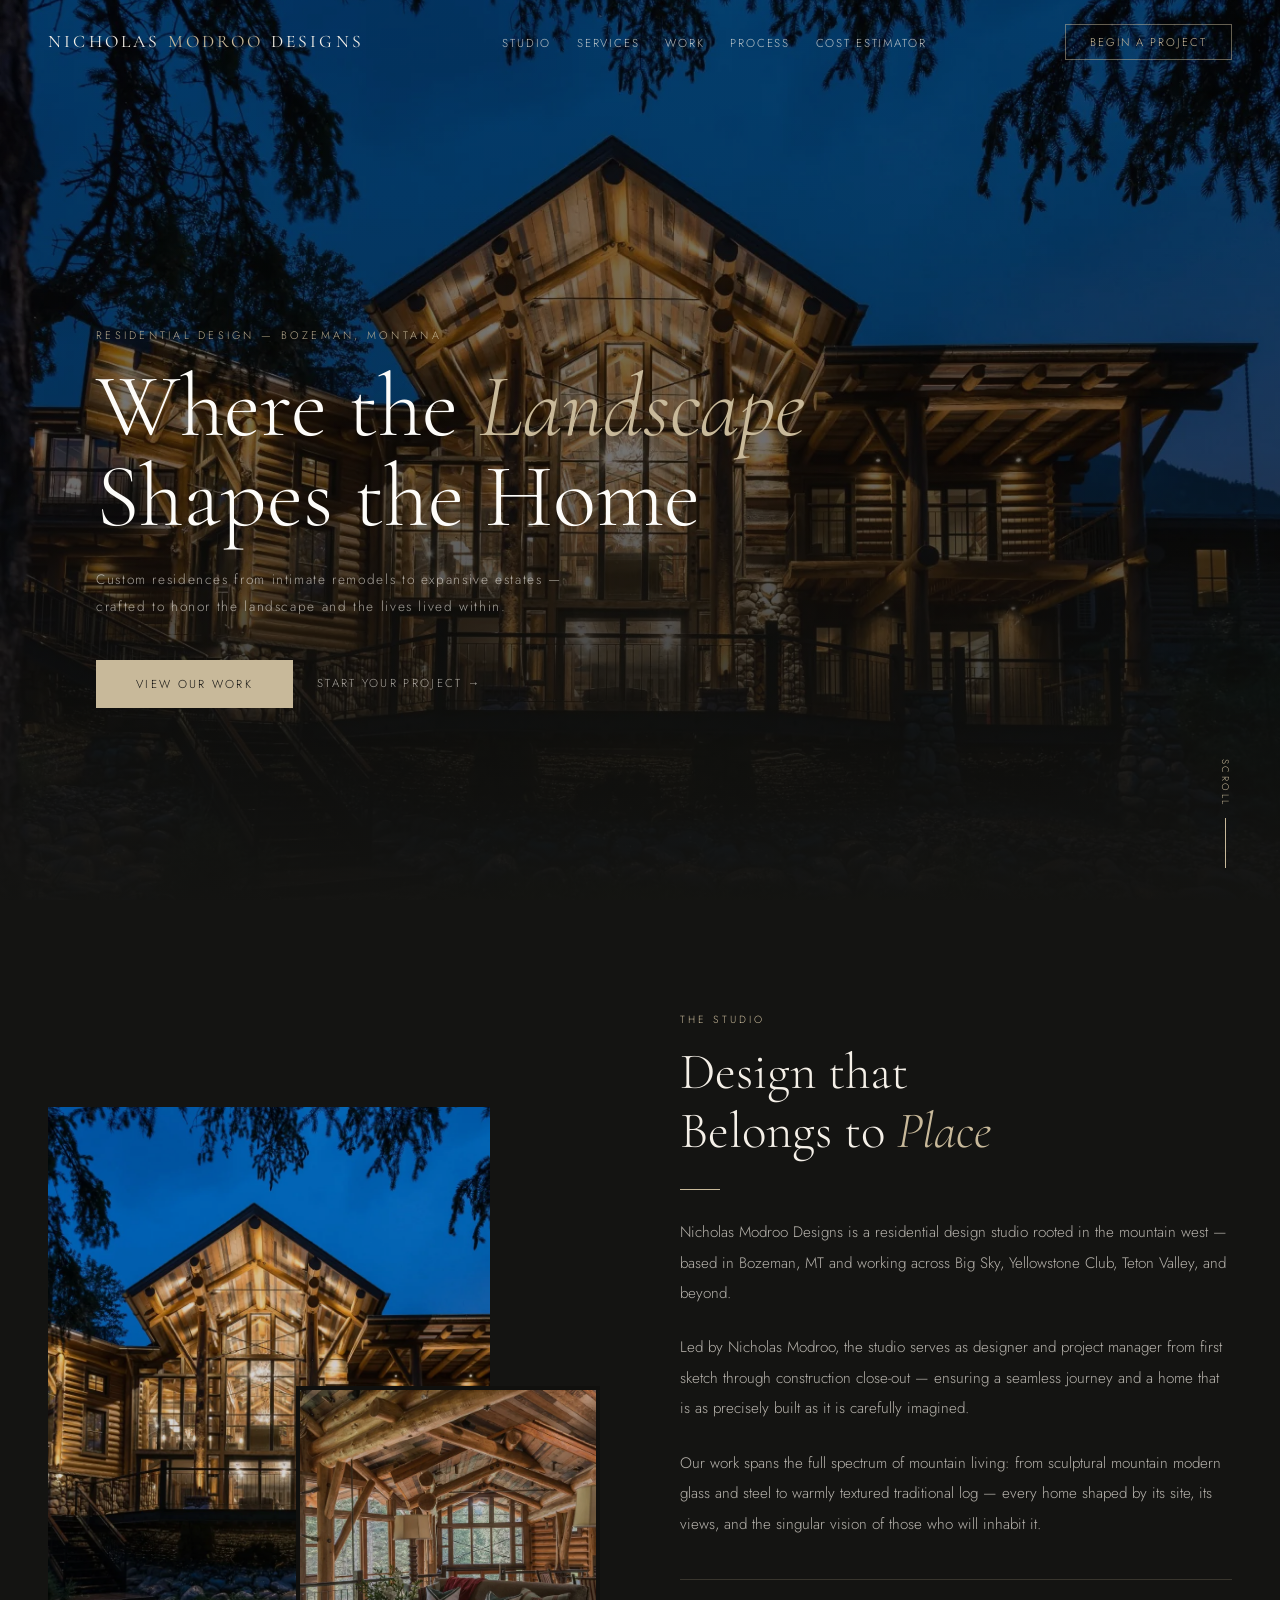
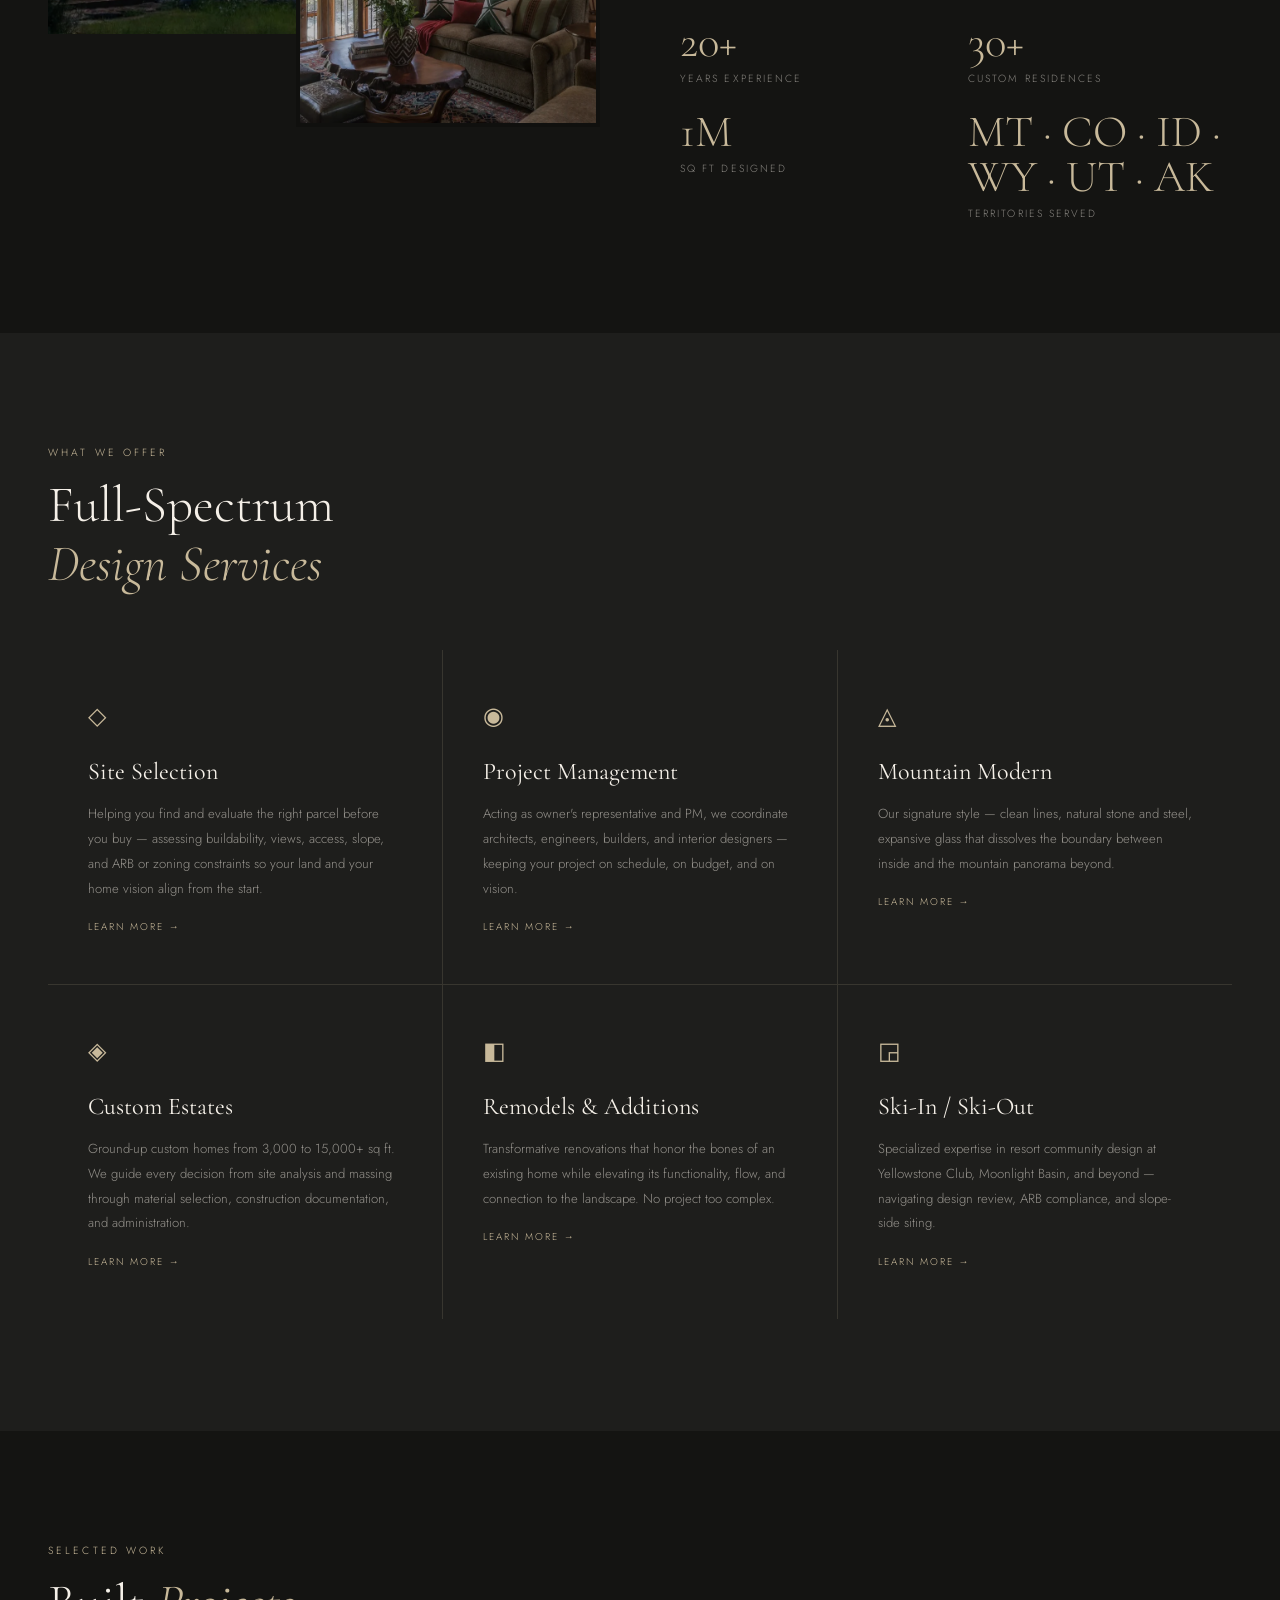
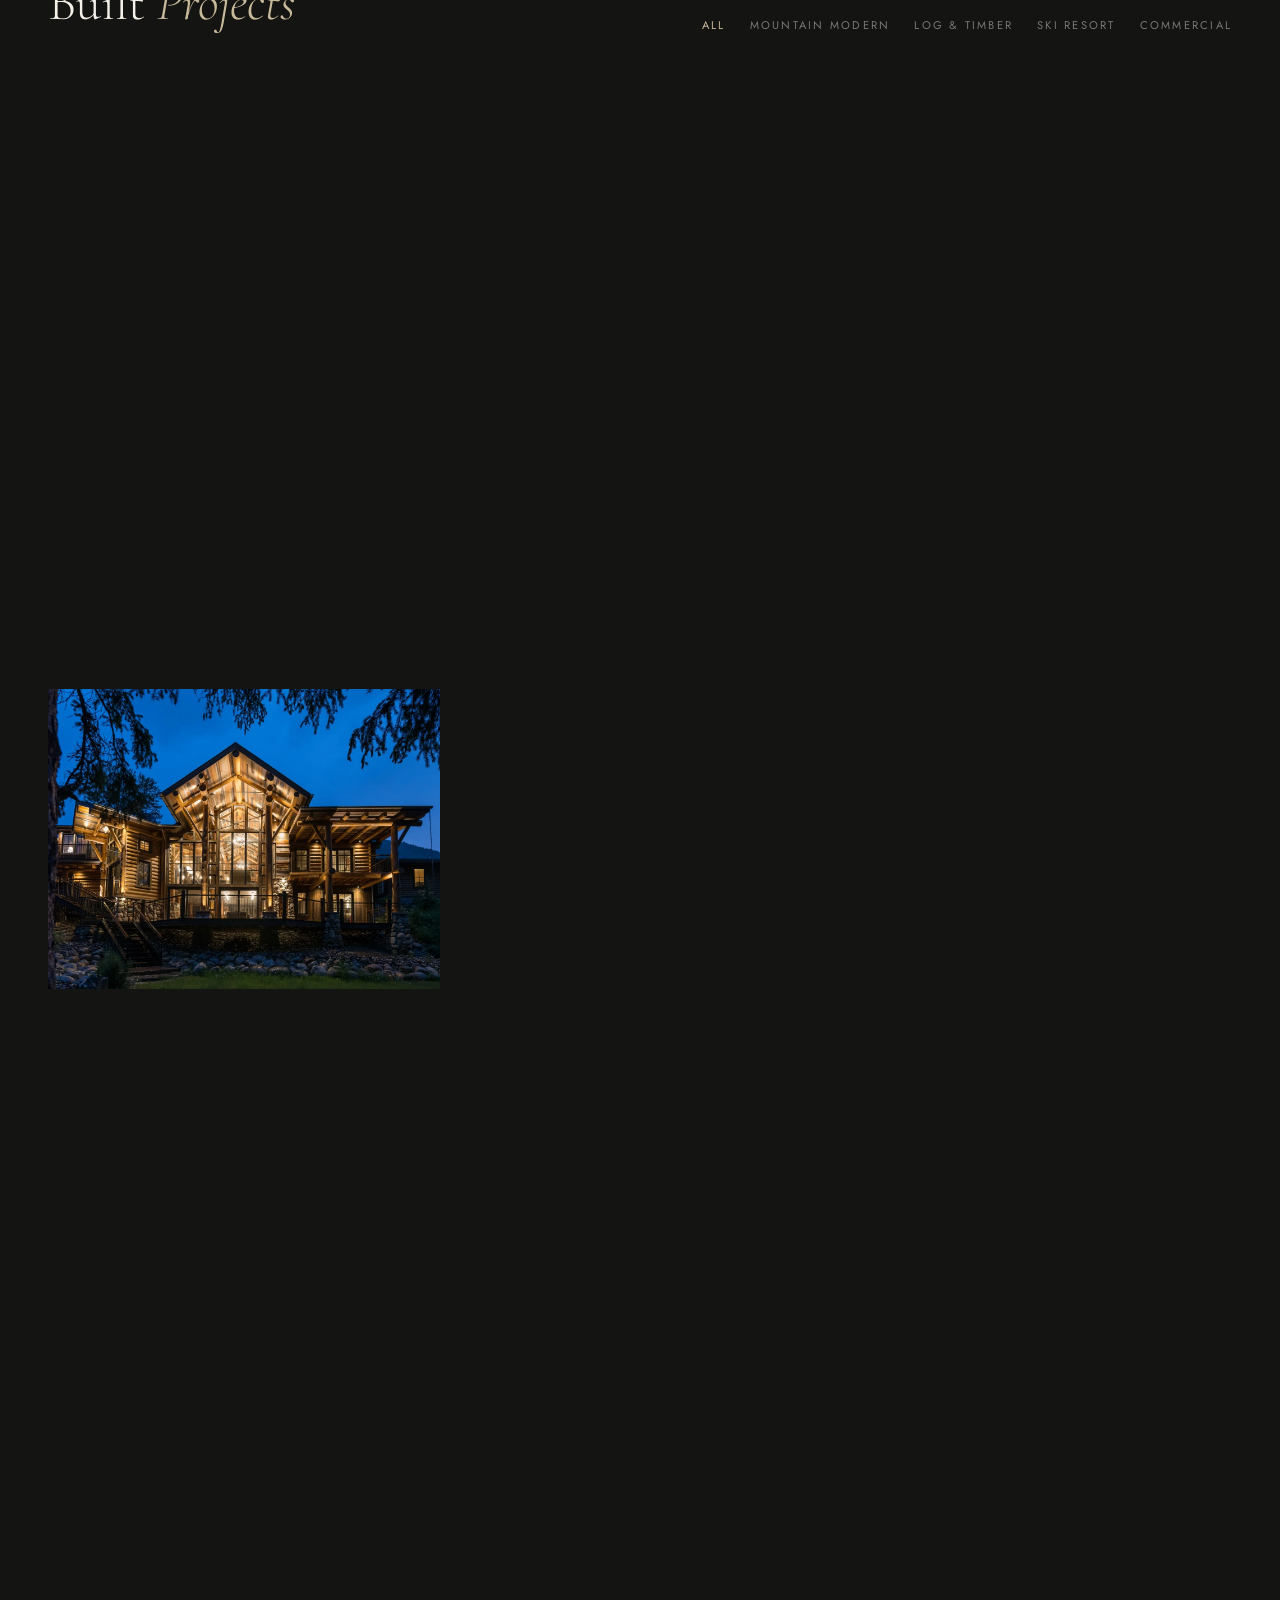
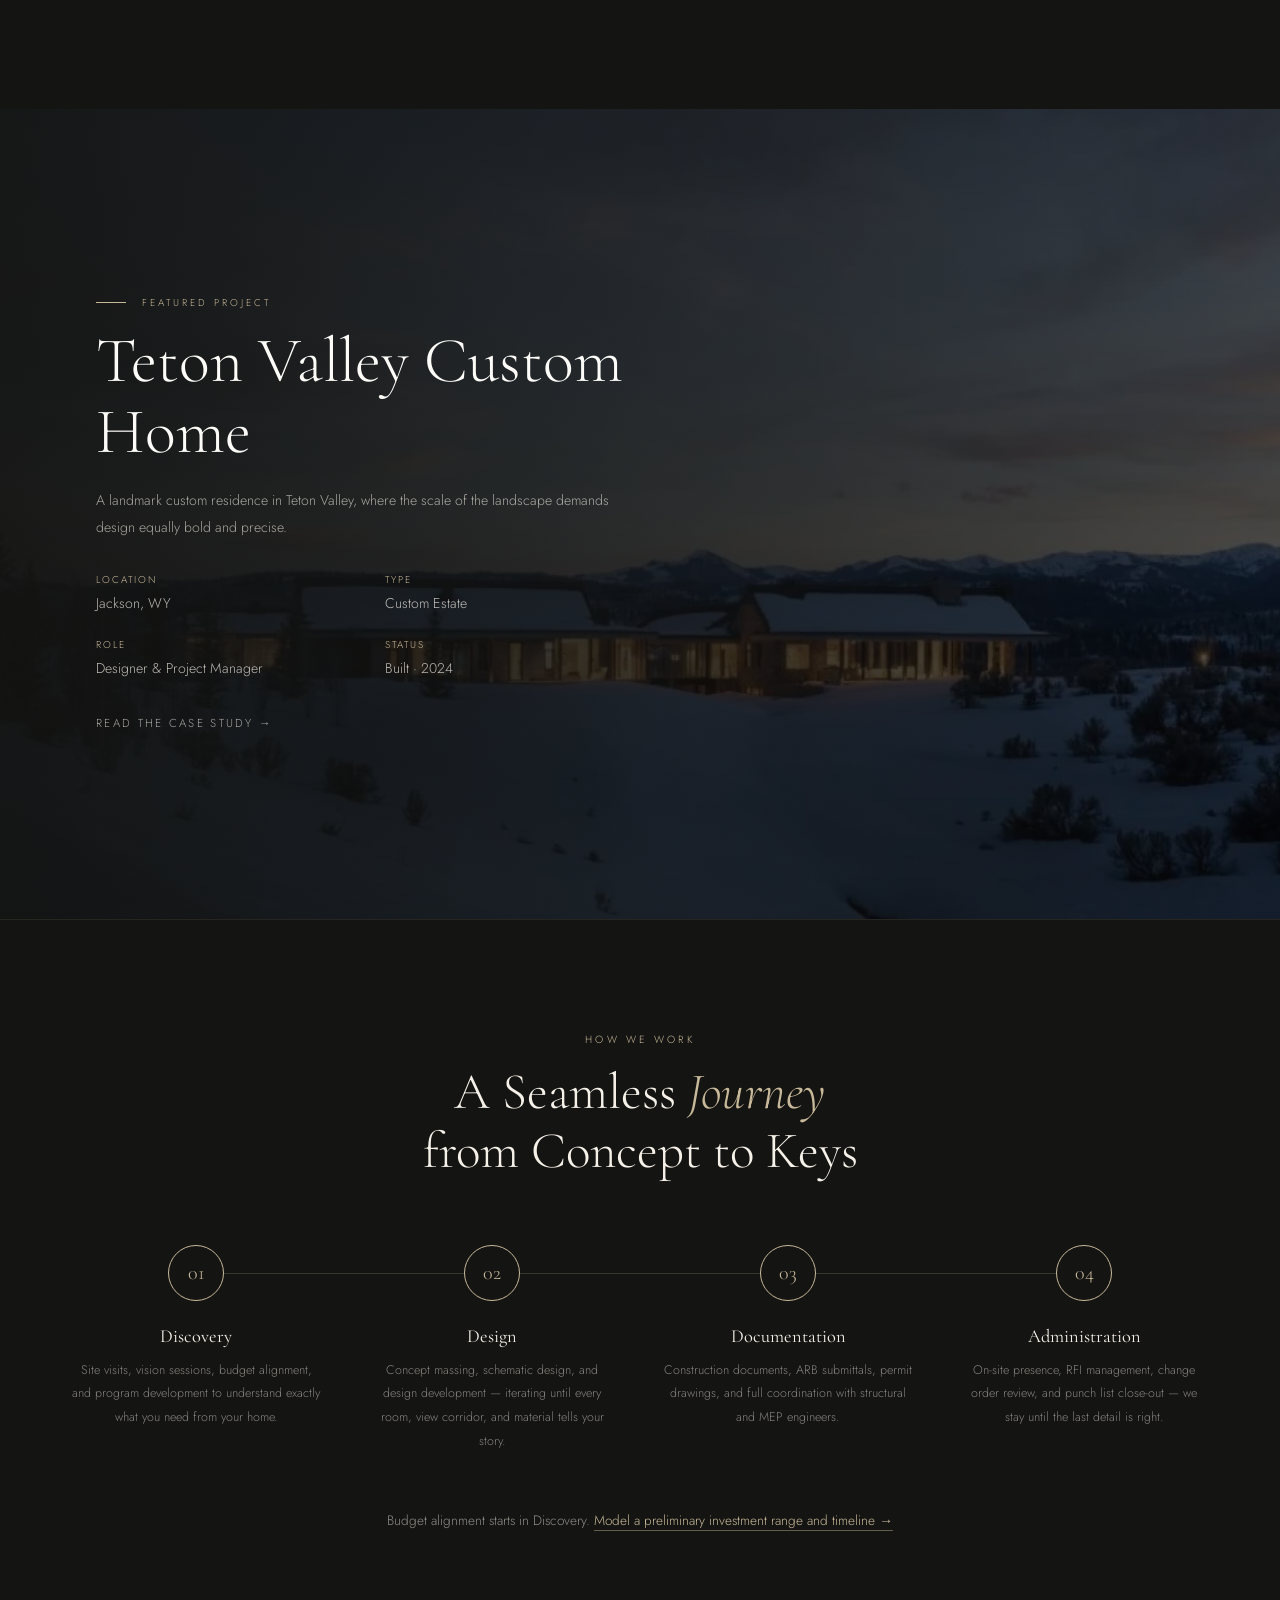
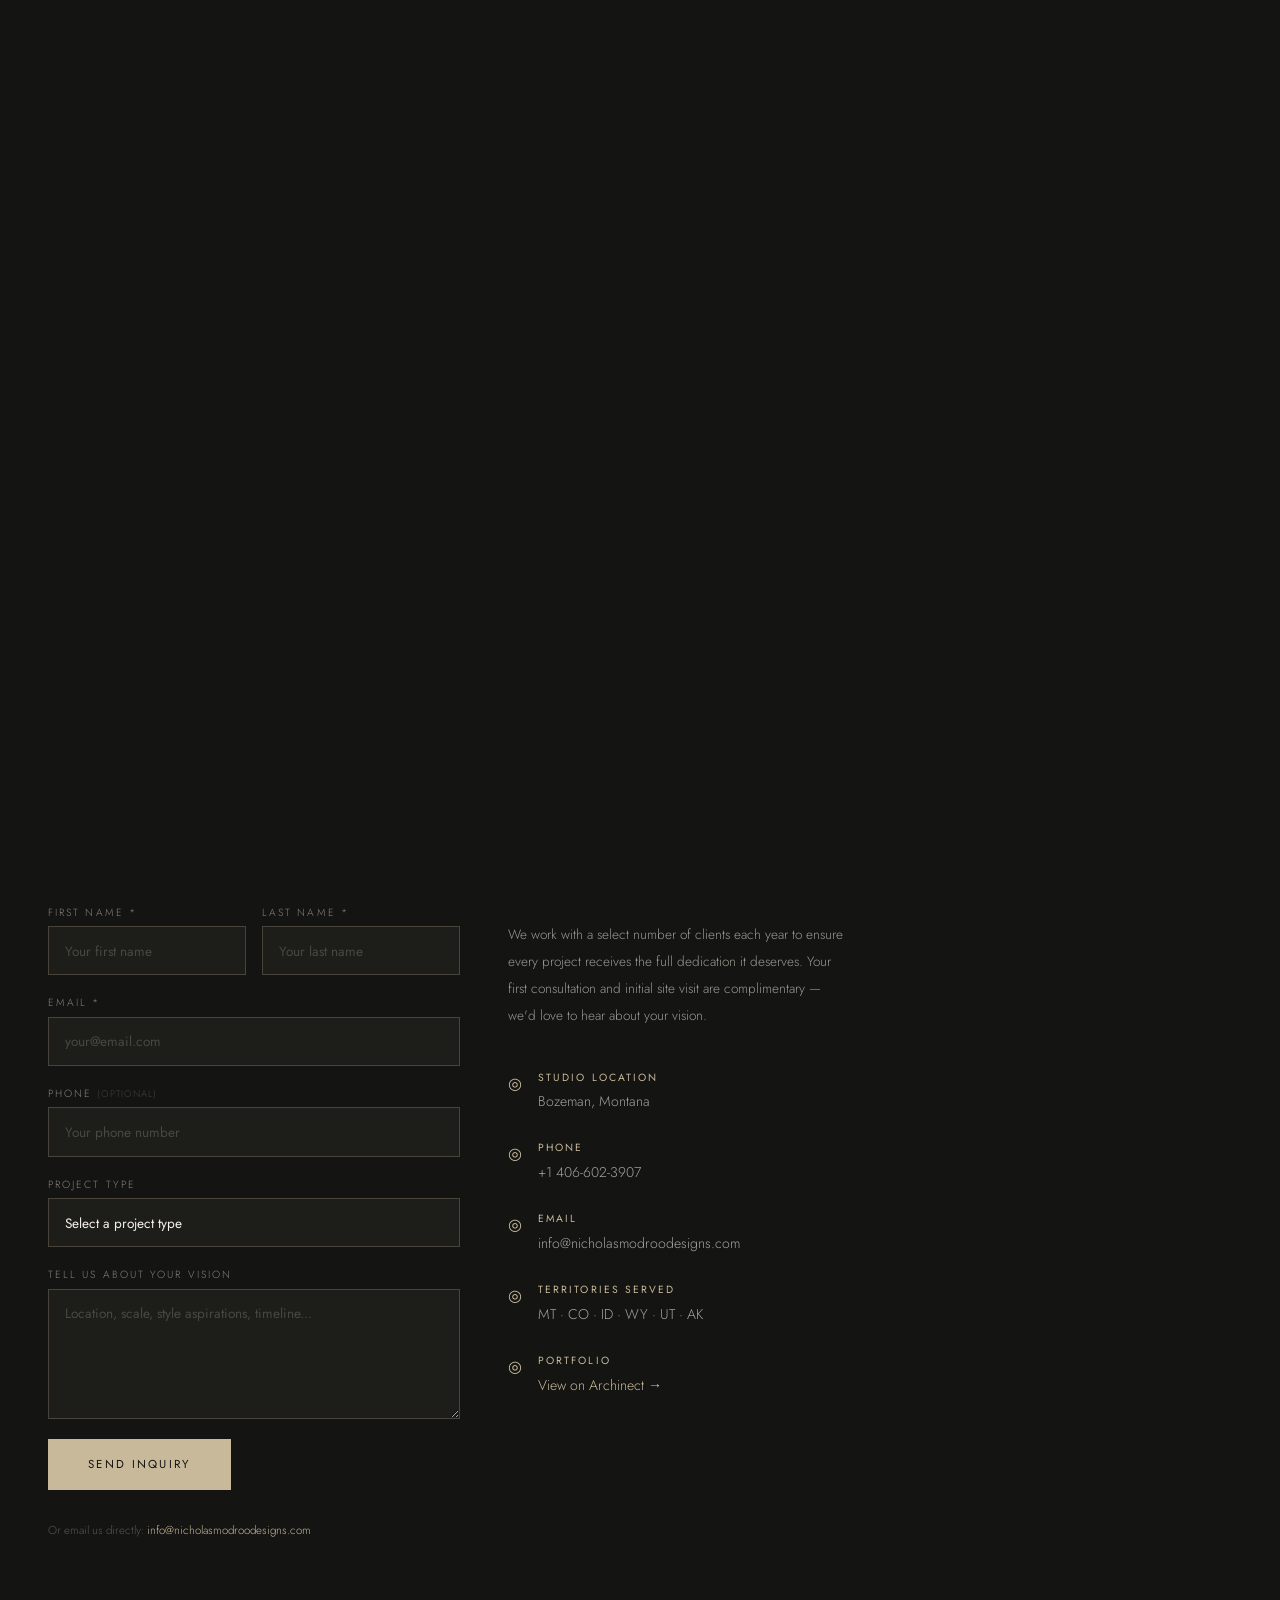
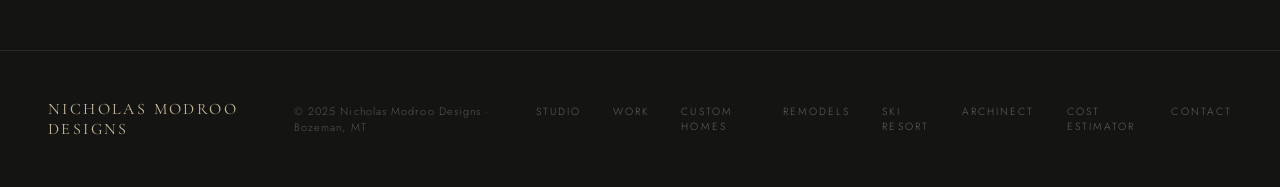
<file: index.html>
<!DOCTYPE html>
<html lang="en">
<head>
<meta charset="UTF-8">
<meta name="viewport" content="width=device-width, initial-scale=1.0">
<title>Bozeman Custom Home Designer | Nicholas Modroo Designs</title>
<meta name="description" content="Residential design studio in Bozeman, MT crafting custom homes and remodels across Big Sky, Yellowstone Club, Teton Valley and the mountain west. 20+ years of experience.">
<link rel="canonical" href="https://www.nicholasmodroodesigns.com/">
<meta name="robots" content="index, follow">
<meta name="author" content="Nicholas Modroo Designs">
<!-- Open Graph / social link previews -->
<meta property="og:type" content="website">
<meta property="og:title" content="Nicholas Modroo Designs | Custom Homes & Remodels — Bozeman, MT">
<meta property="og:description" content="Residential design rooted in the mountain west. Custom homes, remodels, and ski-resort residences across Big Sky, Yellowstone Club and beyond.">
<meta property="og:url" content="https://www.nicholasmodroodesigns.com/">
<meta property="og:site_name" content="Nicholas Modroo Designs">
<meta property="og:image" content="https://cdn.jsdelivr.net/gh/nmodroo/NicholasModrooDesigns@main/Kibler-and-Kirch_Red-Lodge-8143_300DPI%20(Large).jpg">
<meta name="twitter:card" content="summary_large_image">
<meta name="twitter:title" content="Nicholas Modroo Designs | Custom Homes & Remodels — Bozeman, MT">
<meta name="twitter:description" content="Residential design rooted in the mountain west. Custom homes, remodels, and ski-resort residences.">
<meta name="twitter:image" content="https://cdn.jsdelivr.net/gh/nmodroo/NicholasModrooDesigns@main/Kibler-and-Kirch_Red-Lodge-8143_300DPI%20(Large).jpg">
<link rel="icon" type="image/png" href="web/favicon-192.png">
<link rel="preload" as="image" href="web/Kibler-and-Kirch_Red-Lodge-8143_300DPI-Large.webp" fetchpriority="high">
<link rel="preconnect" href="https://fonts.googleapis.com">
<link rel="preconnect" href="https://fonts.gstatic.com" crossorigin>
<link href="https://fonts.googleapis.com/css2?family=Cormorant+Garamond:ital,wght@0,300;0,400;0,500;1,300;1,400&family=Jost:wght@200;300;400;500&display=swap" rel="stylesheet">
<style>
*{margin:0;padding:0;box-sizing:border-box}
:root{
  --cream:#f5f0e8;
  --stone:#c8b99a;
  --charcoal:#1e1e1c;
  --dark:#141412;
  --mid:#3a3834;
  --accent:#8a7355;
  --white:#fdfcf9;
}
html{scroll-behavior:smooth}
body{background:var(--dark);color:var(--cream);font-family:'Jost',sans-serif;font-weight:300;overflow-x:hidden}

nav{position:fixed;top:0;left:0;right:0;z-index:100;display:flex;align-items:center;justify-content:space-between;padding:1.5rem 3rem;transition:background 0.4s}
nav.scrolled{background:rgba(20,20,18,0.92);backdrop-filter:blur(12px)}
.nav-logo{font-family:'Cormorant Garamond',serif;font-size:1.1rem;font-weight:400;letter-spacing:0.18em;text-transform:uppercase;color:var(--cream)}
.nav-logo span{color:var(--stone)}
.nav-links{display:flex;gap:2.5rem;list-style:none}
.nav-links a{color:var(--cream);text-decoration:none;font-size:0.72rem;letter-spacing:0.2em;text-transform:uppercase;opacity:0.75;transition:opacity 0.2s}
.nav-links a:hover{opacity:1}
.nav-cta{font-size:0.7rem;letter-spacing:0.18em;text-transform:uppercase;border:0.5px solid rgba(200,185,154,0.5);padding:0.55rem 1.5rem;color:var(--stone);text-decoration:none;transition:all 0.25s}
.nav-cta:hover{background:var(--stone);color:var(--dark)}
.nav-phone{font-size:0.72rem;letter-spacing:0.16em;color:var(--stone);text-decoration:none;margin-right:1.5rem;opacity:0.85;transition:opacity 0.2s}
.nav-phone:hover{opacity:1}

.hero{position:relative;height:100vh;min-height:700px;display:flex;align-items:flex-end;overflow:hidden}
.hero-bg{position:absolute;inset:0;background:url('web/Kibler-and-Kirch_Red-Lodge-8143_300DPI-Large.webp') center/cover no-repeat;filter:brightness(0.55)}
.hero-overlay{position:absolute;inset:0;background:linear-gradient(to top, rgba(20,20,18,0.95) 0%, rgba(20,20,18,0.2) 50%, rgba(20,20,18,0.1) 100%)}
.hero-content{position:relative;z-index:2;padding:0 3rem 5rem;max-width:900px}
.hero-eyebrow{font-size:0.68rem;letter-spacing:0.3em;text-transform:uppercase;color:var(--stone);margin-bottom:1.2rem;opacity:0.9}
.hero-title{font-family:'Cormorant Garamond',serif;font-size:clamp(3.2rem,7vw,6.5rem);font-weight:300;line-height:1.0;color:var(--white);margin-bottom:1.5rem}
.hero-title em{font-style:italic;color:var(--stone)}
.hero-sub{font-size:0.85rem;letter-spacing:0.12em;color:rgba(245,240,232,0.65);max-width:480px;line-height:2;margin-bottom:2.5rem}
.hero-actions{display:flex;gap:1.5rem;align-items:center}
.btn-primary{background:var(--stone);color:var(--dark);text-decoration:none;font-size:0.72rem;letter-spacing:0.2em;text-transform:uppercase;padding:1rem 2.5rem;transition:all 0.25s}
.btn-primary:hover{background:var(--cream)}
.btn-ghost{color:var(--cream);text-decoration:none;font-size:0.72rem;letter-spacing:0.2em;text-transform:uppercase;opacity:0.65;border-bottom:0.5px solid transparent;padding-bottom:2px;transition:all 0.25s}
.btn-ghost:hover{opacity:1;border-bottom-color:var(--stone)}
.hero-scroll{position:absolute;bottom:2rem;right:3rem;display:flex;flex-direction:column;align-items:center;gap:0.75rem;z-index:2}
.scroll-line{width:0.5px;height:50px;background:var(--stone);animation:scrollDown 1.8s ease-in-out infinite}
.scroll-text{font-size:0.6rem;letter-spacing:0.25em;text-transform:uppercase;color:var(--stone);writing-mode:vertical-lr}
@keyframes scrollDown{0%{transform:scaleY(0);transform-origin:top}50%{transform:scaleY(1);transform-origin:top}50.001%{transform-origin:bottom}100%{transform:scaleY(0);transform-origin:bottom}}

section{padding:7rem 3rem}
.section-label{font-size:0.65rem;letter-spacing:0.3em;text-transform:uppercase;color:var(--stone);margin-bottom:1rem}
.section-title{font-family:'Cormorant Garamond',serif;font-size:clamp(2rem,4vw,3.5rem);font-weight:300;line-height:1.15;color:var(--cream)}
.section-title em{font-style:italic;color:var(--stone)}
.divider{width:40px;height:0.5px;background:var(--stone);margin:1.75rem 0}

.about-grid{display:grid;grid-template-columns:1fr 1fr;gap:5rem;align-items:center;max-width:1200px;margin:0 auto}
.about-image-stack{position:relative;height:620px}
.about-img-main{position:absolute;top:0;left:0;width:80%;height:85%;object-fit:cover;filter:brightness(0.85)}
.about-img-accent{position:absolute;bottom:0;right:0;width:55%;height:55%;object-fit:cover;filter:brightness(0.8);border:4px solid var(--dark)}
.about-text p{font-size:0.95rem;line-height:2;color:rgba(245,240,232,0.72);margin-bottom:1.5rem}
.about-stats{display:grid;grid-template-columns:1fr 1fr;gap:1.5rem;margin-top:2.5rem;border-top:0.5px solid rgba(200,185,154,0.2);padding-top:2.5rem}
.stat-num{font-family:'Cormorant Garamond',serif;font-size:2.8rem;font-weight:300;color:var(--stone);line-height:1}
.stat-label{font-size:0.65rem;letter-spacing:0.2em;text-transform:uppercase;color:rgba(245,240,232,0.5);margin-top:0.4rem}

.services{background:var(--charcoal)}
.services-grid{display:grid;grid-template-columns:repeat(3,1fr);gap:0.5px;max-width:1200px;margin:3.5rem auto 0;background:rgba(200,185,154,0.15)}
.service-card{background:var(--charcoal);padding:3rem 2.5rem;transition:background 0.3s}
.service-card:hover{background:var(--mid)}
.service-icon{font-size:1.5rem;color:var(--stone);margin-bottom:1.5rem}
.service-name{font-family:'Cormorant Garamond',serif;font-size:1.5rem;font-weight:400;color:var(--cream);margin-bottom:1rem}
.service-desc{font-size:0.82rem;line-height:1.9;color:rgba(245,240,232,0.55)}

.portfolio-header{display:flex;justify-content:space-between;align-items:flex-end;max-width:1200px;margin:0 auto 3rem}
.portfolio-filter{display:flex;gap:1.5rem}
.filter-btn{background:none;border:none;font-family:'Jost',sans-serif;font-size:0.7rem;letter-spacing:0.2em;text-transform:uppercase;color:rgba(245,240,232,0.45);cursor:pointer;padding:0;transition:color 0.2s}
.filter-btn.active,.filter-btn:hover{color:var(--stone)}
.portfolio-grid{display:grid;grid-template-columns:repeat(3,1fr);grid-auto-rows:300px;gap:4px;max-width:1200px;margin:0 auto}
.project-card{position:relative;overflow:hidden;cursor:pointer}
.project-card.wide{grid-column:span 2}
.project-card.tall{grid-row:span 2}
.project-img{width:100%;height:100%;object-fit:cover;transition:transform 0.6s ease,filter 0.4s}
.project-card:hover .project-img{transform:scale(1.04);filter:brightness(0.6)}
.project-overlay{position:absolute;inset:0;background:linear-gradient(to top,rgba(20,20,18,0.9) 0%,transparent 50%);opacity:0;transition:opacity 0.4s;display:flex;flex-direction:column;justify-content:flex-end;padding:1.75rem}
.project-card:hover .project-overlay{opacity:1}
.project-location{font-size:0.62rem;letter-spacing:0.25em;text-transform:uppercase;color:var(--stone);margin-bottom:0.5rem}
.project-name{font-family:'Cormorant Garamond',serif;font-size:1.35rem;font-weight:400;color:var(--white)}
.project-size{font-size:0.7rem;color:rgba(245,240,232,0.55);margin-top:0.3rem}
.view-gallery{font-size:0.62rem;letter-spacing:0.2em;text-transform:uppercase;color:var(--stone);margin-top:0.6rem;display:inline-flex;align-items:center;gap:0.4rem}

/* LIGHTBOX */
.lightbox{position:fixed;inset:0;z-index:1000;background:rgba(14,14,12,0.97);display:flex;flex-direction:column;align-items:center;justify-content:center;opacity:0;pointer-events:none;transition:opacity 0.35s}
.lightbox.open{opacity:1;pointer-events:all}
.lb-header{position:absolute;top:0;left:0;right:0;display:flex;align-items:center;justify-content:space-between;padding:1.5rem 2rem;z-index:2}
.lb-title-block{}
.lb-project{font-family:'Cormorant Garamond',serif;font-size:1.25rem;color:var(--cream);font-weight:300}
.lb-location{font-size:0.62rem;letter-spacing:0.25em;text-transform:uppercase;color:var(--stone);margin-top:0.2rem}
.lb-close{background:none;border:none;color:var(--cream);font-size:1.5rem;cursor:pointer;opacity:0.6;transition:opacity 0.2s;line-height:1}
.lb-close:hover{opacity:1}
.lb-body{display:flex;width:100%;height:100%;padding:5rem 2rem 3rem;gap:2.5rem;align-items:center;justify-content:center}
.lb-main{position:relative;flex:1;height:100%;display:flex;align-items:center;justify-content:center;max-height:calc(100vh - 12rem);padding:0 3.5rem}
.lb-img{max-width:100%;max-height:100%;object-fit:contain;transition:opacity 0.3s}
.lb-img.fade{opacity:0}
.lb-arrow{position:absolute;top:50%;transform:translateY(-50%);background:none;border:0.5px solid rgba(200,185,154,0.3);color:var(--cream);width:2.75rem;height:2.75rem;display:flex;align-items:center;justify-content:center;cursor:pointer;font-size:0.9rem;transition:all 0.2s;z-index:2;flex:none}
.lb-arrow:hover{background:rgba(200,185,154,0.1);border-color:var(--stone)}
.lb-prev{left:0}
.lb-next{right:0}
.lb-info{width:260px;flex:none;display:flex;flex-direction:column;gap:1.25rem;padding-bottom:1rem;overflow-y:auto;max-height:calc(100vh - 12rem)}
.lb-desc{font-size:0.82rem;line-height:1.9;color:rgba(245,240,232,0.65)}
.lb-meta{display:flex;flex-direction:column;gap:0.75rem;border-top:0.5px solid rgba(200,185,154,0.15);padding-top:1.25rem}
.lb-meta-row{}
.lb-meta-label{font-size:0.6rem;letter-spacing:0.2em;text-transform:uppercase;color:var(--stone);margin-bottom:0.2rem}
.lb-meta-val{font-size:0.8rem;color:rgba(245,240,232,0.65);line-height:1.6}
.lb-press{margin-top:0.5rem;display:flex;flex-direction:column;gap:0.5rem}
.lb-press a{font-size:0.72rem;color:var(--stone);text-decoration:none;border-bottom:0.5px solid transparent;transition:border-color 0.2s}
.lb-press a:hover{border-bottom-color:var(--stone)}
.lb-footer{position:absolute;bottom:0;left:0;right:0;display:flex;align-items:center;justify-content:center;gap:0.5rem;padding:1.25rem;z-index:2}
.lb-dot{width:5px;height:5px;border-radius:50%;background:rgba(200,185,154,0.25);cursor:pointer;transition:background 0.2s;border:none}
.lb-dot.active{background:var(--stone)}
.lb-counter{position:absolute;right:2rem;bottom:1.4rem;font-size:0.65rem;letter-spacing:0.2em;color:rgba(245,240,232,0.35)}

@media(max-width:768px){
  .lb-body{flex-direction:column;padding:4rem 1rem 0;gap:1rem}
  .lb-info{width:100%;max-height:none;flex:none}
  .lb-main{max-height:50vh;width:100%}
  .lb-arrow{width:2.25rem;height:2.25rem;font-size:0.85rem}
  .lb-prev{left:0.25rem}
  .lb-next{right:0.25rem}
}

.process{background:var(--dark);border-top:0.5px solid rgba(200,185,154,0.1)}
.process-steps{display:grid;grid-template-columns:repeat(4,1fr);gap:0;max-width:1200px;margin:4rem auto 0;position:relative}
.process-steps::before{content:'';position:absolute;top:1.75rem;left:12.5%;right:12.5%;height:0.5px;background:rgba(200,185,154,0.2)}
.process-step{text-align:center;padding:0 1.5rem}
.step-num{width:3.5rem;height:3.5rem;border-radius:50%;border:0.5px solid var(--stone);display:flex;align-items:center;justify-content:center;font-family:'Cormorant Garamond',serif;font-size:1.25rem;color:var(--stone);margin:0 auto 1.5rem;background:var(--dark);position:relative;z-index:1}
.step-name{font-family:'Cormorant Garamond',serif;font-size:1.15rem;font-weight:400;color:var(--cream);margin-bottom:0.75rem}
.step-desc{font-size:0.78rem;line-height:1.9;color:rgba(245,240,232,0.5)}

.featured{position:relative;height:90vh;overflow:hidden;display:flex;align-items:center}
.featured-bg{position:absolute;inset:0;width:100%;height:100%;object-fit:cover;filter:brightness(0.4)}
.featured-content{position:relative;z-index:2;padding:0 3rem;max-width:650px}
.featured-tag{font-size:0.62rem;letter-spacing:0.3em;text-transform:uppercase;color:var(--stone);margin-bottom:1rem;display:flex;align-items:center;gap:1rem}
.featured-tag::before{content:'';flex:none;width:30px;height:0.5px;background:var(--stone)}
.featured-title{font-family:'Cormorant Garamond',serif;font-size:clamp(2.5rem,5vw,4.5rem);font-weight:300;color:var(--white);line-height:1.1;margin-bottom:1.25rem}
.featured-details{display:grid;grid-template-columns:1fr 1fr;gap:1.5rem;margin:2rem 0}
.detail-label{font-size:0.62rem;letter-spacing:0.2em;text-transform:uppercase;color:var(--stone);margin-bottom:0.35rem}
.detail-val{font-size:0.88rem;color:rgba(245,240,232,0.75)}

.testimonial{background:var(--charcoal);text-align:center;padding:7rem 3rem}
.testimonial blockquote{font-family:'Cormorant Garamond',serif;font-size:clamp(1.5rem,3vw,2.4rem);font-weight:300;font-style:italic;color:var(--cream);max-width:820px;margin:0 auto;line-height:1.55}
.testimonial cite{display:block;margin-top:2rem;font-size:0.7rem;letter-spacing:0.25em;text-transform:uppercase;color:var(--stone);font-style:normal}

.contact-grid{display:grid;grid-template-columns:1fr 1fr 1fr;gap:3rem;max-width:1200px;margin:0 auto;align-items:start}
.contact-form{display:flex;flex-direction:column;gap:1.25rem}
.form-row{display:grid;grid-template-columns:1fr 1fr;gap:1rem}
.form-field{display:flex;flex-direction:column;gap:0.4rem}
.form-label{font-size:0.65rem;letter-spacing:0.2em;text-transform:uppercase;color:rgba(245,240,232,0.5)}
.form-input{background:rgba(245,240,232,0.04);border:0.5px solid rgba(200,185,154,0.25);color:var(--cream);padding:0.85rem 1rem;font-family:'Jost',sans-serif;font-size:0.85rem;outline:none;transition:border-color 0.2s}
.form-input:focus{border-color:var(--stone)}
.form-input::placeholder{color:rgba(245,240,232,0.2)}
.form-input option{background:var(--charcoal);color:var(--cream)}
.form-input.textarea{min-height:130px;resize:vertical}
.form-submit{background:var(--stone);color:var(--dark);border:none;font-family:'Jost',sans-serif;font-size:0.72rem;letter-spacing:0.2em;text-transform:uppercase;padding:1.1rem 2.5rem;cursor:pointer;width:fit-content;transition:background 0.25s}
.form-submit:hover{background:var(--cream)}
.form-submit:disabled{opacity:0.6;cursor:wait}
.form-error{font-size:0.8rem;line-height:1.7;color:#e8b4a0;border:0.5px solid rgba(232,180,160,0.4);padding:0.85rem 1rem}
.form-error a{color:var(--cream)}
.contact-info{padding-top:1rem}
.contact-info p{font-size:0.85rem;line-height:2;color:rgba(245,240,232,0.6);margin-bottom:2.5rem}
.contact-detail{display:flex;align-items:flex-start;gap:1rem;margin-bottom:1.75rem}
.contact-icon{color:var(--stone);font-size:1rem;margin-top:2px;flex:none}
.contact-detail-text strong{display:block;font-size:0.65rem;letter-spacing:0.2em;text-transform:uppercase;color:var(--stone);margin-bottom:0.3rem;font-weight:400}
.contact-detail-text span{font-size:0.88rem;color:rgba(245,240,232,0.65)}

footer{background:var(--dark);border-top:0.5px solid rgba(200,185,154,0.12);padding:3rem;display:flex;align-items:center;justify-content:space-between}
.footer-logo{font-family:'Cormorant Garamond',serif;font-size:1rem;font-weight:400;letter-spacing:0.15em;text-transform:uppercase;color:var(--stone)}
.footer-copy{font-size:0.68rem;letter-spacing:0.1em;color:rgba(245,240,232,0.3)}
.footer-links{display:flex;gap:2rem}
.footer-links a{font-size:0.65rem;letter-spacing:0.2em;text-transform:uppercase;color:rgba(245,240,232,0.35);text-decoration:none;transition:color 0.2s}
.footer-links a:hover{color:var(--stone)}

.fade-in{opacity:0;transform:translateY(28px);transition:opacity 0.8s ease,transform 0.8s ease}
.fade-in.visible{opacity:1;transform:none}

/* HAMBURGER */
.nav-hamburger{display:none;flex-direction:column;gap:5px;cursor:pointer;background:none;border:none;padding:4px}
.nav-hamburger span{display:block;width:24px;height:1px;background:var(--cream);transition:all 0.3s}
.nav-hamburger.open span:nth-child(1){transform:translateY(6px) rotate(45deg)}
.nav-hamburger.open span:nth-child(2){opacity:0}
.nav-hamburger.open span:nth-child(3){transform:translateY(-6px) rotate(-45deg)}
.nav-mobile-menu{display:none;position:fixed;inset:0;top:0;background:rgba(20,20,18,0.98);z-index:99;flex-direction:column;align-items:center;justify-content:center;gap:2.5rem}
.nav-mobile-menu.open{display:flex}
.nav-mobile-menu a{font-family:'Cormorant Garamond',serif;font-size:2rem;font-weight:300;color:var(--cream);text-decoration:none;letter-spacing:0.1em}
.nav-mobile-menu a:hover{color:var(--stone)}
.nav-mobile-cta{font-size:0.75rem;letter-spacing:0.2em;text-transform:uppercase;border:0.5px solid rgba(200,185,154,0.5);padding:0.75rem 2rem;color:var(--stone);text-decoration:none;margin-top:1rem}

@media(max-width:768px){
  nav{padding:1.25rem 1.5rem}
  .nav-links{display:none}
  .nav-cta{display:none}
  .nav-phone{display:none}
  .nav-hamburger{display:flex;z-index:101;position:relative}

  .hero{min-height:100svh}
  .hero-content{padding:0 1.5rem 4rem}
  .hero-scroll{display:none}

  section{padding:5rem 1.5rem}

  .about-grid{grid-template-columns:1fr;gap:3rem}
  .about-image-stack{height:320px}
  .about-img-main{width:85%;height:90%}
  .about-img-accent{width:50%;height:50%}
  .about-stats{grid-template-columns:1fr 1fr}
  .stat-num{font-size:2rem}

  .services-grid{grid-template-columns:1fr}

  .portfolio-header{flex-direction:column;align-items:flex-start;gap:1.5rem}
  .portfolio-filter{flex-wrap:wrap;gap:1rem}
  .portfolio-grid{grid-template-columns:1fr 1fr;grid-auto-rows:200px}
  .project-card.wide{grid-column:span 2}
  .project-card.tall{grid-row:span 1}
  .project-overlay{opacity:1;background:linear-gradient(to top,rgba(20,20,18,0.85) 0%,transparent 60%)}

  .process-steps{grid-template-columns:1fr 1fr;gap:2.5rem}
  .process-steps::before{display:none}

  .featured{height:70vh}
  .featured-content{padding:0 1.5rem;max-width:100%}
  .featured-details{grid-template-columns:1fr 1fr;gap:1rem}

  .testimonial{padding:5rem 1.5rem}

  .contact-grid{grid-template-columns:1fr;gap:3rem}
  .contact-grid .fade-in:last-child{display:none}
  .form-row{grid-template-columns:1fr}

  footer{flex-direction:column;gap:1.5rem;text-align:center;padding:2rem 1.5rem}
  .footer-links{flex-wrap:wrap;justify-content:center;gap:1.5rem}

  .lb-main{padding:4rem 3.5rem 3rem}
  .lb-arrow{width:2.25rem;height:2.25rem;font-size:0.85rem}
  .lb-prev{left:0.5rem}
  .lb-next{right:0.5rem}
  .lb-header{padding:1rem 1.25rem}
  .lb-project{font-size:1rem}
}


.inline-link{color:var(--stone);text-decoration:none;border-bottom:0.5px solid rgba(200,185,154,0.45);transition:border-color 0.2s,color 0.2s}
.inline-link:hover{color:var(--cream);border-bottom-color:var(--cream)}
/* process steps were ~10px wider than small phone screens */
@media(max-width:768px){.process-steps{gap:2rem 1rem}.process-step{padding:0 0.25rem;min-width:0}}
/* mobile menu: scroll instead of clipping on short / landscape screens */
.nav-mobile-menu{overflow-y:auto;justify-content:safe center;padding:4.5rem 0 1.5rem}
@media(max-height:720px){.nav-mobile-menu{gap:1.9rem}}
@media(max-height:560px){.nav-mobile-menu{gap:0.9rem;padding-top:4rem}.nav-mobile-menu a{font-size:1.35rem}}
/* nav spacing with the added Cost Estimator link */
.nav-phone{margin-left:1.75rem}
@media(max-width:1366px){.nav-links{gap:1.6rem}.nav-links a{letter-spacing:0.16em}}
@media(max-width:1320px){.nav-phone{display:none}}
@media(max-width:1150px){.nav-links,.nav-cta,.nav-phone{display:none}.nav-hamburger{display:flex;z-index:101;position:relative}}
</style>
<!-- LocalBusiness structured data -->
<script type="application/ld+json">
{
  "@context": "https://schema.org",
  "@type": "GeneralContractor",
  "name": "Nicholas Modroo Designs",
  "description": "Residential design studio in Bozeman, Montana, specializing in custom mountain homes, remodels, and ski-resort residences across the mountain west.",
  "url": "https://www.nicholasmodroodesigns.com/",
  "telephone": "+1-406-602-3907",
  "email": "info@nicholasmodroodesigns.com",
  "image": "https://cdn.jsdelivr.net/gh/nmodroo/NicholasModrooDesigns@main/Kibler-and-Kirch_Red-Lodge-8143_300DPI%20(Large).jpg",
  "address": { "@type": "PostalAddress", "addressLocality": "Bozeman", "addressRegion": "MT", "addressCountry": "US" },
  "areaServed": [
    { "@type": "State", "name": "Montana" },
    { "@type": "State", "name": "Wyoming" },
    { "@type": "State", "name": "Idaho" },
    { "@type": "State", "name": "Colorado" },
    { "@type": "State", "name": "Utah" },
    { "@type": "State", "name": "Alaska" }
  ],
  "knowsAbout": ["Custom home design", "Residential remodels", "Mountain modern design", "Log and timber homes", "Ski-in/ski-out residences"],
  "founder": { "@type": "Person", "name": "Nicholas Modroo" }
}
</script>
<!-- Google Analytics 4 -->
<script async src="https://www.googletagmanager.com/gtag/js?id=G-BS2J5CHZ89"></script>
<script>
  window.dataLayer = window.dataLayer || [];
  function gtag(){dataLayer.push(arguments);}
  gtag('js', new Date());
  gtag('config', 'G-BS2J5CHZ89');
</script>
</head>
<body>

<nav id="nav">
  <div class="nav-logo">Nicholas <span>Modroo</span> Designs</div>
  <ul class="nav-links">
    <li><a href="#about">Studio</a></li>
    <li><a href="#services">Services</a></li>
    <li><a href="#portfolio">Work</a></li>
    <li><a href="#process">Process</a></li>
    <li><a href="cost-estimator.html">Cost Estimator</a></li>
  </ul>
  <a href="tel:+14066023907" class="nav-phone">406-602-3907</a>
  <a href="#contact" class="nav-cta">Begin a Project</a>
  <button class="nav-hamburger" id="hamburger" aria-label="Menu">
    <span></span><span></span><span></span>
  </button>
</nav>

<div class="nav-mobile-menu" id="mobileMenu">
  <a href="#about" class="mobile-link">Studio</a>
  <a href="#services" class="mobile-link">Services</a>
  <a href="#portfolio" class="mobile-link">Work</a>
  <a href="#process" class="mobile-link">Process</a>
  <a href="cost-estimator.html" class="mobile-link">Cost Estimator</a>
  <a href="tel:+14066023907" class="mobile-link" style="font-family:'Cormorant Garamond',serif;font-size:1.5rem;color:var(--stone)">406-602-3907</a>
  <a href="#contact" class="nav-mobile-cta mobile-link">Begin a Project</a>
</div>

<section class="hero" id="home">
  <div class="hero-bg"></div>
  <div class="hero-overlay"></div>
  <div class="hero-content fade-in visible">
    <div class="hero-eyebrow">Residential Design — Bozeman, Montana</div>
    <h1 class="hero-title">Where the <em>Landscape</em><br>Shapes the Home</h1>
    <p class="hero-sub">Custom residences from intimate remodels to expansive estates — crafted to honor the landscape and the lives lived within.</p>
    <div class="hero-actions">
      <a href="#portfolio" class="btn-primary">View Our Work</a>
      <a href="#contact" class="btn-ghost">Start Your Project →</a>
    </div>
  </div>
  <div class="hero-scroll">
    <span class="scroll-text">Scroll</span>
    <div class="scroll-line"></div>
  </div>
</section>

<section id="about" style="background:var(--dark)">
  <div class="about-grid">
    <div class="about-image-stack fade-in">
      <img srcset="web/Kibler-and-Kirch_Red-Lodge-8143_300DPI-Large-1200.webp 1200w, web/Kibler-and-Kirch_Red-Lodge-8143_300DPI-Large.webp 1398w" sizes="(max-width: 768px) 100vw, 800px" loading="lazy" decoding="async" class="about-img-main" src="web/Kibler-and-Kirch_Red-Lodge-8143_300DPI-Large.webp" alt="Creekside log and timber custom home exterior, Rock Creek, Red Lodge MT">
      <img srcset="web/KIBLER-AND-KIRCH_RED-LODGE-024-HDR_300DPI-Large-1200.webp 1200w, web/KIBLER-AND-KIRCH_RED-LODGE-024-HDR_300DPI-Large.webp 1618w" sizes="(max-width: 768px) 100vw, 800px" loading="lazy" decoding="async" class="about-img-accent" src="web/KIBLER-AND-KIRCH_RED-LODGE-024-HDR_300DPI-Large.webp" alt="Warm timber-framed great room interior, Red Lodge Montana custom home">
    </div>
    <div class="about-text fade-in">
      <div class="section-label">The Studio</div>
      <h2 class="section-title">Design that<br>Belongs to <em>Place</em></h2>
      <div class="divider"></div>
      <p>Nicholas Modroo Designs is a residential design studio rooted in the mountain west — based in Bozeman, MT and working across Big Sky, Yellowstone Club, Teton Valley, and beyond.</p>
      <p>Led by Nicholas Modroo, the studio serves as designer and project manager from first sketch through construction close-out — ensuring a seamless journey and a home that is as precisely built as it is carefully imagined.</p>
      <p>Our work spans the full spectrum of mountain living: from sculptural mountain modern glass and steel to warmly textured traditional log — every home shaped by its site, its views, and the singular vision of those who will inhabit it.</p>
      <div class="about-stats">
        <div><div class="stat-num">20+</div><div class="stat-label">Years Experience</div></div>
        <div><div class="stat-num">30+</div><div class="stat-label">Custom Residences</div></div>
        <div><div class="stat-num">1M</div><div class="stat-label">Sq Ft Designed</div></div>
        <div><div class="stat-num">MT · CO · ID · WY · UT · AK</div><div class="stat-label">Territories Served</div></div>
      </div>
    </div>
  </div>
</section>

<section class="services" id="services">
  <div style="max-width:1200px;margin:0 auto">
    <div class="fade-in">
      <div class="section-label">What We Offer</div>
      <h2 class="section-title">Full-Spectrum<br><em>Design Services</em></h2>
    </div>
        <div class="services-grid">
      <a class="service-card fade-in" href="site-selection.html" style="text-decoration:none;color:inherit;display:block"><div class="service-icon">◇</div><div class="service-name">Site Selection</div><p class="service-desc">Helping you find and evaluate the right parcel before you buy — assessing buildability, views, access, slope, and ARB or zoning constraints so your land and your home vision align from the start.</p><span style="display:inline-block;margin-top:1.1rem;font-size:0.62rem;letter-spacing:0.2em;text-transform:uppercase;color:var(--stone)">Learn more &#8594;</span></a>
      <a class="service-card fade-in" href="project-management.html" style="text-decoration:none;color:inherit;display:block"><div class="service-icon">◉</div><div class="service-name">Project Management</div><p class="service-desc">Acting as owner's representative and PM, we coordinate architects, engineers, builders, and interior designers — keeping your project on schedule, on budget, and on vision.</p><span style="display:inline-block;margin-top:1.1rem;font-size:0.62rem;letter-spacing:0.2em;text-transform:uppercase;color:var(--stone)">Learn more &#8594;</span></a>
      <a class="service-card fade-in" href="mountain-modern.html" style="text-decoration:none;color:inherit;display:block"><div class="service-icon">◬</div><div class="service-name">Mountain Modern</div><p class="service-desc">Our signature style — clean lines, natural stone and steel, expansive glass that dissolves the boundary between inside and the mountain panorama beyond.</p><span style="display:inline-block;margin-top:1.1rem;font-size:0.62rem;letter-spacing:0.2em;text-transform:uppercase;color:var(--stone)">Learn more &#8594;</span></a>
      <a class="service-card fade-in" href="custom-homes.html" style="text-decoration:none;color:inherit;display:block"><div class="service-icon">◈</div><div class="service-name">Custom Estates</div><p class="service-desc">Ground-up custom homes from 3,000 to 15,000+ sq ft. We guide every decision from site analysis and massing through material selection, construction documentation, and administration.</p><span style="display:inline-block;margin-top:1.1rem;font-size:0.62rem;letter-spacing:0.2em;text-transform:uppercase;color:var(--stone)">Learn more &#8594;</span></a>
      <a class="service-card fade-in" href="remodels.html" style="text-decoration:none;color:inherit;display:block"><div class="service-icon">◧</div><div class="service-name">Remodels & Additions</div><p class="service-desc">Transformative renovations that honor the bones of an existing home while elevating its functionality, flow, and connection to the landscape. No project too complex.</p><span style="display:inline-block;margin-top:1.1rem;font-size:0.62rem;letter-spacing:0.2em;text-transform:uppercase;color:var(--stone)">Learn more &#8594;</span></a>
      <a class="service-card fade-in" href="ski-resort-homes.html" style="text-decoration:none;color:inherit;display:block"><div class="service-icon">◲</div><div class="service-name">Ski-In / Ski-Out</div><p class="service-desc">Specialized expertise in resort community design at Yellowstone Club, Moonlight Basin, and beyond — navigating design review, ARB compliance, and slope-side siting.</p><span style="display:inline-block;margin-top:1.1rem;font-size:0.62rem;letter-spacing:0.2em;text-transform:uppercase;color:var(--stone)">Learn more &#8594;</span></a>
    </div>
  </div>
</section>

<section id="portfolio" style="background:var(--dark);padding-top:7rem;padding-bottom:7rem">
  <div class="portfolio-header fade-in">
    <div>
      <div class="section-label">Selected Work</div>
      <h2 class="section-title">Built <em>Projects</em></h2>
    </div>
    <div class="portfolio-filter">
      <button class="filter-btn active">All</button>
      <button class="filter-btn">Mountain Modern</button>
      <button class="filter-btn">Log & Timber</button>
      <button class="filter-btn">Ski Resort</button>
      <button class="filter-btn">Commercial</button>
    </div>
  </div>
  <div class="portfolio-grid fade-in">
    <div class="project-card wide" data-category="mountain-modern" onclick="openLightbox('yc724')">
      <img srcset="web/YC724-1-1200.webp 1200w, web/YC724-1.webp 1276w" sizes="(max-width: 768px) 100vw, 800px" loading="lazy" decoding="async" class="project-img" src="web/YC724-1.webp" alt="Mountain modern custom residence exterior, Yellowstone Club, Big Sky MT">
      <div class="project-overlay">
        <div class="project-location">Big Sky, MT — Yellowstone Club</div>
        <div class="project-name">YC 724 Custom</div>
        <div class="project-size">11,500 sq ft · Custom Residence</div>
      </div>
    </div>
    <div class="project-card tall" data-category="mountain-modern ski-resort" onclick="openLightbox('mountainveil')">
      <img srcset="web/DJI_0018-Driveway-2-min-2048x1151-1200.webp 1200w, web/DJI_0018-Driveway-2-min-2048x1151.webp 2048w" sizes="(max-width: 768px) 100vw, 800px" loading="lazy" decoding="async" class="project-img" src="web/DJI_0018-Driveway-2-min-2048x1151.webp" alt="Ski-in ski-out mountain home approach, Mountain Veil, Moonlight Basin MT">
      <div class="project-overlay">
        <div class="project-location">Big Sky, MT — Moonlight Basin</div>
        <div class="project-name">Mountain Veil</div>
        <div class="project-size">Ski-in / Ski-out · 2023</div>
      </div>
    </div>
    <div class="project-card" data-category="mountain-modern ski-resort" onclick="openLightbox('moonlight')">
      <img srcset="web/WKP-Brown-HR-13-Large-1200.webp 1200w, web/WKP-Brown-HR-13-Large.webp 1620w" sizes="(max-width: 768px) 100vw, 800px" loading="lazy" decoding="async" class="project-img" src="web/WKP-Brown-HR-13-Large.webp" alt="10,500 sq ft ski-in/ski-out custom home, Moonlight Basin, Big Sky MT">
      <div class="project-overlay">
        <div class="project-location">Big Sky, MT — Moonlight Basin</div>
        <div class="project-name">Moonlight Custom Home</div>
        <div class="project-size">10,500 sq ft · Ski-in/Ski-out</div>
      </div>
    </div>
    <div class="project-card" data-category="mountain-modern log-timber ski-resort" onclick="openLightbox('roamingbear')">
      <img srcset="web/WKP-Cowles-LR-16-1200.webp 1200w, web/WKP-Cowles-LR-16.webp 1400w" sizes="(max-width: 768px) 100vw, 800px" loading="lazy" decoding="async" class="project-img" src="web/WKP-Cowles-LR-16.webp" alt="Custom residence, YC Roaming Bear, Yellowstone Club Big Sky MT">
      <div class="project-overlay">
        <div class="project-location">Big Sky, MT — Yellowstone Club</div>
        <div class="project-name">YC Roaming Bear</div>
        <div class="project-size">Custom Residence</div>
      </div>
    </div>
    <div class="project-card" data-category="log-timber" onclick="openLightbox('rockcreek')">
      <img srcset="web/Kibler-and-Kirch_Red-Lodge-8143_300DPI-Large-1200.webp 1200w, web/Kibler-and-Kirch_Red-Lodge-8143_300DPI-Large.webp 1398w" sizes="(max-width: 768px) 100vw, 800px" loading="lazy" decoding="async" class="project-img" src="web/Kibler-and-Kirch_Red-Lodge-8143_300DPI-Large.webp" alt="Creekside log cabin exterior, Rock Creek, Red Lodge MT">
      <div class="project-overlay">
        <div class="project-location">Red Lodge, MT</div>
        <div class="project-name">Rock Creek Log Cabin</div>
        <div class="project-size">5,800 sq ft · Creekside · 2016</div>
      </div>
    </div>
    <div class="project-card wide" data-category="mountain-modern" onclick="openLightbox('teton')">
      <img loading="lazy" decoding="async" class="project-img" src="web/TetonCustom1.webp" alt="Custom mountain estate exterior, Teton Valley, Jackson WY">
      <div class="project-overlay">
        <div class="project-location">Jackson, WY</div>
        <div class="project-name">Teton Valley Custom Home</div>
        <div class="project-size">Custom Estate · View Gallery →</div>
      </div>
    </div>
    <div class="project-card tall" data-category="mountain-modern ski-resort" onclick="openLightbox('jackcreek')">
      <img srcset="web/Jack-Creek-7-Zakara-Photography-LowRes-Image-01-1200.webp 1200w, web/Jack-Creek-7-Zakara-Photography-LowRes-Image-01.webp 1967w" sizes="(max-width: 768px) 100vw, 800px" loading="lazy" decoding="async" class="project-img" src="web/Jack-Creek-7-Zakara-Photography-LowRes-Image-01.webp" alt="Mountain modern slope-side cabins, Jack Creek, Moonlight Basin Big Sky MT">
      <div class="project-overlay">
        <div class="project-location">Big Sky, MT — Moonlight Basin</div>
        <div class="project-name">Jack Creek Cabins</div>
        <div class="project-size">Mountain Modern · Ski Area</div>
      </div>
    </div>
    <div class="project-card" data-category="log-timber" onclick="openLightbox('majestic')">
      <img loading="lazy" decoding="async" class="project-img" src="web/558423808.webp" alt="Log and timber heli-ski lodge, Glacier View Alaska">
      <div class="project-overlay">
        <div class="project-location">Glacier View, AK</div>
        <div class="project-name">Majestic Heli Ski Lodge</div>
        <div class="project-size">Log & Timber</div>
      </div>
    </div>
    <div class="project-card" data-category="mountain-modern ski-resort" onclick="openLightbox('serpens')">
      <img srcset="web/Serpens_06770004_JpegLg-scaled-1200.webp 1200w, web/Serpens_06770004_JpegLg-scaled.webp 2400w" sizes="(max-width: 768px) 100vw, 800px" loading="lazy" decoding="async" class="project-img" src="web/Serpens_06770004_JpegLg-scaled.webp" alt="Mountain modern ski-area residence, YC Serpens Trail, Yellowstone Club MT">
      <div class="project-overlay">
        <div class="project-location">Big Sky, MT — Yellowstone Club</div>
        <div class="project-name">YC Serpens Trail</div>
        <div class="project-size">Mountain Modern · Ski Area</div>
      </div>
    </div>
    <div class="project-card" data-category="commercial" onclick="openLightbox('carboncounty')">
      <img srcset="web/web-res_-00607-1200.webp 1200w, web/web-res_-00607.webp 1620w" sizes="(max-width: 768px) 100vw, 800px" loading="lazy" decoding="async" class="project-img" src="web/web-res_-00607.webp" alt="Carbon County Steakhouse restaurant interior, Red Lodge MT">
      <div class="project-overlay">
        <div class="project-location">Red Lodge, MT</div>
        <div class="project-name">Carbon County Steakhouse</div>
        <div class="project-size">Restaurant · Commercial</div>
      </div>
    </div>
    <div class="project-card" data-category="commercial" onclick="openLightbox('bogarts')">
      <img loading="lazy" decoding="async" class="project-img" src="web/a1233a_35ab078fdb754ebcaf3bc1327f0b3238-mv2_d_8256_5504_s_4_2.webp" alt="Bogarts restaurant, Red Lodge Montana commercial design">
      <div class="project-overlay">
        <div class="project-location">Red Lodge, MT</div>
        <div class="project-name">Bogarts</div>
        <div class="project-size">Restaurant · Commercial</div>
      </div>
    </div>
  </div>
</section>

<section class="featured">
  <img loading="lazy" decoding="async" class="featured-bg" id="featImg" src="web/DJI_0018-Driveway-2-min-2048x1151.webp" alt="Featured project">
  <div style="position:absolute;inset:0;background:linear-gradient(to right,rgba(20,20,18,0.88) 0%,rgba(20,20,18,0.2) 100%);z-index:1"></div>
  <div class="featured-content fade-in">
    <div class="featured-tag">Featured Project</div>
    <h2 class="featured-title" id="featTitle">Mountain Veil</h2>
    <p id="featBlurb" style="font-size:0.88rem;line-height:1.9;color:rgba(245,240,232,0.65)">A slope-side ski-in/ski-out residence in the Diamond Hitch neighborhood of Moonlight Basin.</p>
    <div class="featured-details">
      <div><div class="detail-label">Location</div><div class="detail-val" id="featLoc">Big Sky, MT</div></div>
      <div><div class="detail-label">Type</div><div class="detail-val" id="featType">Ski-In / Ski-Out</div></div>
      <div><div class="detail-label">Role</div><div class="detail-val" id="featRole">Designer &amp; Project Manager</div></div>
      <div><div class="detail-label">Status</div><div class="detail-val" id="featStatus">Built · 2023</div></div>
    </div>
    <span id="featCta"><a href="mountain-veil.html" class="btn-ghost">Read the Case Study →</a></span>
  </div>
</section>

<section class="process" id="process">
  <div style="max-width:1200px;margin:0 auto;text-align:center">
    <div class="fade-in">
      <div class="section-label">How We Work</div>
      <h2 class="section-title">A Seamless <em>Journey</em><br>from Concept to Keys</h2>
    </div>
    <div class="process-steps">
      <div class="process-step fade-in"><div class="step-num">01</div><div class="step-name">Discovery</div><p class="step-desc">Site visits, vision sessions, budget alignment, and program development to understand exactly what you need from your home.</p></div>
      <div class="process-step fade-in"><div class="step-num">02</div><div class="step-name">Design</div><p class="step-desc">Concept massing, schematic design, and design development — iterating until every room, view corridor, and material tells your story.</p></div>
      <div class="process-step fade-in"><div class="step-num">03</div><div class="step-name">Documentation</div><p class="step-desc">Construction documents, ARB submittals, permit drawings, and full coordination with structural and MEP engineers.</p></div>
      <div class="process-step fade-in"><div class="step-num">04</div><div class="step-name">Administration</div><p class="step-desc">On-site presence, RFI management, change order review, and punch list close-out — we stay until the last detail is right.</p></div>
    </div>
    <p class="fade-in" style="margin-top:3.5rem;font-size:0.85rem;color:rgba(245,240,232,0.55)">Budget alignment starts in Discovery. <a href="cost-estimator.html" class="inline-link">Model a preliminary investment range and timeline →</a></p>
  </div>
</section>

<div class="testimonial fade-in">
  <blockquote>"Nick brought a level of precision and craft to our home that went far beyond what we imagined was possible. He understood the mountain, the site, and our family — and translated all of it into something that feels inevitable."</blockquote>
  <cite>Private Client — Yellowstone Club, Big Sky MT</cite>
</div>

<section id="contact" style="background:var(--dark)">
  <div style="max-width:1100px;margin:0 auto 4rem">
    <div class="fade-in">
      <div class="section-label">Get in Touch</div>
      <h2 class="section-title">Let's Build<br><em>Something Remarkable</em></h2>
      <div class="divider"></div>
    </div>
  </div>
  <div class="contact-grid">
    <div class="contact-form fade-in">
      <form class="inquiry-form" action="https://formspree.io/f/xojzejpp" method="POST" style="display:flex;flex-direction:column;gap:1.25rem">
        <input type="hidden" name="source_page" value="Homepage">
        <input type="text" name="_gotcha" style="display:none" tabindex="-1" autocomplete="off">
      <div class="form-row">
        <div class="form-field"><label class="form-label" for="cf-fn">First Name *</label><input id="cf-fn" type="text" name="first_name" class="form-input" placeholder="Your first name" required></div>
        <div class="form-field"><label class="form-label" for="cf-ln">Last Name *</label><input id="cf-ln" type="text" name="last_name" class="form-input" placeholder="Your last name" required></div>
      </div>
      <div class="form-field"><label class="form-label" for="cf-em">Email *</label><input id="cf-em" type="email" name="email" class="form-input" placeholder="your@email.com" required></div>
      <div class="form-field"><label class="form-label" for="cf-ph">Phone <span style="opacity:0.4;font-size:0.6rem;letter-spacing:0.1em">(optional)</span></label><input id="cf-ph" type="tel" name="phone" class="form-input" placeholder="Your phone number"></div>
      <div class="form-field">
        <label class="form-label" for="cf-pt">Project Type</label>
        <select id="cf-pt" name="project_type" class="form-input" style="appearance:none;cursor:pointer">
          <option value="">Select a project type</option>
          <option>New Custom Home</option>
          <option>Remodel / Addition</option>
          <option>Ski Resort Residence</option>
          <option>Log / Timber Home</option>
          <option>Other</option>
        </select>
      </div>
      <div class="form-field"><label class="form-label" for="cf-msg">Tell us about your vision</label><textarea id="cf-msg" name="message" class="form-input textarea" placeholder="Location, scale, style aspirations, timeline..."></textarea></div>
      <p class="form-error" role="alert" hidden>Sorry — your message didn't go through. Please call <a href="tel:+14066023907">406-602-3907</a> or email <a href="mailto:info@nicholasmodroodesigns.com">info@nicholasmodroodesigns.com</a>.</p>
      <button type="submit" class="form-submit">Send Inquiry</button>
      </form>
      <p style="font-size:0.72rem;color:rgba(245,240,232,0.3);margin-top:0.75rem">Or email us directly: <a href="mailto:info@nicholasmodroodesigns.com" style="color:var(--stone);text-decoration:none">info@nicholasmodroodesigns.com</a></p>
    </div>
    <div class="contact-info fade-in">
      <p>We work with a select number of clients each year to ensure every project receives the full dedication it deserves. Your first consultation and initial site visit are complimentary — we'd love to hear about your vision.</p>
      <div class="contact-detail"><div class="contact-icon">◎</div><div class="contact-detail-text"><strong>Studio Location</strong><span>Bozeman, Montana</span></div></div>
      <div class="contact-detail"><div class="contact-icon">◎</div><div class="contact-detail-text"><strong>Phone</strong><span><a href="tel:+14066023907" style="color:rgba(245,240,232,0.65);text-decoration:none">+1 406-602-3907</a></span></div></div>
      <div class="contact-detail"><div class="contact-icon">◎</div><div class="contact-detail-text"><strong>Email</strong><span><a href="mailto:info@nicholasmodroodesigns.com" style="color:rgba(245,240,232,0.65);text-decoration:none">info@nicholasmodroodesigns.com</a></span></div></div>
      <div class="contact-detail"><div class="contact-icon">◎</div><div class="contact-detail-text"><strong>Territories Served</strong><span>MT · CO · ID · WY · UT · AK</span></div></div>
      <div class="contact-detail"><div class="contact-icon">◎</div><div class="contact-detail-text"><strong>Portfolio</strong><span><a href="https://archinect.com/nmodroo/projects" target="_blank" style="color:var(--stone);text-decoration:none">View on Archinect →</a></span></div></div>
    </div>
    <div class="fade-in" style="overflow:hidden">
      <img srcset="web/WKP-Cowles-LR-11-1200.webp 1200w, web/WKP-Cowles-LR-11.webp 1400w" sizes="(max-width: 768px) 100vw, 800px" loading="lazy" decoding="async" src="web/WKP-Cowles-LR-11.webp" alt="Stone and steel fireplace detail, Yellowstone Club custom home interior" style="width:100%;height:100%;min-height:420px;object-fit:cover;filter:brightness(0.85)">
    </div>
  </div>
</section>

<footer>
  <a href="index.html" class="footer-logo" style="text-decoration:none">Nicholas Modroo Designs</a>
  <div class="footer-copy">© 2025 Nicholas Modroo Designs · Bozeman, MT</div>
  <div class="footer-links">
    <a href="#about">Studio</a>
    <a href="#portfolio">Work</a>
    <a href="custom-homes.html">Custom Homes</a>
    <a href="remodels.html">Remodels</a>
    <a href="ski-resort-homes.html">Ski Resort</a>
    <a href="https://archinect.com/nmodroo/projects" target="_blank">Archinect</a>
    <a href="cost-estimator.html">Cost Estimator</a>
    <a href="#contact">Contact</a>
  </div>
</footer>

<!-- LIGHTBOX -->
<div class="lightbox" id="lightbox">
  <div class="lb-header">
    <div class="lb-title-block">
      <div class="lb-project" id="lb-project"></div>
      <div class="lb-location" id="lb-location"></div>
    </div>
    <button class="lb-close" onclick="closeLightbox()">✕</button>
  </div>
  <div class="lb-body">
    <div class="lb-main">
      <button class="lb-arrow lb-prev" onclick="lbNav(-1)">&#8592;</button>
      <img class="lb-img" id="lb-img" alt="">
      <button class="lb-arrow lb-next" onclick="lbNav(1)">&#8594;</button>
    </div>
    <div class="lb-info" id="lb-info"></div>
  </div>
  <div class="lb-footer" id="lb-dots"></div>
  <div class="lb-counter" id="lb-counter"></div>
</div>

<script>
const projects = {
  teton: {
    caseUrl: 'teton-valley.html',
    name: 'Teton Valley Custom Home',
    location: 'Jackson, WY · Custom Estate',
    description: '13,200 sq ft custom residence and guest house. Designer and PM from initial design concept through construction administration and punch list close out. Completed Summer 2024.',
    status: 'Built',
    role: 'Project Manager / Designer',
    credits: 'Reid Smith Architects · Y2 Consultants · Ormond Builders',
    press: [],
    images: [
      'web/TetonCustom1.webp',
      'web/TetonCustom2.webp',
      'web/TetonCustom3.webp',
      'web/TetonCustom4.webp',
      'web/TetonCustom5.webp',
      'web/TetonCustom6.webp',
      'web/TetonCustom7.webp',
      'web/TetonCustom8.webp',
      'web/TetonCustom9.webp',
      'web/TetonCustom10.webp',
      'web/TetonCustom11.webp',
      'web/TetonCustom12.webp',
    ]
  },
  yc724: {
    caseUrl: 'yc-724.html',
    name: 'YC 724 Custom',
    location: 'Big Sky, MT · Yellowstone Club',
    description: '11,500 sq ft custom residence. Designer and PM from initial design concept through construction administration. Completed Spring 2025.',
    status: 'Built',
    role: 'Project Manager / Designer',
    credits: 'Reid Smith Architects · Hicks Engineering · Dick Anderson Construction · PFH Design Interiors',
    press: [],
    images: [
      'web/YC724-1.webp',
      'web/YC724-19.webp',
      'web/YC724-3.webp',
      'web/YC724-18.webp',
      'web/YC724-20.webp',
      'web/YC724-5.webp',
      'web/YC724-4.webp',
      'web/YC724-2.webp',
      'web/YC724-10.webp',
      'web/YC724-14.webp',
      'web/YC724-6.webp',
      'web/YC724-7.webp',
      'web/YC724-8.webp',
      'web/YC724-9.webp',
      'web/YC724-16.webp',
      'web/YC724-12.webp',
      'web/YC724-13.webp',
      'web/YC724-15.webp',
      'web/YC724-17.webp',
    ]
  },
  mountainveil: {
    caseUrl: 'mountain-veil.html',
    name: 'Mountain Veil',
    location: 'Big Sky, MT · Moonlight Basin · Ski-in/Ski-out',
    description: 'Custom Moonlight Diamond Hitch slope-side residence. Designer and PM from initial design concept through construction administration and punch list close out. Completed Spring 2023.',
    status: 'Built',
    role: 'Project Manager / Designer',
    credits: 'Reid Smith Architects · Stahly Engineering · Blue Ribbon Builders',
    press: [
      {label: 'Mountain Veil — Build Magazine', url: 'https://buildmagazine.com/a-ski-in-ski-out-masterpiece-big-sky-mt/'},
      {label: 'BRB — Mountain Veil', url: 'https://blueribbonbuilders.com/work/mountainveil'},
    ],
    images: [
      'web/DJI_0018-Driveway-2-min-2048x1151.webp',
      'web/DJI_0021-Upper-Deck-Side-Profile-min-2048x1151.webp',
      'web/DJI_0033-Upper-deck-3-1-min-2048x1151.webp',
      'web/DSC00952-Deck-doorway-min-scaled.webp',
      'web/DSC00972-Kitchen-island-min-scaled.webp',
      'web/DSC00981-Dining-room-1-min-2048x1152.webp',
      'web/DSC00966-Kitchen-Windows-1-min-2048x1368.webp',
      'web/DSC00943-Staircase-3-min-scaled.webp',
      'web/DSC01098-Master-bathroom-view-min-2048x1368.webp',
    ]
  },
  moonlight: {
    name: 'Moonlight Custom Home',
    location: 'Big Sky, MT · Moonlight Basin · 10,500 sq ft · Ski-in/Ski-out',
    description: '10,500 sq ft custom ski-in ski-out residence. Designer and PM from initial design concept through construction administration. Built in Big Sky, MT.',
    status: 'Built',
    role: 'Project Manager / Designer',
    credits: 'Reid Smith Architects · DCI Engineers · Schlauch-Bottcher Construction',
    press: [],
    images: [
      'web/WKP-Brown-HR-13-Large.webp',
      'web/WKP-Brown-HR-3-Large.webp',
      'web/WKP-Brown-HR-7-Large.webp',
    ]
  },
  roamingbear: {
    caseUrl: 'roaming-bear.html',
    name: 'YC Roaming Bear',
    location: 'Big Sky, MT · Yellowstone Club · Custom Residence',
    description: '10,500 sq ft custom ski-in ski-out residence. Designer and PM from initial design concept through construction administration. Built at the Yellowstone Club, Big Sky, MT.',
    status: 'Built',
    role: 'Project Manager / Designer',
    credits: 'Reid Smith Architects · Axiom Engineering · Teton Heritage Builders',
    press: [
      {label: 'Where Structural Meets Sublime — Big Sky Journal', url: 'https://bigskyjournal.com/where-structural-meets-sublime/'},
      {label: 'THB — Roaming Bear', url: 'https://www.tetonheritagebuilders.com/projects/roaming-bear'},
    ],
    images: [
      'web/WKP-Cowles-LR-15.webp',
      'web/WKP-Cowles-LR-16.webp',
      'web/WKP-Cowles-LR-17.webp',
      'web/WKP-Cowles-HR-3-Large.webp',
      'web/WKP-Cowles-HR-14-Large.webp',
      'web/WKP-Cowles-LR-1.webp',
      'web/WKP-Cowles-LR-11.webp',
      'web/WKP-Cowles-HR-13-Large.webp',
    ]
  },
  rockcreek: {
    caseUrl: 'rock-creek.html',
    name: 'Rock Creek Log Cabin',
    location: 'Red Lodge, MT · 5,800 sq ft · Creekside',
    description: '5,800 sq ft custom creek-side residence. Designer and PM from initial design concept through construction administration and punch list close out. Completed 2016.',
    status: 'Built',
    role: 'Project Manager / Designer',
    credits: 'Nicholas Modroo Designs · DCI Engineers · Tucker Construction',
    press: [
      {label: 'Radical Remodel on Rock Creek — Big Sky Journal', url: 'https://bigskyjournal.com/western-design-radical-remodel-rock-creek/'},
    ],
    images: [
      'web/Kibler-and-Kirch_Red-Lodge-8143_300DPI-Large.webp',
      'web/KIBLER-AND-KIRCH_RED-LODGE-303_300DPI-Large.webp',
      'web/RockCreek2.webp',
      'web/KIBLER-AND-KIRCH_RED-LODGE-024-HDR_300DPI-Large.webp',
      'web/KIBLER-AND-KIRCH_RED-LODGE-194_300DPI-Large.webp',
      'web/KIBLER-AND-KIRCH_RED-LODGE-104_300DPI-Large.webp',
      'web/KIBLER-AND-KIRCH_RED-LODGE-165_300DPI-Large.webp',
      'web/KIBLER-AND-KIRCH_RED-LODGE-122_300DPI-Large.webp',
      'web/KIBLER-AND-KIRCH_RED-LODGE-273_300DPI-Large.webp',
      'web/KIBLER-AND-KIRCH_RED-LODGE-232_300DPI-Large.webp',
      'web/KIBLER-AND-KIRCH_RED-LODGE-338_300DPI-Large.webp',
    ]
  },
  majestic: {
    name: 'Majestic Heli Ski Lodge',
    location: 'Glacier View, AK · Log & Timber',
    description: 'A new log cabin lodging building with four bedrooms and common space for an Alaska wilderness lodge. Designer from initial design concept through construction documents.',
    status: 'Built',
    role: 'Designer',
    credits: 'Nicholas Modroo Designs',
    press: [],
    images: [
      'web/PXL_20260422_174559923.webp',
      'web/PXL_20260422_174752609.webp',
      'web/558423808.webp',
      'web/web-Moose-sitting-area-view-Majestic-Heli-Ski-Lodge.webp',
      'web/558424001.webp',
      'web/558424040.webp',
    ]
  },
  jackcreek: {
    name: 'Jack Creek Cabins',
    location: 'Big Sky, MT · Moonlight Basin · Mountain Modern · Ski Area',
    description: 'Custom slope-side residences consisting of three different plans with incredible mountain views — 13 total residences. Designer and PM from initial design concept through construction administration and punch list close out.',
    status: 'Built',
    role: 'Project Manager / Designer',
    credits: 'Reid Smith Architects · Hicks Engineering · Langlas General Contractors',
    press: [],
    images: [
      'web/Jack-Creek-7-Zakara-Photography-LowRes-Image-16-no-treest.webp',
      'web/JCC-2.webp',
      'web/Jack-Creek-7-Zakara-Photography-LowRes-Image-01.webp',
      'web/Jack-Creek-7-Zakara-Photography-LowRes-Image-05.webp',
    ]
  },
  carboncounty: {
    name: 'Carbon County Steakhouse',
    location: 'Red Lodge, MT · Restaurant',
    description: 'Commercial restaurant design for Carbon County Steakhouse in Red Lodge, MT. Designer and Project Manager from initial design concept through construction administration.',
    status: 'Built',
    role: 'Project Manager / Designer',
    credits: 'Nicholas Modroo Designs',
    press: [],
    images: [
      'web/web-res_-00636.webp',
      'web/web-res_-00607.webp',
      'web/web-res_-00513.webp',
      'web/web-res_00617a.webp',
      'web/web-res_-00587.webp',
    ]
  },
  bogarts: {
    name: 'Bogarts',
    location: 'Red Lodge, MT · Restaurant',
    description: 'Commercial restaurant design for Bogarts in Red Lodge, MT. Designer and Project Manager from initial design concept through construction administration.',
    status: 'Built',
    role: 'Project Manager / Designer',
    credits: 'Nicholas Modroo Designs',
    press: [],
    images: [
      'web/a1233a_35ab078fdb754ebcaf3bc1327f0b3238-mv2_d_8256_5504_s_4_2.webp',
      'web/a1233a_05008291960d465a8587e0261992e0e5-mv2_d_5305_2880_s_4_2.webp',
      'web/bogart-s-is-a-fun-little.webp',
    ]
  },
  serpens: {
    name: 'YC Serpens Trail',
    location: 'Big Sky, MT · Yellowstone Club · Mountain Modern · Ski Area',
    description: '6,400 sq ft custom slope-side residence. Designer and PM from initial design concept through construction administration. Yellowstone Club, MT. Completed 2021.',
    status: 'Built',
    role: 'Project Manager / Designer',
    credits: 'Centre Sky Architects · DCI Engineers · Teton Heritage Builders',
    press: [
      {label: 'THB — Serpens Trail', url: 'https://www.tetonheritagebuilders.com/projects/serpens-trail'},
      {label: 'CSA — YC 428', url: 'https://www.centresky.com/portfolio/yellowstone-club-428'},
    ],
    images: [
      'web/Serpens_06770004_JpegLg-scaled.webp',
      'web/Serpens_0585_JpegLg-scaled.webp',
      'web/Serpens_0048_JpegLg_01-scaled.webp',
      'web/Serpens_0171_JpegLg-scaled.webp',
      'web/Serpens_0366_JpegLg-scaled.webp',
      'web/Serpens_0553_JpegLg-scaled.webp',
    ]
  }
};
let currentProject = null;
let currentIndex = 0;

// Download gallery images ahead of time so the lightbox shows them without a delay.
// Image objects are kept so the browser holds on to them while the page is open.
const preloaded = {};
function preloadImages(key, count) {
  const p = projects[key];
  if (!p) return;
  p.images.slice(0, count).forEach(src => {
    if (preloaded[src]) return;
    const img = new Image();
    img.decoding = 'async';
    img.src = src;
    preloaded[src] = img;
  });
}

// Hovering (or touching) a project card starts loading its first gallery image before the click.
document.querySelectorAll('.project-card[onclick]').forEach(card => {
  const m = card.getAttribute('onclick').match(/openLightbox\('([^']+)'\)/);
  if (!m) return;
  const warm = () => preloadImages(m[1], 1);
  card.addEventListener('pointerenter', warm, {once: true});
  card.addEventListener('touchstart', warm, {once: true, passive: true});
});

function openLightbox(key) {
  currentProject = projects[key];
  currentIndex = 0;
  preloadImages(key, currentProject.images.length);
  renderLightbox();
  document.getElementById('lightbox').classList.add('open');
  document.body.style.overflow = 'hidden';
}

function closeLightbox() {
  document.getElementById('lightbox').classList.remove('open');
  document.body.style.overflow = '';
  if (window.__fromUrl) {
    var f = window.__fromUrl; window.__fromUrl = null;
    if (history.length > 1) { history.back(); }
    else if (/^[a-z0-9\-]+\.html$/i.test(f)) { window.location.href = f; }
    return;
  }
}

function renderLightbox() {
  const p = currentProject;
  document.getElementById('lb-project').textContent = p.name;
  document.getElementById('lb-location').textContent = p.location;
  document.getElementById('lb-img').src = p.images[currentIndex];
  document.getElementById('lb-counter').textContent = (currentIndex + 1) + ' / ' + p.images.length;

  // Info panel
  let pressHtml = '';
  if (p.press && p.press.length) {
    pressHtml = '<div class="lb-press">' + p.press.map(pr => `<a href="${pr.url}" target="_blank">${pr.label} →</a>`).join('') + '</div>';
  }
  document.getElementById('lb-info').innerHTML = `
    <p class="lb-desc">${p.description}</p>
    <div class="lb-meta">
      <div class="lb-meta-row"><div class="lb-meta-label">Status</div><div class="lb-meta-val">${p.status}</div></div>
      <div class="lb-meta-row"><div class="lb-meta-label">My Role</div><div class="lb-meta-val">${p.role}</div></div>
      <div class="lb-meta-row"><div class="lb-meta-label">Credits</div><div class="lb-meta-val">${p.credits}</div></div>
      ${pressHtml ? '<div class="lb-meta-row"><div class="lb-meta-label">Press</div>' + pressHtml + '</div>' : ''}
    </div>
    ${p.caseUrl ? '<a href="' + p.caseUrl + '" style="display:inline-block;margin-top:1.25rem;font-size:0.7rem;letter-spacing:0.18em;text-transform:uppercase;color:var(--stone);text-decoration:none;border:0.5px solid rgba(200,185,154,0.5);padding:0.6rem 1.25rem">Read the Full Case Study \u2192</a>' : ''}
  `;

  const dots = document.getElementById('lb-dots');
  dots.innerHTML = '';
  p.images.forEach((_, i) => {
    const d = document.createElement('button');
    d.className = 'lb-dot' + (i === currentIndex ? ' active' : '');
    d.onclick = () => { currentIndex = i; renderLightbox(); };
    dots.appendChild(d);
  });
}

function lbNav(dir) {
  const len = currentProject.images.length;
  const img = document.getElementById('lb-img');
  img.classList.add('fade');
  setTimeout(() => {
    currentIndex = (currentIndex + dir + len) % len;
    renderLightbox();
    img.classList.remove('fade');
  }, 200);
}

document.addEventListener('keydown', e => {
  if (!document.getElementById('lightbox').classList.contains('open')) return;
  if (e.key === 'ArrowRight') lbNav(1);
  if (e.key === 'ArrowLeft') lbNav(-1);
  if (e.key === 'Escape') closeLightbox();
});

document.getElementById('lightbox').addEventListener('click', function(e) {
  if (e.target === this) closeLightbox();
});

const hamburger = document.getElementById('hamburger');
const mobileMenu = document.getElementById('mobileMenu');
hamburger.addEventListener('click', () => {
  hamburger.classList.toggle('open');
  mobileMenu.classList.toggle('open');
  document.body.style.overflow = mobileMenu.classList.contains('open') ? 'hidden' : '';
});
document.querySelectorAll('.mobile-link').forEach(link => {
  link.addEventListener('click', () => {
    hamburger.classList.remove('open');
    mobileMenu.classList.remove('open');
    document.body.style.overflow = '';
  });
});

const nav = document.getElementById('nav');
window.addEventListener('scroll', () => {
  nav.classList.toggle('scrolled', window.scrollY > 60);
});
const observer = new IntersectionObserver((entries) => {
  entries.forEach((entry, i) => {
    if (entry.isIntersecting) setTimeout(() => entry.target.classList.add('visible'), i * 120);
  });
}, {threshold: 0.12});
document.querySelectorAll('.fade-in').forEach(el => observer.observe(el));
document.querySelectorAll('.filter-btn').forEach(btn => {
  btn.addEventListener('click', function() {
    document.querySelectorAll('.filter-btn').forEach(b => b.classList.remove('active'));
    this.classList.add('active');
    const filter = this.textContent.trim();
    const map = {
      'All': 'all',
      'Mountain Modern': 'mountain-modern',
      'Log & Timber': 'log-timber',
      'Ski Resort': 'ski-resort',
      'Commercial': 'commercial'
    };
    const key = map[filter] || 'all';
    document.querySelectorAll('.project-card').forEach(card => {
      if (key === 'all') {
        card.style.display = '';
      } else {
        const cats = card.dataset.category || '';
        card.style.display = cats.includes(key) ? '' : 'none';
      }
    });
  });
});

// Deep-link: auto-open a project gallery when arriving via index.html?project=KEY
(function(){
  try{
    var key=new URLSearchParams(window.location.search).get('project');
    var from=new URLSearchParams(window.location.search).get('from');
    if(key && typeof projects!=='undefined' && projects[key]){ openLightbox(key); if(from){ window.__fromUrl=from; } }
  }catch(e){}
})();

// Featured Project cycles to the next one on each page load. Add a "url" when a case-study page exists; otherwise it opens the gallery.
(function(){
  var featured = [
    {key:'mountainveil', url:'mountain-veil.html', img:'web/DJI_0018-Driveway-2-min-2048x1151.webp', title:'Mountain Veil', blurb:'A slope-side ski-in/ski-out residence in the Diamond Hitch neighborhood of Moonlight Basin.', loc:'Big Sky, MT \u2014 Moonlight Basin', type:'Ski-In / Ski-Out', role:'Designer & Project Manager', status:'Built \u00b7 2023'},
    {key:'teton', url:'teton-valley.html', img:'web/TetonCustom1.webp', title:'Teton Valley Custom Home', blurb:'A landmark custom residence in Teton Valley, where the scale of the landscape demands design equally bold and precise.', loc:'Jackson, WY', type:'Custom Estate', role:'Designer & Project Manager', status:'Built \u00b7 2024'},
    {key:'yc724', url:'yc-724.html', img:'web/YC724-1.webp', title:'YC 724 Custom', blurb:'An 11,500 sq ft mountain modern residence at the Yellowstone Club, sited and detailed for the views.', loc:'Big Sky, MT \u2014 Yellowstone Club', type:'11,500 sq ft Custom', role:'Designer & Project Manager', status:'Built \u00b7 2025'},
    {key:'roamingbear', url:'roaming-bear.html', img:'web/WKP-Cowles-LR-16.webp', title:'YC Roaming Bear', blurb:'A custom Yellowstone Club residence where structure meets the sublime.', loc:'Big Sky, MT \u2014 Yellowstone Club', type:'Custom Residence', role:'Designer & Project Manager', status:'Built'},
    {key:'rockcreek', url:'rock-creek.html', img:'web/Kibler-and-Kirch_Red-Lodge-8143_300DPI-Large.webp', title:'Rock Creek Log Cabin', blurb:'A creekside log cabin in Red Lodge, reimagined for modern mountain living.', loc:'Red Lodge, MT', type:'Creekside Remodel', role:'Designer & Project Manager', status:'Built \u00b7 2016'}
  ];
  var idx = 0;
  try {
    var last = parseInt(localStorage.getItem('nmd_feat'), 10);
    idx = isNaN(last) ? Math.floor(Math.random()*featured.length) : (last + 1) % featured.length;
    localStorage.setItem('nmd_feat', idx);
  } catch(e) {
    idx = Math.floor(Math.random()*featured.length);
  }
  var p = featured[idx];
  function set(id,v){var el=document.getElementById(id); if(el) el.textContent=v;}
  var img=document.getElementById('featImg'); if(img){img.src=p.img; img.alt=p.title;}
  set('featTitle',p.title); set('featBlurb',p.blurb); set('featLoc',p.loc); set('featType',p.type); set('featRole',p.role); set('featStatus',p.status);
  var cta=document.getElementById('featCta');
  if(cta){
    if(p.url){ cta.innerHTML='<a href="'+p.url+'" class="btn-ghost">Read the Case Study \u2192</a>'; }
    else {
      var a=document.createElement('a'); a.href='javascript:void(0)'; a.className='btn-ghost'; a.textContent='View Full Gallery \u2192';
      a.onclick=function(){ openLightbox(p.key); };
      cta.innerHTML=''; cta.appendChild(a);
    }
  }
})();
</script>
<script src="site.js" defer></script>
</body>
</html>
</file>
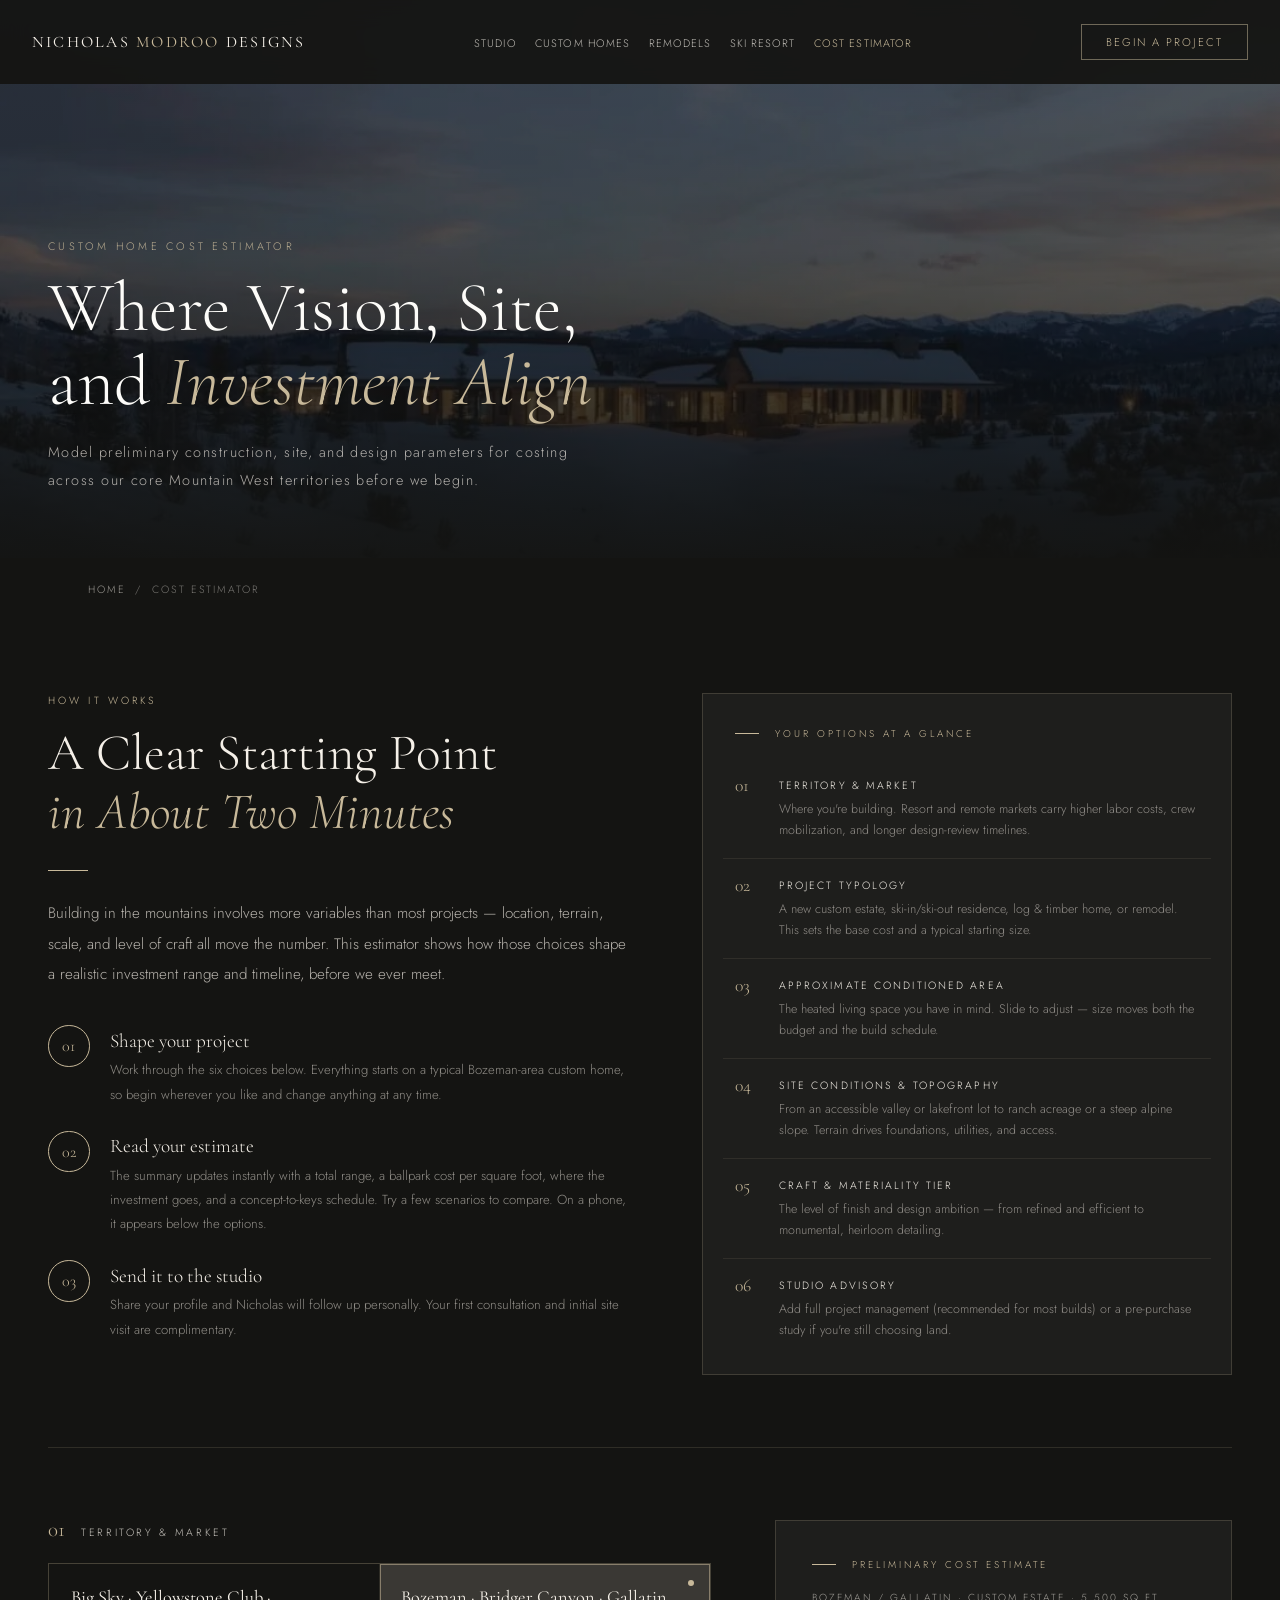
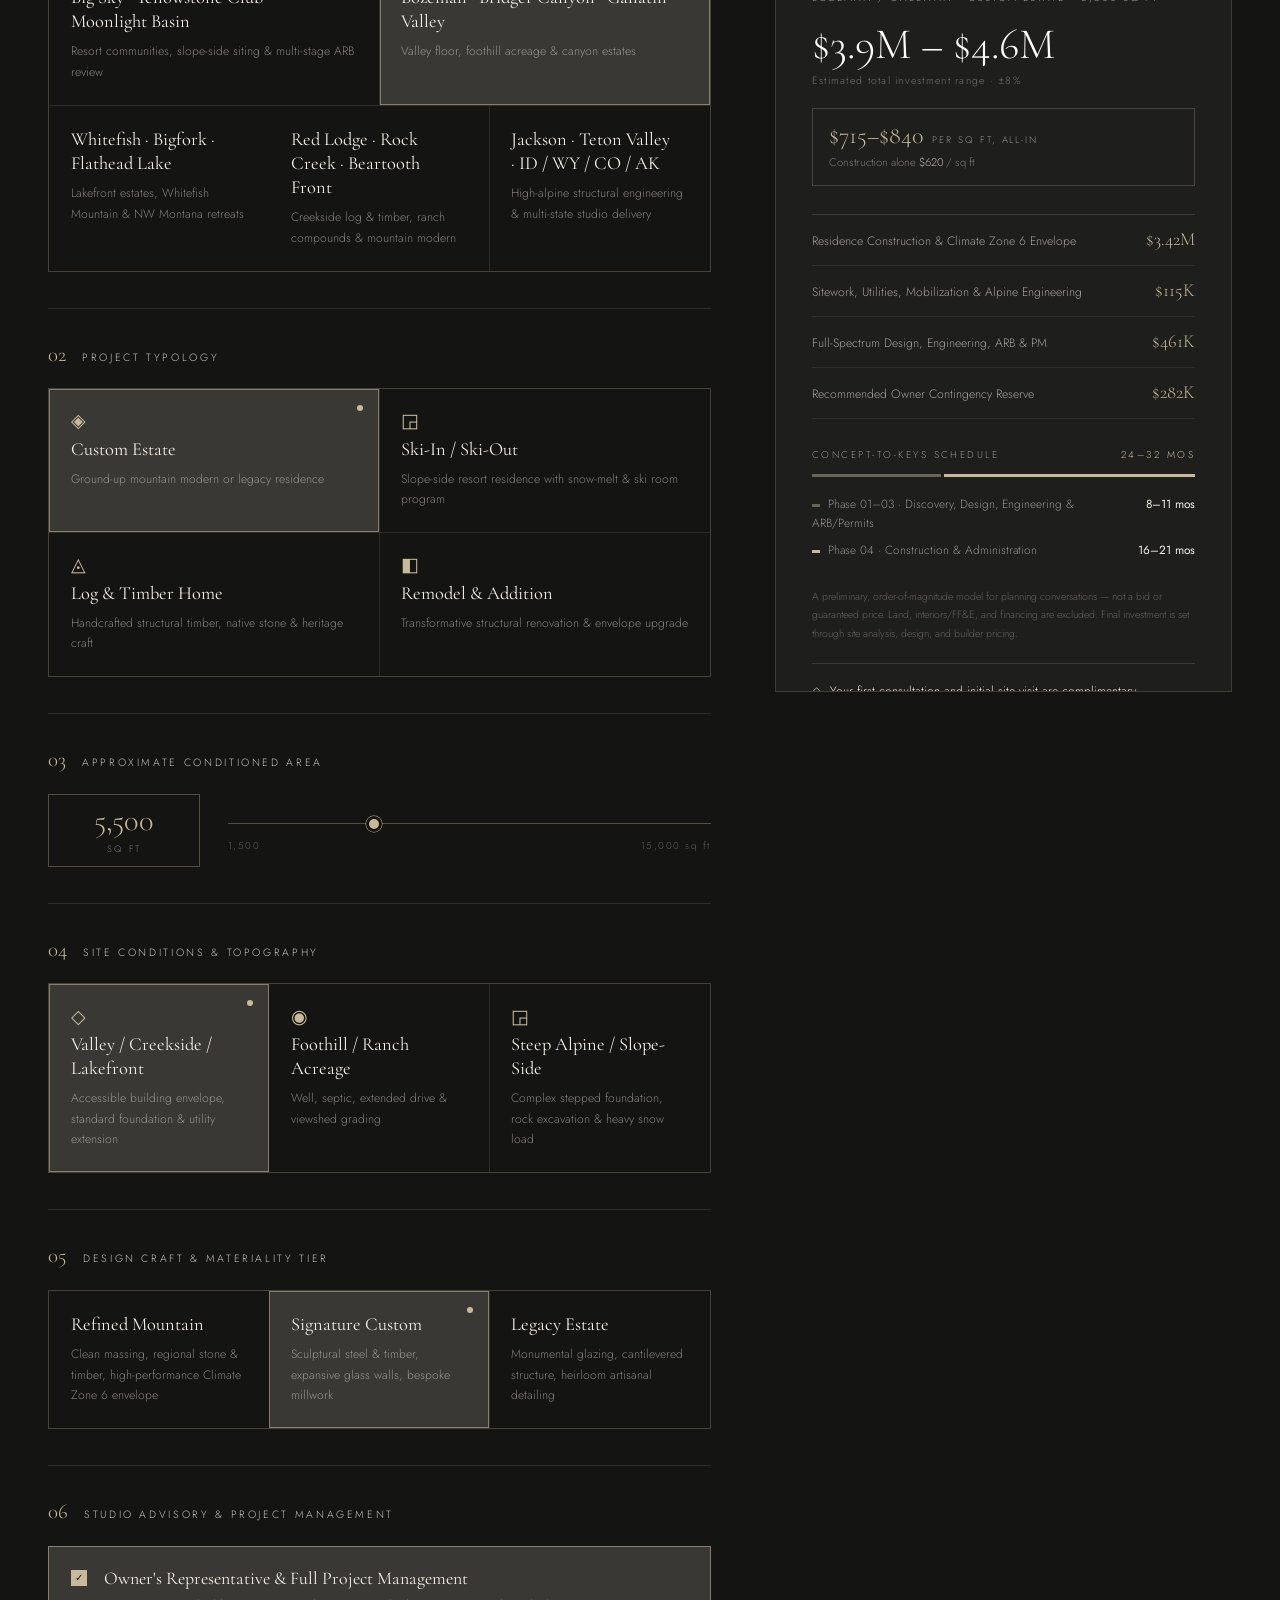
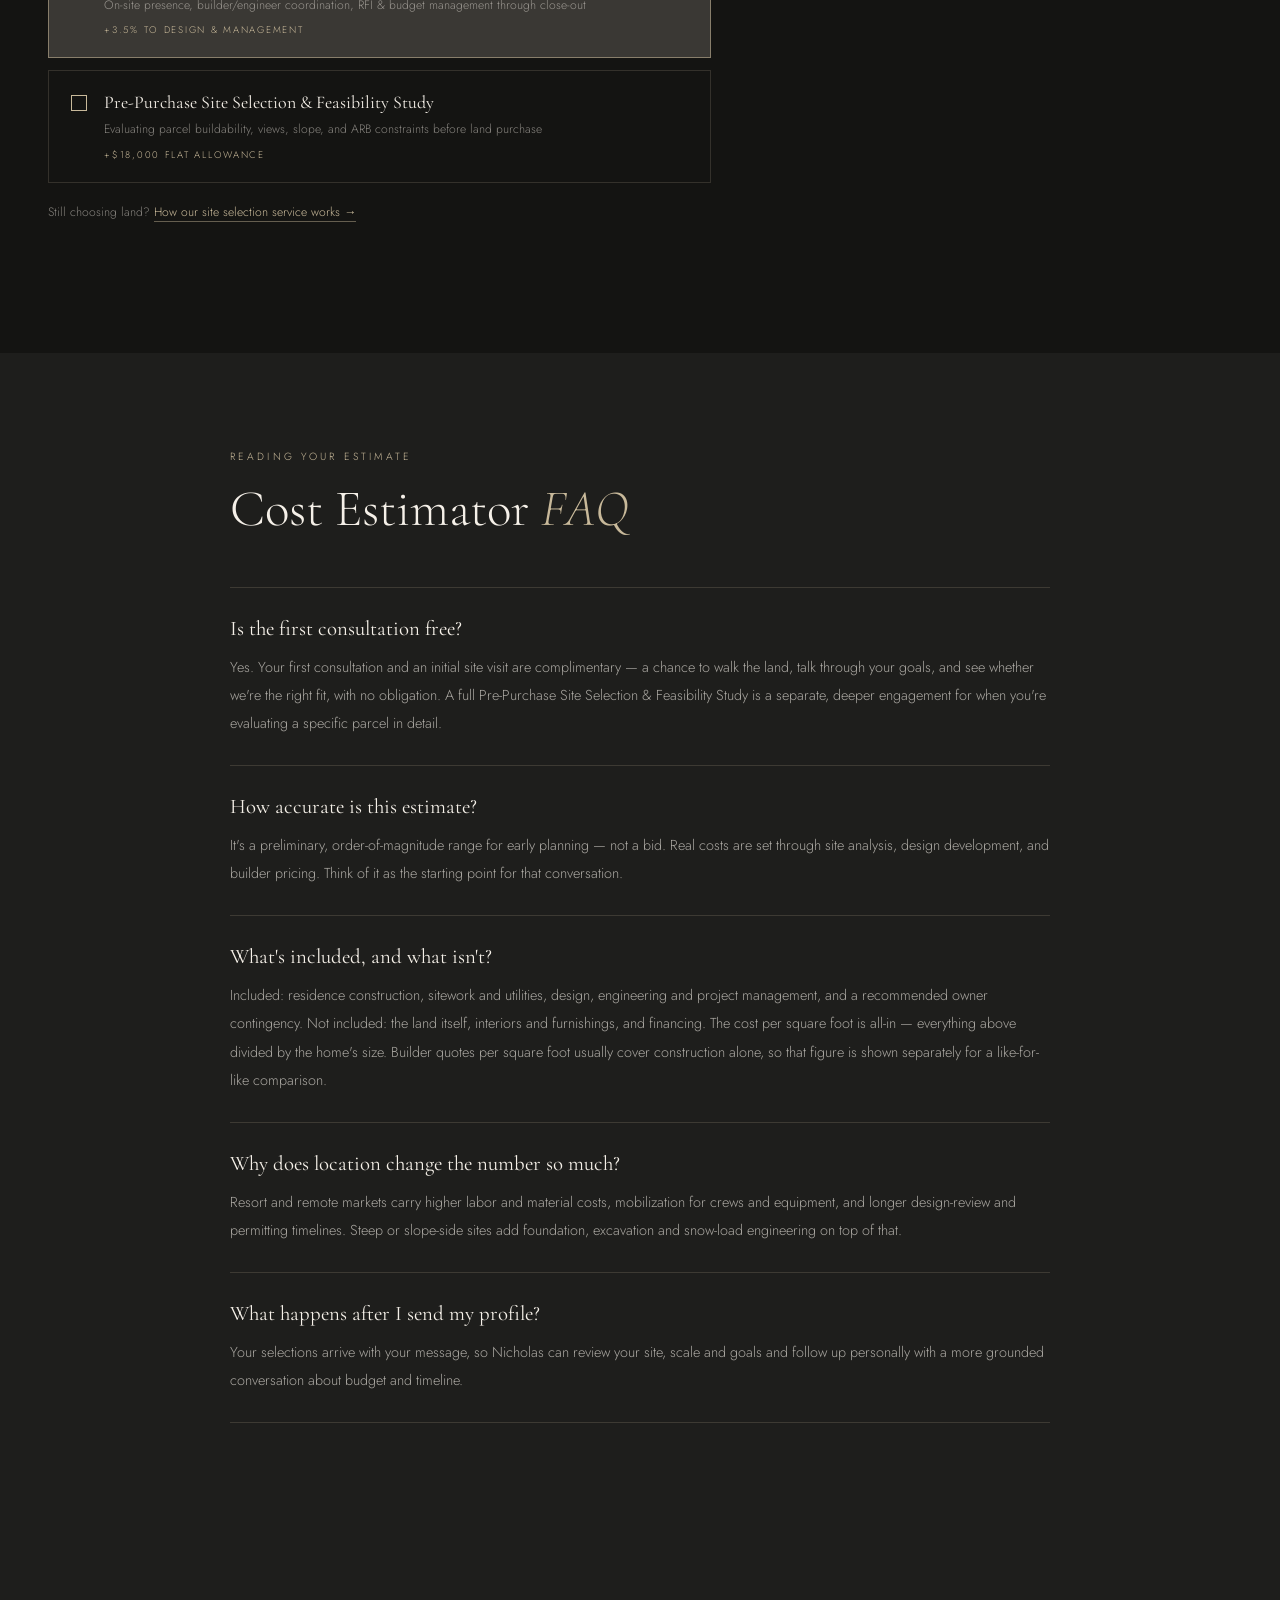
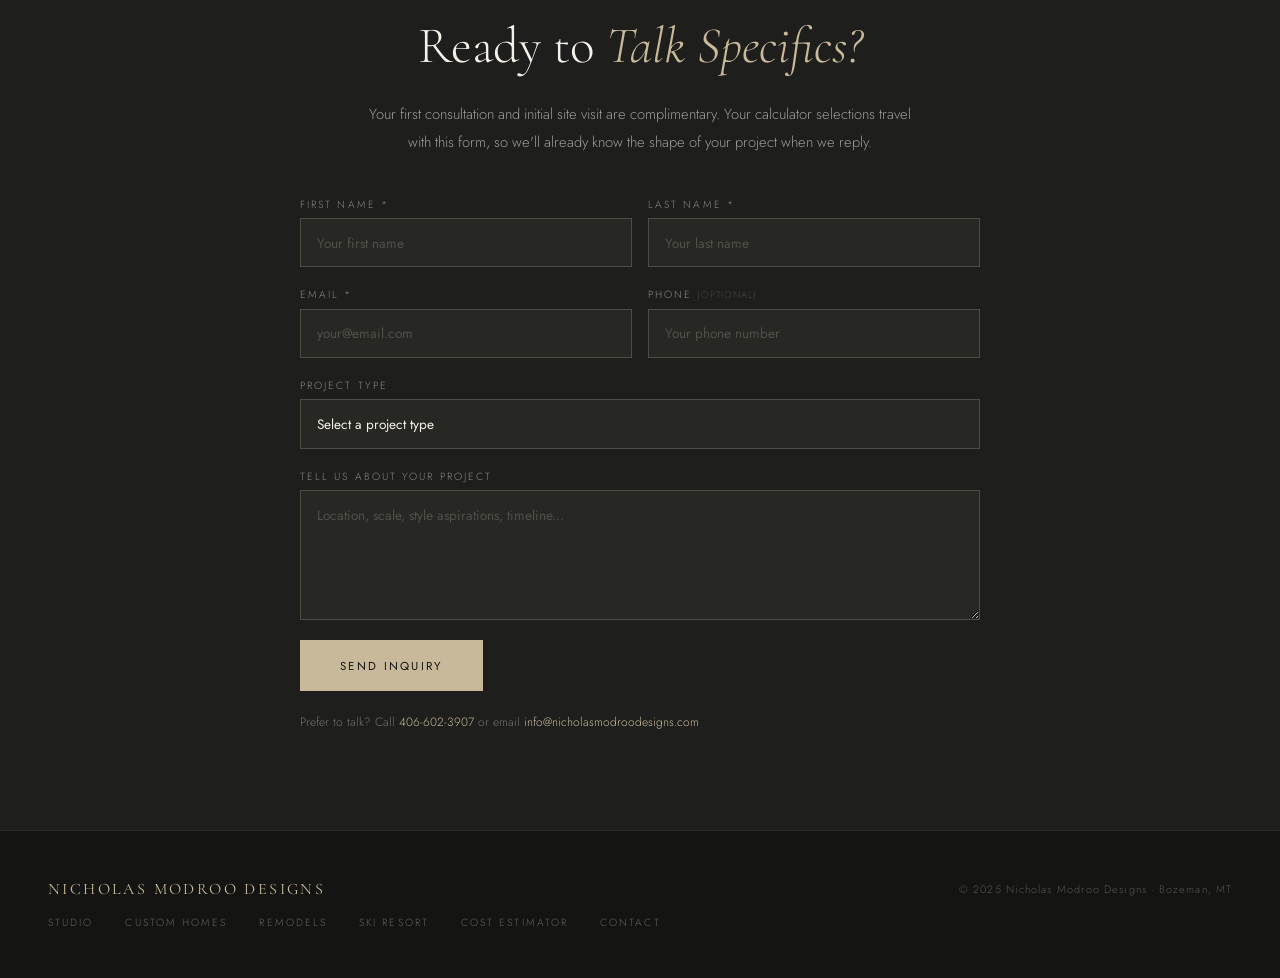
<file: cost-estimator.html>
<!DOCTYPE html>
<html lang="en">
<head>
<meta charset="UTF-8">
<meta name="viewport" content="width=device-width, initial-scale=1.0">
<title>Custom Home Cost Estimator — Montana &amp; the Mountain West | Nicholas Modroo Designs</title>
<meta name="description" content="Model a preliminary investment range and timeline for a custom mountain home in Big Sky, Bozeman, Whitefish, Red Lodge or the Tetons — by size, site, and level of craft.">
<link rel="canonical" href="https://www.nicholasmodroodesigns.com/cost-estimator.html">
<meta name="robots" content="index, follow">
<meta property="og:type" content="website">
<meta property="og:title" content="Custom Home Cost Estimator | Nicholas Modroo Designs">
<meta property="og:description" content="Where vision, site, and investment align — model a preliminary budget and concept-to-keys timeline for your mountain home.">
<meta property="og:url" content="https://www.nicholasmodroodesigns.com/cost-estimator.html">
<meta property="og:image" content="https://cdn.jsdelivr.net/gh/nmodroo/NicholasModrooDesigns@main/web/TetonCustom1.webp">
<meta name="twitter:card" content="summary_large_image">
<link rel="icon" type="image/png" href="web/favicon-192.png">
<link rel="preload" as="image" href="web/TetonCustom1.webp" fetchpriority="high">
<link rel="preconnect" href="https://fonts.googleapis.com">
<link rel="preconnect" href="https://fonts.gstatic.com" crossorigin>
<link href="https://fonts.googleapis.com/css2?family=Cormorant+Garamond:ital,wght@0,300;0,400;0,500;1,300;1,400&family=Jost:wght@200;300;400;500&display=swap" rel="stylesheet">
<link rel="stylesheet" href="styles.css">
<style>
/* ───────── FEASIBILITY CALCULATOR (all classes prefixed fz-) ───────── */
.fz{background:var(--dark)}
.fz-layout{margin-top:0 !important}
.fz-intro{display:grid;grid-template-columns:minmax(0,1.1fr) minmax(0,1fr);gap:4.5rem;align-items:start;margin-bottom:4.5rem;padding-bottom:4.5rem;border-bottom:0.5px solid rgba(200,185,154,0.15)}
.fz-intro-lead{font-size:0.95rem;line-height:2;color:rgba(245,240,232,0.72)}
.fz-how{list-style:none;margin-top:2.25rem;display:flex;flex-direction:column;gap:1.5rem}
.fz-how li{display:flex;gap:1.25rem;align-items:flex-start}
.fz-how-num{flex:none;width:2.6rem;height:2.6rem;border-radius:50%;border:0.5px solid var(--stone);display:flex;align-items:center;justify-content:center;font-family:'Cormorant Garamond',serif;font-size:1rem;color:var(--stone)}
.fz-how-name{font-family:'Cormorant Garamond',serif;font-size:1.2rem;color:var(--cream);margin:0.2rem 0 0.35rem}
.fz-how p{font-size:0.82rem;line-height:1.85;color:rgba(245,240,232,0.55)}
.fz-glance{background:var(--charcoal);border:0.5px solid rgba(200,185,154,0.2);padding:2rem 2rem 1rem}
.fz-glance-list{margin-top:1.1rem}
.fz-glance-row{display:flex;gap:1.1rem;padding:1rem 0.75rem;margin:0 -0.75rem;border-bottom:0.5px solid rgba(200,185,154,0.1);text-decoration:none;transition:background 0.25s}
.fz-glance-row:last-child{border-bottom:none}
.fz-glance-row:hover{background:var(--mid)}
.fz-glance-num{flex:none;font-family:'Cormorant Garamond',serif;font-size:1.1rem;color:var(--stone);line-height:1.3;min-width:1.6rem}
.fz-glance-name{display:block;font-size:0.66rem;letter-spacing:0.2em;text-transform:uppercase;color:var(--cream);margin:0.2rem 0 0.4rem}
.fz-glance-desc{display:block;font-size:0.78rem;line-height:1.7;color:rgba(245,240,232,0.52)}
.fz-step{scroll-margin-top:7rem}
@media(max-width:1024px){.fz-intro{grid-template-columns:1fr;gap:3rem}}
@media(max-width:768px){.fz-intro{margin-bottom:3rem;padding-bottom:3rem}.fz-glance{padding:1.5rem 1.25rem 0.5rem}}
.fz-free{display:flex;gap:0.6rem;align-items:baseline;font-size:0.76rem;line-height:1.6;color:var(--cream);border-top:0.5px solid rgba(200,185,154,0.18);padding-top:1.1rem;margin:-0.5rem 0 1.1rem}
.fz-free span{color:var(--stone)}
.fz-note{font-size:0.76rem;color:rgba(245,240,232,0.5);margin-top:1.25rem}
.inline-link{color:var(--stone);text-decoration:none;border-bottom:0.5px solid rgba(200,185,154,0.45);transition:border-color 0.2s,color 0.2s}
.inline-link:hover{color:var(--cream);border-bottom-color:var(--cream)}
.fz-wrap{max-width:1200px;margin:0 auto}
.fz-sub{font-size:0.9rem;line-height:2;color:rgba(245,240,232,0.6);max-width:560px}
.fz-layout{display:grid;grid-template-columns:minmax(0,1.45fr) minmax(0,1fr);gap:4rem;margin-top:3.5rem;align-items:start}

.fz-step{padding:2.25rem 0;border-top:0.5px solid rgba(200,185,154,0.15)}
.fz-step:first-child{border-top:none;padding-top:0}
.fz-step-head{display:flex;align-items:baseline;gap:1rem;margin-bottom:1.4rem}
.fz-step-num{font-family:'Cormorant Garamond',serif;font-size:1.3rem;color:var(--stone);line-height:1}
.fz-step-title{font-size:0.66rem;letter-spacing:0.25em;text-transform:uppercase;color:rgba(245,240,232,0.8)}

.fz-grid{display:grid;gap:0.5px;background:rgba(200,185,154,0.15);border:0.5px solid rgba(200,185,154,0.15)}
.fz-grid-terr{grid-template-columns:repeat(6,1fr)}
.fz-grid-terr .fz-opt{grid-column:span 2}
.fz-grid-terr .fz-opt:nth-child(-n+2){grid-column:span 3}
.fz-grid-2{grid-template-columns:repeat(2,1fr)}
.fz-grid-3{grid-template-columns:repeat(3,1fr)}

.fz-opt{background:var(--dark);border:none;text-align:left;padding:1.4rem 1.35rem;cursor:pointer;color:var(--cream);font-family:'Jost',sans-serif;font-weight:300;transition:background 0.3s,box-shadow 0.3s;position:relative;display:flex;flex-direction:column;gap:0.45rem}
.fz-opt:hover{background:var(--charcoal)}
.fz-opt:focus-visible{outline:1px solid var(--stone);outline-offset:-1px}
.fz-opt[aria-checked="true"]{background:var(--mid);box-shadow:inset 0 0 0 1px rgba(200,185,154,0.55)}
.fz-opt[aria-checked="true"]::after{content:'';position:absolute;top:1rem;right:1rem;width:6px;height:6px;border-radius:50%;background:var(--stone)}
.fz-opt-icon{font-size:1.2rem;color:var(--stone);line-height:1}
.fz-opt-name{font-family:'Cormorant Garamond',serif;font-size:1.15rem;font-weight:400;line-height:1.3;color:var(--cream);padding-right:1rem}
.fz-opt-desc{font-size:0.76rem;line-height:1.7;color:rgba(245,240,232,0.5)}

.fz-range-row{display:flex;align-items:center;gap:1.75rem}
.fz-readout{flex:none;min-width:9.5rem;border:0.5px solid rgba(200,185,154,0.35);padding:0.7rem 1rem;text-align:center}
.fz-readout-num{font-family:'Cormorant Garamond',serif;font-size:1.9rem;font-weight:300;color:var(--stone);line-height:1}
.fz-readout-unit{font-size:0.58rem;letter-spacing:0.22em;text-transform:uppercase;color:rgba(245,240,232,0.45);margin-top:0.35rem}
.fz-range-col{flex:1;min-width:0}
.fz-range{-webkit-appearance:none;appearance:none;width:100%;height:1px;background:rgba(200,185,154,0.35);outline:none;cursor:pointer;margin:0.9rem 0}
.fz-range::-webkit-slider-thumb{-webkit-appearance:none;width:16px;height:16px;border-radius:50%;background:var(--stone);border:3px solid var(--dark);box-shadow:0 0 0 0.5px var(--stone);transition:background 0.2s}
.fz-range::-moz-range-thumb{width:12px;height:12px;border-radius:50%;background:var(--stone);border:3px solid var(--dark)}
.fz-range:hover::-webkit-slider-thumb{background:var(--cream)}
.fz-range:focus-visible::-webkit-slider-thumb{box-shadow:0 0 0 3px rgba(200,185,154,0.35)}
.fz-range-scale{display:flex;justify-content:space-between;font-size:0.62rem;letter-spacing:0.15em;color:rgba(245,240,232,0.35)}

.fz-check{position:relative;display:flex;gap:1.1rem;align-items:flex-start;padding:1.25rem 1.35rem;border:0.5px solid rgba(200,185,154,0.18);cursor:pointer;transition:background 0.3s,border-color 0.3s}
.fz-check + .fz-check{margin-top:0.75rem}
.fz-check:hover{background:var(--charcoal)}
.fz-check.is-on{border-color:rgba(200,185,154,0.55);background:var(--mid)}
.fz-check input{position:absolute;opacity:0;pointer-events:none}
.fz-box{flex:none;width:16px;height:16px;border:0.5px solid var(--stone);margin-top:0.2rem;display:flex;align-items:center;justify-content:center;font-size:0.65rem;color:var(--dark);transition:background 0.2s}
.fz-check.is-on .fz-box{background:var(--stone)}
.fz-check input:focus-visible + .fz-box{outline:1px solid var(--stone);outline-offset:2px}
.fz-check-name{font-family:'Cormorant Garamond',serif;font-size:1.12rem;font-weight:400;color:var(--cream);line-height:1.3}
.fz-check-desc{font-size:0.76rem;line-height:1.7;color:rgba(245,240,232,0.5);margin-top:0.3rem}
.fz-check-tag{font-size:0.6rem;letter-spacing:0.18em;text-transform:uppercase;color:var(--stone);margin-top:0.5rem}

/* Summary panel */
.fz-panel{position:sticky;top:6.5rem;max-height:calc(100vh - 8rem);overflow-y:auto;scrollbar-width:thin;scrollbar-color:rgba(200,185,154,0.3) transparent;background:var(--charcoal);border:0.5px solid rgba(200,185,154,0.2);padding:2.25rem}
.fz-panel-label{font-size:0.62rem;letter-spacing:0.3em;text-transform:uppercase;color:var(--stone);display:flex;align-items:center;gap:1rem}
.fz-panel-label::before{content:'';flex:none;width:24px;height:0.5px;background:var(--stone)}
.fz-tag{margin-top:1.1rem;font-size:0.64rem;letter-spacing:0.2em;text-transform:uppercase;color:rgba(245,240,232,0.6);line-height:1.8}
.fz-total{font-family:'Cormorant Garamond',serif;font-size:clamp(2.2rem,3.4vw,3rem);font-weight:300;color:var(--white);line-height:1.05;margin:0.9rem 0 0.35rem;transition:opacity 0.2s}
.fz-total-note{font-size:0.66rem;letter-spacing:0.12em;color:rgba(245,240,232,0.4)}
.fz-psf{margin-top:1.25rem;padding:0.9rem 1rem;border:0.5px solid rgba(200,185,154,0.25);display:flex;flex-wrap:wrap;justify-content:space-between;align-items:baseline;gap:0.4rem 1rem}
.fz-psf-main{display:flex;align-items:baseline;gap:0.6rem}
.fz-psf-val{font-family:'Cormorant Garamond',serif;font-size:1.5rem;color:var(--stone);line-height:1}
.fz-psf-unit{font-size:0.6rem;letter-spacing:0.2em;text-transform:uppercase;color:rgba(245,240,232,0.55)}
.fz-psf-sub{font-size:0.7rem;color:rgba(245,240,232,0.45)}
.fz-psf-sub span{color:rgba(245,240,232,0.75)}
.fz-rows{margin:1.75rem 0;border-top:0.5px solid rgba(200,185,154,0.18)}
.fz-row{display:flex;justify-content:space-between;align-items:baseline;gap:1rem;padding:0.85rem 0;border-bottom:0.5px solid rgba(200,185,154,0.1)}
.fz-row-name{font-size:0.76rem;line-height:1.55;color:rgba(245,240,232,0.62)}
.fz-row-val{flex:none;font-family:'Cormorant Garamond',serif;font-size:1.15rem;color:var(--stone)}
.fz-sched-head{font-size:0.62rem;letter-spacing:0.25em;text-transform:uppercase;color:rgba(245,240,232,0.55);display:flex;justify-content:space-between;margin-bottom:0.75rem}
.fz-sched-head span:last-child{color:var(--stone)}
.fz-bar{display:flex;height:3px;gap:3px;margin-bottom:0.9rem}
.fz-bar-pre{background:rgba(200,185,154,0.45);transition:flex-grow 0.4s ease}
.fz-bar-con{background:var(--stone);transition:flex-grow 0.4s ease}
.fz-phase{display:flex;justify-content:space-between;gap:1rem;font-size:0.74rem;line-height:1.6;color:rgba(245,240,232,0.55);padding:0.25rem 0}
.fz-phase strong{font-weight:400;color:var(--cream);flex:none}
.fz-phase i{display:inline-block;width:8px;height:3px;margin-right:0.5rem;vertical-align:middle}
.fz-disclaim{font-size:0.66rem;line-height:1.75;color:rgba(245,240,232,0.32);margin:1.5rem 0 1.75rem}

.fz-cta{display:block;width:100%;background:var(--stone);color:var(--dark);border:none;font-family:'Jost',sans-serif;font-size:0.72rem;letter-spacing:0.2em;text-transform:uppercase;padding:1.1rem 1.5rem;cursor:pointer;transition:background 0.25s}
.fz-cta:hover{background:var(--cream)}
.fz-alt{display:block;text-align:center;margin-top:1rem}

.fz-drawer{display:grid;grid-template-rows:0fr;transition:grid-template-rows 0.45s ease}
.fz-drawer.is-open{grid-template-rows:1fr}
.fz-drawer-inner{overflow:hidden}
.fz-drawer form{display:flex;flex-direction:column;gap:1rem;padding-top:1.75rem}
.fz-drawer .form-submit{width:100%}

@media(max-width:1024px){
  .fz-layout{gap:2.5rem;grid-template-columns:minmax(0,1.25fr) minmax(0,1fr)}
  .fz-grid-3{grid-template-columns:1fr}
  .fz-grid-terr{grid-template-columns:1fr 1fr}
  .fz-grid-terr .fz-opt,.fz-grid-terr .fz-opt:nth-child(-n+2){grid-column:span 1}
  .fz-grid-terr .fz-opt:last-child{grid-column:span 2}
}
@media(max-width:768px){
  .fz-layout{grid-template-columns:1fr;gap:3rem;margin-top:2.5rem}
  .fz-panel{position:static;max-height:none;overflow:visible;padding:1.75rem 1.5rem}
  .fz-grid-2,.fz-grid-terr{grid-template-columns:1fr}
  .fz-grid-terr .fz-opt:last-child{grid-column:span 1}
  .fz-range-row{flex-direction:column;align-items:stretch;gap:1rem}
  .fz-readout{min-width:0}
  .fz-opt{padding:1.2rem 1.15rem}
}
</style>
<script type="application/ld+json">
{
  "@context": "https://schema.org",
  "@type": "BreadcrumbList",
  "itemListElement": [
    { "@type": "ListItem", "position": 1, "name": "Home", "item": "https://www.nicholasmodroodesigns.com/" },
    { "@type": "ListItem", "position": 2, "name": "Cost Estimator", "item": "https://www.nicholasmodroodesigns.com/cost-estimator.html" }
  ]
}
</script>
<script type="application/ld+json">
{
  "@context": "https://schema.org",
  "@type": "FAQPage",
  "mainEntity": [
    { "@type": "Question", "name": "Is the first consultation free?", "acceptedAnswer": { "@type": "Answer", "text": "Yes. Your first consultation and an initial site visit are complimentary — a chance to walk the land, talk through your goals, and see whether we're the right fit, with no obligation. A full Pre-Purchase Site Selection & Feasibility Study is a separate, deeper engagement for when you're evaluating a specific parcel in detail." } },
    { "@type": "Question", "name": "How accurate is the cost estimate?", "acceptedAnswer": { "@type": "Answer", "text": "It is a preliminary, order-of-magnitude range for early planning, not a bid. Real costs are set through site analysis, design development, and builder pricing — the estimate is a starting point for that conversation." } },
    { "@type": "Question", "name": "What does the estimate include and exclude?", "acceptedAnswer": { "@type": "Answer", "text": "It includes residence construction, sitework and utilities, design, engineering and project management, and an owner contingency. It excludes the cost of land, interiors and furnishings, and financing. The cost per square foot is all-in — everything above divided by the home's size. Builder quotes per square foot usually cover construction alone, so that figure is shown separately for a like-for-like comparison." } },
    { "@type": "Question", "name": "What happens after I send my profile?", "acceptedAnswer": { "@type": "Answer", "text": "Your selections arrive with your message, so Nicholas can review your site, scale and goals and follow up personally with a more grounded conversation about budget and timeline." } }
  ]
}
</script>
<!-- Google Analytics 4 -->
<script async src="https://www.googletagmanager.com/gtag/js?id=G-BS2J5CHZ89"></script>
<script>
  window.dataLayer = window.dataLayer || [];
  function gtag(){dataLayer.push(arguments);}
  gtag('js', new Date());
  gtag('config', 'G-BS2J5CHZ89');
</script>
</head>
<body>

<nav>
  <a href="index.html" class="nav-logo">Nicholas <span>Modroo</span> Designs</a>
  <ul class="nav-links">
    <li><a href="index.html#about">Studio</a></li>
    <li><a href="custom-homes.html">Custom Homes</a></li>
    <li><a href="remodels.html">Remodels</a></li>
    <li><a href="ski-resort-homes.html">Ski Resort</a></li>
    <li><a href="cost-estimator.html" class="active" aria-current="page">Cost Estimator</a></li>
  </ul>
  <a href="tel:+14066023907" class="nav-phone">406-602-3907</a>
  <a href="#contact" class="nav-cta">Begin a Project</a>
</nav>

<header class="subhero">
  <div class="subhero-bg" style="background-image:url('web/TetonCustom1.webp')"></div>
  <div class="subhero-overlay"></div>
  <div class="subhero-content">
    <div class="subhero-eyebrow">Custom Home Cost Estimator</div>
    <h1 class="subhero-title">Where Vision, Site,<br>and <em>Investment Align</em></h1>
    <p class="subhero-sub">Model preliminary construction, site, and design parameters for costing across our core Mountain West territories before we begin.</p>
  </div>
</header>

<nav class="crumb"><a href="index.html">Home</a> &nbsp;/&nbsp; Cost Estimator</nav>

<section class="fz" id="feasibility" aria-label="Cost estimator">
  <div class="fz-wrap">
    <div class="fz-intro">
      <div>
        <div class="section-label">How It Works</div>
        <h2 class="section-title">A Clear Starting Point<br><em>in About Two Minutes</em></h2>
        <div class="divider"></div>
        <p class="fz-intro-lead">Building in the mountains involves more variables than most projects — location, terrain, scale, and level of craft all move the number. This estimator shows how those choices shape a realistic investment range and timeline, before we ever meet.</p>
        <ol class="fz-how">
          <li><span class="fz-how-num">01</span><div><div class="fz-how-name">Shape your project</div><p>Work through the six choices below. Everything starts on a typical Bozeman-area custom home, so begin wherever you like and change anything at any time.</p></div></li>
          <li><span class="fz-how-num">02</span><div><div class="fz-how-name">Read your estimate</div><p>The summary updates instantly with a total range, a ballpark cost per square foot, where the investment goes, and a concept-to-keys schedule. Try a few scenarios to compare. On a phone, it appears below the options.</p></div></li>
          <li><span class="fz-how-num">03</span><div><div class="fz-how-name">Send it to the studio</div><p>Share your profile and Nicholas will follow up personally. Your first consultation and initial site visit are complimentary.</p></div></li>
        </ol>
      </div>
      <div class="fz-glance">
        <div class="fz-panel-label">Your Options at a Glance</div>
        <div class="fz-glance-list">
          <a href="#step-1" class="fz-glance-row"><span class="fz-glance-num">01</span><span><span class="fz-glance-name">Territory &amp; Market</span><span class="fz-glance-desc">Where you're building. Resort and remote markets carry higher labor costs, crew mobilization, and longer design-review timelines.</span></span></a>
          <a href="#step-2" class="fz-glance-row"><span class="fz-glance-num">02</span><span><span class="fz-glance-name">Project Typology</span><span class="fz-glance-desc">A new custom estate, ski-in/ski-out residence, log &amp; timber home, or remodel. This sets the base cost and a typical starting size.</span></span></a>
          <a href="#step-3" class="fz-glance-row"><span class="fz-glance-num">03</span><span><span class="fz-glance-name">Approximate Conditioned Area</span><span class="fz-glance-desc">The heated living space you have in mind. Slide to adjust — size moves both the budget and the build schedule.</span></span></a>
          <a href="#step-4" class="fz-glance-row"><span class="fz-glance-num">04</span><span><span class="fz-glance-name">Site Conditions &amp; Topography</span><span class="fz-glance-desc">From an accessible valley or lakefront lot to ranch acreage or a steep alpine slope. Terrain drives foundations, utilities, and access.</span></span></a>
          <a href="#step-5" class="fz-glance-row"><span class="fz-glance-num">05</span><span><span class="fz-glance-name">Craft &amp; Materiality Tier</span><span class="fz-glance-desc">The level of finish and design ambition — from refined and efficient to monumental, heirloom detailing.</span></span></a>
          <a href="#step-6" class="fz-glance-row"><span class="fz-glance-num">06</span><span><span class="fz-glance-name">Studio Advisory</span><span class="fz-glance-desc">Add full project management (recommended for most builds) or a pre-purchase study if you're still choosing land.</span></span></a>
        </div>
      </div>
    </div>

    <div class="fz-layout">
      <!-- Controls (cards are rendered from NMD_FEASIBILITY_CONFIG) -->
      <div class="fz-controls">
        <div class="fz-step" id="step-1">
          <div class="fz-step-head"><span class="fz-step-num">01</span><span class="fz-step-title" id="fz-t1">Territory &amp; Market</span></div>
          <div class="fz-grid fz-grid-terr" role="radiogroup" aria-labelledby="fz-t1" data-fz-group="territory"></div>
        </div>
        <div class="fz-step" id="step-2">
          <div class="fz-step-head"><span class="fz-step-num">02</span><span class="fz-step-title" id="fz-t2">Project Typology</span></div>
          <div class="fz-grid fz-grid-2" role="radiogroup" aria-labelledby="fz-t2" data-fz-group="typology"></div>
        </div>
        <div class="fz-step" id="step-3">
          <div class="fz-step-head"><span class="fz-step-num">03</span><span class="fz-step-title"><label for="fz-sqft">Approximate Conditioned Area</label></span></div>
          <div class="fz-range-row">
            <div class="fz-readout"><div class="fz-readout-num" id="fz-sqft-out">5,500</div><div class="fz-readout-unit">Sq Ft</div></div>
            <div class="fz-range-col">
              <input type="range" class="fz-range" id="fz-sqft" min="1500" max="15000" step="250" value="5500">
              <div class="fz-range-scale"><span>1,500</span><span>15,000 sq ft</span></div>
            </div>
          </div>
        </div>
        <div class="fz-step" id="step-4">
          <div class="fz-step-head"><span class="fz-step-num">04</span><span class="fz-step-title" id="fz-t4">Site Conditions &amp; Topography</span></div>
          <div class="fz-grid fz-grid-3" role="radiogroup" aria-labelledby="fz-t4" data-fz-group="site"></div>
        </div>
        <div class="fz-step" id="step-5">
          <div class="fz-step-head"><span class="fz-step-num">05</span><span class="fz-step-title" id="fz-t5">Design Craft &amp; Materiality Tier</span></div>
          <div class="fz-grid fz-grid-3" role="radiogroup" aria-labelledby="fz-t5" data-fz-group="craft"></div>
        </div>
        <div class="fz-step" id="step-6">
          <div class="fz-step-head"><span class="fz-step-num">06</span><span class="fz-step-title">Studio Advisory &amp; Project Management</span></div>
          <div data-fz-group="addons"></div>
          <p class="fz-note">Still choosing land? <a href="site-selection.html" class="inline-link">How our site selection service works →</a></p>
        </div>
      </div>

      <!-- Sticky summary -->
      <aside class="fz-panel" aria-label="Cost estimate">
        <div class="fz-panel-label">Preliminary Cost Estimate</div>
        <div class="fz-tag" id="fz-tag"></div>
        <div class="fz-total" id="fz-total" aria-live="polite" aria-atomic="true"></div>
        <div class="fz-total-note">Estimated total investment range · ±8%</div>
        <div class="fz-psf">
          <div class="fz-psf-main"><span class="fz-psf-val" id="fz-psf"></span><span class="fz-psf-unit">per sq ft, all-in</span></div>
          <div class="fz-psf-sub">Construction alone <span id="fz-psf-build"></span> / sq ft</div>
        </div>

        <div class="fz-rows">
          <div class="fz-row"><span class="fz-row-name">Residence Construction &amp; Climate Zone 6 Envelope</span><span class="fz-row-val" id="fz-r-build"></span></div>
          <div class="fz-row"><span class="fz-row-name">Sitework, Utilities, Mobilization &amp; Alpine Engineering</span><span class="fz-row-val" id="fz-r-site"></span></div>
          <div class="fz-row"><span class="fz-row-name">Full-Spectrum Design, Engineering, ARB &amp; PM</span><span class="fz-row-val" id="fz-r-design"></span></div>
          <div class="fz-row"><span class="fz-row-name">Recommended Owner Contingency Reserve</span><span class="fz-row-val" id="fz-r-cont"></span></div>
        </div>

        <div class="fz-sched-head"><span>Concept-to-Keys Schedule</span><span id="fz-s-total"></span></div>
        <div class="fz-bar" aria-hidden="true"><div class="fz-bar-pre" id="fz-bar-pre"></div><div class="fz-bar-con" id="fz-bar-con"></div></div>
        <div class="fz-phase"><span><i style="background:rgba(200,185,154,0.45)"></i>Phase 01–03 · Discovery, Design, Engineering &amp; ARB/Permits</span><strong id="fz-s-pre"></strong></div>
        <div class="fz-phase"><span><i style="background:var(--stone)"></i>Phase 04 · Construction &amp; Administration</span><strong id="fz-s-con"></strong></div>

        <p class="fz-disclaim">A preliminary, order-of-magnitude model for planning conversations — not a bid or guaranteed price. Land, interiors/FF&amp;E, and financing are excluded. Final investment is set through site analysis, design, and builder pricing.</p>

        <p class="fz-free"><span aria-hidden="true">◇</span> Your first consultation and initial site visit are complimentary.</p>
        <button type="button" class="fz-cta" id="fz-open" aria-expanded="false" aria-controls="fz-drawer">Send This Profile to the Studio →</button>

        <div class="fz-drawer" id="fz-drawer" inert>
          <div class="fz-drawer-inner">
            <form class="inquiry-form" id="fz-form" action="https://formspree.io/f/xojzejpp" method="POST">
              <input type="hidden" name="source_page" value="Cost Estimator page — profile drawer">
              <input type="text" name="_gotcha" style="display:none" tabindex="-1" autocomplete="off">
              <input type="hidden" name="project_type" data-fz-field="project_type_label">
              <input type="hidden" name="Feasibility_Territory" data-fz-field="Feasibility_Territory">
              <input type="hidden" name="Feasibility_Project_Type" data-fz-field="Feasibility_Project_Type">
              <input type="hidden" name="Feasibility_SqFt" data-fz-field="Feasibility_SqFt">
              <input type="hidden" name="Feasibility_Site_Condition" data-fz-field="Feasibility_Site_Condition">
              <input type="hidden" name="Feasibility_Craft_Tier" data-fz-field="Feasibility_Craft_Tier">
              <input type="hidden" name="Feasibility_Advisory_Addons" data-fz-field="Feasibility_Advisory_Addons">
              <input type="hidden" name="Feasibility_Estimated_Range" data-fz-field="Feasibility_Estimated_Range">
              <input type="hidden" name="Feasibility_Timeline" data-fz-field="Feasibility_Timeline">
              <input type="hidden" name="Feasibility_Cost_Per_SqFt" data-fz-field="Feasibility_Cost_Per_SqFt">
              <div class="form-row">
                <div class="form-field"><label class="form-label" for="fz-fn">First Name *</label><input id="fz-fn" type="text" name="first_name" class="form-input" placeholder="First name" required></div>
                <div class="form-field"><label class="form-label" for="fz-ln">Last Name *</label><input id="fz-ln" type="text" name="last_name" class="form-input" placeholder="Last name" required></div>
              </div>
              <div class="form-field"><label class="form-label" for="fz-em">Email *</label><input id="fz-em" type="email" name="email" class="form-input" placeholder="your@email.com" required></div>
              <div class="form-field"><label class="form-label" for="fz-ph">Phone <span style="opacity:0.4;font-size:0.6rem;letter-spacing:0.1em">(optional)</span></label><input id="fz-ph" type="tel" name="phone" class="form-input" placeholder="Your phone number"></div>
              <div class="form-field"><label class="form-label" for="fz-msg">Tell us about your land or vision</label><textarea id="fz-msg" name="message" class="form-input textarea" placeholder="Parcel, views, how you'll live in the home, timing..."></textarea></div>
              <p class="form-error" role="alert" hidden>Sorry — your message didn't go through. Please call <a href="tel:+14066023907">406-602-3907</a> or email <a href="mailto:info@nicholasmodroodesigns.com">info@nicholasmodroodesigns.com</a>.</p>
              <button type="submit" class="form-submit">Send My Project Profile</button>
            </form>
          </div>
        </div>
        <a href="#contact" class="btn-ghost fz-alt">Or use the full inquiry form →</a>
      </aside>
    </div>
  </div>
</section>

<section style="background:var(--charcoal)">
  <div style="max-width:820px;margin:0 auto">
    <div class="section-label">Reading Your Estimate</div>
    <h2 class="section-title">Cost Estimator <em>FAQ</em></h2>
  </div>
  <div class="faq">
    <div class="faq-item"><div class="faq-q">Is the first consultation free?</div><p class="faq-a">Yes. Your first consultation and an initial site visit are complimentary — a chance to walk the land, talk through your goals, and see whether we're the right fit, with no obligation. A full Pre-Purchase Site Selection &amp; Feasibility Study is a separate, deeper engagement for when you're evaluating a specific parcel in detail.</p></div>
    <div class="faq-item"><div class="faq-q">How accurate is this estimate?</div><p class="faq-a">It's a preliminary, order-of-magnitude range for early planning — not a bid. Real costs are set through site analysis, design development, and builder pricing. Think of it as the starting point for that conversation.</p></div>
    <div class="faq-item"><div class="faq-q">What's included, and what isn't?</div><p class="faq-a">Included: residence construction, sitework and utilities, design, engineering and project management, and a recommended owner contingency. Not included: the land itself, interiors and furnishings, and financing. The cost per square foot is all-in — everything above divided by the home's size. Builder quotes per square foot usually cover construction alone, so that figure is shown separately for a like-for-like comparison.</p></div>
    <div class="faq-item"><div class="faq-q">Why does location change the number so much?</div><p class="faq-a">Resort and remote markets carry higher labor and material costs, mobilization for crews and equipment, and longer design-review and permitting timelines. Steep or slope-side sites add foundation, excavation and snow-load engineering on top of that.</p></div>
    <div class="faq-item"><div class="faq-q">What happens after I send my profile?</div><p class="faq-a">Your selections arrive with your message, so Nicholas can review your site, scale and goals and follow up personally with a more grounded conversation about budget and timeline.</p></div>
  </div>
</section>

<div class="cta-band" id="contact">
  <h2>Ready to <em>Talk Specifics?</em></h2>
  <p>Your first consultation and initial site visit are complimentary. Your calculator selections travel with this form, so we'll already know the shape of your project when we reply.</p>
  <form class="inquiry-form cta-form" action="https://formspree.io/f/xojzejpp" method="POST">
    <input type="hidden" name="source_page" value="Cost Estimator page">
    <input type="text" name="_gotcha" style="display:none" tabindex="-1" autocomplete="off">
    <div class="form-row">
      <div class="form-field"><label class="form-label" for="cf-fn">First Name *</label><input id="cf-fn" type="text" name="first_name" class="form-input" placeholder="Your first name" required></div>
      <div class="form-field"><label class="form-label" for="cf-ln">Last Name *</label><input id="cf-ln" type="text" name="last_name" class="form-input" placeholder="Your last name" required></div>
    </div>
    <div class="form-row">
      <div class="form-field"><label class="form-label" for="cf-em">Email *</label><input id="cf-em" type="email" name="email" class="form-input" placeholder="your@email.com" required></div>
      <div class="form-field"><label class="form-label" for="cf-ph">Phone <span style="opacity:0.4;font-size:0.6rem;letter-spacing:0.1em">(optional)</span></label><input id="cf-ph" type="tel" name="phone" class="form-input" placeholder="Your phone number"></div>
    </div>
    <div class="form-field">
      <label class="form-label" for="cf-pt">Project Type</label>
      <select id="cf-pt" name="project_type" class="form-input" style="appearance:none;cursor:pointer">
        <option value="">Select a project type</option>
        <option>New Custom Home</option>
        <option>Remodel / Addition</option>
        <option>Ski Resort Residence</option>
        <option>Log / Timber Home</option>
        <option>Other</option>
      </select>
    </div>
    <div class="form-field"><label class="form-label" for="cf-msg">Tell us about your project</label><textarea id="cf-msg" name="message" class="form-input textarea" placeholder="Location, scale, style aspirations, timeline..."></textarea></div>
    <p class="form-error" role="alert" hidden>Sorry — your message didn't go through. Please call <a href="tel:+14066023907">406-602-3907</a> or email <a href="mailto:info@nicholasmodroodesigns.com">info@nicholasmodroodesigns.com</a>.</p>
    <button type="submit" class="form-submit">Send Inquiry</button>
    <p class="cta-alt">Prefer to talk? Call <a href="tel:+14066023907">406-602-3907</a> or email <a href="mailto:info@nicholasmodroodesigns.com">info@nicholasmodroodesigns.com</a></p>
  </form>
</div>

<footer>
  <a href="index.html" class="footer-logo" style="text-decoration:none">Nicholas Modroo Designs</a>
  <div class="footer-copy">© 2025 Nicholas Modroo Designs · Bozeman, MT</div>
  <div class="footer-links">
    <a href="index.html#about">Studio</a>
    <a href="custom-homes.html">Custom Homes</a>
    <a href="remodels.html">Remodels</a>
    <a href="ski-resort-homes.html">Ski Resort</a>
    <a href="cost-estimator.html">Cost Estimator</a>
    <a href="#contact">Contact</a>
  </div>
</footer>

<script>
/* ═══════════ FEASIBILITY CALCULATOR ═══════════
   Every rate lives in NMD_FEASIBILITY_CONFIG — edit numbers here, nothing else needs to change.
   Math (all in dollars):
     construction = sqft × typology $/sf × territory multiplier × site build multiplier × craft multiplier
     sitework     = site allowance × territory multiplier + territory mobilization
     design       = construction × (10% base + 3.5% if PM checked) + $18k if site-selection checked
     contingency  = (construction + sitework) × typology contingency %
     total range  = (sum of the above) ± 8%                                                          */
const NMD_FEASIBILITY_CONFIG = {
  rangeSpread: 0.08,
  designFeeBase: 0.10,
  sqft: { min: 1500, max: 15000, step: 250 },
  territories: {
    big_sky:           { name: 'Big Sky · Yellowstone Club · Moonlight Basin', short: 'Big Sky / YC',        sub: 'Resort communities, slope-side siting & multi-stage ARB review', multiplier: 1.35, mobilization: 180000, permitMonths: 3 },
    bozeman:           { name: 'Bozeman · Bridger Canyon · Gallatin Valley',   short: 'Bozeman / Gallatin',  sub: 'Valley floor, foothill acreage & canyon estates',               multiplier: 1.00, mobilization: 0,      permitMonths: 0, default: true },
    whitefish_bigfork: { name: 'Whitefish · Bigfork · Flathead Lake',           short: 'Whitefish / Flathead', sub: 'Lakefront estates, Whitefish Mountain & NW Montana retreats',  multiplier: 1.15, mobilization: 85000,  permitMonths: 1.5 },
    red_lodge:         { name: 'Red Lodge · Rock Creek · Beartooth Front',      short: 'Red Lodge / Beartooth', sub: 'Creekside log & timber, ranch compounds & mountain modern',   multiplier: 0.92, mobilization: 35000,  permitMonths: 0 },
    teton_regional:    { name: 'Jackson · Teton Valley · ID / WY / CO / AK',    short: 'Jackson / Teton',     sub: 'High-alpine structural engineering & multi-state studio delivery', multiplier: 1.30, mobilization: 150000, permitMonths: 2 }
  },
  typologies: {
    custom_estate:    { icon: '◈', name: 'Custom Estate',       short: 'Custom Estate',     desc: 'Ground-up mountain modern or legacy residence',                 baseRate: 575, defaultSqft: 5500, contingency: 0.08, contactOption: 'New Custom Home',      preMonths: [8, 11], conBase: 10, default: true },
    ski_resort:       { icon: '◲', name: 'Ski-In / Ski-Out',    short: 'Ski-In / Ski-Out',  desc: 'Slope-side resort residence with snow-melt & ski room program', baseRate: 650, defaultSqft: 7500, contingency: 0.10, contactOption: 'Ski Resort Residence', preMonths: [9, 12], conBase: 11 },
    log_timber:       { icon: '◬', name: 'Log & Timber Home',   short: 'Log & Timber',      desc: 'Handcrafted structural timber, native stone & heritage craft',   baseRate: 590, defaultSqft: 5000, contingency: 0.08, contactOption: 'Log / Timber Home',    preMonths: [7, 10], conBase: 11 },
    remodel_addition: { icon: '◧', name: 'Remodel & Addition',  short: 'Remodel / Addition', desc: 'Transformative structural renovation & envelope upgrade',      baseRate: 440, defaultSqft: 3200, contingency: 0.14, contactOption: 'Remodel / Addition',   preMonths: [4, 7],  conBase: 6 }
  },
  sites: {
    valley_creekside: { icon: '◇', name: 'Valley / Creekside / Lakefront', desc: 'Accessible building envelope, standard foundation & utility extension', allowance: 115000, buildMultiplier: 1.00, extraConMonths: 0, default: true },
    foothill_ranch:   { icon: '◉', name: 'Foothill / Ranch Acreage',       desc: 'Well, septic, extended drive & viewshed grading',                       allowance: 210000, buildMultiplier: 1.05, extraConMonths: 1 },
    alpine_slope:     { icon: '◲', name: 'Steep Alpine / Slope-Side',      desc: 'Complex stepped foundation, rock excavation & heavy snow load',          allowance: 385000, buildMultiplier: 1.12, extraConMonths: 3 }
  },
  crafts: {
    refined:   { name: 'Refined Mountain', desc: 'Clean massing, regional stone & timber, high-performance Climate Zone 6 envelope', multiplier: 0.90, extraConMonths: 0 },
    signature: { name: 'Signature Custom', desc: 'Sculptural steel & timber, expansive glass walls, bespoke millwork',               multiplier: 1.08, extraConMonths: 1, default: true },
    legacy:    { name: 'Legacy Estate',    desc: 'Monumental glazing, cantilevered structure, heirloom artisanal detailing',        multiplier: 1.30, extraConMonths: 3 }
  },
  addons: {
    pm:            { name: "Owner's Representative & Full Project Management", desc: 'On-site presence, builder/engineer coordination, RFI & budget management through close-out', tag: '+3.5% to design & management', softPct: 0.035, flat: 0, preMonths: 0, default: true },
    siteSelection: { name: 'Pre-Purchase Site Selection & Feasibility Study',   desc: 'Evaluating parcel buildability, views, slope, and ARB constraints before land purchase',       tag: '+$18,000 flat allowance',     softPct: 0,     flat: 18000, preMonths: 1, default: false }
  },
  schedule: {
    conMonthsPer1000sf: 1.3,   // construction months added per 1,000 sq ft
    conLow: 0.9, conHigh: 1.15 // range spread around the construction midpoint
  }
};

(function () {
  const C = NMD_FEASIBILITY_CONFIG;
  const root = document.getElementById('feasibility');
  if (!root) return;

  const firstKey = obj => Object.keys(obj).find(k => obj[k].default) || Object.keys(obj)[0];
  const state = {
    territory: firstKey(C.territories),
    typology: firstKey(C.typologies),
    site: firstKey(C.sites),
    craft: firstKey(C.crafts),
    sqft: C.typologies[firstKey(C.typologies)].defaultSqft,
    addons: Object.fromEntries(Object.keys(C.addons).map(k => [k, !!C.addons[k].default])),
    touched: false
  };
  const groups = { territory: C.territories, typology: C.typologies, site: C.sites, craft: C.crafts };
  const esc = s => String(s).replace(/[&<>"]/g, c => ({ '&': '&amp;', '<': '&lt;', '>': '&gt;', '"': '&quot;' }[c]));

  // ── Render option cards
  Object.entries(groups).forEach(([group, items]) => {
    const host = root.querySelector('[data-fz-group="' + group + '"]');
    host.innerHTML = Object.entries(items).map(([key, it]) =>
      '<button type="button" class="fz-opt" role="radio" data-key="' + key + '" aria-checked="false">' +
        (it.icon ? '<span class="fz-opt-icon" aria-hidden="true">' + it.icon + '</span>' : '') +
        '<span class="fz-opt-name">' + esc(it.name) + '</span>' +
        '<span class="fz-opt-desc">' + esc(it.sub || it.desc) + '</span>' +
      '</button>').join('');
    host.addEventListener('click', e => {
      const btn = e.target.closest('.fz-opt');
      if (!btn) return;
      state[group] = btn.dataset.key;
      if (group === 'typology') state.sqft = C.typologies[state.typology].defaultSqft;
      state.touched = true;
      update();
    });
    host.addEventListener('keydown', e => { // arrow-key navigation within each radio group
      if (!['ArrowRight', 'ArrowDown', 'ArrowLeft', 'ArrowUp'].includes(e.key)) return;
      const opts = [...host.querySelectorAll('.fz-opt')];
      const i = opts.indexOf(document.activeElement);
      if (i < 0) return;
      e.preventDefault();
      const next = opts[(i + (e.key === 'ArrowRight' || e.key === 'ArrowDown' ? 1 : -1) + opts.length) % opts.length];
      next.focus(); next.click();
    });
  });

  // ── Add-on checkboxes
  const addonHost = root.querySelector('[data-fz-group="addons"]');
  addonHost.innerHTML = Object.entries(C.addons).map(([key, a]) =>
    '<label class="fz-check" data-key="' + key + '">' +
      '<input type="checkbox" data-key="' + key + '"><span class="fz-box" aria-hidden="true">✓</span>' +
      '<span><span class="fz-check-name">' + esc(a.name) + '</span>' +
      '<span class="fz-check-desc" style="display:block">' + esc(a.desc) + '</span>' +
      '<span class="fz-check-tag" style="display:block">' + esc(a.tag) + '</span></span>' +
    '</label>').join('');
  addonHost.addEventListener('change', e => {
    const key = e.target.dataset.key;
    if (!key) return;
    state.addons[key] = e.target.checked;
    state.touched = true;
    update();
  });

  // ── Slider
  const slider = document.getElementById('fz-sqft');
  slider.min = C.sqft.min; slider.max = C.sqft.max; slider.step = C.sqft.step;
  slider.addEventListener('input', () => { state.sqft = +slider.value; state.touched = true; update(); });

  // ── Formatting
  const num = n => Math.round(n).toLocaleString('en-US');
  const money = (n, d) => n >= 1e6 ? '$' + (n / 1e6).toFixed(d == null ? (n >= 1e7 ? 1 : 2) : d) + 'M' : '$' + Math.round(n / 1000) + 'K';
  const mos = (a, b) => a + '–' + b + ' mos';

  function calc() {
    const t = C.territories[state.territory], ty = C.typologies[state.typology],
          s = C.sites[state.site], cr = C.crafts[state.craft];
    const construction = state.sqft * ty.baseRate * t.multiplier * s.buildMultiplier * cr.multiplier;
    const sitework = s.allowance * t.multiplier + t.mobilization;
    let softPct = C.designFeeBase, flat = 0, addPre = 0;
    Object.entries(C.addons).forEach(([k, a]) => { if (state.addons[k]) { softPct += a.softPct; flat += a.flat; addPre += a.preMonths; } });
    const design = construction * softPct + flat;
    const contingency = (construction + sitework) * ty.contingency;
    const mid = construction + sitework + design + contingency;
    const low = mid * (1 - C.rangeSpread), high = mid * (1 + C.rangeSpread);

    const preLo = Math.round(ty.preMonths[0] + t.permitMonths + addPre);
    const preHi = Math.round(ty.preMonths[1] + t.permitMonths + addPre);
    const conMid = ty.conBase + (state.sqft / 1000) * C.schedule.conMonthsPer1000sf + s.extraConMonths + cr.extraConMonths;
    const conLo = Math.round(conMid * C.schedule.conLow), conHi = Math.round(conMid * C.schedule.conHigh);
    return { t, ty, s, cr, construction, sitework, design, contingency, mid, low, high, preLo, preHi, conLo, conHi };
  }

  const fields = {};
  function update() {
    const r = calc();

    // controls reflect state
    Object.keys(groups).forEach(g => root.querySelectorAll('[data-fz-group="' + g + '"] .fz-opt').forEach(b => {
      const on = b.dataset.key === state[g];
      b.setAttribute('aria-checked', on); b.tabIndex = on ? 0 : -1;
    }));
    addonHost.querySelectorAll('.fz-check').forEach(l => {
      const on = !!state.addons[l.dataset.key];
      l.classList.toggle('is-on', on); l.querySelector('input').checked = on;
    });
    slider.value = state.sqft;
    document.getElementById('fz-sqft-out').textContent = num(state.sqft);

    // panel
    const rangeStr = money(r.low, r.low >= 1e6 ? 1 : null) + ' – ' + money(r.high, r.high >= 1e6 ? 1 : null);
    document.getElementById('fz-tag').textContent = r.t.short + ' · ' + r.ty.short + ' · ' + num(state.sqft) + ' sq ft';
    document.getElementById('fz-total').textContent = rangeStr;
    const psf = n => '$' + num(Math.round(n / state.sqft / 5) * 5); // rounded to the nearest $5
    const psfStr = psf(r.low) + '–' + psf(r.high);
    document.getElementById('fz-psf').textContent = psfStr;
    document.getElementById('fz-psf-build').textContent = psf(r.construction);
    document.getElementById('fz-r-build').textContent = money(r.construction);
    document.getElementById('fz-r-site').textContent = money(r.sitework);
    document.getElementById('fz-r-design').textContent = money(r.design);
    document.getElementById('fz-r-cont').textContent = money(r.contingency);
    document.getElementById('fz-s-pre').textContent = mos(r.preLo, r.preHi);
    document.getElementById('fz-s-con').textContent = mos(r.conLo, r.conHi);
    document.getElementById('fz-s-total').textContent = mos(r.preLo + r.conLo, r.preHi + r.conHi);
    document.getElementById('fz-bar-pre').style.flexGrow = (r.preLo + r.preHi) / 2;
    document.getElementById('fz-bar-con').style.flexGrow = (r.conLo + r.conHi) / 2;

    // hidden Formspree values
    const addonList = Object.keys(C.addons).filter(k => state.addons[k]).map(k => C.addons[k].name);
    fields.project_type_label = r.ty.contactOption;
    fields.Feasibility_Territory = r.t.name;
    fields.Feasibility_Project_Type = r.ty.name;
    fields.Feasibility_SqFt = num(state.sqft);
    fields.Feasibility_Site_Condition = r.s.name;
    fields.Feasibility_Craft_Tier = r.cr.name + ' (' + r.cr.multiplier.toFixed(2) + 'x)';
    fields.Feasibility_Advisory_Addons = addonList.length ? addonList.join('; ') : 'None';
    fields.Feasibility_Estimated_Range = rangeStr + ' (midpoint ' + money(r.mid) + ')';
    fields.Feasibility_Timeline = 'Phases 01–03: ' + mos(r.preLo, r.preHi) + ' · Phase 04: ' + mos(r.conLo, r.conHi) + ' · Total: ' + mos(r.preLo + r.conLo, r.preHi + r.conHi);
    fields.Feasibility_Cost_Per_SqFt = psfStr + ' per sq ft all-in · ' + psf(r.construction) + ' per sq ft construction only';

    root.querySelectorAll('[data-fz-field]').forEach(inp => { inp.value = fields[inp.dataset.fzField] || ''; });
    if (state.touched) syncContactForm();
  }

  // ── Action A: drawer
  const openBtn = document.getElementById('fz-open'), drawer = document.getElementById('fz-drawer');
  openBtn.addEventListener('click', () => {
    const open = !drawer.classList.contains('is-open');
    drawer.classList.toggle('is-open', open);
    drawer.inert = !open;
    openBtn.setAttribute('aria-expanded', open);
    openBtn.textContent = open ? 'Hide Form ↑' : 'Send This Profile to the Studio →';
    state.touched = true; syncContactForm();
    if (open) setTimeout(() => document.getElementById('fz-fn').focus({ preventScroll: true }), 300);
  });

  // ── Action B: carry the profile into the main #contact form
  const contactForm = document.querySelector('#contact form.inquiry-form');
  const FZ_KEYS = ['Feasibility_Territory', 'Feasibility_Project_Type', 'Feasibility_SqFt', 'Feasibility_Site_Condition',
                   'Feasibility_Craft_Tier', 'Feasibility_Advisory_Addons', 'Feasibility_Estimated_Range', 'Feasibility_Timeline',
                   'Feasibility_Cost_Per_SqFt'];
  function syncContactForm() {
    if (!contactForm) return;
    let box = contactForm.querySelector('[data-fz-injected]');
    if (!box) {
      box = document.createElement('div');
      box.hidden = true; box.setAttribute('data-fz-injected', '');
      box.innerHTML = FZ_KEYS.map(k => '<input type="hidden" name="' + k + '">').join('');
      contactForm.prepend(box);
    }
    FZ_KEYS.forEach(k => { box.querySelector('[name="' + k + '"]').value = fields[k]; });
    const sel = contactForm.querySelector('select[name="project_type"]');
    // only pre-select if the visitor hasn't picked a type themselves
    if (sel && (sel.value === '' || sel.dataset.fzSet === '1')) {
      sel.value = fields.project_type_label;
      sel.dataset.fzSet = '1';
    }
  }
  if (contactForm) {
    const sel = contactForm.querySelector('select[name="project_type"]');
    if (sel) sel.addEventListener('change', () => { sel.dataset.fzSet = '0'; });
  }
  document.querySelectorAll('a[href="#contact"]').forEach(a => a.addEventListener('click', () => { if (state.touched) syncContactForm(); }));
  if ('IntersectionObserver' in window && contactForm) {
    new IntersectionObserver(es => { if (es.some(e => e.isIntersecting) && state.touched) syncContactForm(); }, { threshold: 0.05 })
      .observe(document.getElementById('contact'));
  }

  // ── Presets from links on other pages, e.g. cost-estimator.html?type=ski_resort&territory=big_sky&addons=siteSelection
  try {
    const q = new URLSearchParams(location.search);
    const pick = (param, group) => { const v = q.get(param); if (v && Object.prototype.hasOwnProperty.call(groups[group], v)) state[group] = v; };
    pick('territory', 'territory'); pick('type', 'typology'); pick('site', 'site'); pick('craft', 'craft');
    state.sqft = C.typologies[state.typology].defaultSqft;
    const sq = Number(q.get('sqft'));
    if (sq >= C.sqft.min && sq <= C.sqft.max) state.sqft = Math.round(sq / C.sqft.step) * C.sqft.step;
    (q.get('addons') || '').split(',').forEach(k => { if (Object.prototype.hasOwnProperty.call(C.addons, k)) state.addons[k] = true; });
  } catch (e) { /* ignore malformed links */ }

  update();
})();
</script>
<script src="site.js" defer></script>
</body>
</html>
</file>
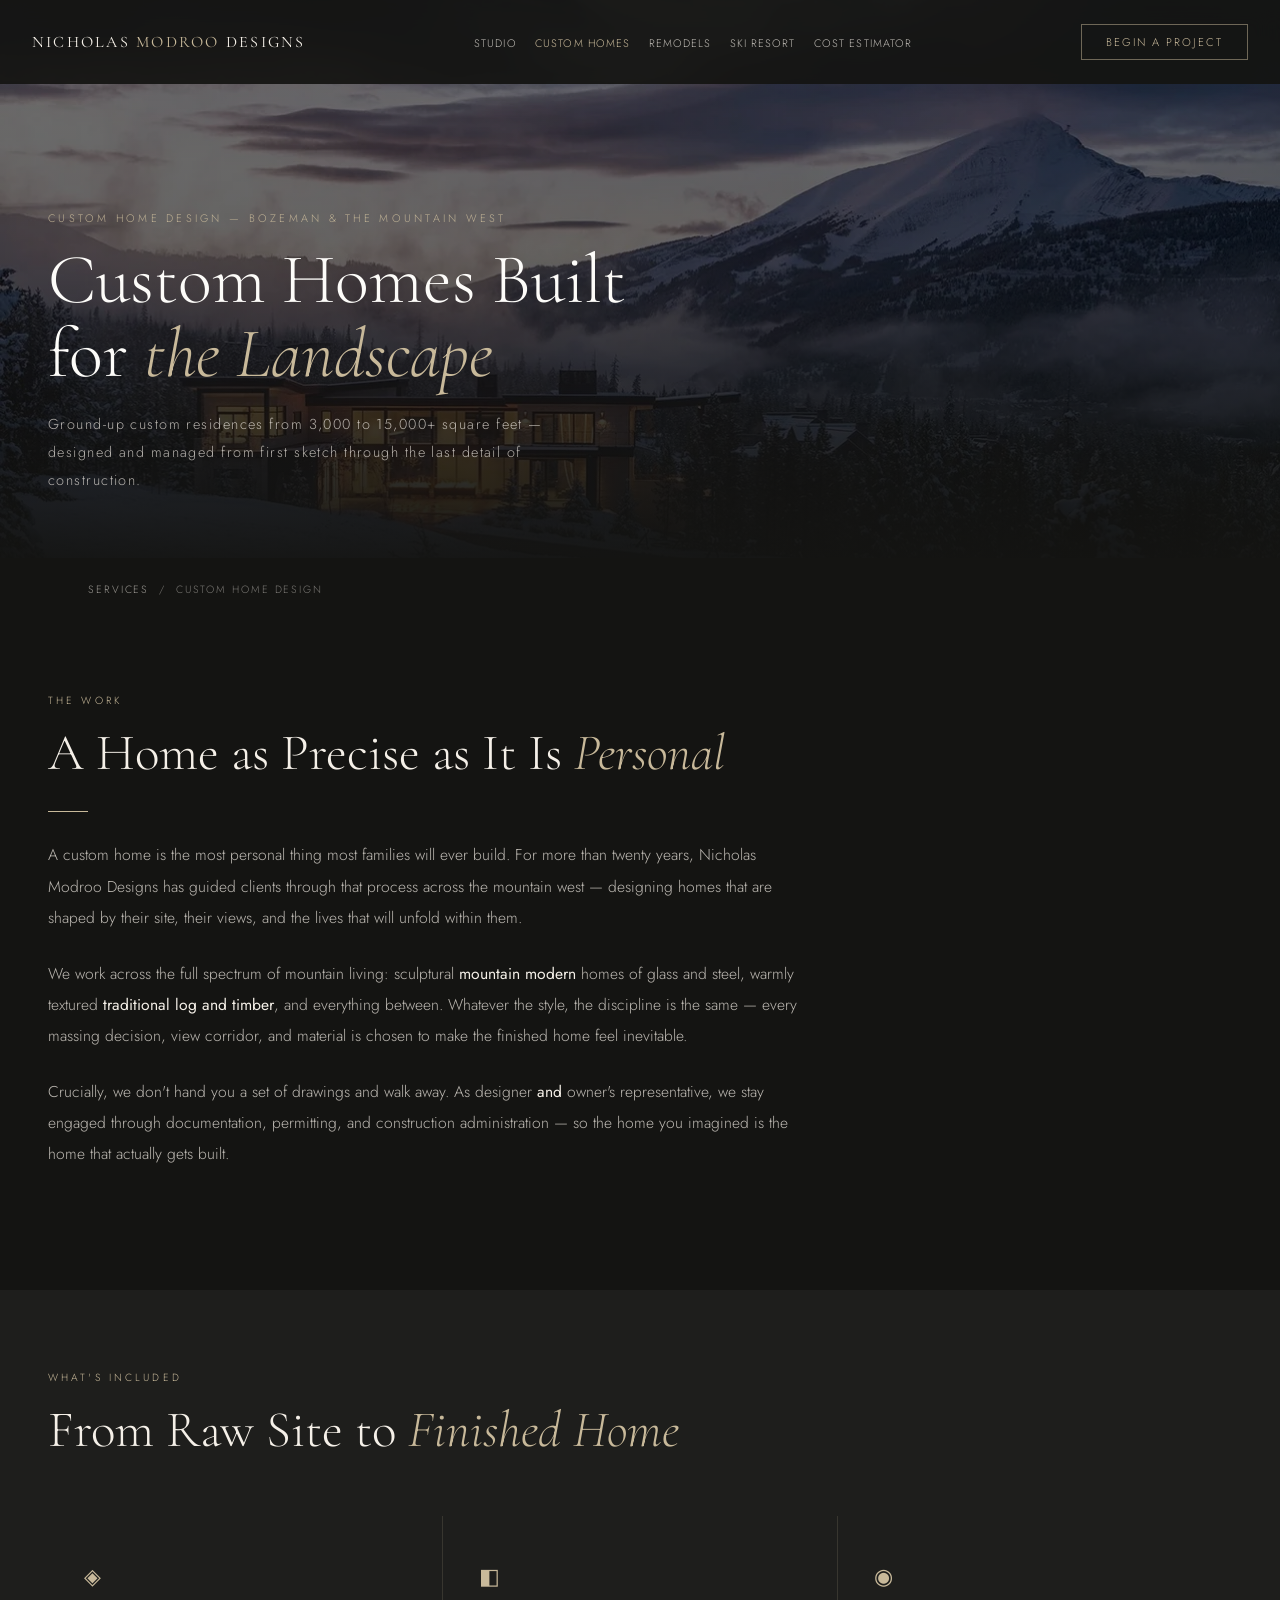
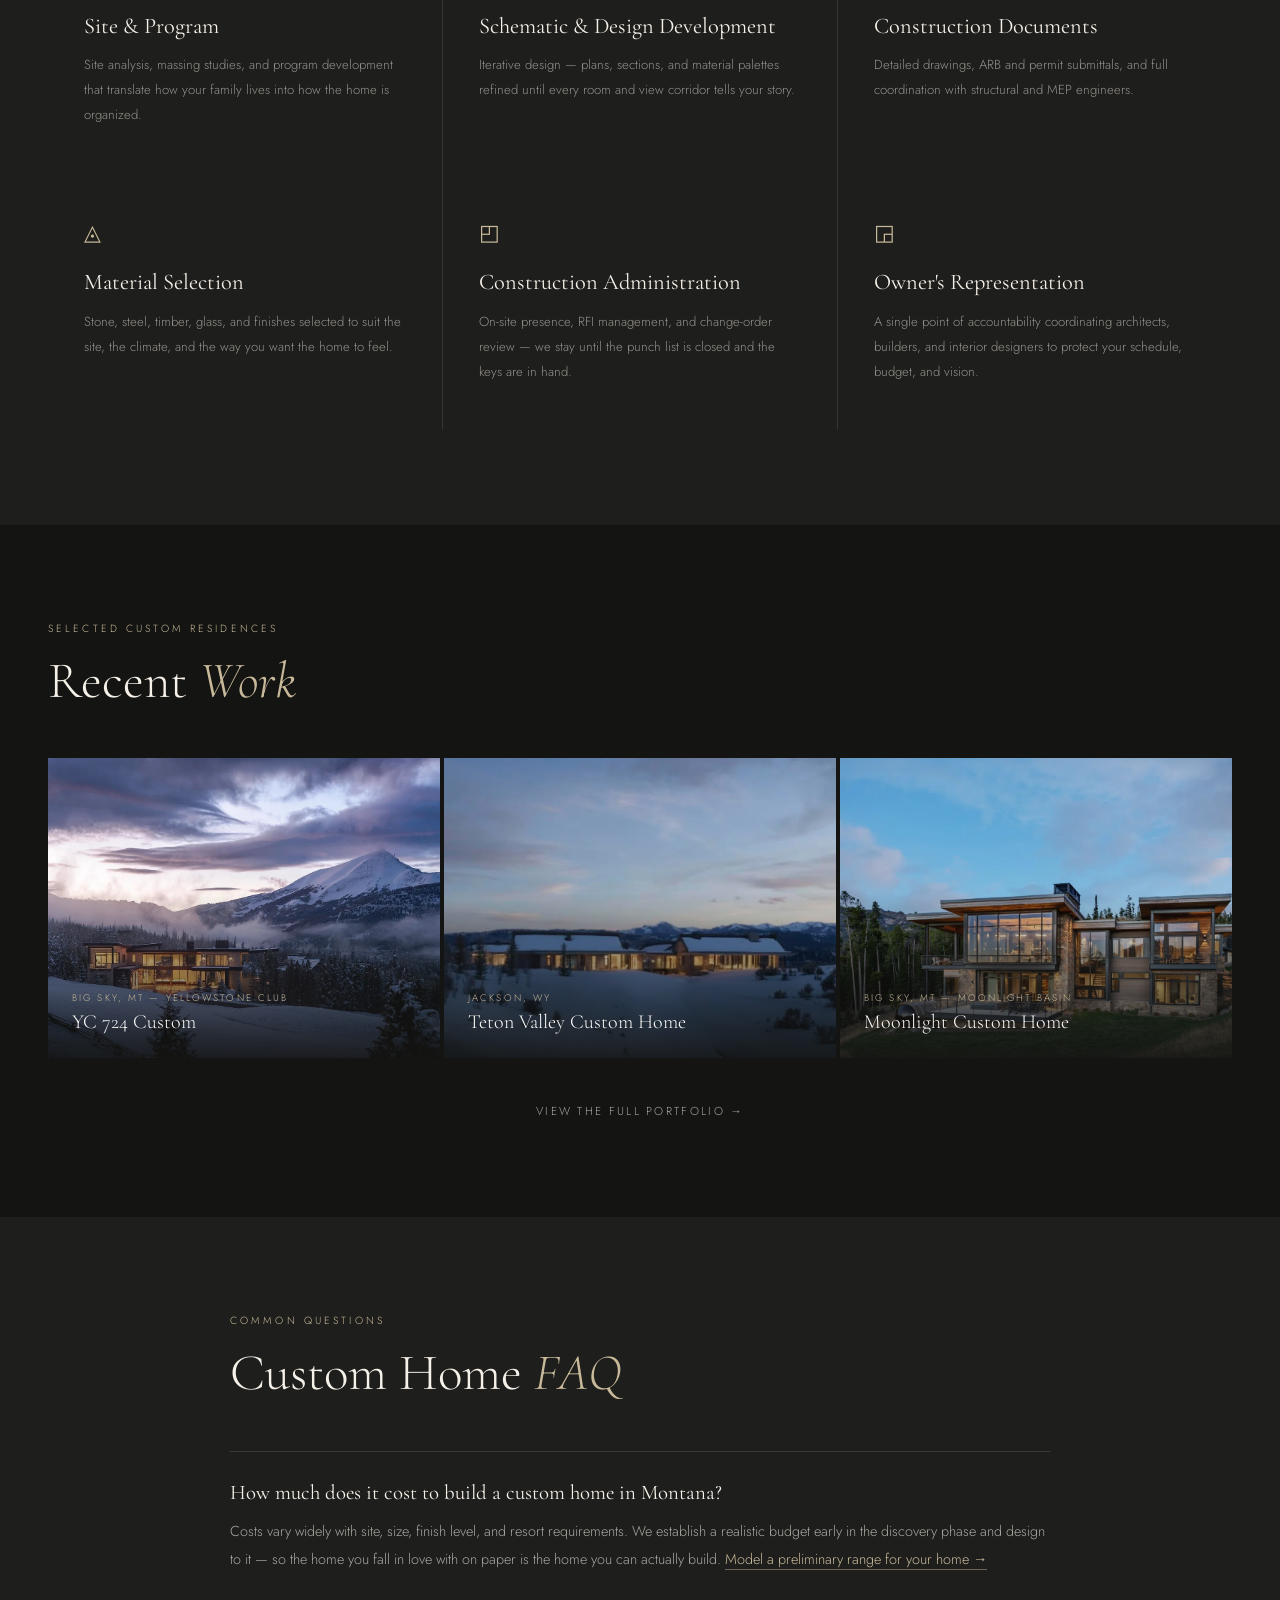
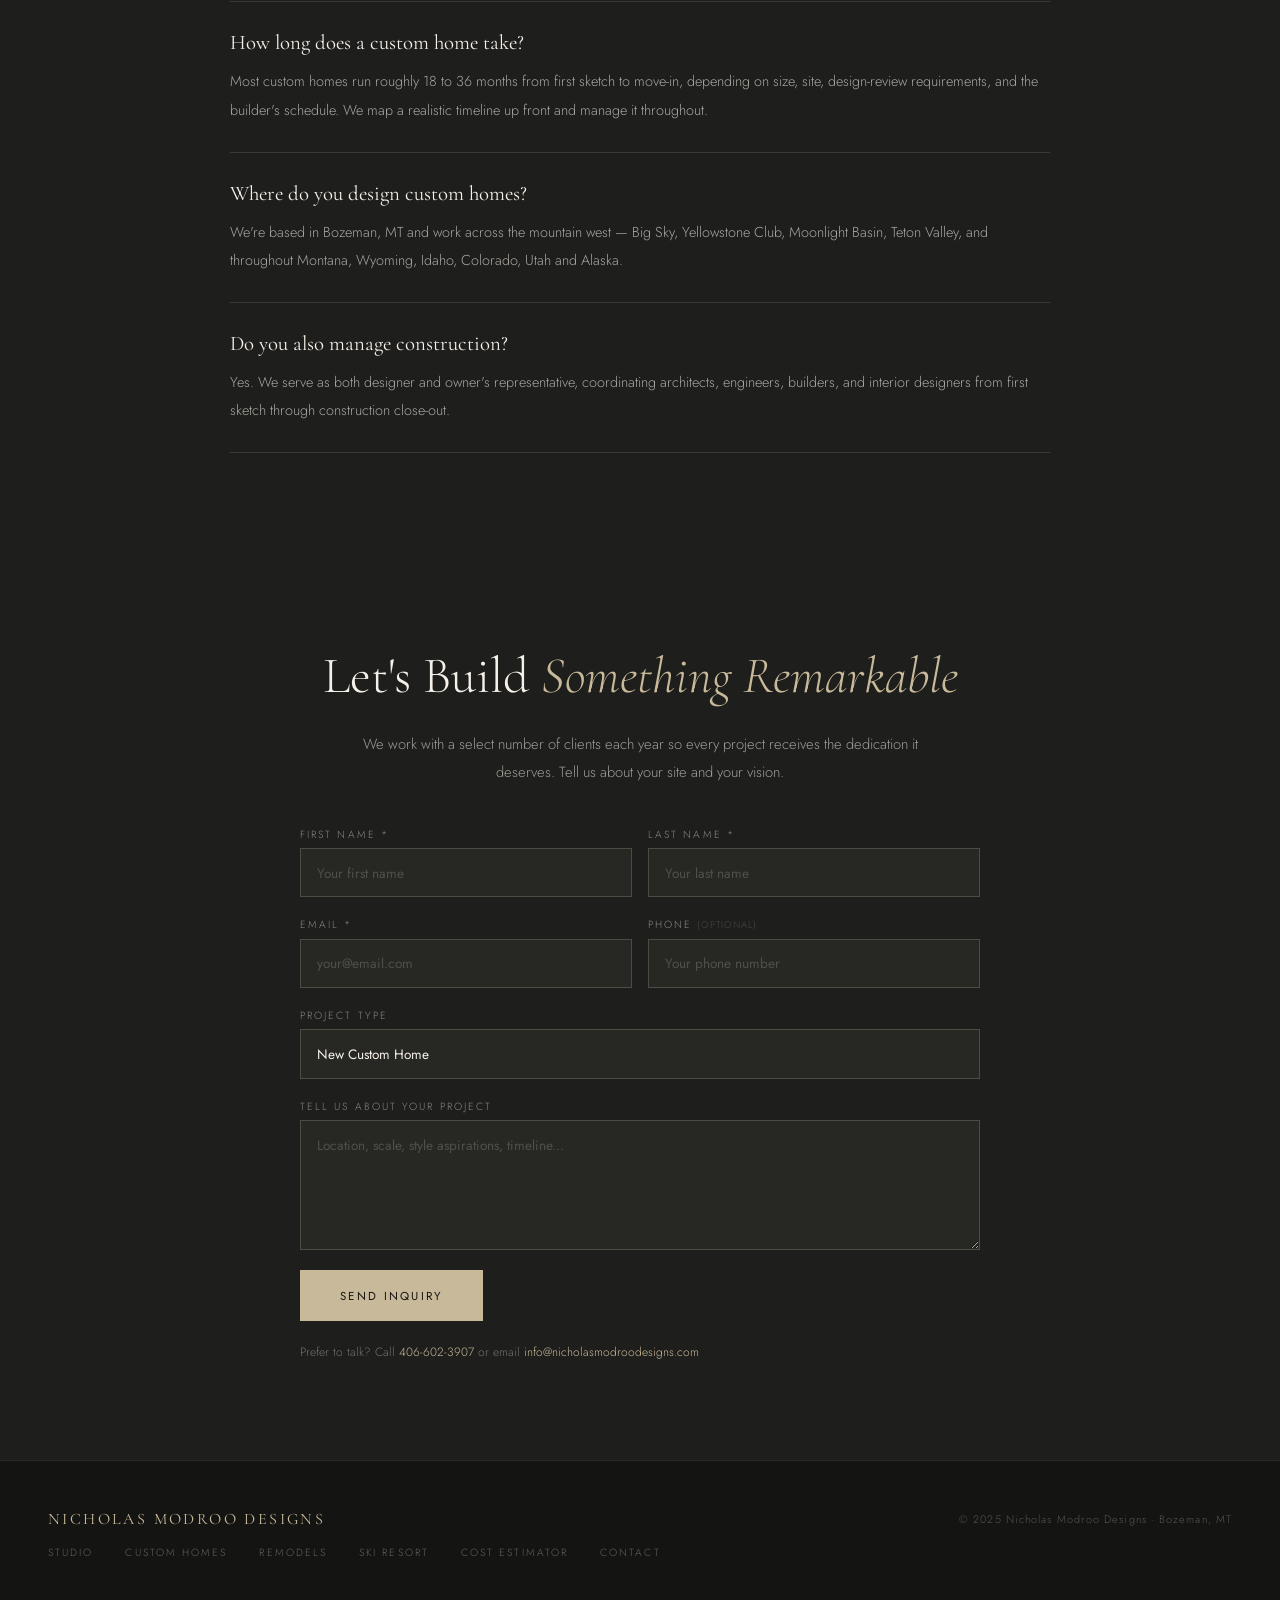
<file: custom-homes.html>
<!DOCTYPE html>
<html lang="en">
<head>
<meta charset="UTF-8">
<meta name="viewport" content="width=device-width, initial-scale=1.0">
<title>Custom Home Design — Bozeman &amp; Big Sky, MT | Nicholas Modroo Designs</title>
<meta name="description" content="Ground-up custom mountain home design from 3,000 to 15,000+ sq ft — site analysis through construction administration. Serving Bozeman, Big Sky, Yellowstone Club and the mountain west.">
<link rel="canonical" href="https://www.nicholasmodroodesigns.com/custom-homes.html">
<meta name="robots" content="index, follow">
<meta property="og:type" content="website">
<meta property="og:title" content="Custom Home Design — Bozeman & Big Sky, MT | Nicholas Modroo Designs">
<meta property="og:description" content="Ground-up custom mountain homes designed and project-managed from first sketch through construction close-out.">
<meta property="og:url" content="https://www.nicholasmodroodesigns.com/custom-homes.html">
<meta property="og:image" content="https://cdn.jsdelivr.net/gh/nmodroo/NicholasModrooDesigns@main/YC724-1.jpg">
<meta name="twitter:card" content="summary_large_image">
<link rel="icon" type="image/png" href="web/favicon-192.png">
<link rel="preload" as="image" href="web/YC724-1.webp" fetchpriority="high">
<link rel="preconnect" href="https://fonts.googleapis.com">
<link rel="preconnect" href="https://fonts.gstatic.com" crossorigin>
<link href="https://fonts.googleapis.com/css2?family=Cormorant+Garamond:ital,wght@0,300;0,400;0,500;1,300;1,400&family=Jost:wght@200;300;400;500&display=swap" rel="stylesheet">
<link rel="stylesheet" href="styles.css">
<script type="application/ld+json">
{
  "@context": "https://schema.org",
  "@type": "Service",
  "serviceType": "Custom home design",
  "name": "Custom Home Design",
  "provider": {
    "@type": "GeneralContractor",
    "name": "Nicholas Modroo Designs",
    "telephone": "+1-406-602-3907",
    "areaServed": ["Bozeman MT", "Big Sky MT", "Yellowstone Club", "Moonlight Basin", "Teton Valley", "Montana", "Wyoming", "Idaho"]
  },
  "areaServed": "Mountain West, USA",
  "url": "https://www.nicholasmodroodesigns.com/custom-homes.html",
  "description": "Ground-up custom mountain home design from 3,000 to 15,000+ square feet, from site analysis through construction administration."
}
</script>
<script type="application/ld+json">
{
  "@context": "https://schema.org",
  "@type": "BreadcrumbList",
  "itemListElement": [
    { "@type": "ListItem", "position": 1, "name": "Home", "item": "https://www.nicholasmodroodesigns.com/" },
    { "@type": "ListItem", "position": 2, "name": "Custom Home Design", "item": "https://www.nicholasmodroodesigns.com/custom-homes.html" }
  ]
}
</script>
<script type="application/ld+json">
{
  "@context": "https://schema.org",
  "@type": "FAQPage",
  "mainEntity": [
    { "@type": "Question", "name": "How much does it cost to build a custom home in Montana?", "acceptedAnswer": { "@type": "Answer", "text": "Custom home costs vary widely with site, size, finish level, and resort requirements. We establish a realistic budget early in the discovery phase and design to it, so the home you fall in love with on paper is the home you can actually build." } },
    { "@type": "Question", "name": "What areas do you design custom homes in?", "acceptedAnswer": { "@type": "Answer", "text": "We are based in Bozeman, MT and design custom homes across the mountain west — Big Sky, Yellowstone Club, Moonlight Basin, Teton Valley, and throughout Montana, Wyoming, Idaho, Colorado, Utah and Alaska." } },
    { "@type": "Question", "name": "Do you also manage construction?", "acceptedAnswer": { "@type": "Answer", "text": "Yes. We serve as both designer and owner's representative, coordinating architects, engineers, builders and interior designers from first sketch through construction close-out." } }
  ]
}
</script>
<!-- Google Analytics 4 -->
<script async src="https://www.googletagmanager.com/gtag/js?id=G-BS2J5CHZ89"></script>
<script>
  window.dataLayer = window.dataLayer || [];
  function gtag(){dataLayer.push(arguments);}
  gtag('js', new Date());
  gtag('config', 'G-BS2J5CHZ89');
</script>
</head>
<body>

<nav>
  <a href="index.html" class="nav-logo">Nicholas <span>Modroo</span> Designs</a>
  <ul class="nav-links">
    <li><a href="index.html#about">Studio</a></li>
    <li><a href="custom-homes.html" class="active">Custom Homes</a></li>
    <li><a href="remodels.html">Remodels</a></li>
    <li><a href="ski-resort-homes.html">Ski Resort</a></li>
    <li><a href="cost-estimator.html">Cost Estimator</a></li>
  </ul>
  <a href="tel:+14066023907" class="nav-phone">406-602-3907</a>
  <a href="index.html#contact" class="nav-cta">Begin a Project</a>
</nav>

<header class="subhero">
  <div class="subhero-bg" style="background-image:url('web/YC724-1.webp')"></div>
  <div class="subhero-overlay"></div>
  <div class="subhero-content">
    <div class="subhero-eyebrow">Custom Home Design — Bozeman &amp; the Mountain West</div>
    <h1 class="subhero-title">Custom Homes Built<br>for <em>the Landscape</em></h1>
    <p class="subhero-sub">Ground-up custom residences from 3,000 to 15,000+ square feet — designed and managed from first sketch through the last detail of construction.</p>
  </div>
</header>

<nav class="crumb"><a href="index.html#services">Services</a> &nbsp;/&nbsp; Custom Home Design</nav>

<section>
  <div class="prose">
    <div class="section-label">The Work</div>
    <h2 class="section-title">A Home as Precise as It Is <em>Personal</em></h2>
    <div class="divider"></div>
    <p>A custom home is the most personal thing most families will ever build. For more than twenty years, Nicholas Modroo Designs has guided clients through that process across the mountain west — designing homes that are shaped by their site, their views, and the lives that will unfold within them.</p>
    <p>We work across the full spectrum of mountain living: sculptural <strong>mountain modern</strong> homes of glass and steel, warmly textured <strong>traditional log and timber</strong>, and everything between. Whatever the style, the discipline is the same — every massing decision, view corridor, and material is chosen to make the finished home feel inevitable.</p>
    <p>Crucially, we don't hand you a set of drawings and walk away. As designer <strong>and</strong> owner's representative, we stay engaged through documentation, permitting, and construction administration — so the home you imagined is the home that actually gets built.</p>
  </div>
</section>

<section style="background:var(--charcoal);padding-top:5rem">
  <div style="max-width:1200px;margin:0 auto">
    <div class="section-label">What's Included</div>
    <h2 class="section-title">From Raw Site to <em>Finished Home</em></h2>
  </div>
  <div class="feature-grid">
    <div class="feature-card"><div class="feature-icon">◈</div><div class="feature-name">Site &amp; Program</div><p class="feature-desc">Site analysis, massing studies, and program development that translate how your family lives into how the home is organized.</p></div>
    <div class="feature-card"><div class="feature-icon">◧</div><div class="feature-name">Schematic &amp; Design Development</div><p class="feature-desc">Iterative design — plans, sections, and material palettes refined until every room and view corridor tells your story.</p></div>
    <div class="feature-card"><div class="feature-icon">◉</div><div class="feature-name">Construction Documents</div><p class="feature-desc">Detailed drawings, ARB and permit submittals, and full coordination with structural and MEP engineers.</p></div>
    <div class="feature-card"><div class="feature-icon">◬</div><div class="feature-name">Material Selection</div><p class="feature-desc">Stone, steel, timber, glass, and finishes selected to suit the site, the climate, and the way you want the home to feel.</p></div>
    <div class="feature-card"><div class="feature-icon">◰</div><div class="feature-name">Construction Administration</div><p class="feature-desc">On-site presence, RFI management, and change-order review — we stay until the punch list is closed and the keys are in hand.</p></div>
    <div class="feature-card"><div class="feature-icon">◲</div><div class="feature-name">Owner's Representation</div><p class="feature-desc">A single point of accountability coordinating architects, builders, and interior designers to protect your schedule, budget, and vision.</p></div>
  </div>
</section>

<section>
  <div style="max-width:1200px;margin:0 auto">
    <div class="section-label">Selected Custom Residences</div>
    <h2 class="section-title">Recent <em>Work</em></h2>
  </div>
  <div class="proj-strip">
    <a href="index.html?project=yc724&from=custom-homes.html" class="proj-tile">
      <img srcset="web/YC724-1-1200.webp 1200w, web/YC724-1.webp 1276w" sizes="(max-width: 768px) 100vw, 800px" loading="lazy" decoding="async" src="web/YC724-1.webp" alt="Mountain modern custom residence exterior, Yellowstone Club, Big Sky MT">
      <div class="proj-tile-overlay"><div class="proj-tile-loc">Big Sky, MT — Yellowstone Club</div><div class="proj-tile-name">YC 724 Custom</div></div>
    </a>
    <a href="index.html?project=teton&from=custom-homes.html" class="proj-tile">
      <img loading="lazy" decoding="async" src="web/TetonCustom1.webp" alt="Custom mountain estate exterior, Teton Valley, Jackson WY">
      <div class="proj-tile-overlay"><div class="proj-tile-loc">Jackson, WY</div><div class="proj-tile-name">Teton Valley Custom Home</div></div>
    </a>
    <a href="index.html?project=moonlight&from=custom-homes.html" class="proj-tile">
      <img srcset="web/WKP-Brown-HR-13-Large-1200.webp 1200w, web/WKP-Brown-HR-13-Large.webp 1620w" sizes="(max-width: 768px) 100vw, 800px" loading="lazy" decoding="async" src="web/WKP-Brown-HR-13-Large.webp" alt="10,500 sq ft ski-in/ski-out custom home, Moonlight Basin, Big Sky MT">
      <div class="proj-tile-overlay"><div class="proj-tile-loc">Big Sky, MT — Moonlight Basin</div><div class="proj-tile-name">Moonlight Custom Home</div></div>
    </a>
  </div>
  <div style="text-align:center;margin-top:2.5rem"><a href="index.html#portfolio" class="btn-ghost">View the Full Portfolio →</a></div>
</section>

<section style="background:var(--charcoal)">
  <div style="max-width:820px;margin:0 auto">
    <div class="section-label">Common Questions</div>
    <h2 class="section-title">Custom Home <em>FAQ</em></h2>
  </div>
  <div class="faq">
    <div class="faq-item"><div class="faq-q">How much does it cost to build a custom home in Montana?</div><p class="faq-a">Costs vary widely with site, size, finish level, and resort requirements. We establish a realistic budget early in the discovery phase and design to it — so the home you fall in love with on paper is the home you can actually build. <a href="cost-estimator.html?type=custom_estate" class="inline-link">Model a preliminary range for your home →</a></p></div>
    <div class="faq-item"><div class="faq-q">How long does a custom home take?</div><p class="faq-a">Most custom homes run roughly 18 to 36 months from first sketch to move-in, depending on size, site, design-review requirements, and the builder's schedule. We map a realistic timeline up front and manage it throughout.</p></div>
    <div class="faq-item"><div class="faq-q">Where do you design custom homes?</div><p class="faq-a">We're based in Bozeman, MT and work across the mountain west — Big Sky, Yellowstone Club, Moonlight Basin, Teton Valley, and throughout Montana, Wyoming, Idaho, Colorado, Utah and Alaska.</p></div>
    <div class="faq-item"><div class="faq-q">Do you also manage construction?</div><p class="faq-a">Yes. We serve as both designer and owner's representative, coordinating architects, engineers, builders, and interior designers from first sketch through construction close-out.</p></div>
  </div>
</section>

<div class="cta-band">
  <h2>Let's Build <em>Something Remarkable</em></h2>
  <p>We work with a select number of clients each year so every project receives the dedication it deserves. Tell us about your site and your vision.</p>
  <form class="inquiry-form cta-form" action="https://formspree.io/f/xojzejpp" method="POST">
    <input type="hidden" name="source_page" value="Custom Homes page">
    <input type="text" name="_gotcha" style="display:none" tabindex="-1" autocomplete="off">
    <div class="form-row">
      <div class="form-field"><label class="form-label">First Name *</label><input type="text" name="first_name" class="form-input" placeholder="Your first name" required></div>
      <div class="form-field"><label class="form-label">Last Name *</label><input type="text" name="last_name" class="form-input" placeholder="Your last name" required></div>
    </div>
    <div class="form-row">
      <div class="form-field"><label class="form-label">Email *</label><input type="email" name="email" class="form-input" placeholder="your@email.com" required></div>
      <div class="form-field"><label class="form-label">Phone <span style="opacity:0.4;font-size:0.6rem;letter-spacing:0.1em">(optional)</span></label><input type="tel" name="phone" class="form-input" placeholder="Your phone number"></div>
    </div>
    <div class="form-field">
      <label class="form-label">Project Type</label>
      <select name="project_type" class="form-input" style="appearance:none;cursor:pointer">
        <option value="">Select a project type</option>
        <option selected>New Custom Home</option>
        <option>Remodel / Addition</option>
        <option>Ski Resort Residence</option>
        <option>Log / Timber Home</option>
        <option>Other</option>
      </select>
    </div>
    <div class="form-field"><label class="form-label">Tell us about your project</label><textarea name="message" class="form-input textarea" placeholder="Location, scale, style aspirations, timeline..."></textarea></div>
    <p class="form-error" role="alert" hidden>Sorry — your message didn't go through. Please call <a href="tel:+14066023907">406-602-3907</a> or email <a href="mailto:info@nicholasmodroodesigns.com">info@nicholasmodroodesigns.com</a>.</p>
    <button type="submit" class="form-submit">Send Inquiry</button>
    <p class="cta-alt">Prefer to talk? Call <a href="tel:+14066023907">406-602-3907</a> or email <a href="mailto:info@nicholasmodroodesigns.com">info@nicholasmodroodesigns.com</a></p>
  </form>
</div>

<footer>
  <a href="index.html" class="footer-logo" style="text-decoration:none">Nicholas Modroo Designs</a>
  <div class="footer-copy">© 2025 Nicholas Modroo Designs · Bozeman, MT</div>
  <div class="footer-links">
    <a href="index.html#about">Studio</a>
    <a href="custom-homes.html">Custom Homes</a>
    <a href="remodels.html">Remodels</a>
    <a href="ski-resort-homes.html">Ski Resort</a>
    <a href="cost-estimator.html">Cost Estimator</a>
    <a href="index.html#contact">Contact</a>
  </div>
</footer>

<script src="site.js" defer></script>
</body>
</html>
</file>
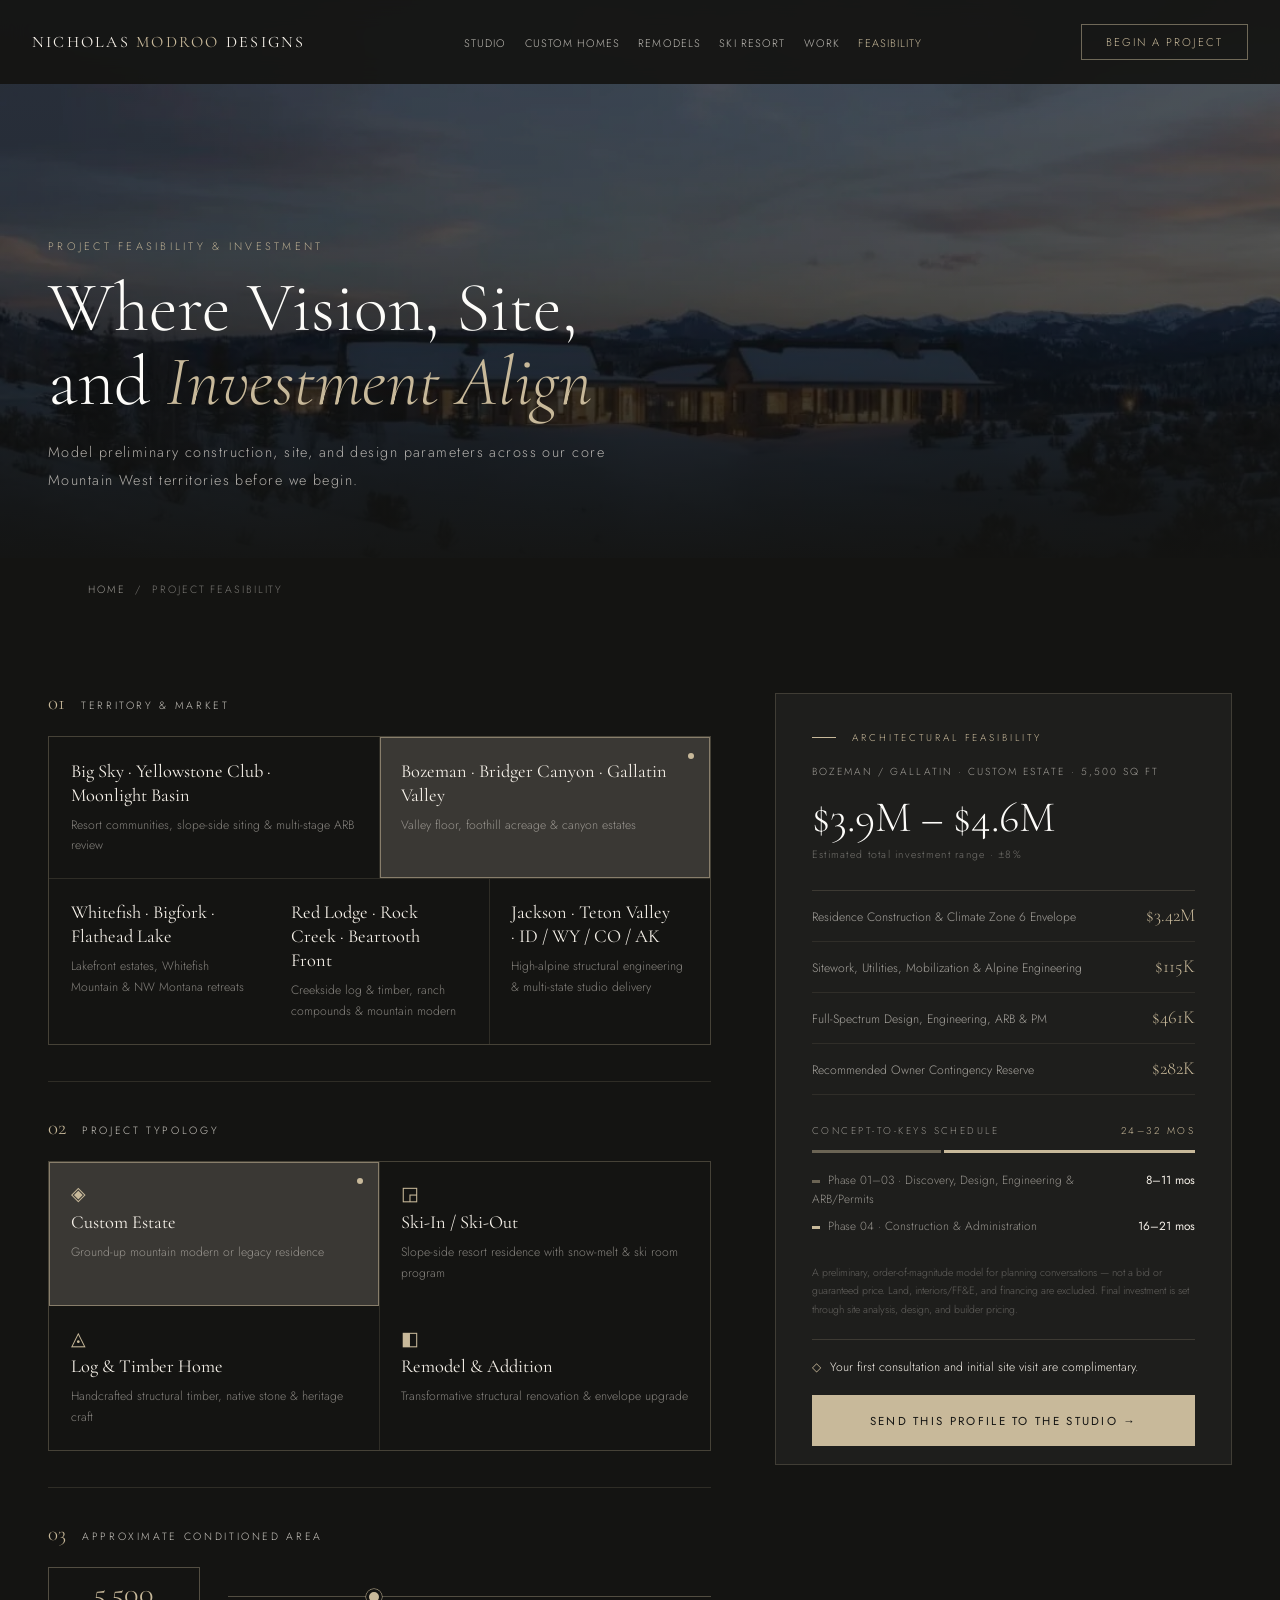
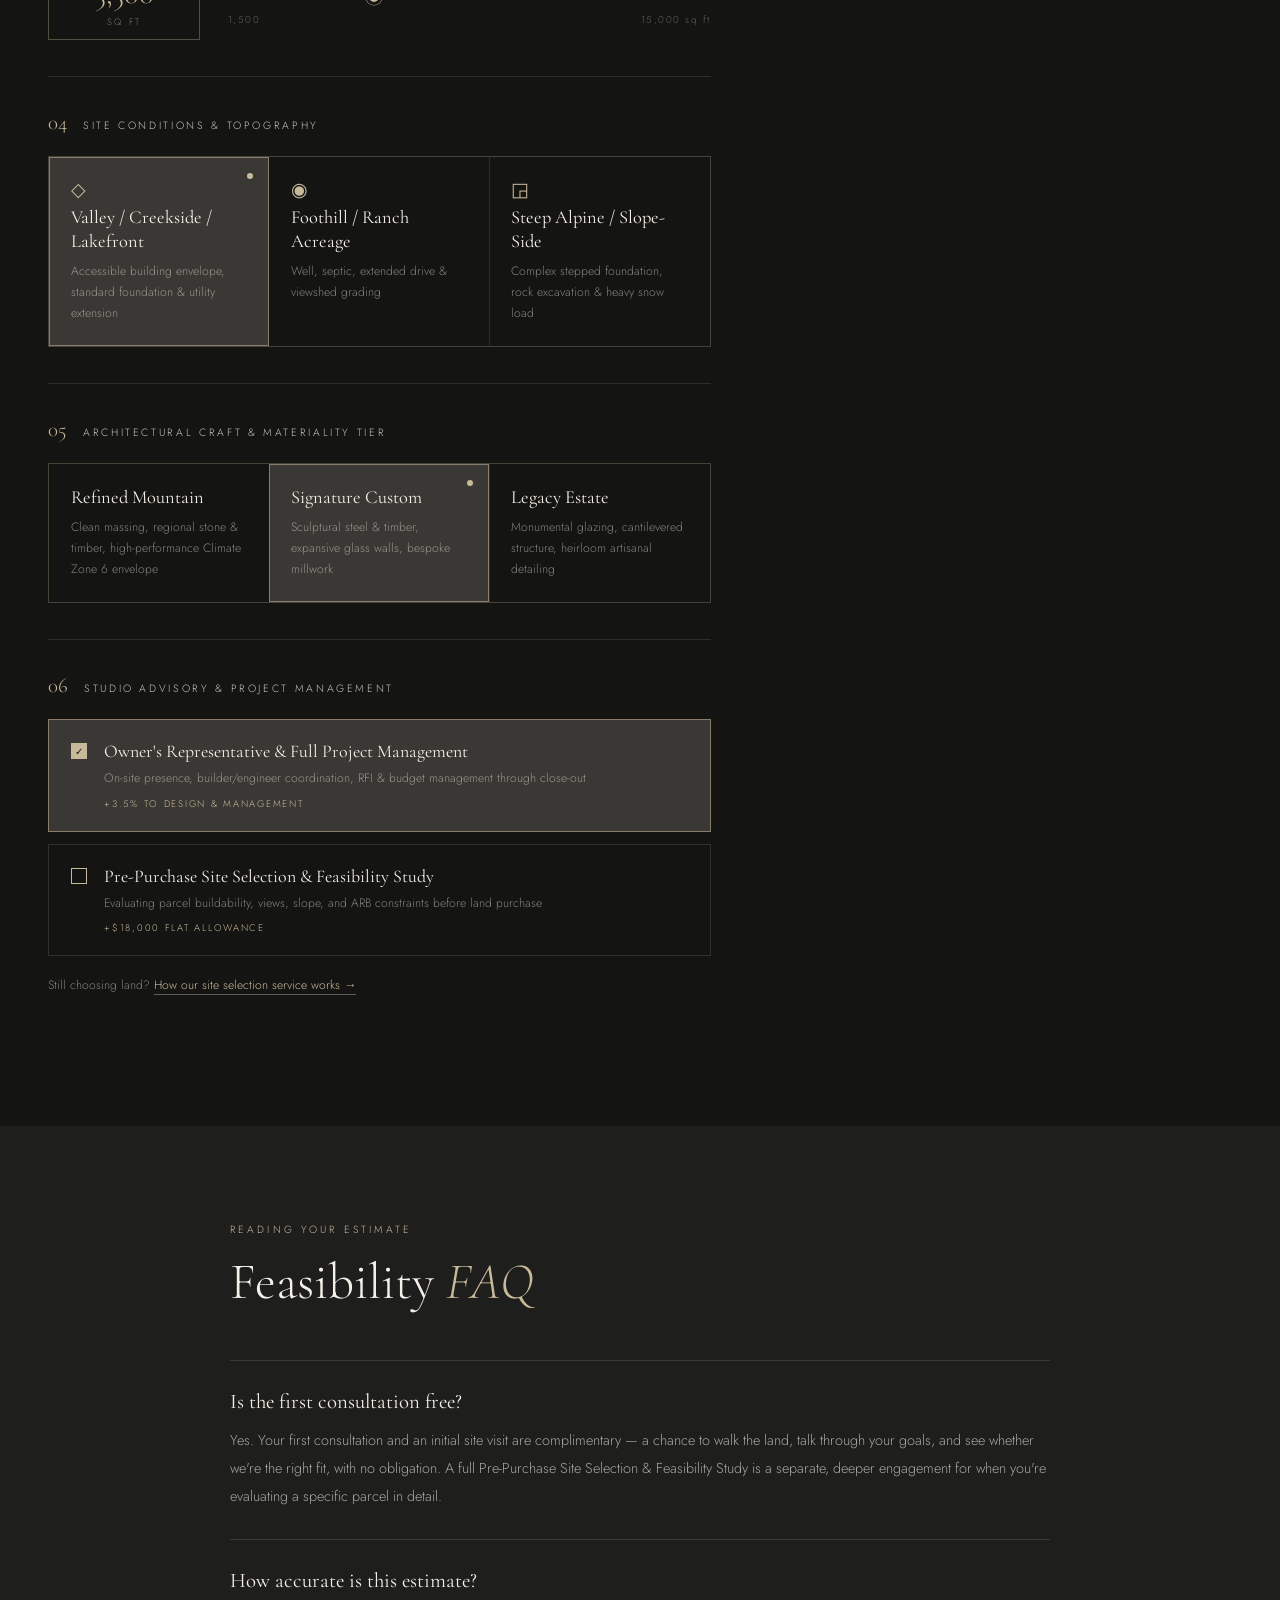
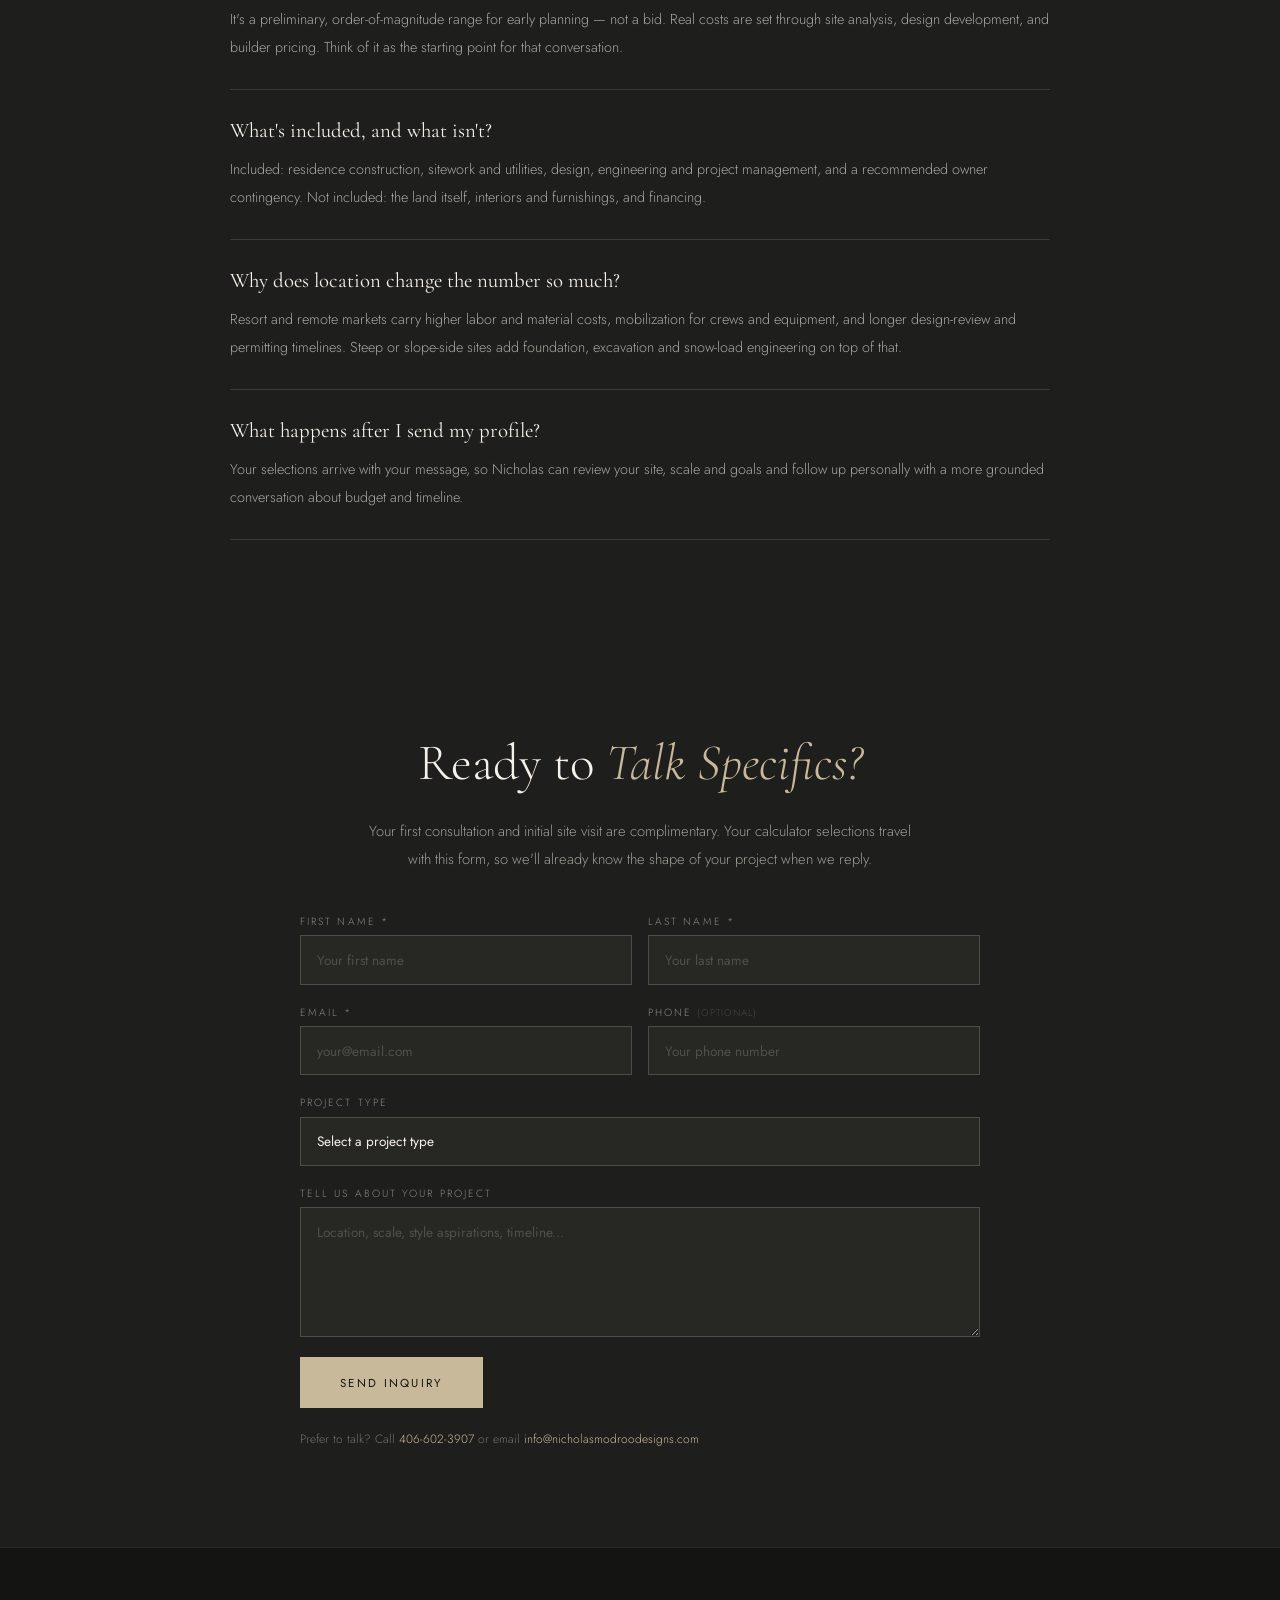
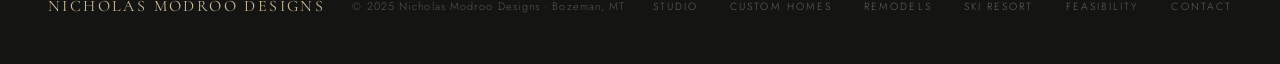
<file: feasibility.html>
<!DOCTYPE html>
<html lang="en">
<head>
<meta charset="UTF-8">
<meta name="viewport" content="width=device-width, initial-scale=1.0">
<title>Custom Home Cost &amp; Feasibility Calculator — Montana | Nicholas Modroo Designs</title>
<meta name="description" content="Model a preliminary investment range and timeline for a custom mountain home in Big Sky, Bozeman, Whitefish, Red Lodge or the Tetons — by size, site, and level of craft.">
<link rel="canonical" href="https://www.nicholasmodroodesigns.com/feasibility.html">
<meta name="robots" content="index, follow">
<meta property="og:type" content="website">
<meta property="og:title" content="Custom Home Cost &amp; Feasibility Calculator | Nicholas Modroo Designs">
<meta property="og:description" content="Where vision, site, and investment align — model a preliminary budget and concept-to-keys timeline for your mountain home.">
<meta property="og:url" content="https://www.nicholasmodroodesigns.com/feasibility.html">
<meta property="og:image" content="https://cdn.jsdelivr.net/gh/nmodroo/NicholasModrooDesigns@main/web/TetonCustom1.webp">
<meta name="twitter:card" content="summary_large_image">
<link rel="icon" type="image/png" href="web/favicon-192.png">
<link rel="preload" as="image" href="web/TetonCustom1.webp" fetchpriority="high">
<link rel="preconnect" href="https://fonts.googleapis.com">
<link rel="preconnect" href="https://fonts.gstatic.com" crossorigin>
<link href="https://fonts.googleapis.com/css2?family=Cormorant+Garamond:ital,wght@0,300;0,400;0,500;1,300;1,400&family=Jost:wght@200;300;400;500&display=swap" rel="stylesheet">
<link rel="stylesheet" href="styles.css">
<style>
/* ───────── FEASIBILITY CALCULATOR (all classes prefixed fz-) ───────── */
.fz{background:var(--dark)}
.fz-layout{margin-top:0 !important}
.fz-free{display:flex;gap:0.6rem;align-items:baseline;font-size:0.76rem;line-height:1.6;color:var(--cream);border-top:0.5px solid rgba(200,185,154,0.18);padding-top:1.1rem;margin:-0.5rem 0 1.1rem}
.fz-free span{color:var(--stone)}
.fz-note{font-size:0.76rem;color:rgba(245,240,232,0.5);margin-top:1.25rem}
.inline-link{color:var(--stone);text-decoration:none;border-bottom:0.5px solid rgba(200,185,154,0.45);transition:border-color 0.2s,color 0.2s}
.inline-link:hover{color:var(--cream);border-bottom-color:var(--cream)}
.fz-wrap{max-width:1200px;margin:0 auto}
.fz-sub{font-size:0.9rem;line-height:2;color:rgba(245,240,232,0.6);max-width:560px}
.fz-layout{display:grid;grid-template-columns:minmax(0,1.45fr) minmax(0,1fr);gap:4rem;margin-top:3.5rem;align-items:start}

.fz-step{padding:2.25rem 0;border-top:0.5px solid rgba(200,185,154,0.15)}
.fz-step:first-child{border-top:none;padding-top:0}
.fz-step-head{display:flex;align-items:baseline;gap:1rem;margin-bottom:1.4rem}
.fz-step-num{font-family:'Cormorant Garamond',serif;font-size:1.3rem;color:var(--stone);line-height:1}
.fz-step-title{font-size:0.66rem;letter-spacing:0.25em;text-transform:uppercase;color:rgba(245,240,232,0.8)}

.fz-grid{display:grid;gap:0.5px;background:rgba(200,185,154,0.15);border:0.5px solid rgba(200,185,154,0.15)}
.fz-grid-terr{grid-template-columns:repeat(6,1fr)}
.fz-grid-terr .fz-opt{grid-column:span 2}
.fz-grid-terr .fz-opt:nth-child(-n+2){grid-column:span 3}
.fz-grid-2{grid-template-columns:repeat(2,1fr)}
.fz-grid-3{grid-template-columns:repeat(3,1fr)}

.fz-opt{background:var(--dark);border:none;text-align:left;padding:1.4rem 1.35rem;cursor:pointer;color:var(--cream);font-family:'Jost',sans-serif;font-weight:300;transition:background 0.3s,box-shadow 0.3s;position:relative;display:flex;flex-direction:column;gap:0.45rem}
.fz-opt:hover{background:var(--charcoal)}
.fz-opt:focus-visible{outline:1px solid var(--stone);outline-offset:-1px}
.fz-opt[aria-checked="true"]{background:var(--mid);box-shadow:inset 0 0 0 1px rgba(200,185,154,0.55)}
.fz-opt[aria-checked="true"]::after{content:'';position:absolute;top:1rem;right:1rem;width:6px;height:6px;border-radius:50%;background:var(--stone)}
.fz-opt-icon{font-size:1.2rem;color:var(--stone);line-height:1}
.fz-opt-name{font-family:'Cormorant Garamond',serif;font-size:1.15rem;font-weight:400;line-height:1.3;color:var(--cream);padding-right:1rem}
.fz-opt-desc{font-size:0.76rem;line-height:1.7;color:rgba(245,240,232,0.5)}

.fz-range-row{display:flex;align-items:center;gap:1.75rem}
.fz-readout{flex:none;min-width:9.5rem;border:0.5px solid rgba(200,185,154,0.35);padding:0.7rem 1rem;text-align:center}
.fz-readout-num{font-family:'Cormorant Garamond',serif;font-size:1.9rem;font-weight:300;color:var(--stone);line-height:1}
.fz-readout-unit{font-size:0.58rem;letter-spacing:0.22em;text-transform:uppercase;color:rgba(245,240,232,0.45);margin-top:0.35rem}
.fz-range-col{flex:1;min-width:0}
.fz-range{-webkit-appearance:none;appearance:none;width:100%;height:1px;background:rgba(200,185,154,0.35);outline:none;cursor:pointer;margin:0.9rem 0}
.fz-range::-webkit-slider-thumb{-webkit-appearance:none;width:16px;height:16px;border-radius:50%;background:var(--stone);border:3px solid var(--dark);box-shadow:0 0 0 0.5px var(--stone);transition:background 0.2s}
.fz-range::-moz-range-thumb{width:12px;height:12px;border-radius:50%;background:var(--stone);border:3px solid var(--dark)}
.fz-range:hover::-webkit-slider-thumb{background:var(--cream)}
.fz-range:focus-visible::-webkit-slider-thumb{box-shadow:0 0 0 3px rgba(200,185,154,0.35)}
.fz-range-scale{display:flex;justify-content:space-between;font-size:0.62rem;letter-spacing:0.15em;color:rgba(245,240,232,0.35)}

.fz-check{position:relative;display:flex;gap:1.1rem;align-items:flex-start;padding:1.25rem 1.35rem;border:0.5px solid rgba(200,185,154,0.18);cursor:pointer;transition:background 0.3s,border-color 0.3s}
.fz-check + .fz-check{margin-top:0.75rem}
.fz-check:hover{background:var(--charcoal)}
.fz-check.is-on{border-color:rgba(200,185,154,0.55);background:var(--mid)}
.fz-check input{position:absolute;opacity:0;pointer-events:none}
.fz-box{flex:none;width:16px;height:16px;border:0.5px solid var(--stone);margin-top:0.2rem;display:flex;align-items:center;justify-content:center;font-size:0.65rem;color:var(--dark);transition:background 0.2s}
.fz-check.is-on .fz-box{background:var(--stone)}
.fz-check input:focus-visible + .fz-box{outline:1px solid var(--stone);outline-offset:2px}
.fz-check-name{font-family:'Cormorant Garamond',serif;font-size:1.12rem;font-weight:400;color:var(--cream);line-height:1.3}
.fz-check-desc{font-size:0.76rem;line-height:1.7;color:rgba(245,240,232,0.5);margin-top:0.3rem}
.fz-check-tag{font-size:0.6rem;letter-spacing:0.18em;text-transform:uppercase;color:var(--stone);margin-top:0.5rem}

/* Summary panel */
.fz-panel{position:sticky;top:6.5rem;max-height:calc(100vh - 8rem);overflow-y:auto;scrollbar-width:thin;scrollbar-color:rgba(200,185,154,0.3) transparent;background:var(--charcoal);border:0.5px solid rgba(200,185,154,0.2);padding:2.25rem}
.fz-panel-label{font-size:0.62rem;letter-spacing:0.3em;text-transform:uppercase;color:var(--stone);display:flex;align-items:center;gap:1rem}
.fz-panel-label::before{content:'';flex:none;width:24px;height:0.5px;background:var(--stone)}
.fz-tag{margin-top:1.1rem;font-size:0.64rem;letter-spacing:0.2em;text-transform:uppercase;color:rgba(245,240,232,0.6);line-height:1.8}
.fz-total{font-family:'Cormorant Garamond',serif;font-size:clamp(2.2rem,3.4vw,3rem);font-weight:300;color:var(--white);line-height:1.05;margin:0.9rem 0 0.35rem;transition:opacity 0.2s}
.fz-total-note{font-size:0.66rem;letter-spacing:0.12em;color:rgba(245,240,232,0.4)}
.fz-rows{margin:1.75rem 0;border-top:0.5px solid rgba(200,185,154,0.18)}
.fz-row{display:flex;justify-content:space-between;align-items:baseline;gap:1rem;padding:0.85rem 0;border-bottom:0.5px solid rgba(200,185,154,0.1)}
.fz-row-name{font-size:0.76rem;line-height:1.55;color:rgba(245,240,232,0.62)}
.fz-row-val{flex:none;font-family:'Cormorant Garamond',serif;font-size:1.15rem;color:var(--stone)}
.fz-sched-head{font-size:0.62rem;letter-spacing:0.25em;text-transform:uppercase;color:rgba(245,240,232,0.55);display:flex;justify-content:space-between;margin-bottom:0.75rem}
.fz-sched-head span:last-child{color:var(--stone)}
.fz-bar{display:flex;height:3px;gap:3px;margin-bottom:0.9rem}
.fz-bar-pre{background:rgba(200,185,154,0.45);transition:flex-grow 0.4s ease}
.fz-bar-con{background:var(--stone);transition:flex-grow 0.4s ease}
.fz-phase{display:flex;justify-content:space-between;gap:1rem;font-size:0.74rem;line-height:1.6;color:rgba(245,240,232,0.55);padding:0.25rem 0}
.fz-phase strong{font-weight:400;color:var(--cream);flex:none}
.fz-phase i{display:inline-block;width:8px;height:3px;margin-right:0.5rem;vertical-align:middle}
.fz-disclaim{font-size:0.66rem;line-height:1.75;color:rgba(245,240,232,0.32);margin:1.5rem 0 1.75rem}

.fz-cta{display:block;width:100%;background:var(--stone);color:var(--dark);border:none;font-family:'Jost',sans-serif;font-size:0.72rem;letter-spacing:0.2em;text-transform:uppercase;padding:1.1rem 1.5rem;cursor:pointer;transition:background 0.25s}
.fz-cta:hover{background:var(--cream)}
.fz-alt{display:block;text-align:center;margin-top:1rem}

.fz-drawer{display:grid;grid-template-rows:0fr;transition:grid-template-rows 0.45s ease}
.fz-drawer.is-open{grid-template-rows:1fr}
.fz-drawer-inner{overflow:hidden}
.fz-drawer form{display:flex;flex-direction:column;gap:1rem;padding-top:1.75rem}
.fz-drawer .form-submit{width:100%}

@media(max-width:1024px){
  .fz-layout{gap:2.5rem;grid-template-columns:minmax(0,1.25fr) minmax(0,1fr)}
  .fz-grid-3{grid-template-columns:1fr}
  .fz-grid-terr{grid-template-columns:1fr 1fr}
  .fz-grid-terr .fz-opt,.fz-grid-terr .fz-opt:nth-child(-n+2){grid-column:span 1}
  .fz-grid-terr .fz-opt:last-child{grid-column:span 2}
}
@media(max-width:768px){
  .fz-layout{grid-template-columns:1fr;gap:3rem;margin-top:2.5rem}
  .fz-panel{position:static;max-height:none;overflow:visible;padding:1.75rem 1.5rem}
  .fz-grid-2,.fz-grid-terr{grid-template-columns:1fr}
  .fz-grid-terr .fz-opt:last-child{grid-column:span 1}
  .fz-range-row{flex-direction:column;align-items:stretch;gap:1rem}
  .fz-readout{min-width:0}
  .fz-opt{padding:1.2rem 1.15rem}
}
</style>
<script type="application/ld+json">
{
  "@context": "https://schema.org",
  "@type": "BreadcrumbList",
  "itemListElement": [
    { "@type": "ListItem", "position": 1, "name": "Home", "item": "https://www.nicholasmodroodesigns.com/" },
    { "@type": "ListItem", "position": 2, "name": "Project Feasibility", "item": "https://www.nicholasmodroodesigns.com/feasibility.html" }
  ]
}
</script>
<script type="application/ld+json">
{
  "@context": "https://schema.org",
  "@type": "FAQPage",
  "mainEntity": [
    { "@type": "Question", "name": "Is the first consultation free?", "acceptedAnswer": { "@type": "Answer", "text": "Yes. Your first consultation and an initial site visit are complimentary — a chance to walk the land, talk through your goals, and see whether we're the right fit, with no obligation. A full Pre-Purchase Site Selection & Feasibility Study is a separate, deeper engagement for when you're evaluating a specific parcel in detail." } },
    { "@type": "Question", "name": "How accurate is the feasibility estimate?", "acceptedAnswer": { "@type": "Answer", "text": "It is a preliminary, order-of-magnitude range for early planning, not a bid. Real costs are set through site analysis, design development, and builder pricing — the estimate is a starting point for that conversation." } },
    { "@type": "Question", "name": "What does the estimate include and exclude?", "acceptedAnswer": { "@type": "Answer", "text": "It includes residence construction, sitework and utilities, design, engineering and project management, and an owner contingency. It excludes the cost of land, interiors and furnishings, and financing." } },
    { "@type": "Question", "name": "What happens after I send my profile?", "acceptedAnswer": { "@type": "Answer", "text": "Your selections arrive with your message, so Nicholas can review your site, scale and goals and follow up personally with a more grounded conversation about budget and timeline." } }
  ]
}
</script>
<!-- Google Analytics 4 -->
<script async src="https://www.googletagmanager.com/gtag/js?id=G-BS2J5CHZ89"></script>
<script>
  window.dataLayer = window.dataLayer || [];
  function gtag(){dataLayer.push(arguments);}
  gtag('js', new Date());
  gtag('config', 'G-BS2J5CHZ89');
</script>
</head>
<body>

<nav>
  <a href="index.html" class="nav-logo">Nicholas <span>Modroo</span> Designs</a>
  <ul class="nav-links">
    <li><a href="index.html#about">Studio</a></li>
    <li><a href="custom-homes.html">Custom Homes</a></li>
    <li><a href="remodels.html">Remodels</a></li>
    <li><a href="ski-resort-homes.html">Ski Resort</a></li>
    <li><a href="index.html#portfolio">Work</a></li>
    <li><a href="feasibility.html" class="active" aria-current="page">Feasibility</a></li>
  </ul>
  <a href="tel:+14066023907" class="nav-phone">406-602-3907</a>
  <a href="#contact" class="nav-cta">Begin a Project</a>
</nav>

<header class="subhero">
  <div class="subhero-bg" style="background-image:url('web/TetonCustom1.webp')"></div>
  <div class="subhero-overlay"></div>
  <div class="subhero-content">
    <div class="subhero-eyebrow">Project Feasibility &amp; Investment</div>
    <h1 class="subhero-title">Where Vision, Site,<br>and <em>Investment Align</em></h1>
    <p class="subhero-sub">Model preliminary construction, site, and design parameters across our core Mountain West territories before we begin.</p>
  </div>
</header>

<nav class="crumb"><a href="index.html">Home</a> &nbsp;/&nbsp; Project Feasibility</nav>

<section class="fz" id="feasibility" aria-label="Feasibility calculator">
  <div class="fz-wrap">
    <div class="fz-layout">
      <!-- Controls (cards are rendered from NMD_FEASIBILITY_CONFIG) -->
      <div class="fz-controls">
        <div class="fz-step">
          <div class="fz-step-head"><span class="fz-step-num">01</span><span class="fz-step-title" id="fz-t1">Territory &amp; Market</span></div>
          <div class="fz-grid fz-grid-terr" role="radiogroup" aria-labelledby="fz-t1" data-fz-group="territory"></div>
        </div>
        <div class="fz-step">
          <div class="fz-step-head"><span class="fz-step-num">02</span><span class="fz-step-title" id="fz-t2">Project Typology</span></div>
          <div class="fz-grid fz-grid-2" role="radiogroup" aria-labelledby="fz-t2" data-fz-group="typology"></div>
        </div>
        <div class="fz-step">
          <div class="fz-step-head"><span class="fz-step-num">03</span><span class="fz-step-title"><label for="fz-sqft">Approximate Conditioned Area</label></span></div>
          <div class="fz-range-row">
            <div class="fz-readout"><div class="fz-readout-num" id="fz-sqft-out">5,500</div><div class="fz-readout-unit">Sq Ft</div></div>
            <div class="fz-range-col">
              <input type="range" class="fz-range" id="fz-sqft" min="1500" max="15000" step="250" value="5500">
              <div class="fz-range-scale"><span>1,500</span><span>15,000 sq ft</span></div>
            </div>
          </div>
        </div>
        <div class="fz-step">
          <div class="fz-step-head"><span class="fz-step-num">04</span><span class="fz-step-title" id="fz-t4">Site Conditions &amp; Topography</span></div>
          <div class="fz-grid fz-grid-3" role="radiogroup" aria-labelledby="fz-t4" data-fz-group="site"></div>
        </div>
        <div class="fz-step">
          <div class="fz-step-head"><span class="fz-step-num">05</span><span class="fz-step-title" id="fz-t5">Architectural Craft &amp; Materiality Tier</span></div>
          <div class="fz-grid fz-grid-3" role="radiogroup" aria-labelledby="fz-t5" data-fz-group="craft"></div>
        </div>
        <div class="fz-step">
          <div class="fz-step-head"><span class="fz-step-num">06</span><span class="fz-step-title">Studio Advisory &amp; Project Management</span></div>
          <div data-fz-group="addons"></div>
          <p class="fz-note">Still choosing land? <a href="site-selection.html" class="inline-link">How our site selection service works →</a></p>
        </div>
      </div>

      <!-- Sticky summary -->
      <aside class="fz-panel" aria-label="Feasibility estimate">
        <div class="fz-panel-label">Architectural Feasibility</div>
        <div class="fz-tag" id="fz-tag"></div>
        <div class="fz-total" id="fz-total" aria-live="polite" aria-atomic="true"></div>
        <div class="fz-total-note">Estimated total investment range · ±8%</div>

        <div class="fz-rows">
          <div class="fz-row"><span class="fz-row-name">Residence Construction &amp; Climate Zone 6 Envelope</span><span class="fz-row-val" id="fz-r-build"></span></div>
          <div class="fz-row"><span class="fz-row-name">Sitework, Utilities, Mobilization &amp; Alpine Engineering</span><span class="fz-row-val" id="fz-r-site"></span></div>
          <div class="fz-row"><span class="fz-row-name">Full-Spectrum Design, Engineering, ARB &amp; PM</span><span class="fz-row-val" id="fz-r-design"></span></div>
          <div class="fz-row"><span class="fz-row-name">Recommended Owner Contingency Reserve</span><span class="fz-row-val" id="fz-r-cont"></span></div>
        </div>

        <div class="fz-sched-head"><span>Concept-to-Keys Schedule</span><span id="fz-s-total"></span></div>
        <div class="fz-bar" aria-hidden="true"><div class="fz-bar-pre" id="fz-bar-pre"></div><div class="fz-bar-con" id="fz-bar-con"></div></div>
        <div class="fz-phase"><span><i style="background:rgba(200,185,154,0.45)"></i>Phase 01–03 · Discovery, Design, Engineering &amp; ARB/Permits</span><strong id="fz-s-pre"></strong></div>
        <div class="fz-phase"><span><i style="background:var(--stone)"></i>Phase 04 · Construction &amp; Administration</span><strong id="fz-s-con"></strong></div>

        <p class="fz-disclaim">A preliminary, order-of-magnitude model for planning conversations — not a bid or guaranteed price. Land, interiors/FF&amp;E, and financing are excluded. Final investment is set through site analysis, design, and builder pricing.</p>

        <p class="fz-free"><span aria-hidden="true">◇</span> Your first consultation and initial site visit are complimentary.</p>
        <button type="button" class="fz-cta" id="fz-open" aria-expanded="false" aria-controls="fz-drawer">Send This Profile to the Studio →</button>

        <div class="fz-drawer" id="fz-drawer" inert>
          <div class="fz-drawer-inner">
            <form class="inquiry-form" id="fz-form" action="https://formspree.io/f/xojzejpp" method="POST">
              <input type="hidden" name="source_page" value="Feasibility page — profile drawer">
              <input type="text" name="_gotcha" style="display:none" tabindex="-1" autocomplete="off">
              <input type="hidden" name="project_type" data-fz-field="project_type_label">
              <input type="hidden" name="Feasibility_Territory" data-fz-field="Feasibility_Territory">
              <input type="hidden" name="Feasibility_Project_Type" data-fz-field="Feasibility_Project_Type">
              <input type="hidden" name="Feasibility_SqFt" data-fz-field="Feasibility_SqFt">
              <input type="hidden" name="Feasibility_Site_Condition" data-fz-field="Feasibility_Site_Condition">
              <input type="hidden" name="Feasibility_Craft_Tier" data-fz-field="Feasibility_Craft_Tier">
              <input type="hidden" name="Feasibility_Advisory_Addons" data-fz-field="Feasibility_Advisory_Addons">
              <input type="hidden" name="Feasibility_Estimated_Range" data-fz-field="Feasibility_Estimated_Range">
              <input type="hidden" name="Feasibility_Timeline" data-fz-field="Feasibility_Timeline">
              <div class="form-row">
                <div class="form-field"><label class="form-label" for="fz-fn">First Name *</label><input id="fz-fn" type="text" name="first_name" class="form-input" placeholder="First name" required></div>
                <div class="form-field"><label class="form-label" for="fz-ln">Last Name *</label><input id="fz-ln" type="text" name="last_name" class="form-input" placeholder="Last name" required></div>
              </div>
              <div class="form-field"><label class="form-label" for="fz-em">Email *</label><input id="fz-em" type="email" name="email" class="form-input" placeholder="your@email.com" required></div>
              <div class="form-field"><label class="form-label" for="fz-ph">Phone <span style="opacity:0.4;font-size:0.6rem;letter-spacing:0.1em">(optional)</span></label><input id="fz-ph" type="tel" name="phone" class="form-input" placeholder="Your phone number"></div>
              <div class="form-field"><label class="form-label" for="fz-msg">Tell us about your land or vision</label><textarea id="fz-msg" name="message" class="form-input textarea" placeholder="Parcel, views, how you'll live in the home, timing..."></textarea></div>
              <p class="form-error" role="alert" hidden>Sorry — your message didn't go through. Please call <a href="tel:+14066023907">406-602-3907</a> or email <a href="mailto:info@nicholasmodroodesigns.com">info@nicholasmodroodesigns.com</a>.</p>
              <button type="submit" class="form-submit">Send Feasibility Profile</button>
            </form>
          </div>
        </div>
        <a href="#contact" class="btn-ghost fz-alt">Or use the full inquiry form →</a>
      </aside>
    </div>
  </div>
</section>

<section style="background:var(--charcoal)">
  <div style="max-width:820px;margin:0 auto">
    <div class="section-label">Reading Your Estimate</div>
    <h2 class="section-title">Feasibility <em>FAQ</em></h2>
  </div>
  <div class="faq">
    <div class="faq-item"><div class="faq-q">Is the first consultation free?</div><p class="faq-a">Yes. Your first consultation and an initial site visit are complimentary — a chance to walk the land, talk through your goals, and see whether we're the right fit, with no obligation. A full Pre-Purchase Site Selection &amp; Feasibility Study is a separate, deeper engagement for when you're evaluating a specific parcel in detail.</p></div>
    <div class="faq-item"><div class="faq-q">How accurate is this estimate?</div><p class="faq-a">It's a preliminary, order-of-magnitude range for early planning — not a bid. Real costs are set through site analysis, design development, and builder pricing. Think of it as the starting point for that conversation.</p></div>
    <div class="faq-item"><div class="faq-q">What's included, and what isn't?</div><p class="faq-a">Included: residence construction, sitework and utilities, design, engineering and project management, and a recommended owner contingency. Not included: the land itself, interiors and furnishings, and financing.</p></div>
    <div class="faq-item"><div class="faq-q">Why does location change the number so much?</div><p class="faq-a">Resort and remote markets carry higher labor and material costs, mobilization for crews and equipment, and longer design-review and permitting timelines. Steep or slope-side sites add foundation, excavation and snow-load engineering on top of that.</p></div>
    <div class="faq-item"><div class="faq-q">What happens after I send my profile?</div><p class="faq-a">Your selections arrive with your message, so Nicholas can review your site, scale and goals and follow up personally with a more grounded conversation about budget and timeline.</p></div>
  </div>
</section>

<div class="cta-band" id="contact">
  <h2>Ready to <em>Talk Specifics?</em></h2>
  <p>Your first consultation and initial site visit are complimentary. Your calculator selections travel with this form, so we'll already know the shape of your project when we reply.</p>
  <form class="inquiry-form cta-form" action="https://formspree.io/f/xojzejpp" method="POST">
    <input type="hidden" name="source_page" value="Feasibility page">
    <input type="text" name="_gotcha" style="display:none" tabindex="-1" autocomplete="off">
    <div class="form-row">
      <div class="form-field"><label class="form-label" for="cf-fn">First Name *</label><input id="cf-fn" type="text" name="first_name" class="form-input" placeholder="Your first name" required></div>
      <div class="form-field"><label class="form-label" for="cf-ln">Last Name *</label><input id="cf-ln" type="text" name="last_name" class="form-input" placeholder="Your last name" required></div>
    </div>
    <div class="form-row">
      <div class="form-field"><label class="form-label" for="cf-em">Email *</label><input id="cf-em" type="email" name="email" class="form-input" placeholder="your@email.com" required></div>
      <div class="form-field"><label class="form-label" for="cf-ph">Phone <span style="opacity:0.4;font-size:0.6rem;letter-spacing:0.1em">(optional)</span></label><input id="cf-ph" type="tel" name="phone" class="form-input" placeholder="Your phone number"></div>
    </div>
    <div class="form-field">
      <label class="form-label" for="cf-pt">Project Type</label>
      <select id="cf-pt" name="project_type" class="form-input" style="appearance:none;cursor:pointer">
        <option value="">Select a project type</option>
        <option>New Custom Home</option>
        <option>Remodel / Addition</option>
        <option>Ski Resort Residence</option>
        <option>Log / Timber Home</option>
        <option>Other</option>
      </select>
    </div>
    <div class="form-field"><label class="form-label" for="cf-msg">Tell us about your project</label><textarea id="cf-msg" name="message" class="form-input textarea" placeholder="Location, scale, style aspirations, timeline..."></textarea></div>
    <p class="form-error" role="alert" hidden>Sorry — your message didn't go through. Please call <a href="tel:+14066023907">406-602-3907</a> or email <a href="mailto:info@nicholasmodroodesigns.com">info@nicholasmodroodesigns.com</a>.</p>
    <button type="submit" class="form-submit">Send Inquiry</button>
    <p class="cta-alt">Prefer to talk? Call <a href="tel:+14066023907">406-602-3907</a> or email <a href="mailto:info@nicholasmodroodesigns.com">info@nicholasmodroodesigns.com</a></p>
  </form>
</div>

<footer>
  <a href="index.html" class="footer-logo" style="text-decoration:none">Nicholas Modroo Designs</a>
  <div class="footer-copy">© 2025 Nicholas Modroo Designs · Bozeman, MT</div>
  <div class="footer-links">
    <a href="index.html#about">Studio</a>
    <a href="custom-homes.html">Custom Homes</a>
    <a href="remodels.html">Remodels</a>
    <a href="ski-resort-homes.html">Ski Resort</a>
    <a href="feasibility.html">Feasibility</a>
    <a href="#contact">Contact</a>
  </div>
</footer>

<script>
/* ═══════════ FEASIBILITY CALCULATOR ═══════════
   Every rate lives in NMD_FEASIBILITY_CONFIG — edit numbers here, nothing else needs to change.
   Math (all in dollars):
     construction = sqft × typology $/sf × territory multiplier × site build multiplier × craft multiplier
     sitework     = site allowance × territory multiplier + territory mobilization
     design       = construction × (10% base + 3.5% if PM checked) + $18k if site-selection checked
     contingency  = (construction + sitework) × typology contingency %
     total range  = (sum of the above) ± 8%                                                          */
const NMD_FEASIBILITY_CONFIG = {
  rangeSpread: 0.08,
  designFeeBase: 0.10,
  sqft: { min: 1500, max: 15000, step: 250 },
  territories: {
    big_sky:           { name: 'Big Sky · Yellowstone Club · Moonlight Basin', short: 'Big Sky / YC',        sub: 'Resort communities, slope-side siting & multi-stage ARB review', multiplier: 1.35, mobilization: 180000, permitMonths: 3 },
    bozeman:           { name: 'Bozeman · Bridger Canyon · Gallatin Valley',   short: 'Bozeman / Gallatin',  sub: 'Valley floor, foothill acreage & canyon estates',               multiplier: 1.00, mobilization: 0,      permitMonths: 0, default: true },
    whitefish_bigfork: { name: 'Whitefish · Bigfork · Flathead Lake',           short: 'Whitefish / Flathead', sub: 'Lakefront estates, Whitefish Mountain & NW Montana retreats',  multiplier: 1.15, mobilization: 85000,  permitMonths: 1.5 },
    red_lodge:         { name: 'Red Lodge · Rock Creek · Beartooth Front',      short: 'Red Lodge / Beartooth', sub: 'Creekside log & timber, ranch compounds & mountain modern',   multiplier: 0.92, mobilization: 35000,  permitMonths: 0 },
    teton_regional:    { name: 'Jackson · Teton Valley · ID / WY / CO / AK',    short: 'Jackson / Teton',     sub: 'High-alpine structural engineering & multi-state studio delivery', multiplier: 1.30, mobilization: 150000, permitMonths: 2 }
  },
  typologies: {
    custom_estate:    { icon: '◈', name: 'Custom Estate',       short: 'Custom Estate',     desc: 'Ground-up mountain modern or legacy residence',                 baseRate: 575, defaultSqft: 5500, contingency: 0.08, contactOption: 'New Custom Home',      preMonths: [8, 11], conBase: 10, default: true },
    ski_resort:       { icon: '◲', name: 'Ski-In / Ski-Out',    short: 'Ski-In / Ski-Out',  desc: 'Slope-side resort residence with snow-melt & ski room program', baseRate: 650, defaultSqft: 7500, contingency: 0.10, contactOption: 'Ski Resort Residence', preMonths: [9, 12], conBase: 11 },
    log_timber:       { icon: '◬', name: 'Log & Timber Home',   short: 'Log & Timber',      desc: 'Handcrafted structural timber, native stone & heritage craft',   baseRate: 590, defaultSqft: 5000, contingency: 0.08, contactOption: 'Log / Timber Home',    preMonths: [7, 10], conBase: 11 },
    remodel_addition: { icon: '◧', name: 'Remodel & Addition',  short: 'Remodel / Addition', desc: 'Transformative structural renovation & envelope upgrade',      baseRate: 440, defaultSqft: 3200, contingency: 0.14, contactOption: 'Remodel / Addition',   preMonths: [4, 7],  conBase: 6 }
  },
  sites: {
    valley_creekside: { icon: '◇', name: 'Valley / Creekside / Lakefront', desc: 'Accessible building envelope, standard foundation & utility extension', allowance: 115000, buildMultiplier: 1.00, extraConMonths: 0, default: true },
    foothill_ranch:   { icon: '◉', name: 'Foothill / Ranch Acreage',       desc: 'Well, septic, extended drive & viewshed grading',                       allowance: 210000, buildMultiplier: 1.05, extraConMonths: 1 },
    alpine_slope:     { icon: '◲', name: 'Steep Alpine / Slope-Side',      desc: 'Complex stepped foundation, rock excavation & heavy snow load',          allowance: 385000, buildMultiplier: 1.12, extraConMonths: 3 }
  },
  crafts: {
    refined:   { name: 'Refined Mountain', desc: 'Clean massing, regional stone & timber, high-performance Climate Zone 6 envelope', multiplier: 0.90, extraConMonths: 0 },
    signature: { name: 'Signature Custom', desc: 'Sculptural steel & timber, expansive glass walls, bespoke millwork',               multiplier: 1.08, extraConMonths: 1, default: true },
    legacy:    { name: 'Legacy Estate',    desc: 'Monumental glazing, cantilevered structure, heirloom artisanal detailing',        multiplier: 1.30, extraConMonths: 3 }
  },
  addons: {
    pm:            { name: "Owner's Representative & Full Project Management", desc: 'On-site presence, builder/engineer coordination, RFI & budget management through close-out', tag: '+3.5% to design & management', softPct: 0.035, flat: 0, preMonths: 0, default: true },
    siteSelection: { name: 'Pre-Purchase Site Selection & Feasibility Study',   desc: 'Evaluating parcel buildability, views, slope, and ARB constraints before land purchase',       tag: '+$18,000 flat allowance',     softPct: 0,     flat: 18000, preMonths: 1, default: false }
  },
  schedule: {
    conMonthsPer1000sf: 1.3,   // construction months added per 1,000 sq ft
    conLow: 0.9, conHigh: 1.15 // range spread around the construction midpoint
  }
};

(function () {
  const C = NMD_FEASIBILITY_CONFIG;
  const root = document.getElementById('feasibility');
  if (!root) return;

  const firstKey = obj => Object.keys(obj).find(k => obj[k].default) || Object.keys(obj)[0];
  const state = {
    territory: firstKey(C.territories),
    typology: firstKey(C.typologies),
    site: firstKey(C.sites),
    craft: firstKey(C.crafts),
    sqft: C.typologies[firstKey(C.typologies)].defaultSqft,
    addons: Object.fromEntries(Object.keys(C.addons).map(k => [k, !!C.addons[k].default])),
    touched: false
  };
  const groups = { territory: C.territories, typology: C.typologies, site: C.sites, craft: C.crafts };
  const esc = s => String(s).replace(/[&<>"]/g, c => ({ '&': '&amp;', '<': '&lt;', '>': '&gt;', '"': '&quot;' }[c]));

  // ── Render option cards
  Object.entries(groups).forEach(([group, items]) => {
    const host = root.querySelector('[data-fz-group="' + group + '"]');
    host.innerHTML = Object.entries(items).map(([key, it]) =>
      '<button type="button" class="fz-opt" role="radio" data-key="' + key + '" aria-checked="false">' +
        (it.icon ? '<span class="fz-opt-icon" aria-hidden="true">' + it.icon + '</span>' : '') +
        '<span class="fz-opt-name">' + esc(it.name) + '</span>' +
        '<span class="fz-opt-desc">' + esc(it.sub || it.desc) + '</span>' +
      '</button>').join('');
    host.addEventListener('click', e => {
      const btn = e.target.closest('.fz-opt');
      if (!btn) return;
      state[group] = btn.dataset.key;
      if (group === 'typology') state.sqft = C.typologies[state.typology].defaultSqft;
      state.touched = true;
      update();
    });
    host.addEventListener('keydown', e => { // arrow-key navigation within each radio group
      if (!['ArrowRight', 'ArrowDown', 'ArrowLeft', 'ArrowUp'].includes(e.key)) return;
      const opts = [...host.querySelectorAll('.fz-opt')];
      const i = opts.indexOf(document.activeElement);
      if (i < 0) return;
      e.preventDefault();
      const next = opts[(i + (e.key === 'ArrowRight' || e.key === 'ArrowDown' ? 1 : -1) + opts.length) % opts.length];
      next.focus(); next.click();
    });
  });

  // ── Add-on checkboxes
  const addonHost = root.querySelector('[data-fz-group="addons"]');
  addonHost.innerHTML = Object.entries(C.addons).map(([key, a]) =>
    '<label class="fz-check" data-key="' + key + '">' +
      '<input type="checkbox" data-key="' + key + '"><span class="fz-box" aria-hidden="true">✓</span>' +
      '<span><span class="fz-check-name">' + esc(a.name) + '</span>' +
      '<span class="fz-check-desc" style="display:block">' + esc(a.desc) + '</span>' +
      '<span class="fz-check-tag" style="display:block">' + esc(a.tag) + '</span></span>' +
    '</label>').join('');
  addonHost.addEventListener('change', e => {
    const key = e.target.dataset.key;
    if (!key) return;
    state.addons[key] = e.target.checked;
    state.touched = true;
    update();
  });

  // ── Slider
  const slider = document.getElementById('fz-sqft');
  slider.min = C.sqft.min; slider.max = C.sqft.max; slider.step = C.sqft.step;
  slider.addEventListener('input', () => { state.sqft = +slider.value; state.touched = true; update(); });

  // ── Formatting
  const num = n => Math.round(n).toLocaleString('en-US');
  const money = (n, d) => n >= 1e6 ? '$' + (n / 1e6).toFixed(d == null ? (n >= 1e7 ? 1 : 2) : d) + 'M' : '$' + Math.round(n / 1000) + 'K';
  const mos = (a, b) => a + '–' + b + ' mos';

  function calc() {
    const t = C.territories[state.territory], ty = C.typologies[state.typology],
          s = C.sites[state.site], cr = C.crafts[state.craft];
    const construction = state.sqft * ty.baseRate * t.multiplier * s.buildMultiplier * cr.multiplier;
    const sitework = s.allowance * t.multiplier + t.mobilization;
    let softPct = C.designFeeBase, flat = 0, addPre = 0;
    Object.entries(C.addons).forEach(([k, a]) => { if (state.addons[k]) { softPct += a.softPct; flat += a.flat; addPre += a.preMonths; } });
    const design = construction * softPct + flat;
    const contingency = (construction + sitework) * ty.contingency;
    const mid = construction + sitework + design + contingency;
    const low = mid * (1 - C.rangeSpread), high = mid * (1 + C.rangeSpread);

    const preLo = Math.round(ty.preMonths[0] + t.permitMonths + addPre);
    const preHi = Math.round(ty.preMonths[1] + t.permitMonths + addPre);
    const conMid = ty.conBase + (state.sqft / 1000) * C.schedule.conMonthsPer1000sf + s.extraConMonths + cr.extraConMonths;
    const conLo = Math.round(conMid * C.schedule.conLow), conHi = Math.round(conMid * C.schedule.conHigh);
    return { t, ty, s, cr, construction, sitework, design, contingency, mid, low, high, preLo, preHi, conLo, conHi };
  }

  const fields = {};
  function update() {
    const r = calc();

    // controls reflect state
    Object.keys(groups).forEach(g => root.querySelectorAll('[data-fz-group="' + g + '"] .fz-opt').forEach(b => {
      const on = b.dataset.key === state[g];
      b.setAttribute('aria-checked', on); b.tabIndex = on ? 0 : -1;
    }));
    addonHost.querySelectorAll('.fz-check').forEach(l => {
      const on = !!state.addons[l.dataset.key];
      l.classList.toggle('is-on', on); l.querySelector('input').checked = on;
    });
    slider.value = state.sqft;
    document.getElementById('fz-sqft-out').textContent = num(state.sqft);

    // panel
    const rangeStr = money(r.low, r.low >= 1e6 ? 1 : null) + ' – ' + money(r.high, r.high >= 1e6 ? 1 : null);
    document.getElementById('fz-tag').textContent = r.t.short + ' · ' + r.ty.short + ' · ' + num(state.sqft) + ' sq ft';
    document.getElementById('fz-total').textContent = rangeStr;
    document.getElementById('fz-r-build').textContent = money(r.construction);
    document.getElementById('fz-r-site').textContent = money(r.sitework);
    document.getElementById('fz-r-design').textContent = money(r.design);
    document.getElementById('fz-r-cont').textContent = money(r.contingency);
    document.getElementById('fz-s-pre').textContent = mos(r.preLo, r.preHi);
    document.getElementById('fz-s-con').textContent = mos(r.conLo, r.conHi);
    document.getElementById('fz-s-total').textContent = mos(r.preLo + r.conLo, r.preHi + r.conHi);
    document.getElementById('fz-bar-pre').style.flexGrow = (r.preLo + r.preHi) / 2;
    document.getElementById('fz-bar-con').style.flexGrow = (r.conLo + r.conHi) / 2;

    // hidden Formspree values
    const addonList = Object.keys(C.addons).filter(k => state.addons[k]).map(k => C.addons[k].name);
    fields.project_type_label = r.ty.contactOption;
    fields.Feasibility_Territory = r.t.name;
    fields.Feasibility_Project_Type = r.ty.name;
    fields.Feasibility_SqFt = num(state.sqft);
    fields.Feasibility_Site_Condition = r.s.name;
    fields.Feasibility_Craft_Tier = r.cr.name + ' (' + r.cr.multiplier.toFixed(2) + 'x)';
    fields.Feasibility_Advisory_Addons = addonList.length ? addonList.join('; ') : 'None';
    fields.Feasibility_Estimated_Range = rangeStr + ' (midpoint ' + money(r.mid) + ')';
    fields.Feasibility_Timeline = 'Phases 01–03: ' + mos(r.preLo, r.preHi) + ' · Phase 04: ' + mos(r.conLo, r.conHi) + ' · Total: ' + mos(r.preLo + r.conLo, r.preHi + r.conHi);

    root.querySelectorAll('[data-fz-field]').forEach(inp => { inp.value = fields[inp.dataset.fzField] || ''; });
    if (state.touched) syncContactForm();
  }

  // ── Action A: drawer
  const openBtn = document.getElementById('fz-open'), drawer = document.getElementById('fz-drawer');
  openBtn.addEventListener('click', () => {
    const open = !drawer.classList.contains('is-open');
    drawer.classList.toggle('is-open', open);
    drawer.inert = !open;
    openBtn.setAttribute('aria-expanded', open);
    openBtn.textContent = open ? 'Hide Form ↑' : 'Send This Profile to the Studio →';
    state.touched = true; syncContactForm();
    if (open) setTimeout(() => document.getElementById('fz-fn').focus({ preventScroll: true }), 300);
  });

  // ── Action B: carry the profile into the main #contact form
  const contactForm = document.querySelector('#contact form.inquiry-form');
  const FZ_KEYS = ['Feasibility_Territory', 'Feasibility_Project_Type', 'Feasibility_SqFt', 'Feasibility_Site_Condition',
                   'Feasibility_Craft_Tier', 'Feasibility_Advisory_Addons', 'Feasibility_Estimated_Range', 'Feasibility_Timeline'];
  function syncContactForm() {
    if (!contactForm) return;
    let box = contactForm.querySelector('[data-fz-injected]');
    if (!box) {
      box = document.createElement('div');
      box.hidden = true; box.setAttribute('data-fz-injected', '');
      box.innerHTML = FZ_KEYS.map(k => '<input type="hidden" name="' + k + '">').join('');
      contactForm.prepend(box);
    }
    FZ_KEYS.forEach(k => { box.querySelector('[name="' + k + '"]').value = fields[k]; });
    const sel = contactForm.querySelector('select[name="project_type"]');
    // only pre-select if the visitor hasn't picked a type themselves
    if (sel && (sel.value === '' || sel.dataset.fzSet === '1')) {
      sel.value = fields.project_type_label;
      sel.dataset.fzSet = '1';
    }
  }
  if (contactForm) {
    const sel = contactForm.querySelector('select[name="project_type"]');
    if (sel) sel.addEventListener('change', () => { sel.dataset.fzSet = '0'; });
  }
  document.querySelectorAll('a[href="#contact"]').forEach(a => a.addEventListener('click', () => { if (state.touched) syncContactForm(); }));
  if ('IntersectionObserver' in window && contactForm) {
    new IntersectionObserver(es => { if (es.some(e => e.isIntersecting) && state.touched) syncContactForm(); }, { threshold: 0.05 })
      .observe(document.getElementById('contact'));
  }

  // ── Presets from links on other pages, e.g. feasibility.html?type=ski_resort&territory=big_sky&addons=siteSelection
  try {
    const q = new URLSearchParams(location.search);
    const pick = (param, group) => { const v = q.get(param); if (v && Object.prototype.hasOwnProperty.call(groups[group], v)) state[group] = v; };
    pick('territory', 'territory'); pick('type', 'typology'); pick('site', 'site'); pick('craft', 'craft');
    state.sqft = C.typologies[state.typology].defaultSqft;
    const sq = Number(q.get('sqft'));
    if (sq >= C.sqft.min && sq <= C.sqft.max) state.sqft = Math.round(sq / C.sqft.step) * C.sqft.step;
    (q.get('addons') || '').split(',').forEach(k => { if (Object.prototype.hasOwnProperty.call(C.addons, k)) state.addons[k] = true; });
  } catch (e) { /* ignore malformed links */ }

  update();
})();
</script>
<script src="site.js" defer></script>
</body>
</html>
</file>
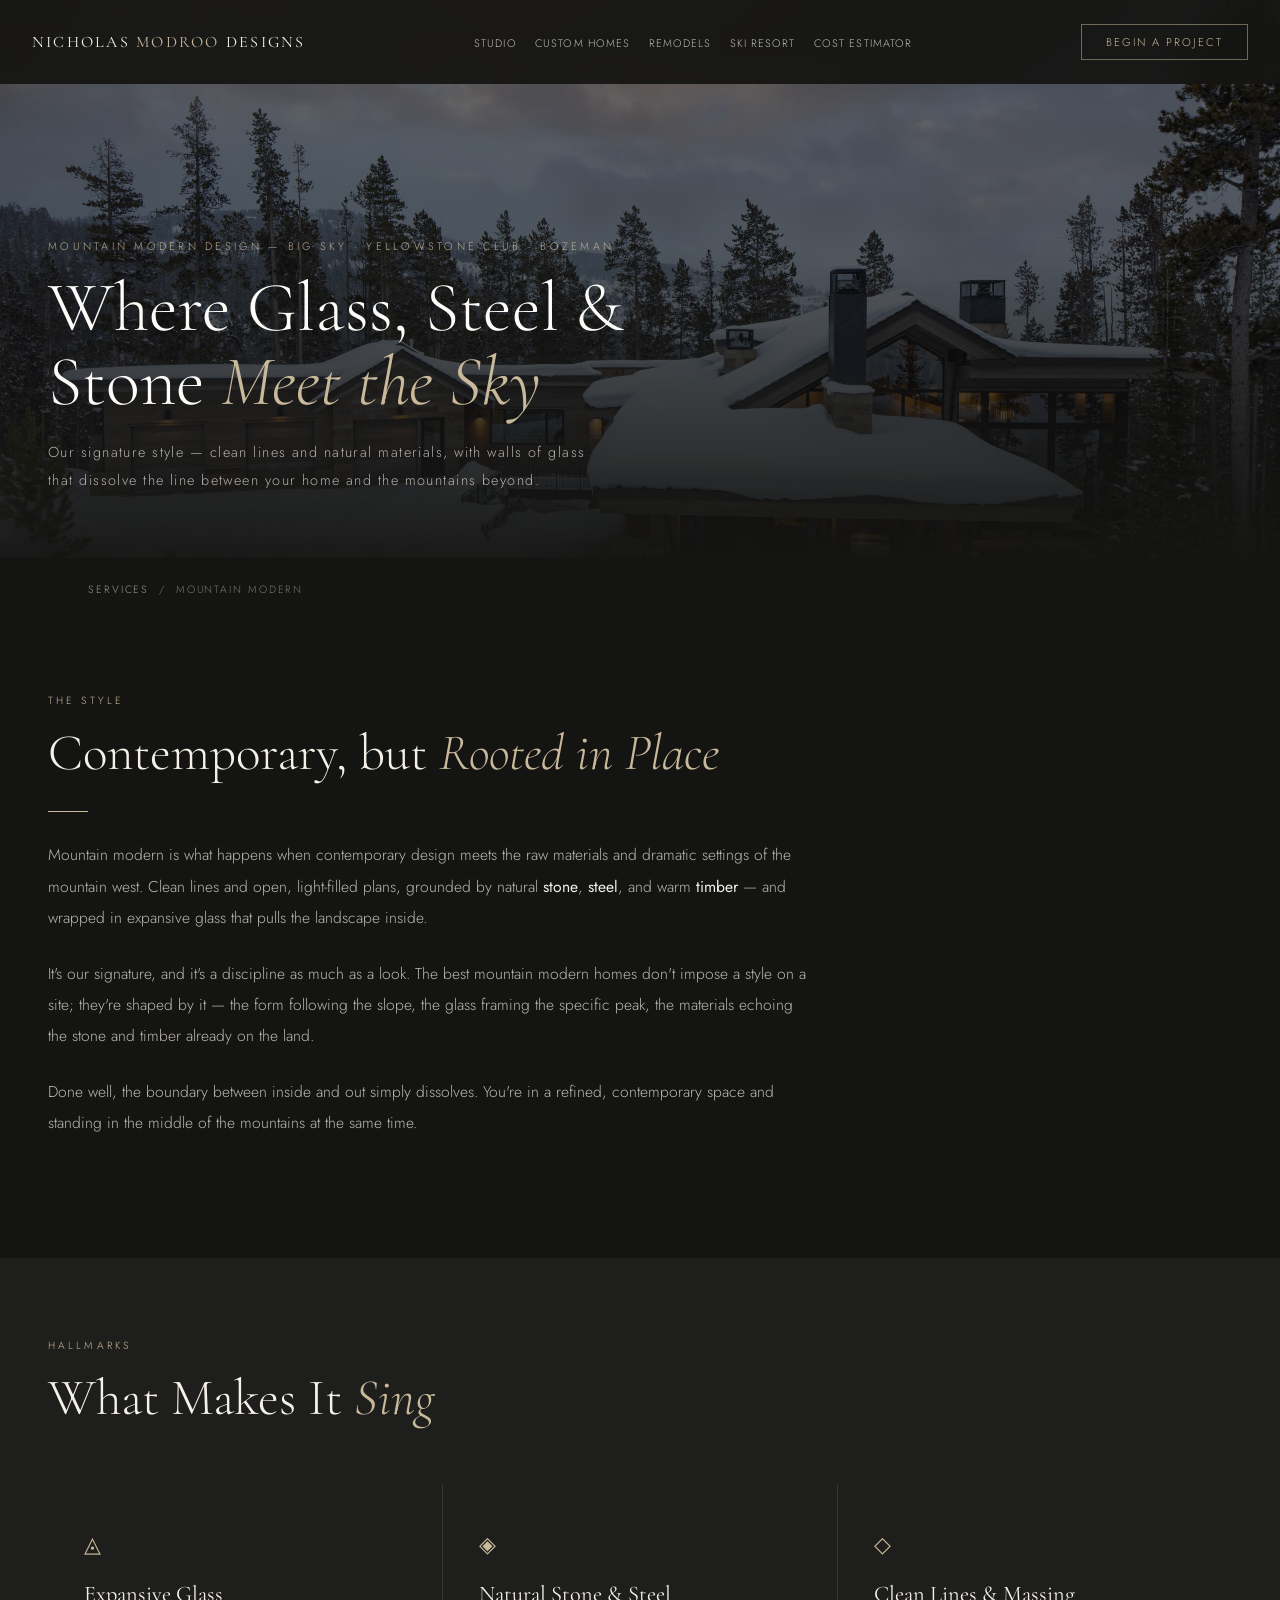
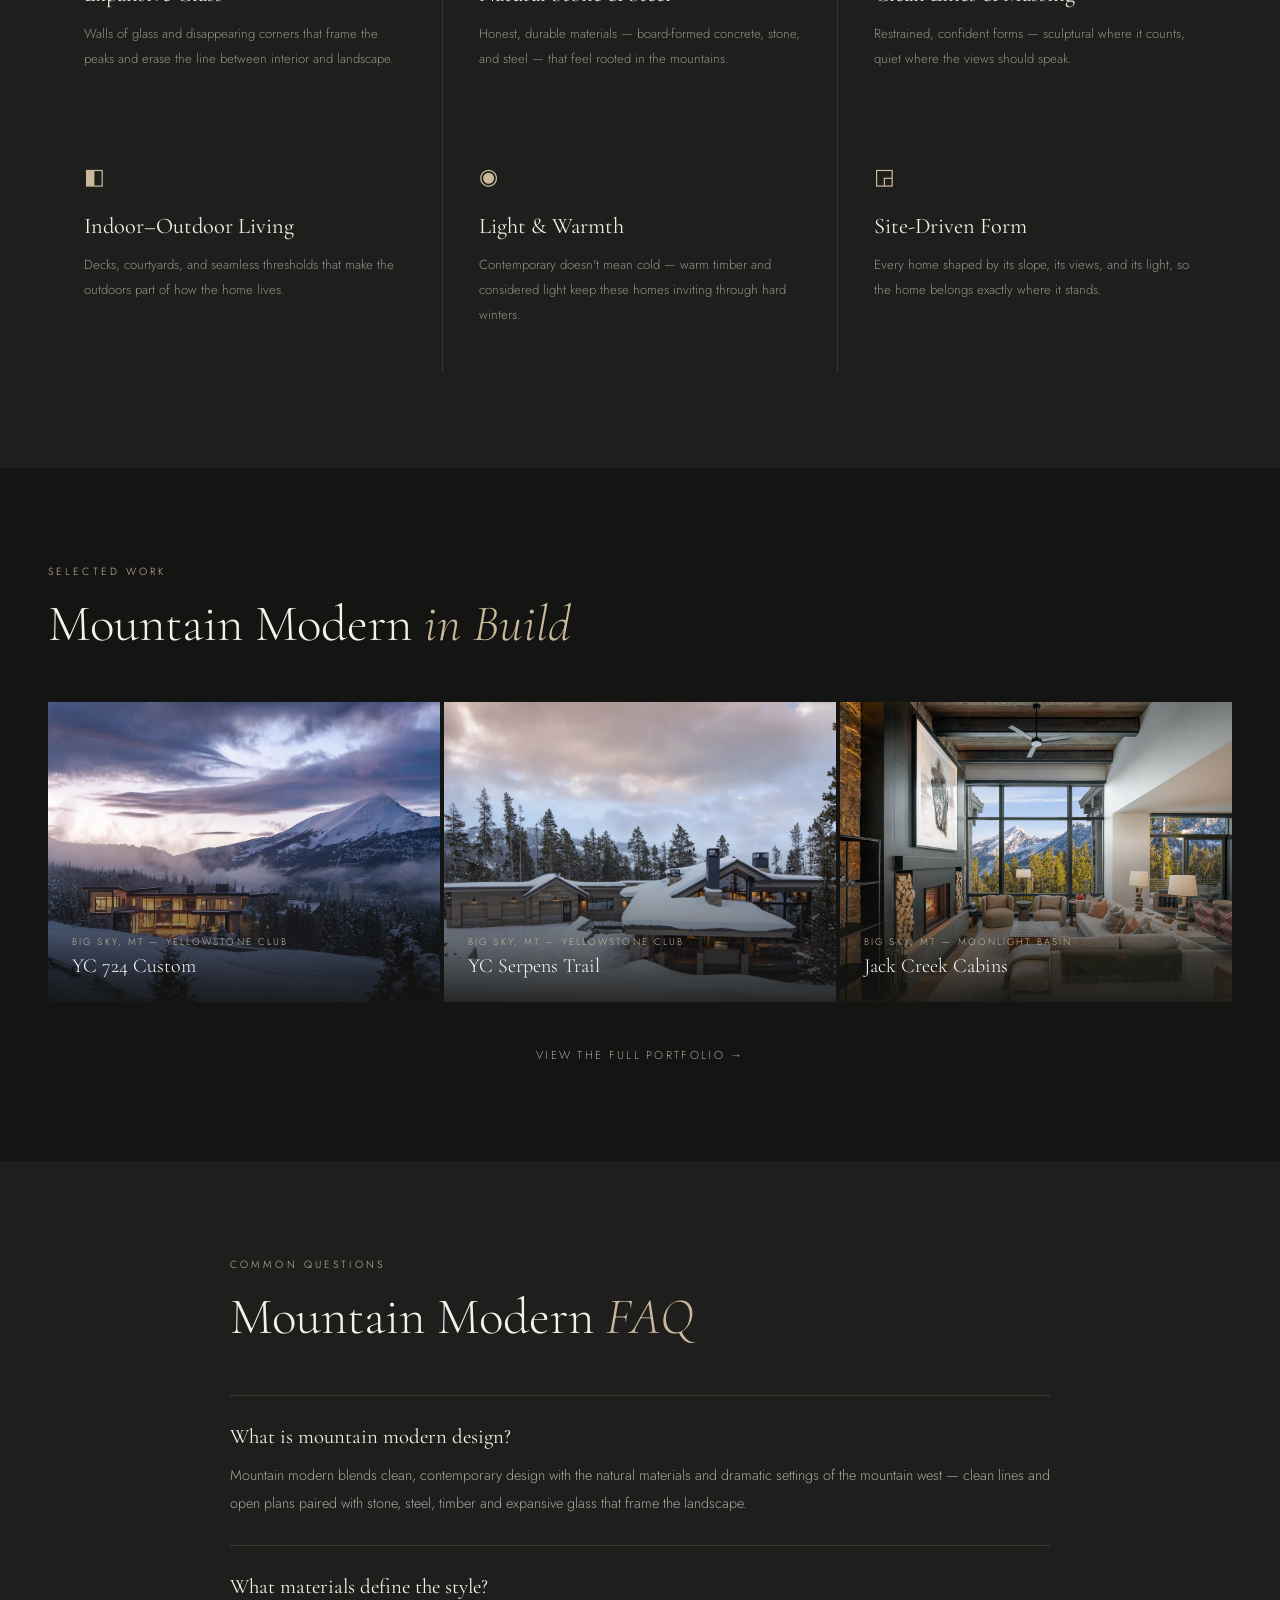
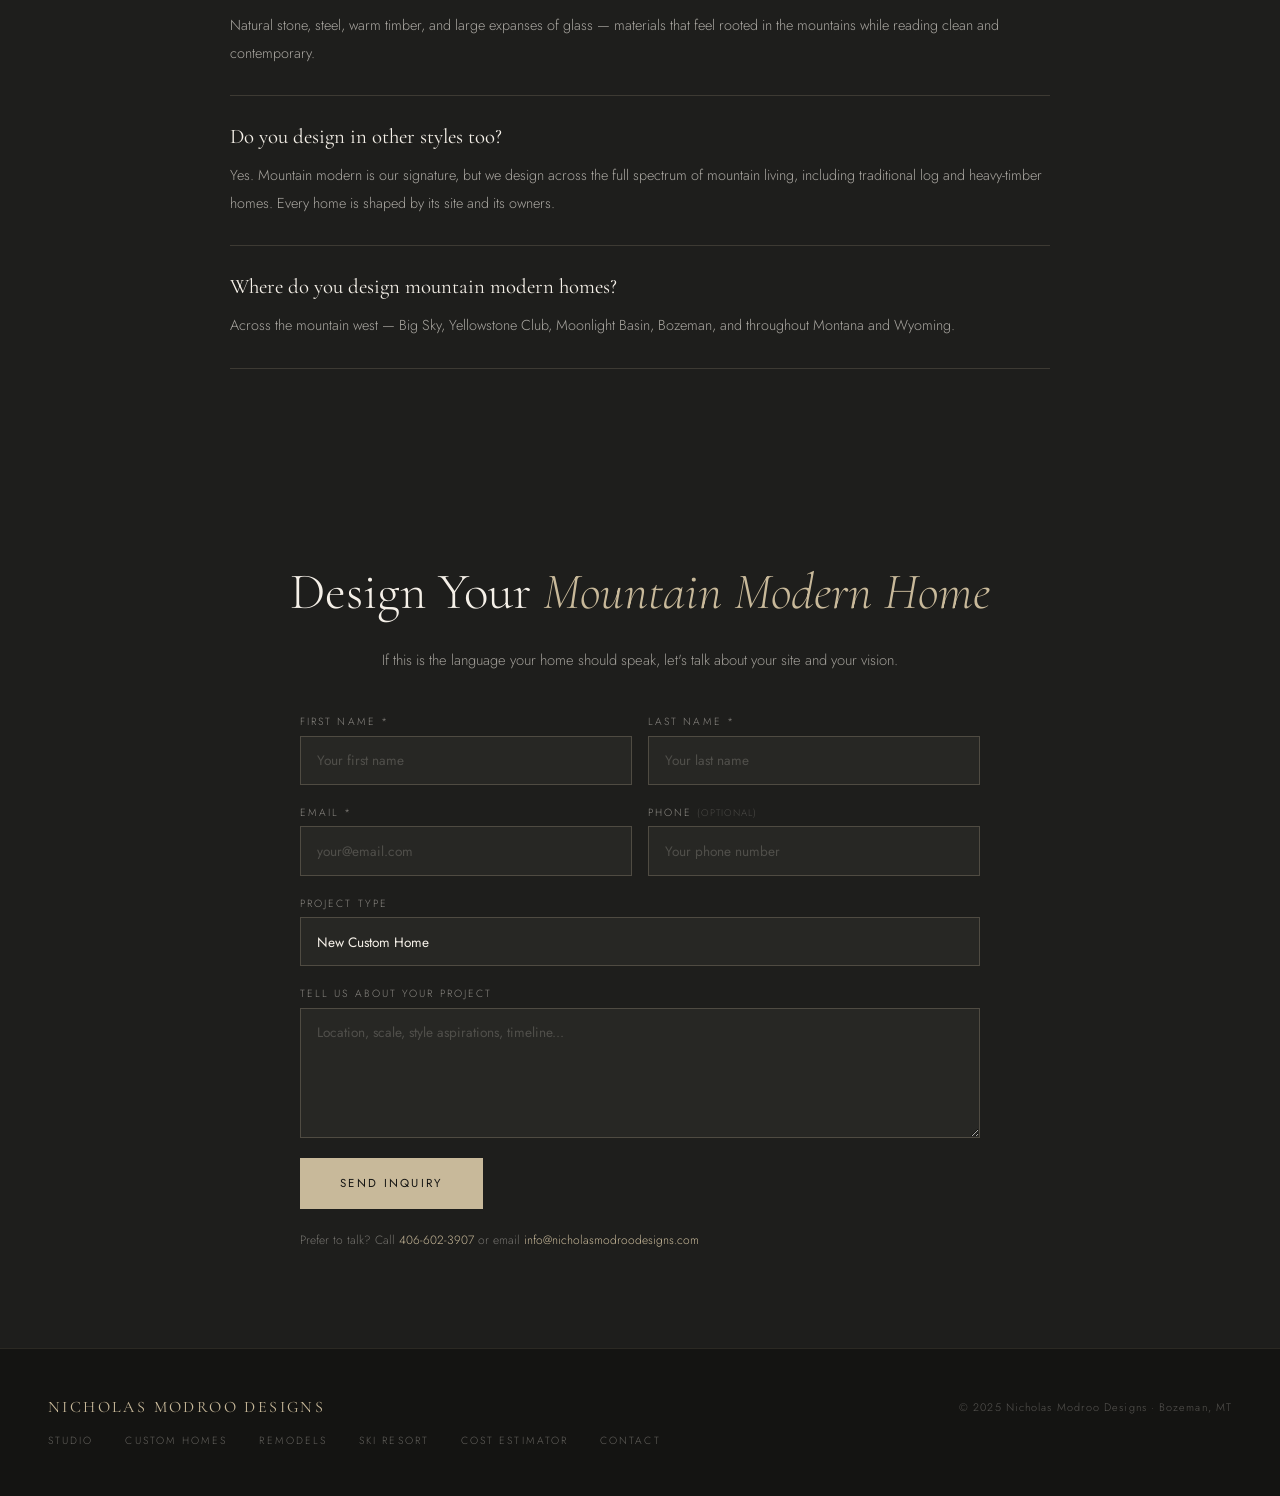
<file: mountain-modern.html>
<!DOCTYPE html>
<html lang="en">
<head>
<meta charset="UTF-8">
<meta name="viewport" content="width=device-width, initial-scale=1.0">
<title>Mountain Modern Home Design — Big Sky &amp; Bozeman, MT | Nicholas Modroo Designs</title>
<meta name="description" content="Mountain modern home design across Big Sky, Yellowstone Club and Bozeman — clean lines, natural stone and steel, and walls of glass that frame the mountains.">
<link rel="canonical" href="https://www.nicholasmodroodesigns.com/mountain-modern.html">
<meta name="robots" content="index, follow">
<meta property="og:type" content="website">
<meta property="og:title" content="Mountain Modern Home Design — Big Sky & Bozeman, MT | Nicholas Modroo Designs">
<meta property="og:description" content="Our signature style — clean lines, natural stone and steel, and expansive glass that dissolves the boundary between home and mountain.">
<meta property="og:url" content="https://www.nicholasmodroodesigns.com/mountain-modern.html">
<meta property="og:image" content="https://cdn.jsdelivr.net/gh/nmodroo/NicholasModrooDesigns@2b5089bb5d59fcb0764ac4ba21f0952d75656a71/Serpens_06770004_JpegLg-scaled.jpg">
<meta name="twitter:card" content="summary_large_image">
<link rel="icon" type="image/png" href="web/favicon-192.png">
<link rel="preload" as="image" href="web/Serpens_06770004_JpegLg-scaled.webp" fetchpriority="high">
<link rel="preconnect" href="https://fonts.googleapis.com">
<link rel="preconnect" href="https://fonts.gstatic.com" crossorigin>
<link href="https://fonts.googleapis.com/css2?family=Cormorant+Garamond:ital,wght@0,300;0,400;0,500;1,300;1,400&family=Jost:wght@200;300;400;500&display=swap" rel="stylesheet">
<link rel="stylesheet" href="styles.css">
<script type="application/ld+json">
{
  "@context": "https://schema.org",
  "@type": "Service",
  "serviceType": "Mountain modern home design",
  "name": "Mountain Modern Design",
  "provider": {
    "@type": "GeneralContractor",
    "name": "Nicholas Modroo Designs",
    "telephone": "+1-406-602-3907",
    "areaServed": ["Big Sky MT", "Yellowstone Club", "Moonlight Basin", "Bozeman MT", "Montana", "Wyoming"]
  },
  "areaServed": "Mountain West, USA",
  "url": "https://www.nicholasmodroodesigns.com/mountain-modern.html",
  "description": "Mountain modern home design — clean lines, natural stone and steel, and expansive glass that dissolves the boundary between interior and mountain panorama."
}
</script>
<script type="application/ld+json">
{
  "@context": "https://schema.org",
  "@type": "BreadcrumbList",
  "itemListElement": [
    { "@type": "ListItem", "position": 1, "name": "Home", "item": "https://www.nicholasmodroodesigns.com/" },
    { "@type": "ListItem", "position": 2, "name": "Mountain Modern", "item": "https://www.nicholasmodroodesigns.com/mountain-modern.html" }
  ]
}
</script>
<script type="application/ld+json">
{
  "@context": "https://schema.org",
  "@type": "FAQPage",
  "mainEntity": [
    { "@type": "Question", "name": "What is mountain modern design?", "acceptedAnswer": { "@type": "Answer", "text": "Mountain modern blends clean, contemporary design with the natural materials and dramatic settings of the mountain west — clean lines and open plans paired with stone, steel, timber and expansive glass that frame the landscape." } },
    { "@type": "Question", "name": "What materials define the style?", "acceptedAnswer": { "@type": "Answer", "text": "Natural stone, steel, warm timber, and large expanses of glass — materials that feel rooted in the mountains while reading clean and contemporary." } },
    { "@type": "Question", "name": "Do you design in other styles too?", "acceptedAnswer": { "@type": "Answer", "text": "Yes. Mountain modern is our signature, but we design across the full spectrum of mountain living, including traditional log and heavy-timber homes. Every home is shaped by its site and its owners." } }
  ]
}
</script>
<!-- Google Analytics 4 -->
<script async src="https://www.googletagmanager.com/gtag/js?id=G-BS2J5CHZ89"></script>
<script>
  window.dataLayer = window.dataLayer || [];
  function gtag(){dataLayer.push(arguments);}
  gtag('js', new Date());
  gtag('config', 'G-BS2J5CHZ89');
</script>
</head>
<body>

<nav>
  <a href="index.html" class="nav-logo">Nicholas <span>Modroo</span> Designs</a>
  <ul class="nav-links">
    <li><a href="index.html#about">Studio</a></li>
    <li><a href="custom-homes.html">Custom Homes</a></li>
    <li><a href="remodels.html">Remodels</a></li>
    <li><a href="ski-resort-homes.html">Ski Resort</a></li>
    <li><a href="cost-estimator.html">Cost Estimator</a></li>
  </ul>
  <a href="tel:+14066023907" class="nav-phone">406-602-3907</a>
  <a href="index.html#contact" class="nav-cta">Begin a Project</a>
</nav>

<header class="subhero">
  <div class="subhero-bg" style="background-image:url('web/Serpens_06770004_JpegLg-scaled.webp')"></div>
  <div class="subhero-overlay"></div>
  <div class="subhero-content">
    <div class="subhero-eyebrow">Mountain Modern Design — Big Sky · Yellowstone Club · Bozeman</div>
    <h1 class="subhero-title">Where Glass, Steel &amp;<br>Stone <em>Meet the Sky</em></h1>
    <p class="subhero-sub">Our signature style — clean lines and natural materials, with walls of glass that dissolve the line between your home and the mountains beyond.</p>
  </div>
</header>

<nav class="crumb"><a href="index.html#services">Services</a> &nbsp;/&nbsp; Mountain Modern</nav>

<section>
  <div class="prose">
    <div class="section-label">The Style</div>
    <h2 class="section-title">Contemporary, but <em>Rooted in Place</em></h2>
    <div class="divider"></div>
    <p>Mountain modern is what happens when contemporary design meets the raw materials and dramatic settings of the mountain west. Clean lines and open, light-filled plans, grounded by natural <strong>stone</strong>, <strong>steel</strong>, and warm <strong>timber</strong> — and wrapped in expansive glass that pulls the landscape inside.</p>
    <p>It's our signature, and it's a discipline as much as a look. The best mountain modern homes don't impose a style on a site; they're shaped by it — the form following the slope, the glass framing the specific peak, the materials echoing the stone and timber already on the land.</p>
    <p>Done well, the boundary between inside and out simply dissolves. You're in a refined, contemporary space and standing in the middle of the mountains at the same time.</p>
  </div>
</section>

<section style="background:var(--charcoal);padding-top:5rem">
  <div style="max-width:1200px;margin:0 auto">
    <div class="section-label">Hallmarks</div>
    <h2 class="section-title">What Makes It <em>Sing</em></h2>
  </div>
  <div class="feature-grid">
    <div class="feature-card"><div class="feature-icon">◬</div><div class="feature-name">Expansive Glass</div><p class="feature-desc">Walls of glass and disappearing corners that frame the peaks and erase the line between interior and landscape.</p></div>
    <div class="feature-card"><div class="feature-icon">◈</div><div class="feature-name">Natural Stone &amp; Steel</div><p class="feature-desc">Honest, durable materials — board-formed concrete, stone, and steel — that feel rooted in the mountains.</p></div>
    <div class="feature-card"><div class="feature-icon">◇</div><div class="feature-name">Clean Lines &amp; Massing</div><p class="feature-desc">Restrained, confident forms — sculptural where it counts, quiet where the views should speak.</p></div>
    <div class="feature-card"><div class="feature-icon">◧</div><div class="feature-name">Indoor–Outdoor Living</div><p class="feature-desc">Decks, courtyards, and seamless thresholds that make the outdoors part of how the home lives.</p></div>
    <div class="feature-card"><div class="feature-icon">◉</div><div class="feature-name">Light &amp; Warmth</div><p class="feature-desc">Contemporary doesn't mean cold — warm timber and considered light keep these homes inviting through hard winters.</p></div>
    <div class="feature-card"><div class="feature-icon">◲</div><div class="feature-name">Site-Driven Form</div><p class="feature-desc">Every home shaped by its slope, its views, and its light, so the home belongs exactly where it stands.</p></div>
  </div>
</section>

<section>
  <div style="max-width:1200px;margin:0 auto">
    <div class="section-label">Selected Work</div>
    <h2 class="section-title">Mountain Modern <em>in Build</em></h2>
  </div>
  <div class="proj-strip">
    <a href="index.html?project=yc724&from=mountain-modern.html" class="proj-tile">
      <img srcset="web/YC724-1-1200.webp 1200w, web/YC724-1.webp 1276w" sizes="(max-width: 768px) 100vw, 800px" loading="lazy" decoding="async" src="web/YC724-1.webp" alt="Mountain modern custom residence exterior, Yellowstone Club, Big Sky MT">
      <div class="proj-tile-overlay"><div class="proj-tile-loc">Big Sky, MT — Yellowstone Club</div><div class="proj-tile-name">YC 724 Custom</div></div>
    </a>
    <a href="index.html?project=serpens&from=mountain-modern.html" class="proj-tile">
      <img srcset="web/Serpens_06770004_JpegLg-scaled-1200.webp 1200w, web/Serpens_06770004_JpegLg-scaled.webp 2400w" sizes="(max-width: 768px) 100vw, 800px" loading="lazy" decoding="async" src="web/Serpens_06770004_JpegLg-scaled.webp" alt="Mountain modern ski-area residence, YC Serpens Trail, Yellowstone Club MT">
      <div class="proj-tile-overlay"><div class="proj-tile-loc">Big Sky, MT — Yellowstone Club</div><div class="proj-tile-name">YC Serpens Trail</div></div>
    </a>
    <a href="index.html?project=jackcreek&from=mountain-modern.html" class="proj-tile">
      <img srcset="web/Jack-Creek-7-Zakara-Photography-LowRes-Image-01-1200.webp 1200w, web/Jack-Creek-7-Zakara-Photography-LowRes-Image-01.webp 1967w" sizes="(max-width: 768px) 100vw, 800px" loading="lazy" decoding="async" src="web/Jack-Creek-7-Zakara-Photography-LowRes-Image-01.webp" alt="Mountain modern slope-side cabins, Jack Creek, Moonlight Basin Big Sky MT">
      <div class="proj-tile-overlay"><div class="proj-tile-loc">Big Sky, MT — Moonlight Basin</div><div class="proj-tile-name">Jack Creek Cabins</div></div>
    </a>
  </div>
  <div style="text-align:center;margin-top:2.5rem"><a href="index.html#portfolio" class="btn-ghost">View the Full Portfolio →</a></div>
</section>

<section style="background:var(--charcoal)">
  <div style="max-width:820px;margin:0 auto">
    <div class="section-label">Common Questions</div>
    <h2 class="section-title">Mountain Modern <em>FAQ</em></h2>
  </div>
  <div class="faq">
    <div class="faq-item"><div class="faq-q">What is mountain modern design?</div><p class="faq-a">Mountain modern blends clean, contemporary design with the natural materials and dramatic settings of the mountain west — clean lines and open plans paired with stone, steel, timber and expansive glass that frame the landscape.</p></div>
    <div class="faq-item"><div class="faq-q">What materials define the style?</div><p class="faq-a">Natural stone, steel, warm timber, and large expanses of glass — materials that feel rooted in the mountains while reading clean and contemporary.</p></div>
    <div class="faq-item"><div class="faq-q">Do you design in other styles too?</div><p class="faq-a">Yes. Mountain modern is our signature, but we design across the full spectrum of mountain living, including traditional log and heavy-timber homes. Every home is shaped by its site and its owners.</p></div>
    <div class="faq-item"><div class="faq-q">Where do you design mountain modern homes?</div><p class="faq-a">Across the mountain west — Big Sky, Yellowstone Club, Moonlight Basin, Bozeman, and throughout Montana and Wyoming.</p></div>
  </div>
</section>

<div class="cta-band">
  <h2>Design Your <em>Mountain Modern Home</em></h2>
  <p>If this is the language your home should speak, let's talk about your site and your vision.</p>
  <form class="inquiry-form cta-form" action="https://formspree.io/f/xojzejpp" method="POST">
    <input type="hidden" name="source_page" value="Mountain Modern page">
    <input type="text" name="_gotcha" style="display:none" tabindex="-1" autocomplete="off">
    <div class="form-row">
      <div class="form-field"><label class="form-label">First Name *</label><input type="text" name="first_name" class="form-input" placeholder="Your first name" required></div>
      <div class="form-field"><label class="form-label">Last Name *</label><input type="text" name="last_name" class="form-input" placeholder="Your last name" required></div>
    </div>
    <div class="form-row">
      <div class="form-field"><label class="form-label">Email *</label><input type="email" name="email" class="form-input" placeholder="your@email.com" required></div>
      <div class="form-field"><label class="form-label">Phone <span style="opacity:0.4;font-size:0.6rem;letter-spacing:0.1em">(optional)</span></label><input type="tel" name="phone" class="form-input" placeholder="Your phone number"></div>
    </div>
    <div class="form-field">
      <label class="form-label">Project Type</label>
      <select name="project_type" class="form-input" style="appearance:none;cursor:pointer">
        <option value="">Select a project type</option>
        <option selected>New Custom Home</option>
        <option>Remodel / Addition</option>
        <option>Ski Resort Residence</option>
        <option>Log / Timber Home</option>
        <option>Other</option>
      </select>
    </div>
    <div class="form-field"><label class="form-label">Tell us about your project</label><textarea name="message" class="form-input textarea" placeholder="Location, scale, style aspirations, timeline..."></textarea></div>
    <p class="form-error" role="alert" hidden>Sorry — your message didn't go through. Please call <a href="tel:+14066023907">406-602-3907</a> or email <a href="mailto:info@nicholasmodroodesigns.com">info@nicholasmodroodesigns.com</a>.</p>
    <button type="submit" class="form-submit">Send Inquiry</button>
    <p class="cta-alt">Prefer to talk? Call <a href="tel:+14066023907">406-602-3907</a> or email <a href="mailto:info@nicholasmodroodesigns.com">info@nicholasmodroodesigns.com</a></p>
  </form>
</div>

<footer>
  <a href="index.html" class="footer-logo" style="text-decoration:none">Nicholas Modroo Designs</a>
  <div class="footer-copy">© 2025 Nicholas Modroo Designs · Bozeman, MT</div>
  <div class="footer-links">
    <a href="index.html#about">Studio</a>
    <a href="custom-homes.html">Custom Homes</a>
    <a href="remodels.html">Remodels</a>
    <a href="ski-resort-homes.html">Ski Resort</a>
    <a href="cost-estimator.html">Cost Estimator</a>
    <a href="index.html#contact">Contact</a>
  </div>
</footer>

<script src="site.js" defer></script>
</body>
</html>
</file>
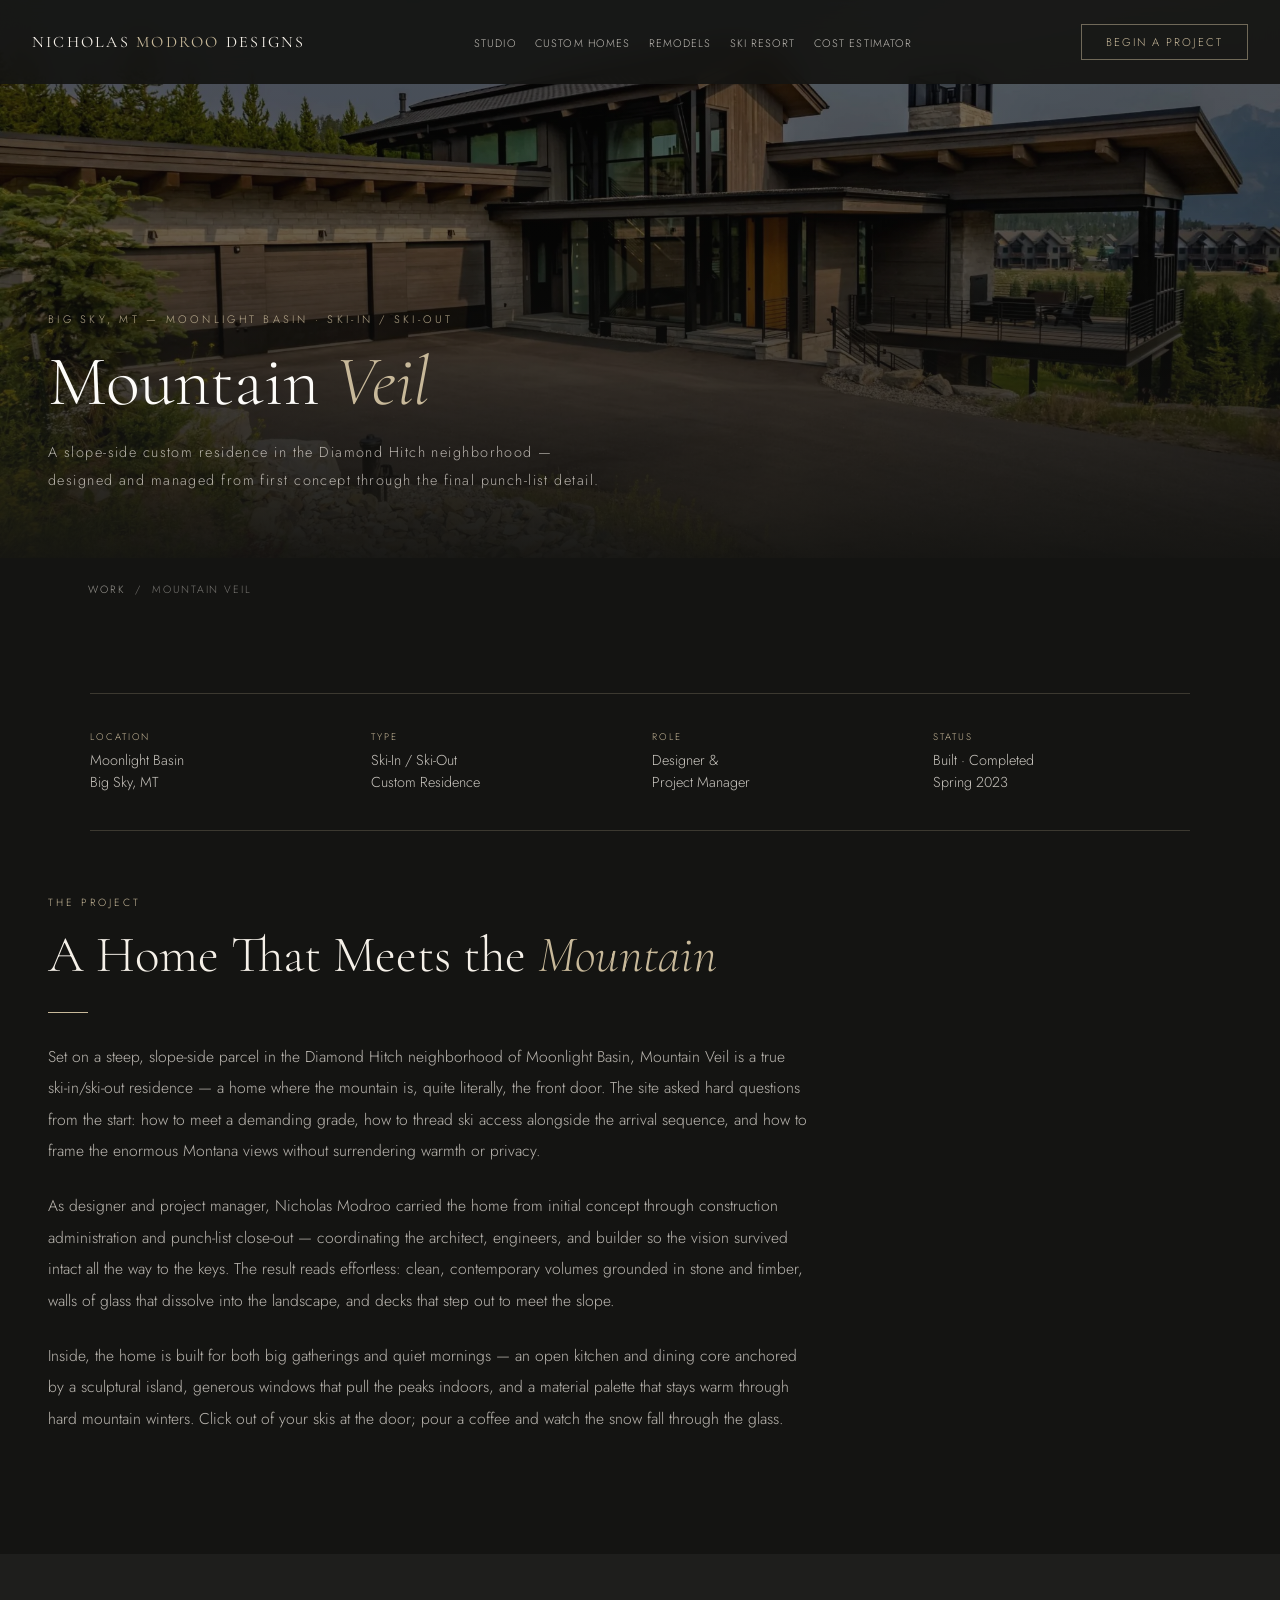
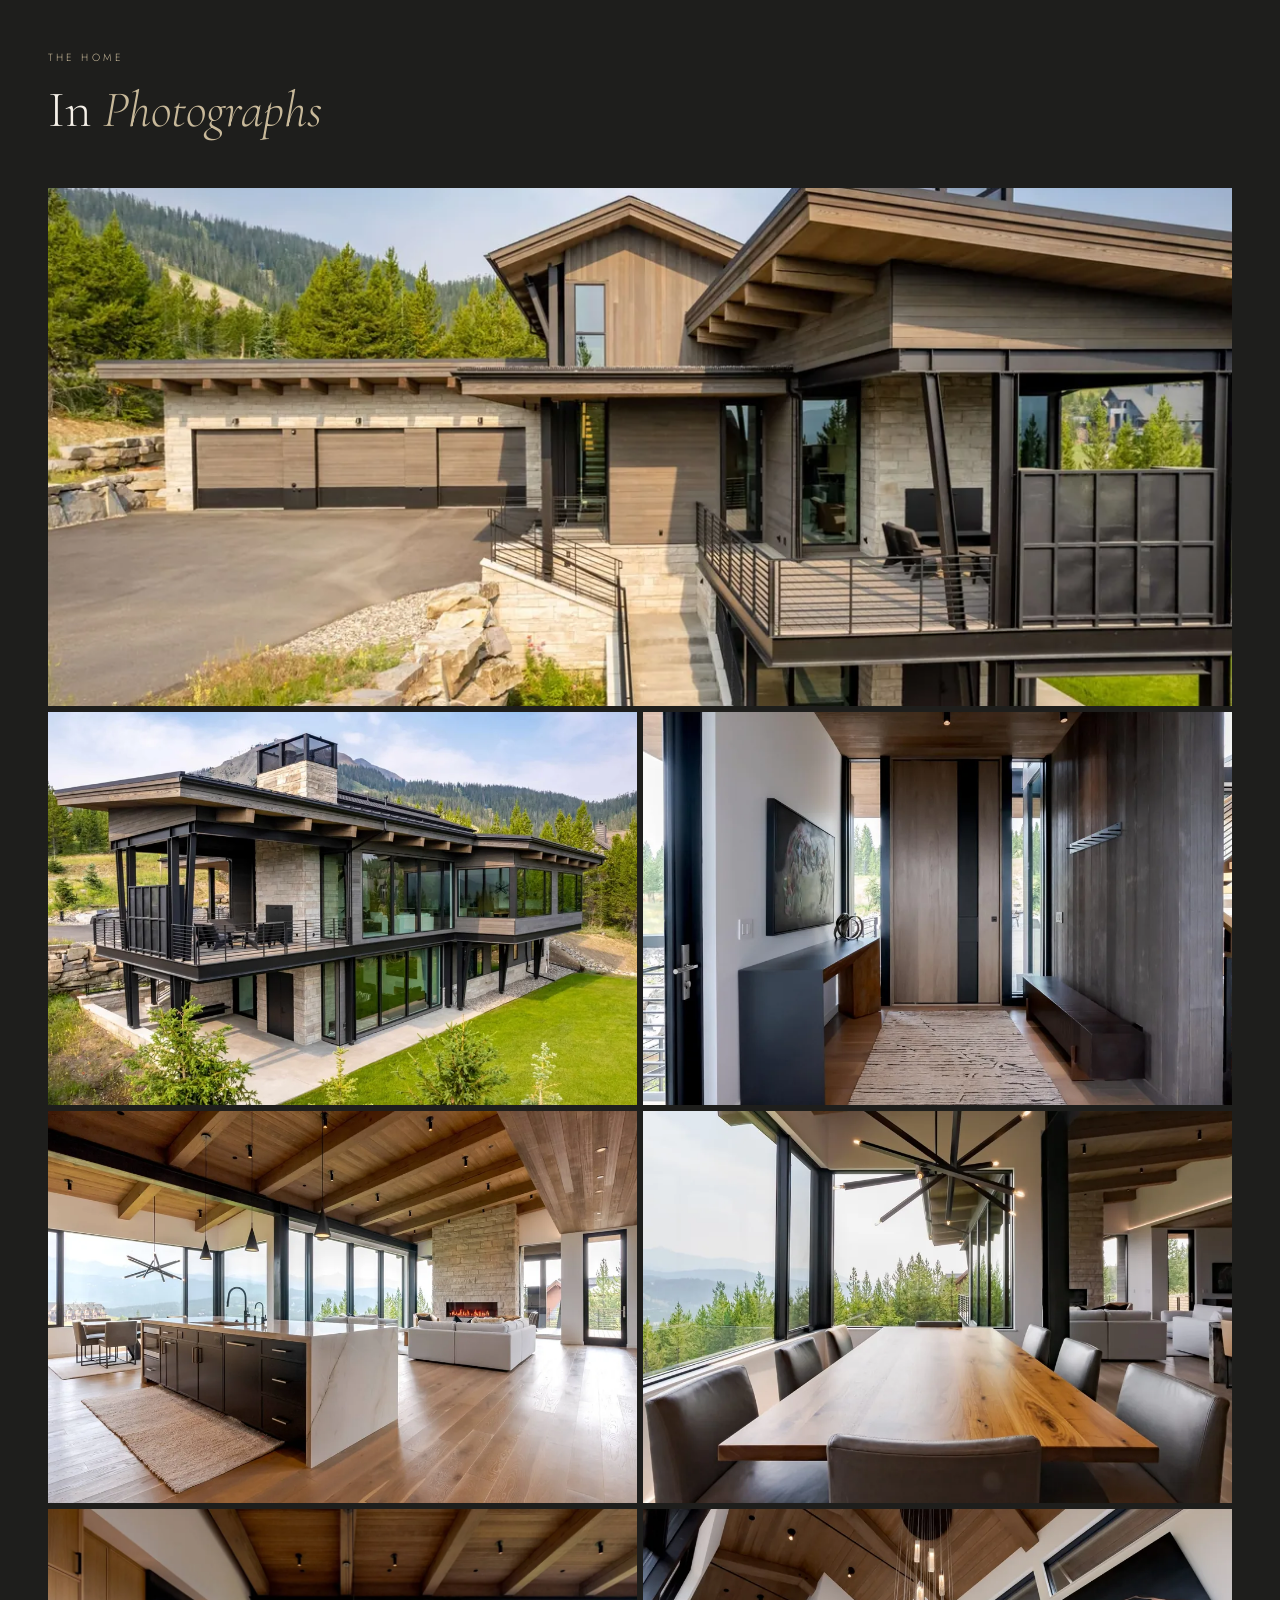
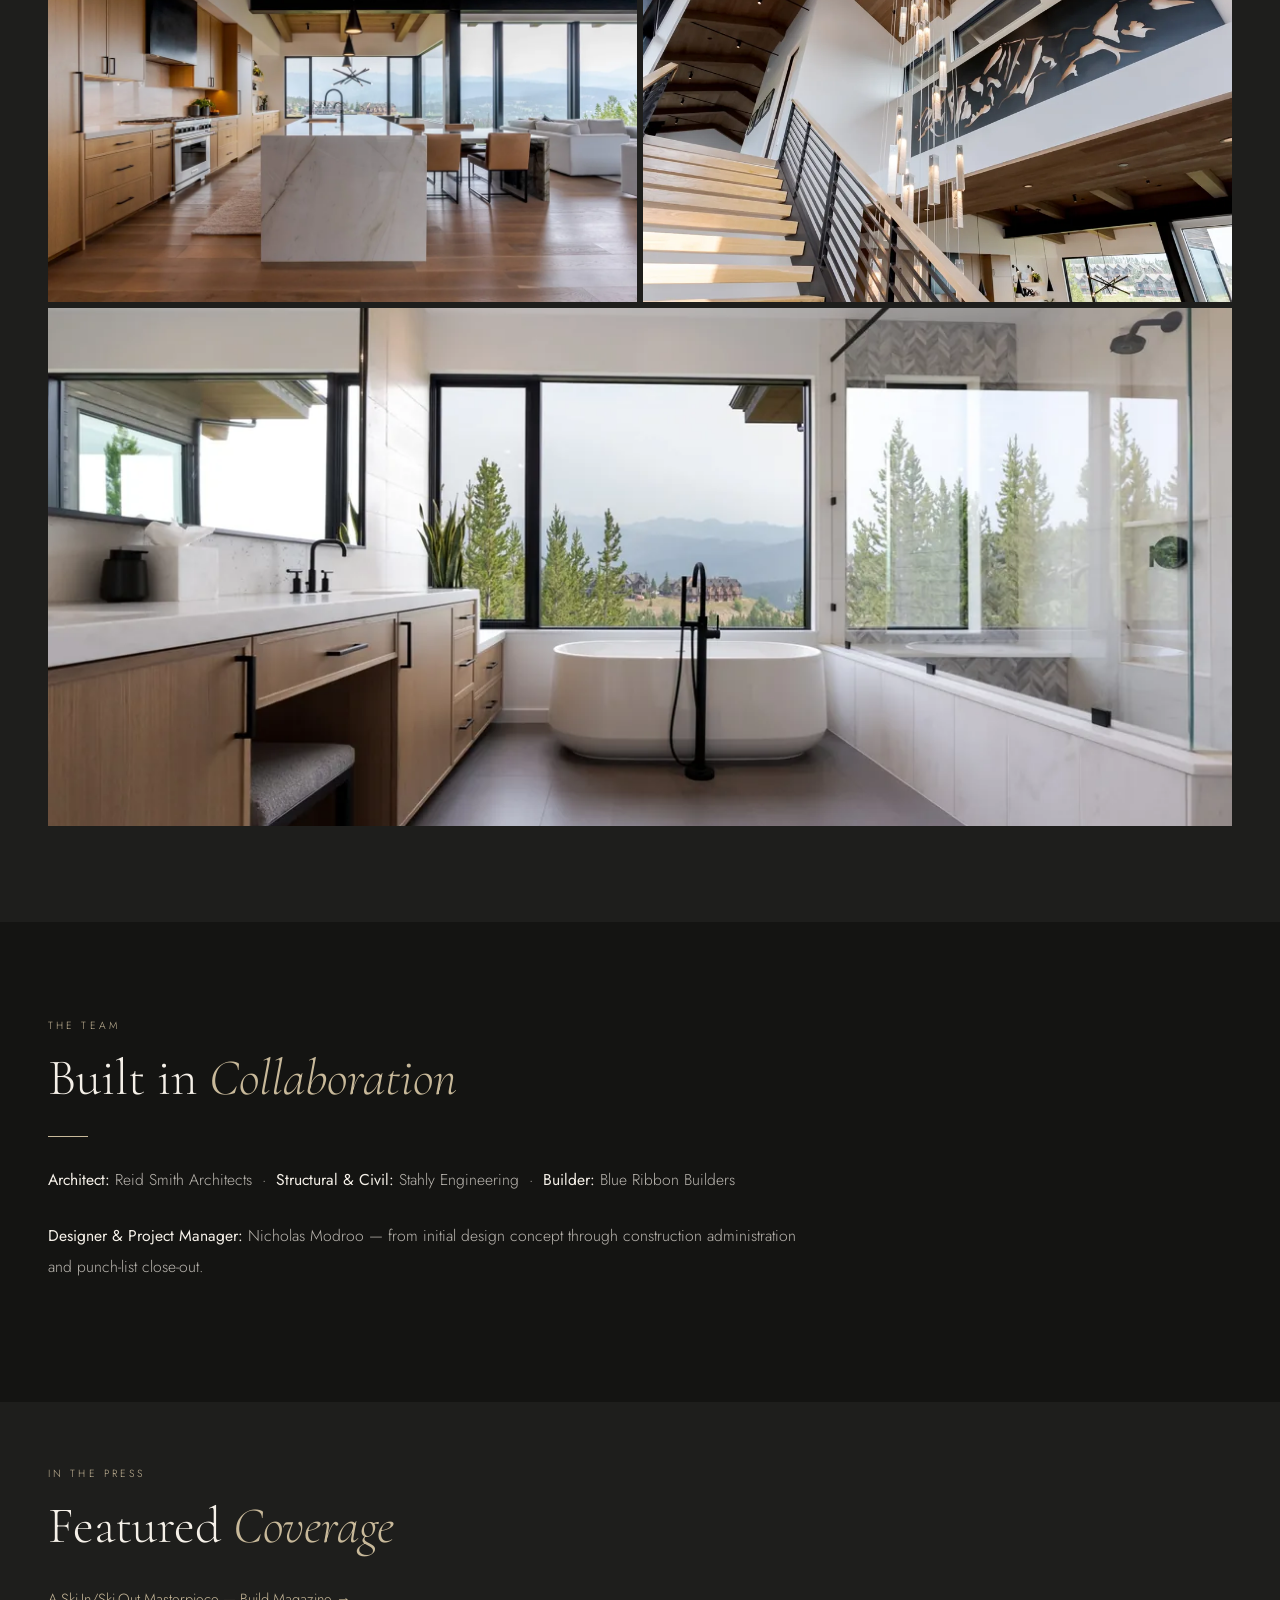
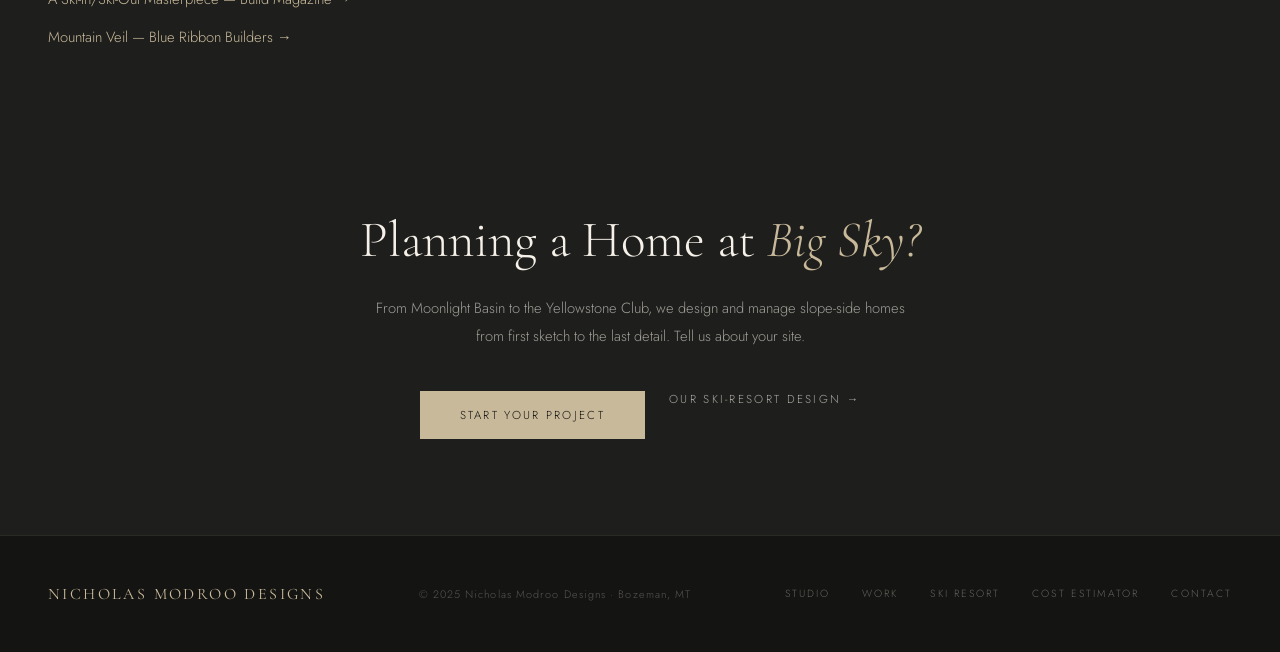
<file: mountain-veil.html>
<!DOCTYPE html>
<html lang="en">
<head>
<meta charset="UTF-8">
<meta name="viewport" content="width=device-width, initial-scale=1.0">
<title>Mountain Veil — Ski-In/Ski-Out Custom Home, Moonlight Basin | Nicholas Modroo Designs</title>
<meta name="description" content="Mountain Veil — a custom ski-in/ski-out residence in the Diamond Hitch neighborhood of Moonlight Basin, Big Sky MT. Designed and project-managed by Nicholas Modroo Designs.">
<link rel="canonical" href="https://www.nicholasmodroodesigns.com/mountain-veil.html">
<meta name="robots" content="index, follow">
<meta property="og:type" content="article">
<meta property="og:title" content="Mountain Veil — Ski-In/Ski-Out Custom Home, Moonlight Basin | Nicholas Modroo Designs">
<meta property="og:description" content="A slope-side custom residence at Moonlight Basin, Big Sky MT — designed and project-managed from concept through close-out.">
<meta property="og:url" content="https://www.nicholasmodroodesigns.com/mountain-veil.html">
<meta property="og:image" content="https://cdn.jsdelivr.net/gh/nmodroo/NicholasModrooDesigns@738f73ee136553efb1610018ef088841106fd668/DJI_0018-Driveway-2-min-2048x1151.jpg">
<meta name="twitter:card" content="summary_large_image">
<link rel="icon" type="image/png" href="web/favicon-192.png">
<link rel="preload" as="image" href="web/DJI_0018-Driveway-2-min-2048x1151.webp" fetchpriority="high">
<link rel="preconnect" href="https://fonts.googleapis.com">
<link rel="preconnect" href="https://fonts.gstatic.com" crossorigin>
<link href="https://fonts.googleapis.com/css2?family=Cormorant+Garamond:ital,wght@0,300;0,400;0,500;1,300;1,400&family=Jost:wght@200;300;400;500&display=swap" rel="stylesheet">
<link rel="stylesheet" href="styles.css">
<script type="application/ld+json">
{
  "@context": "https://schema.org",
  "@type": "CreativeWork",
  "name": "Mountain Veil",
  "headline": "Mountain Veil — Ski-In/Ski-Out Custom Home, Moonlight Basin",
  "about": "Custom ski-in/ski-out residence in the Diamond Hitch neighborhood of Moonlight Basin, Big Sky, Montana.",
  "creator": { "@type": "GeneralContractor", "name": "Nicholas Modroo Designs", "telephone": "+1-406-602-3907", "url": "https://www.nicholasmodroodesigns.com/" },
  "locationCreated": { "@type": "Place", "name": "Moonlight Basin, Big Sky, MT" },
  "dateCreated": "2023",
  "url": "https://www.nicholasmodroodesigns.com/mountain-veil.html",
  "image": [
    "web/DJI_0018-Driveway-2-min-2048x1151.webp",
    "web/DSC00972-Kitchen-island-min-scaled.webp",
    "web/DSC00981-Dining-room-1-min-2048x1152.webp"
  ]
}
</script>
<script type="application/ld+json">
{
  "@context": "https://schema.org",
  "@type": "BreadcrumbList",
  "itemListElement": [
    { "@type": "ListItem", "position": 1, "name": "Home", "item": "https://www.nicholasmodroodesigns.com/" },
    { "@type": "ListItem", "position": 2, "name": "Work", "item": "https://www.nicholasmodroodesigns.com/#portfolio" },
    { "@type": "ListItem", "position": 3, "name": "Mountain Veil", "item": "https://www.nicholasmodroodesigns.com/mountain-veil.html" }
  ]
}
</script>
<!-- Google Analytics 4 -->
<script async src="https://www.googletagmanager.com/gtag/js?id=G-BS2J5CHZ89"></script>
<script>
  window.dataLayer = window.dataLayer || [];
  function gtag(){dataLayer.push(arguments);}
  gtag('js', new Date());
  gtag('config', 'G-BS2J5CHZ89');
</script>
</head>
<body>

<nav>
  <a href="index.html" class="nav-logo">Nicholas <span>Modroo</span> Designs</a>
  <ul class="nav-links">
    <li><a href="index.html#about">Studio</a></li>
    <li><a href="custom-homes.html">Custom Homes</a></li>
    <li><a href="remodels.html">Remodels</a></li>
    <li><a href="ski-resort-homes.html">Ski Resort</a></li>
    <li><a href="cost-estimator.html">Cost Estimator</a></li>
  </ul>
  <a href="tel:+14066023907" class="nav-phone">406-602-3907</a>
  <a href="index.html#contact" class="nav-cta">Begin a Project</a>
</nav>

<header class="subhero">
  <div class="subhero-bg" style="background-image:url('web/DJI_0018-Driveway-2-min-2048x1151.webp')"></div>
  <div class="subhero-overlay"></div>
  <div class="subhero-content">
    <div class="subhero-eyebrow">Big Sky, MT — Moonlight Basin · Ski-In / Ski-Out</div>
    <h1 class="subhero-title">Mountain <em>Veil</em></h1>
    <p class="subhero-sub">A slope-side custom residence in the Diamond Hitch neighborhood — designed and managed from first concept through the final punch-list detail.</p>
  </div>
</header>

<nav class="crumb"><a href="index.html#portfolio">Work</a> &nbsp;/&nbsp; Mountain Veil</nav>

<section style="padding-bottom:3rem">
  <div class="facts">
    <div><div class="fact-label">Location</div><div class="fact-val">Moonlight Basin<br>Big Sky, MT</div></div>
    <div><div class="fact-label">Type</div><div class="fact-val">Ski-In / Ski-Out<br>Custom Residence</div></div>
    <div><div class="fact-label">Role</div><div class="fact-val">Designer &amp;<br>Project Manager</div></div>
    <div><div class="fact-label">Status</div><div class="fact-val">Built · Completed<br>Spring 2023</div></div>
  </div>
</section>

<section style="padding-top:1rem">
  <div class="prose">
    <div class="section-label">The Project</div>
    <h2 class="section-title">A Home That Meets the <em>Mountain</em></h2>
    <div class="divider"></div>
    <p>Set on a steep, slope-side parcel in the Diamond Hitch neighborhood of Moonlight Basin, Mountain Veil is a true ski-in/ski-out residence — a home where the mountain is, quite literally, the front door. The site asked hard questions from the start: how to meet a demanding grade, how to thread ski access alongside the arrival sequence, and how to frame the enormous Montana views without surrendering warmth or privacy.</p>
    <p>As designer and project manager, Nicholas Modroo carried the home from initial concept through construction administration and punch-list close-out — coordinating the architect, engineers, and builder so the vision survived intact all the way to the keys. The result reads effortless: clean, contemporary volumes grounded in stone and timber, walls of glass that dissolve into the landscape, and decks that step out to meet the slope.</p>
    <p>Inside, the home is built for both big gatherings and quiet mornings — an open kitchen and dining core anchored by a sculptural island, generous windows that pull the peaks indoors, and a material palette that stays warm through hard mountain winters. Click out of your skis at the door; pour a coffee and watch the snow fall through the glass.</p>
  </div>
</section>

<section style="background:var(--charcoal)">
  <div style="max-width:1200px;margin:0 auto">
    <div class="section-label">The Home</div>
    <h2 class="section-title">In <em>Photographs</em></h2>
  </div>
  <div class="gallery">
    <figure class="wide"><img srcset="web/DJI_0021-Upper-Deck-Side-Profile-min-2048x1151-1200.webp 1200w, web/DJI_0021-Upper-Deck-Side-Profile-min-2048x1151.webp 2048w" sizes="(max-width: 768px) 100vw, 800px" decoding="async" src="web/DJI_0021-Upper-Deck-Side-Profile-min-2048x1151.webp" alt="Aerial side profile of the upper deck, Mountain Veil ski-in/ski-out home, Moonlight Basin Big Sky MT" loading="lazy"></figure>
    <figure><img srcset="web/DJI_0033-Upper-deck-3-1-min-2048x1151-1200.webp 1200w, web/DJI_0033-Upper-deck-3-1-min-2048x1151.webp 2048w" sizes="(max-width: 768px) 100vw, 800px" decoding="async" src="web/DJI_0033-Upper-deck-3-1-min-2048x1151.webp" alt="Upper deck overlooking the slopes at Moonlight Basin, Mountain Veil custom home" loading="lazy"></figure>
    <figure><img srcset="web/DSC00952-Deck-doorway-min-scaled-1200.webp 1200w, web/DSC00952-Deck-doorway-min-scaled.webp 2400w" sizes="(max-width: 768px) 100vw, 800px" decoding="async" src="web/DSC00952-Deck-doorway-min-scaled.webp" alt="Glass deck doorway opening to the mountain view, Mountain Veil Big Sky MT" loading="lazy"></figure>
    <figure><img srcset="web/DSC00972-Kitchen-island-min-scaled-1200.webp 1200w, web/DSC00972-Kitchen-island-min-scaled.webp 2400w" sizes="(max-width: 768px) 100vw, 800px" decoding="async" src="web/DSC00972-Kitchen-island-min-scaled.webp" alt="Open kitchen with sculptural island, Mountain Veil custom residence Moonlight Basin" loading="lazy"></figure>
    <figure><img srcset="web/DSC00981-Dining-room-1-min-2048x1152-1200.webp 1200w, web/DSC00981-Dining-room-1-min-2048x1152.webp 2048w" sizes="(max-width: 768px) 100vw, 800px" decoding="async" src="web/DSC00981-Dining-room-1-min-2048x1152.webp" alt="Dining room with mountain views, Mountain Veil ski-in/ski-out home, Big Sky MT" loading="lazy"></figure>
    <figure><img srcset="web/DSC00966-Kitchen-Windows-1-min-2048x1368-1200.webp 1200w, web/DSC00966-Kitchen-Windows-1-min-2048x1368.webp 2048w" sizes="(max-width: 768px) 100vw, 800px" decoding="async" src="web/DSC00966-Kitchen-Windows-1-min-2048x1368.webp" alt="Kitchen framed by floor-to-ceiling windows, Mountain Veil Moonlight Basin" loading="lazy"></figure>
    <figure><img srcset="web/DSC00943-Staircase-3-min-scaled-1200.webp 1200w, web/DSC00943-Staircase-3-min-scaled.webp 2400w" sizes="(max-width: 768px) 100vw, 800px" decoding="async" src="web/DSC00943-Staircase-3-min-scaled.webp" alt="Sculptural staircase in steel and timber, Mountain Veil custom home Big Sky MT" loading="lazy"></figure>
    <figure class="wide"><img srcset="web/DSC01098-Master-bathroom-view-min-2048x1368-1200.webp 1200w, web/DSC01098-Master-bathroom-view-min-2048x1368.webp 2048w" sizes="(max-width: 768px) 100vw, 800px" decoding="async" src="web/DSC01098-Master-bathroom-view-min-2048x1368.webp" alt="Primary bathroom with a framed mountain view, Mountain Veil Moonlight Basin Big Sky MT" loading="lazy"></figure>
  </div>
</section>

<section>
  <div class="prose">
    <div class="section-label">The Team</div>
    <h2 class="section-title">Built in <em>Collaboration</em></h2>
    <div class="divider"></div>
    <p><strong>Architect:</strong> Reid Smith Architects &nbsp;·&nbsp; <strong>Structural &amp; Civil:</strong> Stahly Engineering &nbsp;·&nbsp; <strong>Builder:</strong> Blue Ribbon Builders</p>
    <p><strong>Designer &amp; Project Manager:</strong> Nicholas Modroo — from initial design concept through construction administration and punch-list close-out.</p>
  </div>
</section>

<section style="background:var(--charcoal);padding-top:4rem;padding-bottom:4rem">
  <div style="max-width:1200px;margin:0 auto">
    <div class="section-label">In the Press</div>
    <h2 class="section-title" style="margin-bottom:2rem">Featured <em>Coverage</em></h2>
    <div class="press-list">
      <a href="https://buildmagazine.com/a-ski-in-ski-out-masterpiece-big-sky-mt/" target="_blank" rel="noopener">A Ski-In/Ski-Out Masterpiece — Build Magazine →</a>
      <a href="https://blueribbonbuilders.com/work/mountainveil" target="_blank" rel="noopener">Mountain Veil — Blue Ribbon Builders →</a>
    </div>
  </div>
</section>

<div class="cta-band">
  <h2>Planning a Home at <em>Big Sky?</em></h2>
  <p>From Moonlight Basin to the Yellowstone Club, we design and manage slope-side homes from first sketch to the last detail. Tell us about your site.</p>
  <div style="display:flex;gap:1.5rem;justify-content:center;flex-wrap:wrap">
    <a href="index.html#contact" class="btn-primary">Start Your Project</a>
    <a href="ski-resort-homes.html" class="btn-ghost">Our Ski-Resort Design →</a>
  </div>
</div>

<footer>
  <a href="index.html" class="footer-logo" style="text-decoration:none">Nicholas Modroo Designs</a>
  <div class="footer-copy">© 2025 Nicholas Modroo Designs · Bozeman, MT</div>
  <div class="footer-links">
    <a href="index.html#about">Studio</a>
    <a href="index.html#portfolio">Work</a>
    <a href="ski-resort-homes.html">Ski Resort</a>
    <a href="cost-estimator.html">Cost Estimator</a>
    <a href="index.html#contact">Contact</a>
  </div>
</footer>

<script src="site.js" defer></script>
</body>
</html>
</file>
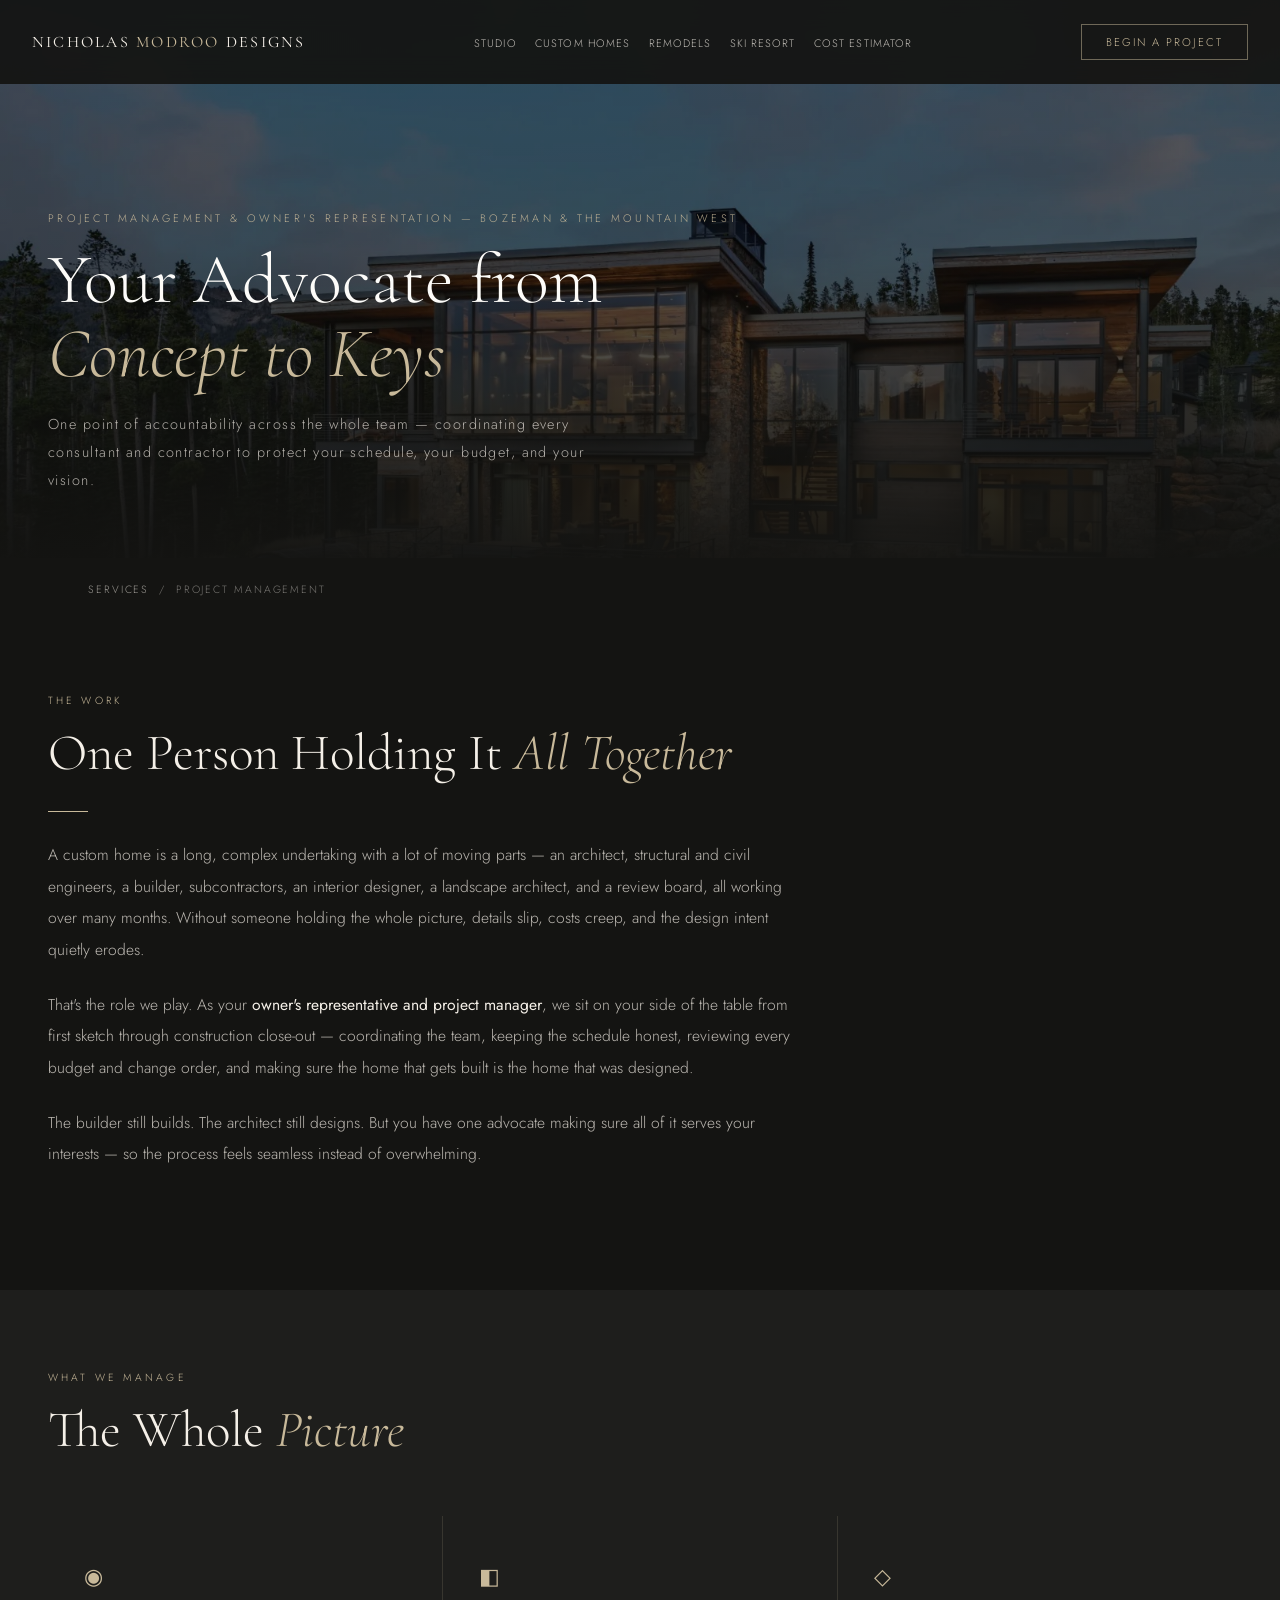
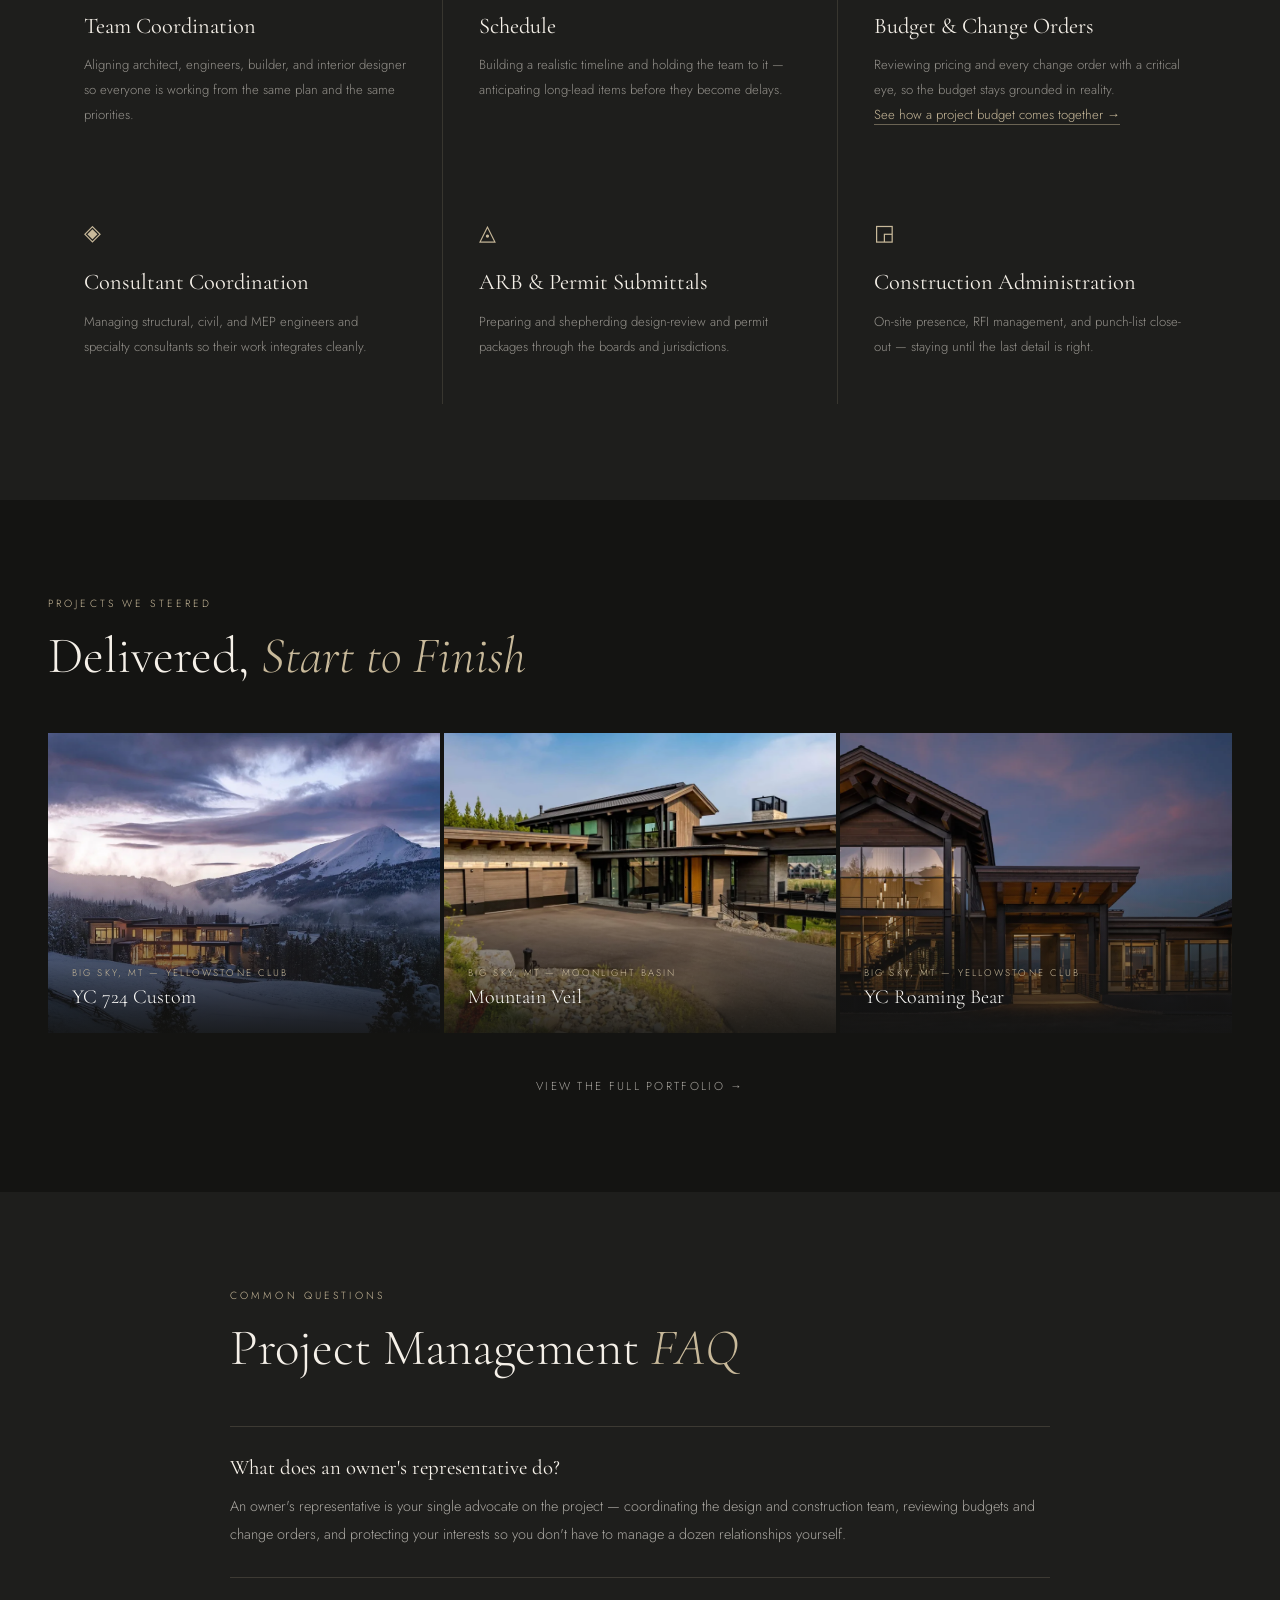
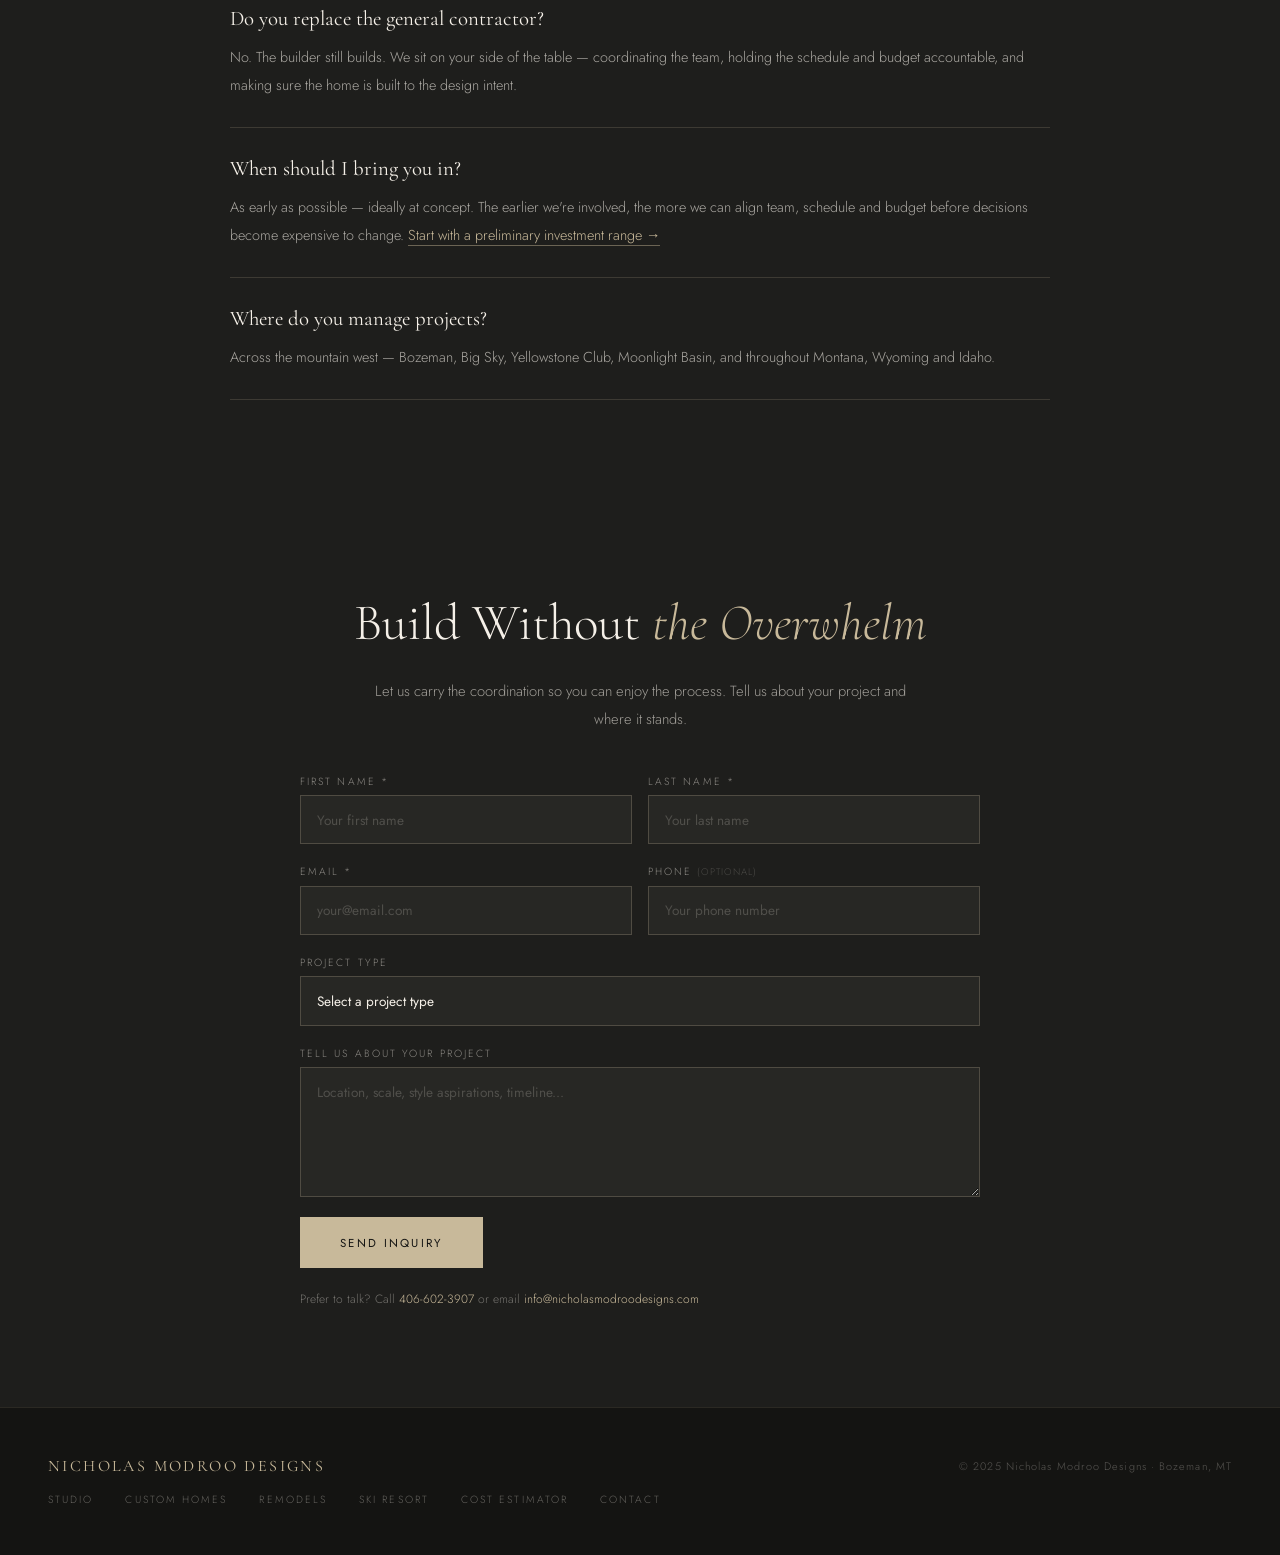
<file: project-management.html>
<!DOCTYPE html>
<html lang="en">
<head>
<meta charset="UTF-8">
<meta name="viewport" content="width=device-width, initial-scale=1.0">
<title>Owner's Representative &amp; Project Management — Bozeman, MT | Nicholas Modroo Designs</title>
<meta name="description" content="Owner's representative and project management for custom home builds across Bozeman, Big Sky and the mountain west — coordinating every consultant to protect your schedule, budget and vision.">
<link rel="canonical" href="https://www.nicholasmodroodesigns.com/project-management.html">
<meta name="robots" content="index, follow">
<meta property="og:type" content="website">
<meta property="og:title" content="Owner's Representative & Project Management — Bozeman, MT | Nicholas Modroo Designs">
<meta property="og:description" content="We coordinate architects, engineers, builders and interior designers from concept to keys — keeping your project on schedule, on budget and on vision.">
<meta property="og:url" content="https://www.nicholasmodroodesigns.com/project-management.html">
<meta property="og:image" content="https://cdn.jsdelivr.net/gh/nmodroo/NicholasModrooDesigns@main/WKP%20-%20Brown%20-%20HR-13%20(Large).jpg">
<meta name="twitter:card" content="summary_large_image">
<link rel="icon" type="image/png" href="web/favicon-192.png">
<link rel="preload" as="image" href="web/WKP-Brown-HR-13-Large.webp" fetchpriority="high">
<link rel="preconnect" href="https://fonts.googleapis.com">
<link rel="preconnect" href="https://fonts.gstatic.com" crossorigin>
<link href="https://fonts.googleapis.com/css2?family=Cormorant+Garamond:ital,wght@0,300;0,400;0,500;1,300;1,400&family=Jost:wght@200;300;400;500&display=swap" rel="stylesheet">
<link rel="stylesheet" href="styles.css">
<script type="application/ld+json">
{
  "@context": "https://schema.org",
  "@type": "Service",
  "serviceType": "Owner's representative and construction project management",
  "name": "Project Management & Owner's Representation",
  "provider": {
    "@type": "GeneralContractor",
    "name": "Nicholas Modroo Designs",
    "telephone": "+1-406-602-3907",
    "areaServed": ["Bozeman MT", "Big Sky MT", "Yellowstone Club", "Moonlight Basin", "Montana", "Wyoming", "Idaho"]
  },
  "areaServed": "Mountain West, USA",
  "url": "https://www.nicholasmodroodesigns.com/project-management.html",
  "description": "Acting as owner's representative and project manager, coordinating architects, engineers, builders and interior designers to keep custom home projects on schedule, on budget and on vision."
}
</script>
<script type="application/ld+json">
{
  "@context": "https://schema.org",
  "@type": "BreadcrumbList",
  "itemListElement": [
    { "@type": "ListItem", "position": 1, "name": "Home", "item": "https://www.nicholasmodroodesigns.com/" },
    { "@type": "ListItem", "position": 2, "name": "Project Management", "item": "https://www.nicholasmodroodesigns.com/project-management.html" }
  ]
}
</script>
<script type="application/ld+json">
{
  "@context": "https://schema.org",
  "@type": "FAQPage",
  "mainEntity": [
    { "@type": "Question", "name": "What does an owner's representative do?", "acceptedAnswer": { "@type": "Answer", "text": "An owner's representative is your single advocate on the project — coordinating the design and construction team, reviewing budgets and change orders, and protecting your interests so you don't have to manage a dozen relationships yourself." } },
    { "@type": "Question", "name": "Do you replace the general contractor?", "acceptedAnswer": { "@type": "Answer", "text": "No. The builder still builds. We sit on your side of the table — coordinating the team, holding the schedule and budget accountable, and making sure the home is built to the design intent." } },
    { "@type": "Question", "name": "When should I bring you in?", "acceptedAnswer": { "@type": "Answer", "text": "As early as possible — ideally at concept. The earlier we're involved, the more we can align team, schedule and budget before decisions become expensive to change." } }
  ]
}
</script>
<!-- Google Analytics 4 -->
<script async src="https://www.googletagmanager.com/gtag/js?id=G-BS2J5CHZ89"></script>
<script>
  window.dataLayer = window.dataLayer || [];
  function gtag(){dataLayer.push(arguments);}
  gtag('js', new Date());
  gtag('config', 'G-BS2J5CHZ89');
</script>
</head>
<body>

<nav>
  <a href="index.html" class="nav-logo">Nicholas <span>Modroo</span> Designs</a>
  <ul class="nav-links">
    <li><a href="index.html#about">Studio</a></li>
    <li><a href="custom-homes.html">Custom Homes</a></li>
    <li><a href="remodels.html">Remodels</a></li>
    <li><a href="ski-resort-homes.html">Ski Resort</a></li>
    <li><a href="cost-estimator.html">Cost Estimator</a></li>
  </ul>
  <a href="tel:+14066023907" class="nav-phone">406-602-3907</a>
  <a href="index.html#contact" class="nav-cta">Begin a Project</a>
</nav>

<header class="subhero">
  <div class="subhero-bg" style="background-image:url('web/WKP-Brown-HR-13-Large.webp')"></div>
  <div class="subhero-overlay"></div>
  <div class="subhero-content">
    <div class="subhero-eyebrow">Project Management &amp; Owner's Representation — Bozeman &amp; the Mountain West</div>
    <h1 class="subhero-title">Your Advocate from<br><em>Concept to Keys</em></h1>
    <p class="subhero-sub">One point of accountability across the whole team — coordinating every consultant and contractor to protect your schedule, your budget, and your vision.</p>
  </div>
</header>

<nav class="crumb"><a href="index.html#services">Services</a> &nbsp;/&nbsp; Project Management</nav>

<section>
  <div class="prose">
    <div class="section-label">The Work</div>
    <h2 class="section-title">One Person Holding It <em>All Together</em></h2>
    <div class="divider"></div>
    <p>A custom home is a long, complex undertaking with a lot of moving parts — an architect, structural and civil engineers, a builder, subcontractors, an interior designer, a landscape architect, and a review board, all working over many months. Without someone holding the whole picture, details slip, costs creep, and the design intent quietly erodes.</p>
    <p>That's the role we play. As your <strong>owner's representative and project manager</strong>, we sit on your side of the table from first sketch through construction close-out — coordinating the team, keeping the schedule honest, reviewing every budget and change order, and making sure the home that gets built is the home that was designed.</p>
    <p>The builder still builds. The architect still designs. But you have one advocate making sure all of it serves your interests — so the process feels seamless instead of overwhelming.</p>
  </div>
</section>

<section style="background:var(--charcoal);padding-top:5rem">
  <div style="max-width:1200px;margin:0 auto">
    <div class="section-label">What We Manage</div>
    <h2 class="section-title">The Whole <em>Picture</em></h2>
  </div>
  <div class="feature-grid">
    <div class="feature-card"><div class="feature-icon">◉</div><div class="feature-name">Team Coordination</div><p class="feature-desc">Aligning architect, engineers, builder, and interior designer so everyone is working from the same plan and the same priorities.</p></div>
    <div class="feature-card"><div class="feature-icon">◧</div><div class="feature-name">Schedule</div><p class="feature-desc">Building a realistic timeline and holding the team to it — anticipating long-lead items before they become delays.</p></div>
    <div class="feature-card"><div class="feature-icon">◇</div><div class="feature-name">Budget &amp; Change Orders</div><p class="feature-desc">Reviewing pricing and every change order with a critical eye, so the budget stays grounded in reality. <a href="cost-estimator.html?type=custom_estate&amp;addons=pm" class="inline-link">See how a project budget comes together →</a></p></div>
    <div class="feature-card"><div class="feature-icon">◈</div><div class="feature-name">Consultant Coordination</div><p class="feature-desc">Managing structural, civil, and MEP engineers and specialty consultants so their work integrates cleanly.</p></div>
    <div class="feature-card"><div class="feature-icon">◬</div><div class="feature-name">ARB &amp; Permit Submittals</div><p class="feature-desc">Preparing and shepherding design-review and permit packages through the boards and jurisdictions.</p></div>
    <div class="feature-card"><div class="feature-icon">◲</div><div class="feature-name">Construction Administration</div><p class="feature-desc">On-site presence, RFI management, and punch-list close-out — staying until the last detail is right.</p></div>
  </div>
</section>

<section>
  <div style="max-width:1200px;margin:0 auto">
    <div class="section-label">Projects We Steered</div>
    <h2 class="section-title">Delivered, <em>Start to Finish</em></h2>
  </div>
  <div class="proj-strip">
    <a href="index.html?project=yc724&from=project-management.html" class="proj-tile">
      <img srcset="web/YC724-1-1200.webp 1200w, web/YC724-1.webp 1276w" sizes="(max-width: 768px) 100vw, 800px" loading="lazy" decoding="async" src="web/YC724-1.webp" alt="Custom residence designed and project-managed, Yellowstone Club, Big Sky MT">
      <div class="proj-tile-overlay"><div class="proj-tile-loc">Big Sky, MT — Yellowstone Club</div><div class="proj-tile-name">YC 724 Custom</div></div>
    </a>
    <a href="index.html?project=mountainveil&from=project-management.html" class="proj-tile">
      <img srcset="web/DJI_0018-Driveway-2-min-2048x1151-1200.webp 1200w, web/DJI_0018-Driveway-2-min-2048x1151.webp 2048w" sizes="(max-width: 768px) 100vw, 800px" loading="lazy" decoding="async" src="web/DJI_0018-Driveway-2-min-2048x1151.webp" alt="Ski-in ski-out residence project-managed to completion, Moonlight Basin MT">
      <div class="proj-tile-overlay"><div class="proj-tile-loc">Big Sky, MT — Moonlight Basin</div><div class="proj-tile-name">Mountain Veil</div></div>
    </a>
    <a href="index.html?project=roamingbear&from=project-management.html" class="proj-tile">
      <img srcset="web/WKP-Cowles-LR-16-1200.webp 1200w, web/WKP-Cowles-LR-16.webp 1400w" sizes="(max-width: 768px) 100vw, 800px" loading="lazy" decoding="async" src="web/WKP-Cowles-LR-16.webp" alt="Custom residence, YC Roaming Bear, Yellowstone Club Big Sky MT">
      <div class="proj-tile-overlay"><div class="proj-tile-loc">Big Sky, MT — Yellowstone Club</div><div class="proj-tile-name">YC Roaming Bear</div></div>
    </a>
  </div>
  <div style="text-align:center;margin-top:2.5rem"><a href="index.html#portfolio" class="btn-ghost">View the Full Portfolio →</a></div>
</section>

<section style="background:var(--charcoal)">
  <div style="max-width:820px;margin:0 auto">
    <div class="section-label">Common Questions</div>
    <h2 class="section-title">Project Management <em>FAQ</em></h2>
  </div>
  <div class="faq">
    <div class="faq-item"><div class="faq-q">What does an owner's representative do?</div><p class="faq-a">An owner's representative is your single advocate on the project — coordinating the design and construction team, reviewing budgets and change orders, and protecting your interests so you don't have to manage a dozen relationships yourself.</p></div>
    <div class="faq-item"><div class="faq-q">Do you replace the general contractor?</div><p class="faq-a">No. The builder still builds. We sit on your side of the table — coordinating the team, holding the schedule and budget accountable, and making sure the home is built to the design intent.</p></div>
    <div class="faq-item"><div class="faq-q">When should I bring you in?</div><p class="faq-a">As early as possible — ideally at concept. The earlier we're involved, the more we can align team, schedule and budget before decisions become expensive to change. <a href="cost-estimator.html?addons=pm" class="inline-link">Start with a preliminary investment range →</a></p></div>
    <div class="faq-item"><div class="faq-q">Where do you manage projects?</div><p class="faq-a">Across the mountain west — Bozeman, Big Sky, Yellowstone Club, Moonlight Basin, and throughout Montana, Wyoming and Idaho.</p></div>
  </div>
</section>

<div class="cta-band">
  <h2>Build Without <em>the Overwhelm</em></h2>
  <p>Let us carry the coordination so you can enjoy the process. Tell us about your project and where it stands.</p>
  <form class="inquiry-form cta-form" action="https://formspree.io/f/xojzejpp" method="POST">
    <input type="hidden" name="source_page" value="Project Management page">
    <input type="text" name="_gotcha" style="display:none" tabindex="-1" autocomplete="off">
    <div class="form-row">
      <div class="form-field"><label class="form-label">First Name *</label><input type="text" name="first_name" class="form-input" placeholder="Your first name" required></div>
      <div class="form-field"><label class="form-label">Last Name *</label><input type="text" name="last_name" class="form-input" placeholder="Your last name" required></div>
    </div>
    <div class="form-row">
      <div class="form-field"><label class="form-label">Email *</label><input type="email" name="email" class="form-input" placeholder="your@email.com" required></div>
      <div class="form-field"><label class="form-label">Phone <span style="opacity:0.4;font-size:0.6rem;letter-spacing:0.1em">(optional)</span></label><input type="tel" name="phone" class="form-input" placeholder="Your phone number"></div>
    </div>
    <div class="form-field">
      <label class="form-label">Project Type</label>
      <select name="project_type" class="form-input" style="appearance:none;cursor:pointer">
        <option value="">Select a project type</option>
        <option>New Custom Home</option>
        <option>Remodel / Addition</option>
        <option>Ski Resort Residence</option>
        <option>Log / Timber Home</option>
        <option>Other</option>
      </select>
    </div>
    <div class="form-field"><label class="form-label">Tell us about your project</label><textarea name="message" class="form-input textarea" placeholder="Location, scale, style aspirations, timeline..."></textarea></div>
    <p class="form-error" role="alert" hidden>Sorry — your message didn't go through. Please call <a href="tel:+14066023907">406-602-3907</a> or email <a href="mailto:info@nicholasmodroodesigns.com">info@nicholasmodroodesigns.com</a>.</p>
    <button type="submit" class="form-submit">Send Inquiry</button>
    <p class="cta-alt">Prefer to talk? Call <a href="tel:+14066023907">406-602-3907</a> or email <a href="mailto:info@nicholasmodroodesigns.com">info@nicholasmodroodesigns.com</a></p>
  </form>
</div>

<footer>
  <a href="index.html" class="footer-logo" style="text-decoration:none">Nicholas Modroo Designs</a>
  <div class="footer-copy">© 2025 Nicholas Modroo Designs · Bozeman, MT</div>
  <div class="footer-links">
    <a href="index.html#about">Studio</a>
    <a href="custom-homes.html">Custom Homes</a>
    <a href="remodels.html">Remodels</a>
    <a href="ski-resort-homes.html">Ski Resort</a>
    <a href="cost-estimator.html">Cost Estimator</a>
    <a href="index.html#contact">Contact</a>
  </div>
</footer>

<script src="site.js" defer></script>
</body>
</html>
</file>
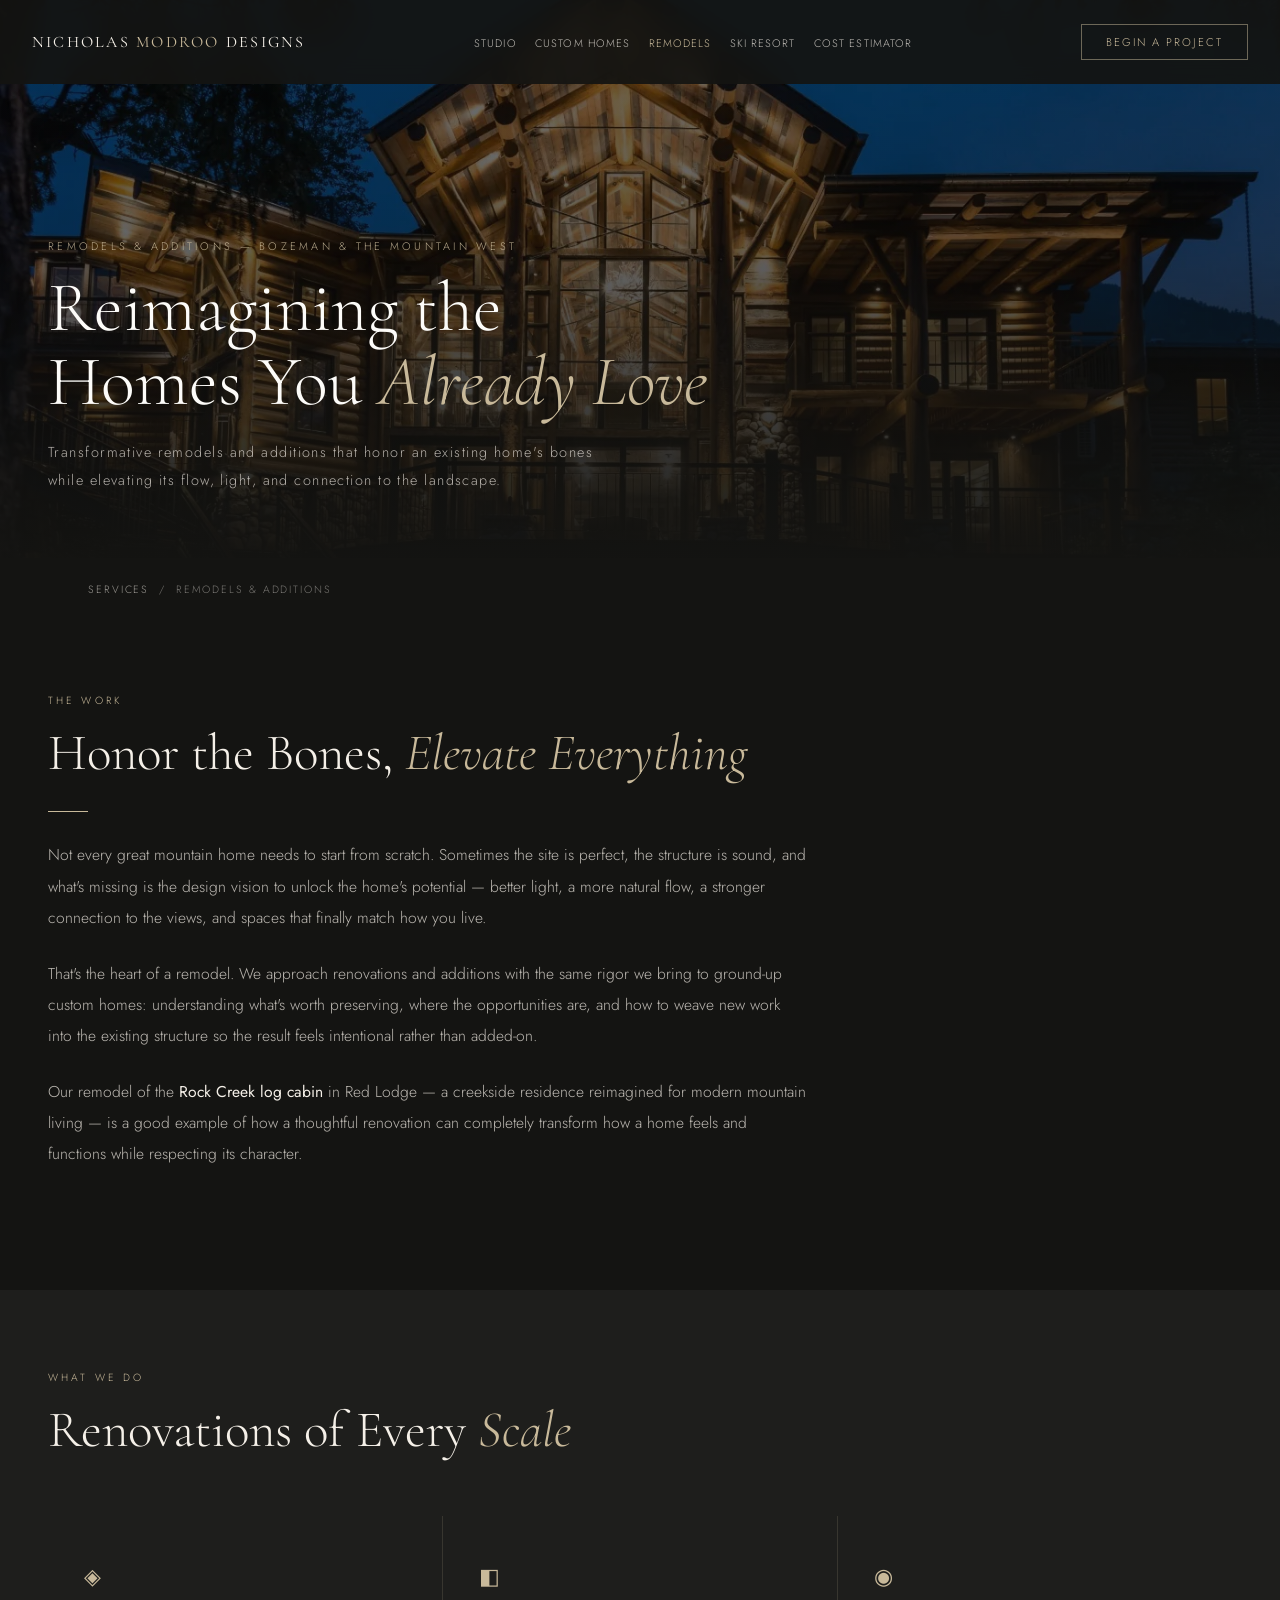
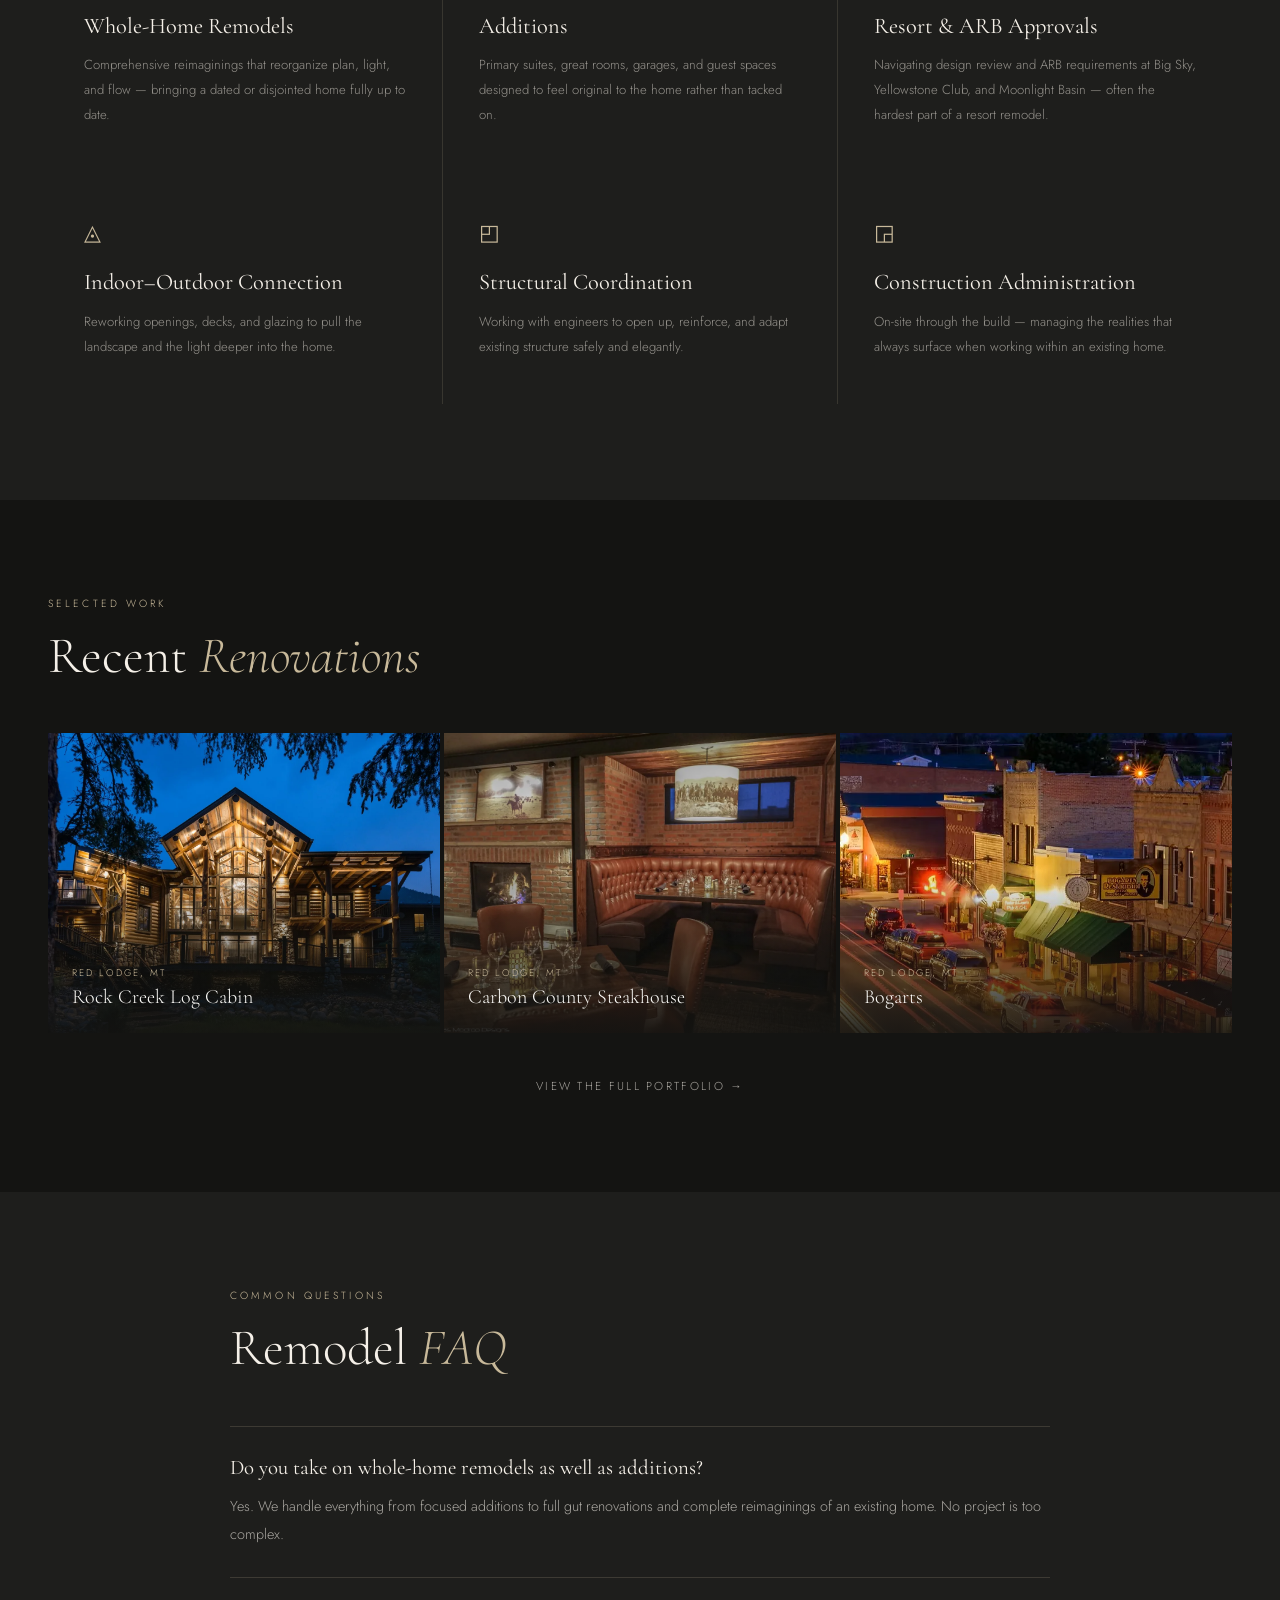
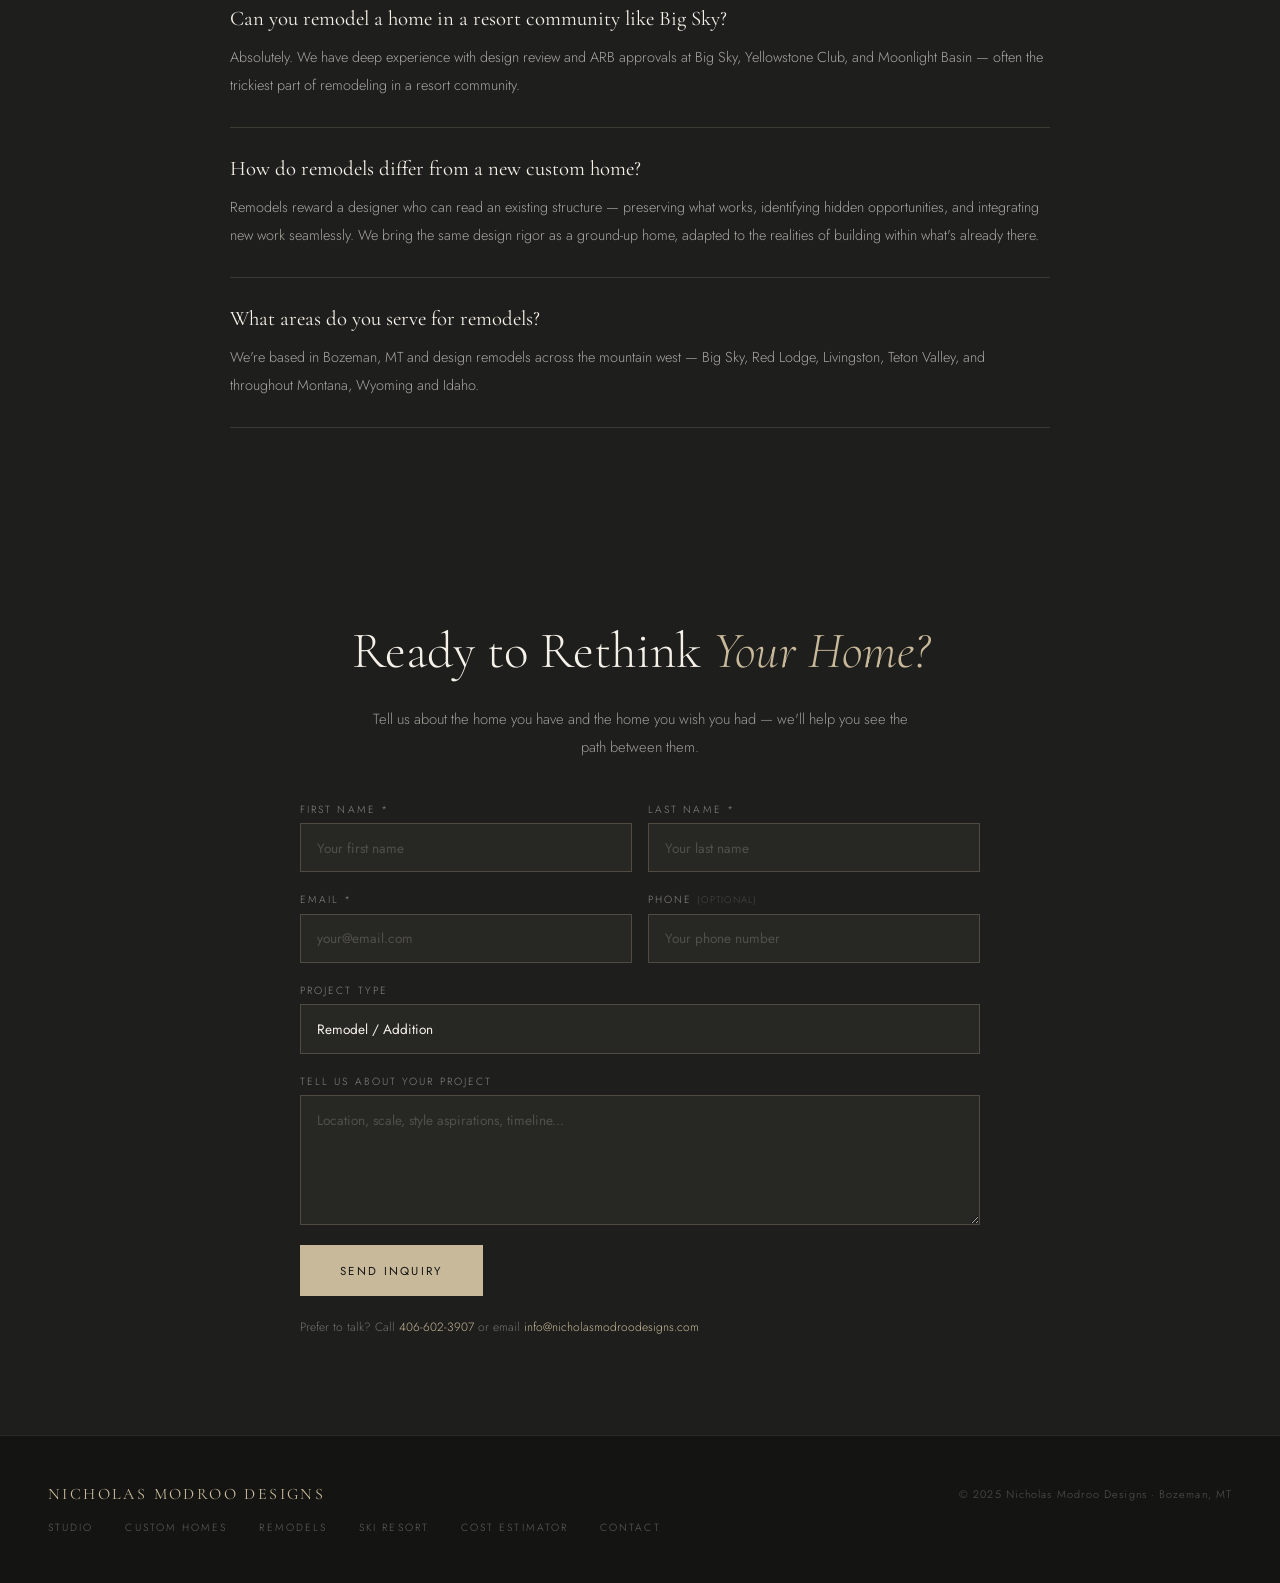
<file: remodels.html>
<!DOCTYPE html>
<html lang="en">
<head>
<meta charset="UTF-8">
<meta name="viewport" content="width=device-width, initial-scale=1.0">
<title>Home Remodels &amp; Additions — Bozeman, MT | Nicholas Modroo Designs</title>
<meta name="description" content="Transformative home remodels and additions across Bozeman, Big Sky and the mountain west — elevating flow, light and connection to the landscape while honoring your home's bones.">
<link rel="canonical" href="https://www.nicholasmodroodesigns.com/remodels.html">
<meta name="robots" content="index, follow">
<meta property="og:type" content="website">
<meta property="og:title" content="Home Remodels & Additions — Bozeman, MT | Nicholas Modroo Designs">
<meta property="og:description" content="Transformative residential remodels and additions that honor a home's bones while elevating function, flow and connection to the landscape.">
<meta property="og:url" content="https://www.nicholasmodroodesigns.com/remodels.html">
<meta property="og:image" content="https://cdn.jsdelivr.net/gh/nmodroo/NicholasModrooDesigns@main/Kibler-and-Kirch_Red-Lodge-8143_300DPI%20(Large).jpg">
<meta name="twitter:card" content="summary_large_image">
<link rel="icon" type="image/png" href="web/favicon-192.png">
<link rel="preload" as="image" href="web/Kibler-and-Kirch_Red-Lodge-8143_300DPI-Large.webp" fetchpriority="high">
<link rel="preconnect" href="https://fonts.googleapis.com">
<link rel="preconnect" href="https://fonts.gstatic.com" crossorigin>
<link href="https://fonts.googleapis.com/css2?family=Cormorant+Garamond:ital,wght@0,300;0,400;0,500;1,300;1,400&family=Jost:wght@200;300;400;500&display=swap" rel="stylesheet">
<link rel="stylesheet" href="styles.css">
<script type="application/ld+json">
{
  "@context": "https://schema.org",
  "@type": "Service",
  "serviceType": "Residential remodel and addition design",
  "name": "Remodels & Additions",
  "provider": {
    "@type": "GeneralContractor",
    "name": "Nicholas Modroo Designs",
    "telephone": "+1-406-602-3907",
    "areaServed": ["Bozeman MT", "Big Sky MT", "Red Lodge MT", "Livingston MT", "Montana", "Wyoming", "Idaho"]
  },
  "areaServed": "Mountain West, USA",
  "url": "https://www.nicholasmodroodesigns.com/remodels.html",
  "description": "Transformative residential remodels and additions that honor an existing home's bones while elevating function, flow and connection to the landscape."
}
</script>
<script type="application/ld+json">
{
  "@context": "https://schema.org",
  "@type": "BreadcrumbList",
  "itemListElement": [
    { "@type": "ListItem", "position": 1, "name": "Home", "item": "https://www.nicholasmodroodesigns.com/" },
    { "@type": "ListItem", "position": 2, "name": "Remodels & Additions", "item": "https://www.nicholasmodroodesigns.com/remodels.html" }
  ]
}
</script>
<script type="application/ld+json">
{
  "@context": "https://schema.org",
  "@type": "FAQPage",
  "mainEntity": [
    { "@type": "Question", "name": "Do you take on whole-home remodels as well as additions?", "acceptedAnswer": { "@type": "Answer", "text": "Yes. We handle everything from focused additions to full gut renovations and reimaginings of an existing home. No project is too complex." } },
    { "@type": "Question", "name": "Can you remodel a home in a resort community like Big Sky?", "acceptedAnswer": { "@type": "Answer", "text": "Absolutely. We have deep experience with design review and ARB approvals at Big Sky, Yellowstone Club and Moonlight Basin, which is often the trickiest part of remodeling in a resort community." } },
    { "@type": "Question", "name": "What areas do you serve for remodels?", "acceptedAnswer": { "@type": "Answer", "text": "We're based in Bozeman, MT and design remodels across the mountain west — Big Sky, Red Lodge, Livingston, Teton Valley and throughout Montana, Wyoming and Idaho." } }
  ]
}
</script>
<!-- Google Analytics 4 -->
<script async src="https://www.googletagmanager.com/gtag/js?id=G-BS2J5CHZ89"></script>
<script>
  window.dataLayer = window.dataLayer || [];
  function gtag(){dataLayer.push(arguments);}
  gtag('js', new Date());
  gtag('config', 'G-BS2J5CHZ89');
</script>
</head>
<body>

<nav>
  <a href="index.html" class="nav-logo">Nicholas <span>Modroo</span> Designs</a>
  <ul class="nav-links">
    <li><a href="index.html#about">Studio</a></li>
    <li><a href="custom-homes.html">Custom Homes</a></li>
    <li><a href="remodels.html" class="active">Remodels</a></li>
    <li><a href="ski-resort-homes.html">Ski Resort</a></li>
    <li><a href="cost-estimator.html">Cost Estimator</a></li>
  </ul>
  <a href="tel:+14066023907" class="nav-phone">406-602-3907</a>
  <a href="index.html#contact" class="nav-cta">Begin a Project</a>
</nav>

<header class="subhero">
  <div class="subhero-bg" style="background-image:url('web/Kibler-and-Kirch_Red-Lodge-8143_300DPI-Large.webp')"></div>
  <div class="subhero-overlay"></div>
  <div class="subhero-content">
    <div class="subhero-eyebrow">Remodels &amp; Additions — Bozeman &amp; the Mountain West</div>
    <h1 class="subhero-title">Reimagining the<br>Homes You <em>Already Love</em></h1>
    <p class="subhero-sub">Transformative remodels and additions that honor an existing home's bones while elevating its flow, light, and connection to the landscape.</p>
  </div>
</header>

<nav class="crumb"><a href="index.html#services">Services</a> &nbsp;/&nbsp; Remodels &amp; Additions</nav>

<section>
  <div class="prose">
    <div class="section-label">The Work</div>
    <h2 class="section-title">Honor the Bones, <em>Elevate Everything</em></h2>
    <div class="divider"></div>
    <p>Not every great mountain home needs to start from scratch. Sometimes the site is perfect, the structure is sound, and what's missing is the design vision to unlock the home's potential — better light, a more natural flow, a stronger connection to the views, and spaces that finally match how you live.</p>
    <p>That's the heart of a remodel. We approach renovations and additions with the same rigor we bring to ground-up custom homes: understanding what's worth preserving, where the opportunities are, and how to weave new work into the existing structure so the result feels intentional rather than added-on.</p>
    <p>Our remodel of the <strong>Rock Creek log cabin</strong> in Red Lodge — a creekside residence reimagined for modern mountain living — is a good example of how a thoughtful renovation can completely transform how a home feels and functions while respecting its character.</p>
  </div>
</section>

<section style="background:var(--charcoal);padding-top:5rem">
  <div style="max-width:1200px;margin:0 auto">
    <div class="section-label">What We Do</div>
    <h2 class="section-title">Renovations of Every <em>Scale</em></h2>
  </div>
  <div class="feature-grid">
    <div class="feature-card"><div class="feature-icon">◈</div><div class="feature-name">Whole-Home Remodels</div><p class="feature-desc">Comprehensive reimaginings that reorganize plan, light, and flow — bringing a dated or disjointed home fully up to date.</p></div>
    <div class="feature-card"><div class="feature-icon">◧</div><div class="feature-name">Additions</div><p class="feature-desc">Primary suites, great rooms, garages, and guest spaces designed to feel original to the home rather than tacked on.</p></div>
    <div class="feature-card"><div class="feature-icon">◉</div><div class="feature-name">Resort &amp; ARB Approvals</div><p class="feature-desc">Navigating design review and ARB requirements at Big Sky, Yellowstone Club, and Moonlight Basin — often the hardest part of a resort remodel.</p></div>
    <div class="feature-card"><div class="feature-icon">◬</div><div class="feature-name">Indoor–Outdoor Connection</div><p class="feature-desc">Reworking openings, decks, and glazing to pull the landscape and the light deeper into the home.</p></div>
    <div class="feature-card"><div class="feature-icon">◰</div><div class="feature-name">Structural Coordination</div><p class="feature-desc">Working with engineers to open up, reinforce, and adapt existing structure safely and elegantly.</p></div>
    <div class="feature-card"><div class="feature-icon">◲</div><div class="feature-name">Construction Administration</div><p class="feature-desc">On-site through the build — managing the realities that always surface when working within an existing home.</p></div>
  </div>
</section>

<section>
  <div style="max-width:1200px;margin:0 auto">
    <div class="section-label">Selected Work</div>
    <h2 class="section-title">Recent <em>Renovations</em></h2>
  </div>
  <div class="proj-strip">
    <a href="index.html?project=rockcreek&from=remodels.html" class="proj-tile">
      <img srcset="web/Kibler-and-Kirch_Red-Lodge-8143_300DPI-Large-1200.webp 1200w, web/Kibler-and-Kirch_Red-Lodge-8143_300DPI-Large.webp 1398w" sizes="(max-width: 768px) 100vw, 800px" loading="lazy" decoding="async" src="web/Kibler-and-Kirch_Red-Lodge-8143_300DPI-Large.webp" alt="Creekside log cabin exterior remodel, Rock Creek, Red Lodge MT">
      <div class="proj-tile-overlay"><div class="proj-tile-loc">Red Lodge, MT</div><div class="proj-tile-name">Rock Creek Log Cabin</div></div>
    </a>
    <a href="index.html?project=carboncounty&from=remodels.html" class="proj-tile">
      <img srcset="web/web-res_-00607-1200.webp 1200w, web/web-res_-00607.webp 1620w" sizes="(max-width: 768px) 100vw, 800px" loading="lazy" decoding="async" src="web/web-res_-00607.webp" alt="Carbon County Steakhouse restaurant interior, Red Lodge MT">
      <div class="proj-tile-overlay"><div class="proj-tile-loc">Red Lodge, MT</div><div class="proj-tile-name">Carbon County Steakhouse</div></div>
    </a>
    <a href="index.html?project=bogarts&from=remodels.html" class="proj-tile">
      <img loading="lazy" decoding="async" src="web/a1233a_35ab078fdb754ebcaf3bc1327f0b3238-mv2_d_8256_5504_s_4_2.webp" alt="Bogarts restaurant, Red Lodge Montana commercial design">
      <div class="proj-tile-overlay"><div class="proj-tile-loc">Red Lodge, MT</div><div class="proj-tile-name">Bogarts</div></div>
    </a>
  </div>
  <div style="text-align:center;margin-top:2.5rem"><a href="index.html#portfolio" class="btn-ghost">View the Full Portfolio →</a></div>
</section>

<section style="background:var(--charcoal)">
  <div style="max-width:820px;margin:0 auto">
    <div class="section-label">Common Questions</div>
    <h2 class="section-title">Remodel <em>FAQ</em></h2>
  </div>
  <div class="faq">
    <div class="faq-item"><div class="faq-q">Do you take on whole-home remodels as well as additions?</div><p class="faq-a">Yes. We handle everything from focused additions to full gut renovations and complete reimaginings of an existing home. No project is too complex.</p></div>
    <div class="faq-item"><div class="faq-q">Can you remodel a home in a resort community like Big Sky?</div><p class="faq-a">Absolutely. We have deep experience with design review and ARB approvals at Big Sky, Yellowstone Club, and Moonlight Basin — often the trickiest part of remodeling in a resort community.</p></div>
    <div class="faq-item"><div class="faq-q">How do remodels differ from a new custom home?</div><p class="faq-a">Remodels reward a designer who can read an existing structure — preserving what works, identifying hidden opportunities, and integrating new work seamlessly. We bring the same design rigor as a ground-up home, adapted to the realities of building within what's already there.</p></div>
    <div class="faq-item"><div class="faq-q">What areas do you serve for remodels?</div><p class="faq-a">We're based in Bozeman, MT and design remodels across the mountain west — Big Sky, Red Lodge, Livingston, Teton Valley, and throughout Montana, Wyoming and Idaho.</p></div>
  </div>
</section>

<div class="cta-band">
  <h2>Ready to Rethink <em>Your Home?</em></h2>
  <p>Tell us about the home you have and the home you wish you had — we'll help you see the path between them.</p>
  <form class="inquiry-form cta-form" action="https://formspree.io/f/xojzejpp" method="POST">
    <input type="hidden" name="source_page" value="Remodels page">
    <input type="text" name="_gotcha" style="display:none" tabindex="-1" autocomplete="off">
    <div class="form-row">
      <div class="form-field"><label class="form-label">First Name *</label><input type="text" name="first_name" class="form-input" placeholder="Your first name" required></div>
      <div class="form-field"><label class="form-label">Last Name *</label><input type="text" name="last_name" class="form-input" placeholder="Your last name" required></div>
    </div>
    <div class="form-row">
      <div class="form-field"><label class="form-label">Email *</label><input type="email" name="email" class="form-input" placeholder="your@email.com" required></div>
      <div class="form-field"><label class="form-label">Phone <span style="opacity:0.4;font-size:0.6rem;letter-spacing:0.1em">(optional)</span></label><input type="tel" name="phone" class="form-input" placeholder="Your phone number"></div>
    </div>
    <div class="form-field">
      <label class="form-label">Project Type</label>
      <select name="project_type" class="form-input" style="appearance:none;cursor:pointer">
        <option value="">Select a project type</option>
        <option>New Custom Home</option>
        <option selected>Remodel / Addition</option>
        <option>Ski Resort Residence</option>
        <option>Log / Timber Home</option>
        <option>Other</option>
      </select>
    </div>
    <div class="form-field"><label class="form-label">Tell us about your project</label><textarea name="message" class="form-input textarea" placeholder="Location, scale, style aspirations, timeline..."></textarea></div>
    <p class="form-error" role="alert" hidden>Sorry — your message didn't go through. Please call <a href="tel:+14066023907">406-602-3907</a> or email <a href="mailto:info@nicholasmodroodesigns.com">info@nicholasmodroodesigns.com</a>.</p>
    <button type="submit" class="form-submit">Send Inquiry</button>
    <p class="cta-alt">Prefer to talk? Call <a href="tel:+14066023907">406-602-3907</a> or email <a href="mailto:info@nicholasmodroodesigns.com">info@nicholasmodroodesigns.com</a></p>
  </form>
</div>

<footer>
  <a href="index.html" class="footer-logo" style="text-decoration:none">Nicholas Modroo Designs</a>
  <div class="footer-copy">© 2025 Nicholas Modroo Designs · Bozeman, MT</div>
  <div class="footer-links">
    <a href="index.html#about">Studio</a>
    <a href="custom-homes.html">Custom Homes</a>
    <a href="remodels.html">Remodels</a>
    <a href="ski-resort-homes.html">Ski Resort</a>
    <a href="cost-estimator.html">Cost Estimator</a>
    <a href="index.html#contact">Contact</a>
  </div>
</footer>

<script src="site.js" defer></script>
</body>
</html>
</file>
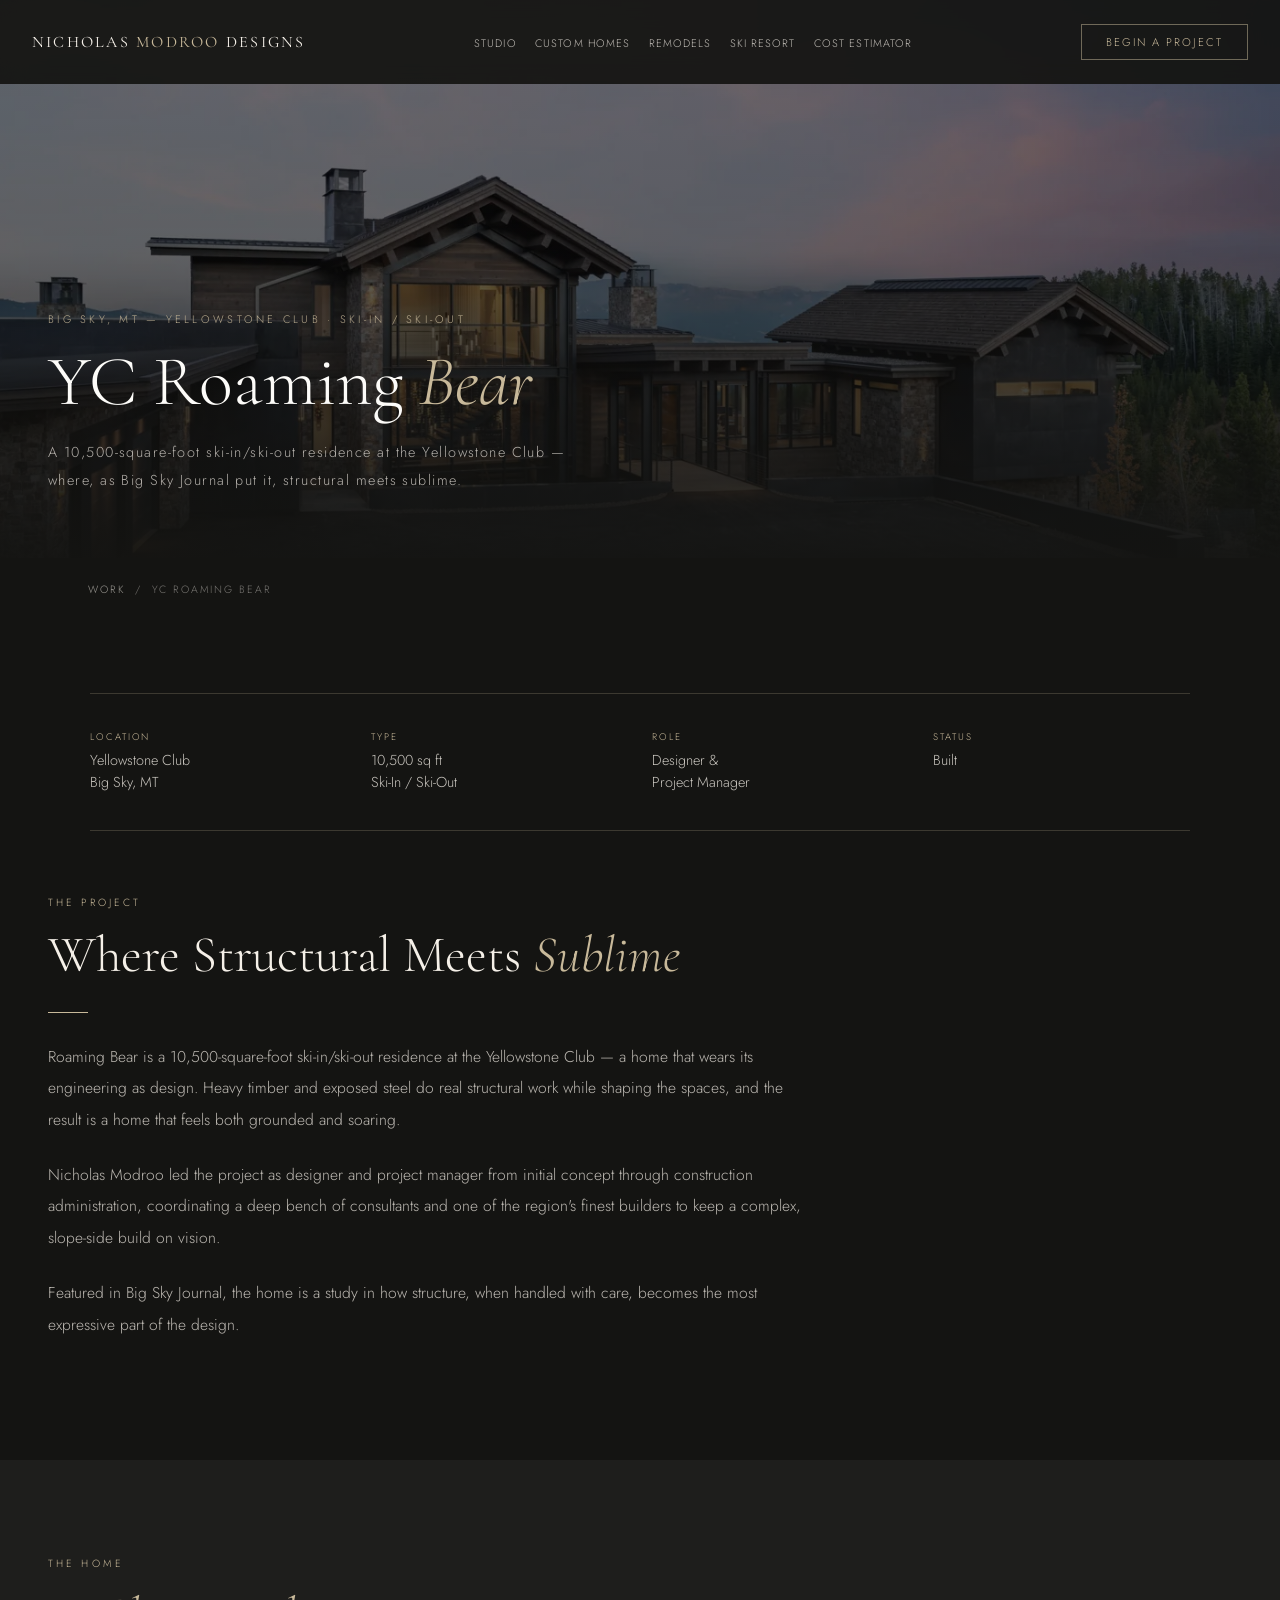
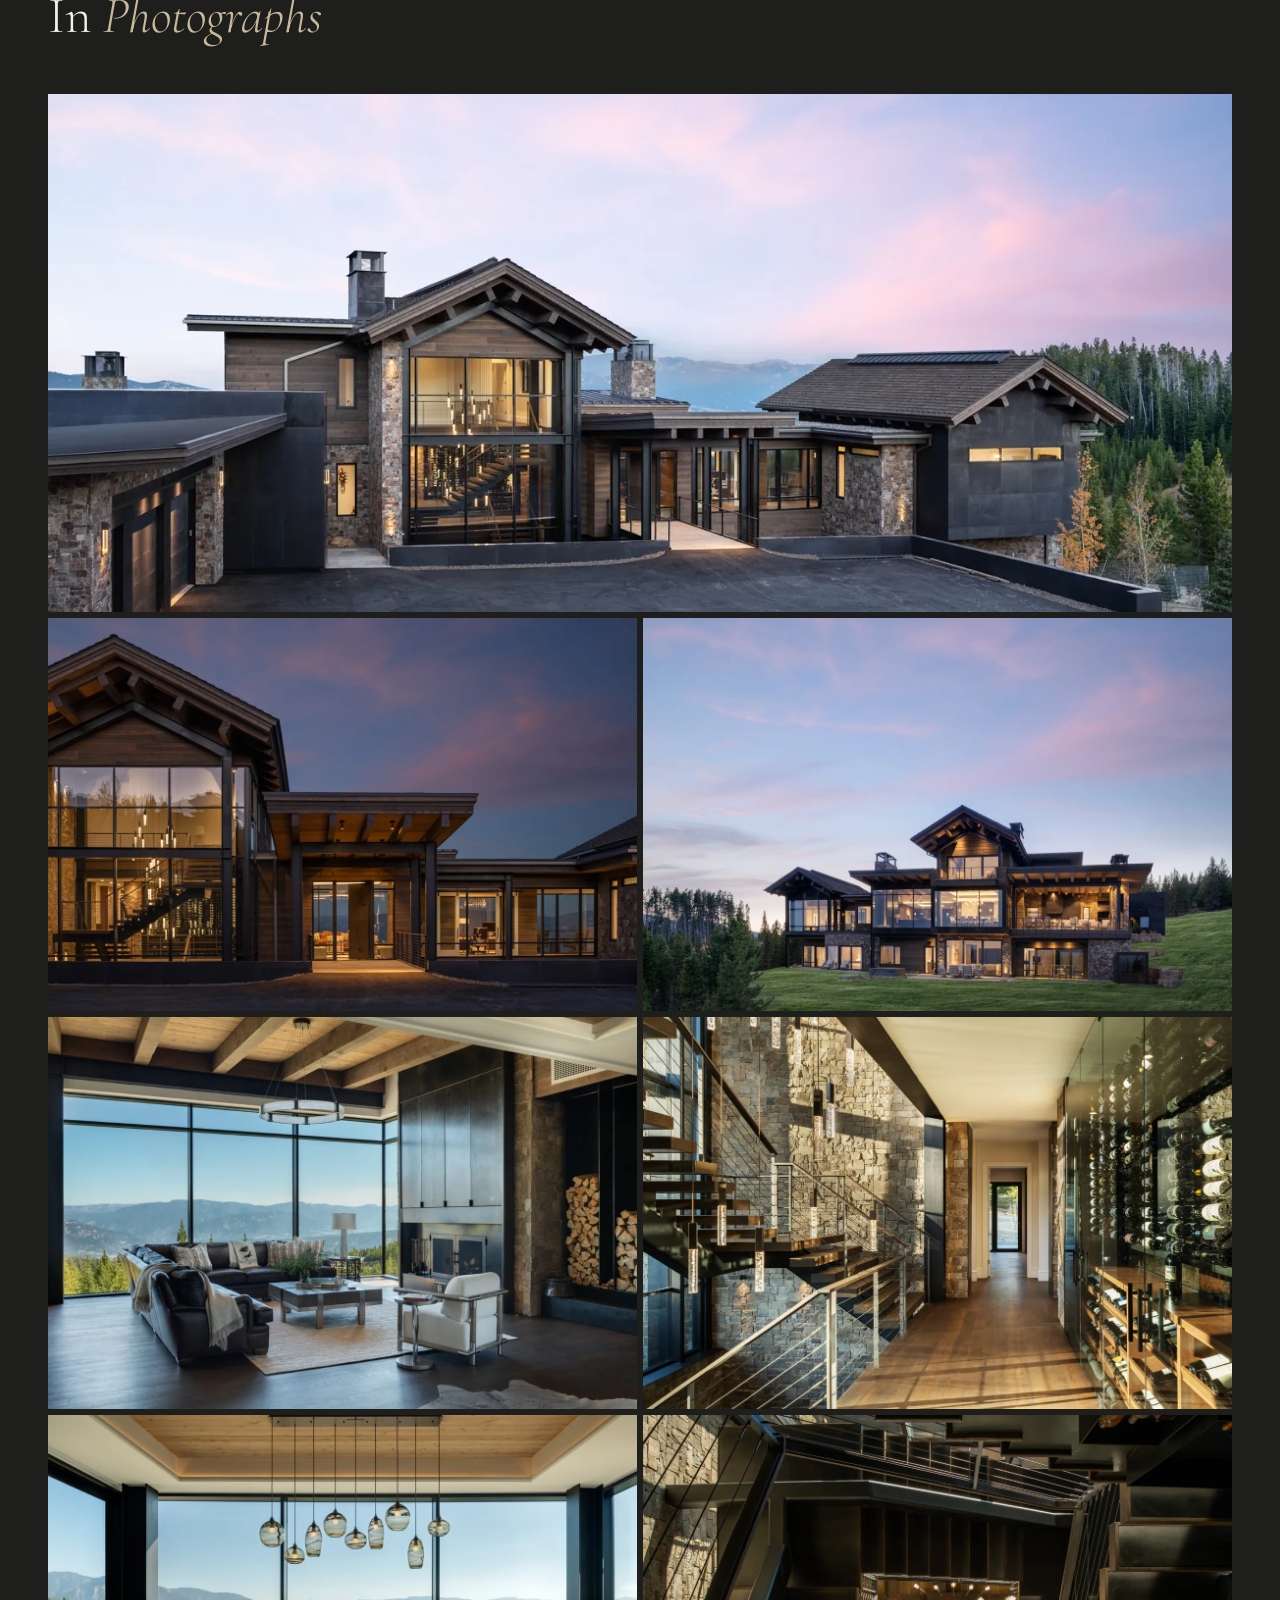
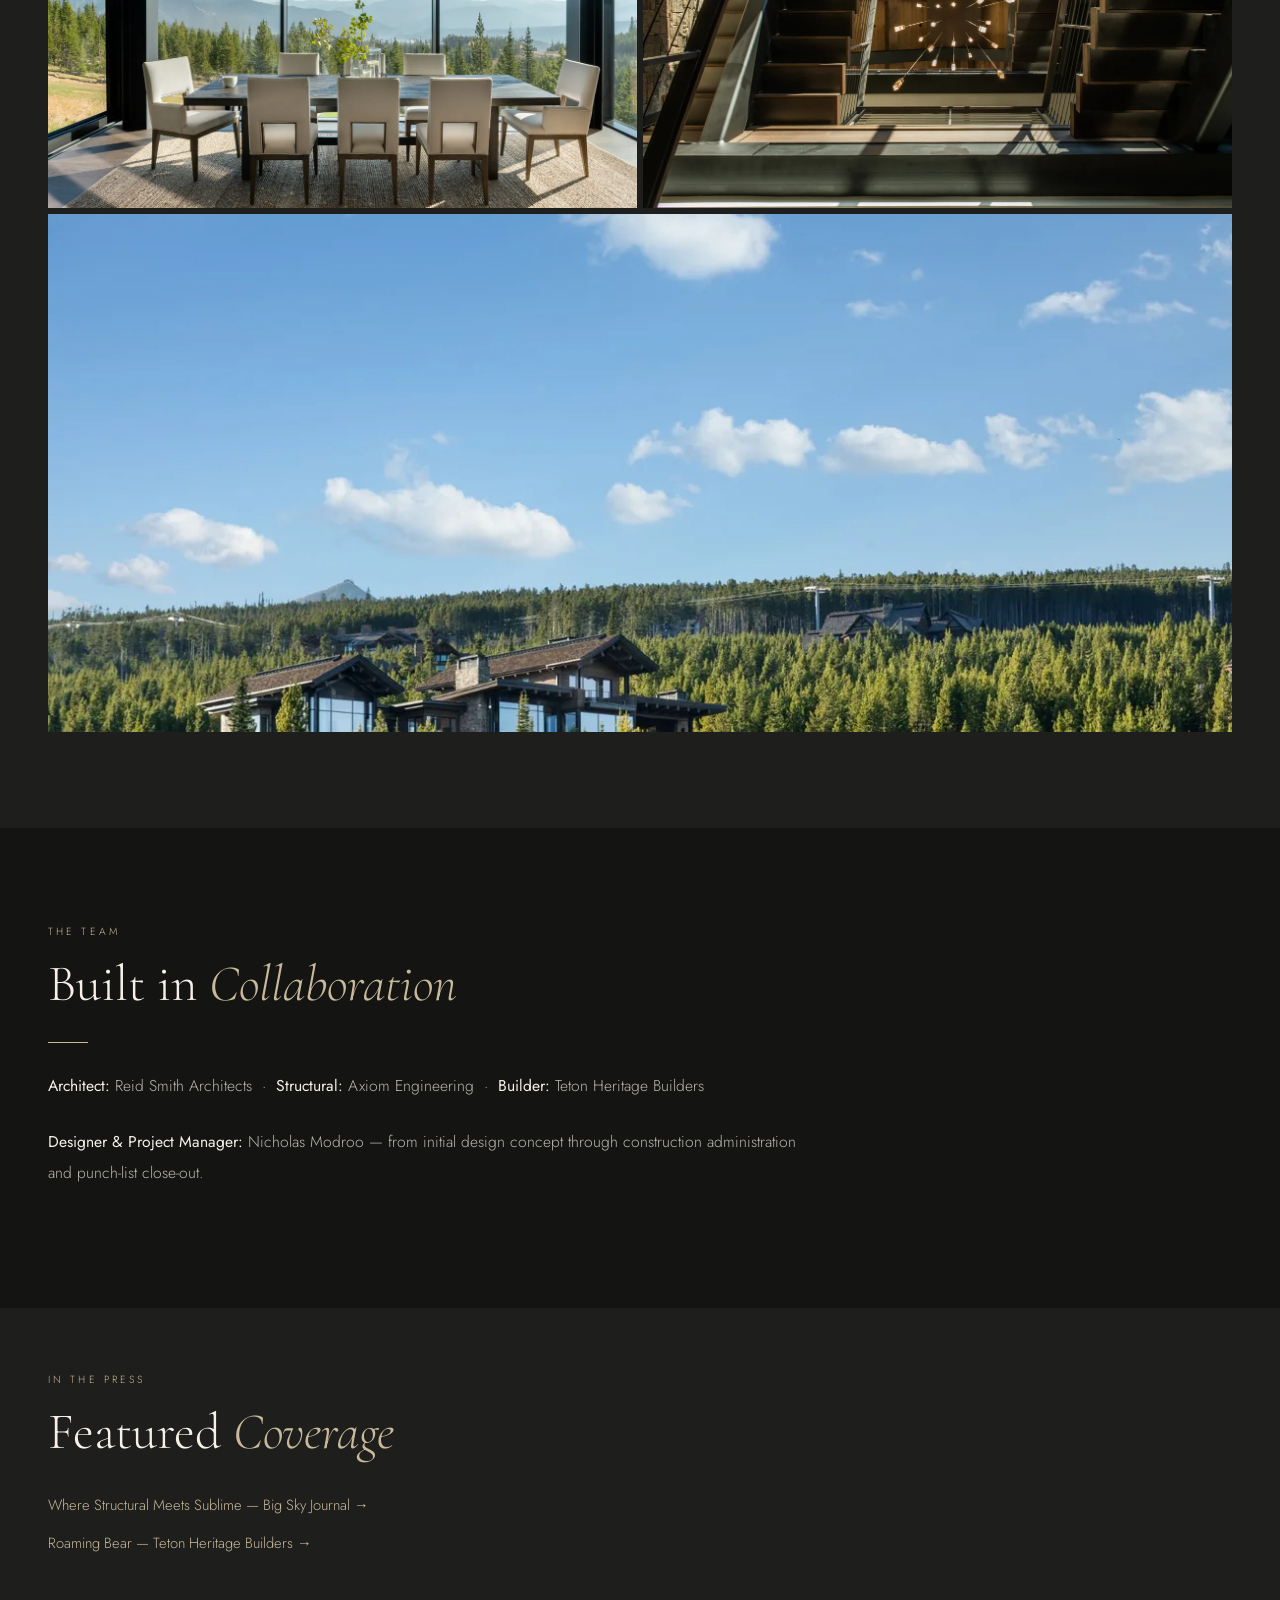
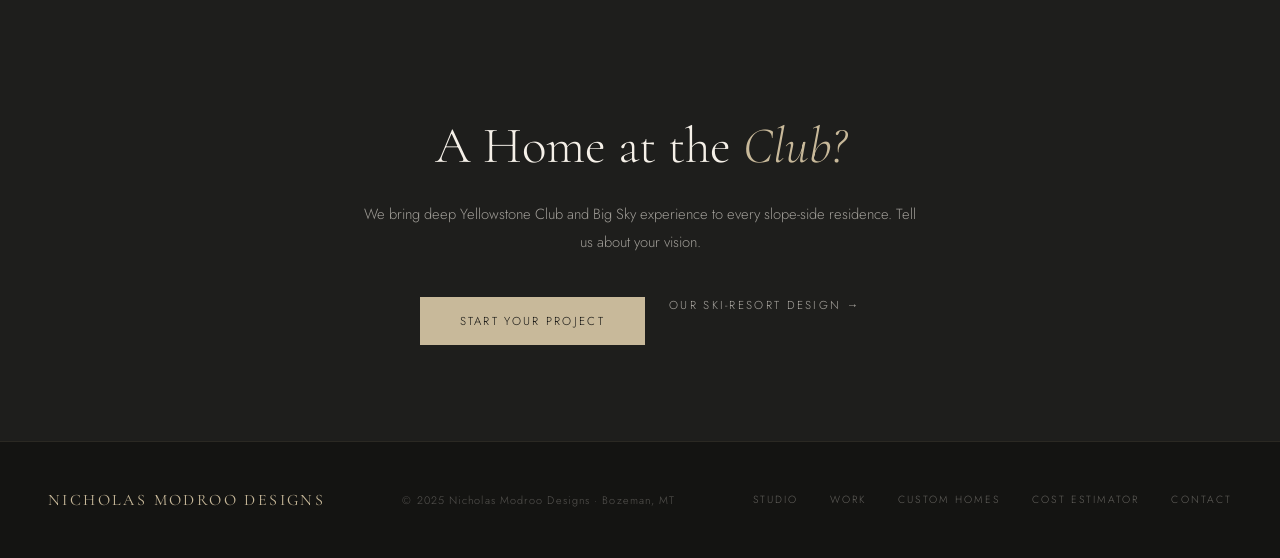
<file: roaming-bear.html>
<!DOCTYPE html>
<html lang="en">
<head>
<meta charset="UTF-8">
<meta name="viewport" content="width=device-width, initial-scale=1.0">
<title>YC Roaming Bear — Yellowstone Club Custom Home, Big Sky MT | Nicholas Modroo Designs</title>
<meta name="description" content="YC Roaming Bear — a 10,500 sq ft ski-in/ski-out custom residence at the Yellowstone Club, Big Sky MT. Featured in Big Sky Journal.">
<link rel="canonical" href="https://www.nicholasmodroodesigns.com/roaming-bear.html">
<meta name="robots" content="index, follow">
<meta property="og:type" content="article">
<meta property="og:title" content="YC Roaming Bear — Yellowstone Club Custom Home, Big Sky MT | Nicholas Modroo Designs">
<meta property="og:description" content="YC Roaming Bear — a 10,500 sq ft ski-in/ski-out custom residence at the Yellowstone Club, Big Sky MT. Featured in Big Sky Journal.">
<meta property="og:url" content="https://www.nicholasmodroodesigns.com/roaming-bear.html">
<meta property="og:image" content="https://cdn.jsdelivr.net/gh/nmodroo/NicholasModrooDesigns@27f7d2d7c270366502ba069b91a4a2665c9cf643/WKP-Cowles-LR-15.jpg">
<meta name="twitter:card" content="summary_large_image">
<link rel="icon" type="image/png" href="web/favicon-192.png">
<link rel="preload" as="image" href="web/WKP-Cowles-LR-15.webp" fetchpriority="high">
<link rel="preconnect" href="https://fonts.googleapis.com">
<link rel="preconnect" href="https://fonts.gstatic.com" crossorigin>
<link href="https://fonts.googleapis.com/css2?family=Cormorant+Garamond:ital,wght@0,300;0,400;0,500;1,300;1,400&family=Jost:wght@200;300;400;500&display=swap" rel="stylesheet">
<link rel="stylesheet" href="styles.css">
<script type="application/ld+json">
{
  "@context": "https://schema.org",
  "@type": "CreativeWork",
  "name": "YC Roaming Bear",
  "headline": "YC Roaming Bear — Yellowstone Club Custom Home, Big Sky MT",
  "about": "A 10,500 square foot ski-in/ski-out custom residence at the Yellowstone Club, Big Sky, Montana.",
  "creator": { "@type": "GeneralContractor", "name": "Nicholas Modroo Designs", "telephone": "+1-406-602-3907", "url": "https://www.nicholasmodroodesigns.com/" },
  "locationCreated": { "@type": "Place", "name": "Yellowstone Club, Big Sky, MT" },
  "dateCreated": "2023",
  "url": "https://www.nicholasmodroodesigns.com/roaming-bear.html",
  "image": [
    "web/WKP-Cowles-LR-15.webp",
    "web/WKP-Cowles-LR-16.webp",
    "web/WKP-Cowles-LR-17.webp"
  ]
}
</script>
<script type="application/ld+json">
{
  "@context": "https://schema.org",
  "@type": "BreadcrumbList",
  "itemListElement": [
    { "@type": "ListItem", "position": 1, "name": "Home", "item": "https://www.nicholasmodroodesigns.com/" },
    { "@type": "ListItem", "position": 2, "name": "Work", "item": "https://www.nicholasmodroodesigns.com/#portfolio" },
    { "@type": "ListItem", "position": 3, "name": "YC Roaming Bear", "item": "https://www.nicholasmodroodesigns.com/roaming-bear.html" }
  ]
}
</script>
<!-- Google Analytics 4 -->
<script async src="https://www.googletagmanager.com/gtag/js?id=G-BS2J5CHZ89"></script>
<script>
  window.dataLayer = window.dataLayer || [];
  function gtag(){dataLayer.push(arguments);}
  gtag('js', new Date());
  gtag('config', 'G-BS2J5CHZ89');
</script>
</head>
<body>

<nav>
  <a href="index.html" class="nav-logo">Nicholas <span>Modroo</span> Designs</a>
  <ul class="nav-links">
    <li><a href="index.html#about">Studio</a></li>
    <li><a href="custom-homes.html">Custom Homes</a></li>
    <li><a href="remodels.html">Remodels</a></li>
    <li><a href="ski-resort-homes.html">Ski Resort</a></li>
    <li><a href="cost-estimator.html">Cost Estimator</a></li>
  </ul>
  <a href="tel:+14066023907" class="nav-phone">406-602-3907</a>
  <a href="index.html#contact" class="nav-cta">Begin a Project</a>
</nav>

<header class="subhero">
  <div class="subhero-bg" style="background-image:url('web/WKP-Cowles-LR-15.webp')"></div>
  <div class="subhero-overlay"></div>
  <div class="subhero-content">
    <div class="subhero-eyebrow">Big Sky, MT — Yellowstone Club · Ski-In / Ski-Out</div>
    <h1 class="subhero-title">YC Roaming <em>Bear</em></h1>
    <p class="subhero-sub">A 10,500-square-foot ski-in/ski-out residence at the Yellowstone Club — where, as Big Sky Journal put it, structural meets sublime.</p>
  </div>
</header>

<nav class="crumb"><a href="index.html#portfolio">Work</a> &nbsp;/&nbsp; YC Roaming Bear</nav>

<section style="padding-bottom:3rem">
  <div class="facts">
    <div><div class="fact-label">Location</div><div class="fact-val">Yellowstone Club<br>Big Sky, MT</div></div>
    <div><div class="fact-label">Type</div><div class="fact-val">10,500 sq ft<br>Ski-In / Ski-Out</div></div>
    <div><div class="fact-label">Role</div><div class="fact-val">Designer &amp;<br>Project Manager</div></div>
    <div><div class="fact-label">Status</div><div class="fact-val">Built</div></div>
  </div>
</section>

<section style="padding-top:1rem">
  <div class="prose">
    <div class="section-label">The Project</div>
    <h2 class="section-title">Where Structural Meets <em>Sublime</em></h2>
    <div class="divider"></div>
    <p>Roaming Bear is a 10,500-square-foot ski-in/ski-out residence at the Yellowstone Club — a home that wears its engineering as design. Heavy timber and exposed steel do real structural work while shaping the spaces, and the result is a home that feels both grounded and soaring.</p>
    <p>Nicholas Modroo led the project as designer and project manager from initial concept through construction administration, coordinating a deep bench of consultants and one of the region's finest builders to keep a complex, slope-side build on vision.</p>
    <p>Featured in Big Sky Journal, the home is a study in how structure, when handled with care, becomes the most expressive part of the design.</p>
  </div>
</section>

<section style="background:var(--charcoal)">
  <div style="max-width:1200px;margin:0 auto">
    <div class="section-label">The Home</div>
    <h2 class="section-title">In <em>Photographs</em></h2>
  </div>
  <div class="gallery">
    <figure class="wide"><img srcset="web/WKP-Cowles-LR-15-1200.webp 1200w, web/WKP-Cowles-LR-15.webp 1400w" sizes="(max-width: 768px) 100vw, 800px" decoding="async" src="web/WKP-Cowles-LR-15.webp" alt="Ski-in ski-out custom residence, YC Roaming Bear, Yellowstone Club Big Sky MT" loading="lazy"></figure>
    <figure><img srcset="web/WKP-Cowles-LR-16-1200.webp 1200w, web/WKP-Cowles-LR-16.webp 1400w" sizes="(max-width: 768px) 100vw, 800px" decoding="async" src="web/WKP-Cowles-LR-16.webp" alt="Great room with heavy timber and steel, YC Roaming Bear Yellowstone Club" loading="lazy"></figure>
    <figure><img srcset="web/WKP-Cowles-LR-17-1200.webp 1200w, web/WKP-Cowles-LR-17.webp 1400w" sizes="(max-width: 768px) 100vw, 800px" decoding="async" src="web/WKP-Cowles-LR-17.webp" alt="Living space framing the mountains, YC Roaming Bear Big Sky MT" loading="lazy"></figure>
    <figure><img srcset="web/WKP-Cowles-HR-3-Large-1200.webp 1200w, web/WKP-Cowles-HR-3-Large.webp 1603w" sizes="(max-width: 768px) 100vw, 800px" decoding="async" src="web/WKP-Cowles-HR-3-Large.webp" alt="Exposed structure as design, YC Roaming Bear Yellowstone Club" loading="lazy"></figure>
    <figure><img srcset="web/WKP-Cowles-HR-14-Large-1200.webp 1200w, web/WKP-Cowles-HR-14-Large.webp 1594w" sizes="(max-width: 768px) 100vw, 800px" decoding="async" src="web/WKP-Cowles-HR-14-Large.webp" alt="Kitchen and dining, YC Roaming Bear custom home Big Sky MT" loading="lazy"></figure>
    <figure><img srcset="web/WKP-Cowles-LR-1-1200.webp 1200w, web/WKP-Cowles-LR-1.webp 1400w" sizes="(max-width: 768px) 100vw, 800px" decoding="async" src="web/WKP-Cowles-LR-1.webp" alt="Entry and stair, YC Roaming Bear Yellowstone Club" loading="lazy"></figure>
    <figure><img srcset="web/WKP-Cowles-LR-11-1200.webp 1200w, web/WKP-Cowles-LR-11.webp 1400w" sizes="(max-width: 768px) 100vw, 800px" decoding="async" src="web/WKP-Cowles-LR-11.webp" alt="Stone and steel fireplace detail, YC Roaming Bear Big Sky MT" loading="lazy"></figure>
    <figure class="wide"><img srcset="web/WKP-Cowles-HR-13-Large-1200.webp 1200w, web/WKP-Cowles-HR-13-Large.webp 1620w" sizes="(max-width: 768px) 100vw, 800px" decoding="async" src="web/WKP-Cowles-HR-13-Large.webp" alt="Exterior at dusk, YC Roaming Bear Yellowstone Club Big Sky MT" loading="lazy"></figure>
  </div>
</section>

<section>
  <div class="prose">
    <div class="section-label">The Team</div>
    <h2 class="section-title">Built in <em>Collaboration</em></h2>
    <div class="divider"></div>
    <p><strong>Architect:</strong> Reid Smith Architects &nbsp;·&nbsp; <strong>Structural:</strong> Axiom Engineering &nbsp;·&nbsp; <strong>Builder:</strong> Teton Heritage Builders</p>
    <p><strong>Designer &amp; Project Manager:</strong> Nicholas Modroo — from initial design concept through construction administration and punch-list close-out.</p>
  </div>
</section>

<section style="background:var(--charcoal);padding-top:4rem;padding-bottom:4rem">
  <div style="max-width:1200px;margin:0 auto">
    <div class="section-label">In the Press</div>
    <h2 class="section-title" style="margin-bottom:2rem">Featured <em>Coverage</em></h2>
    <div class="press-list">
      <a href="https://bigskyjournal.com/where-structural-meets-sublime/" target="_blank" rel="noopener">Where Structural Meets Sublime — Big Sky Journal →</a>
      <a href="https://www.tetonheritagebuilders.com/projects/roaming-bear" target="_blank" rel="noopener">Roaming Bear — Teton Heritage Builders →</a>
    </div>
  </div>
</section>
<div class="cta-band">
  <h2>A Home at the <em>Club?</em></h2>
  <p>We bring deep Yellowstone Club and Big Sky experience to every slope-side residence. Tell us about your vision.</p>
  <div style="display:flex;gap:1.5rem;justify-content:center;flex-wrap:wrap">
    <a href="index.html#contact" class="btn-primary">Start Your Project</a>
    <a href="ski-resort-homes.html" class="btn-ghost">Our Ski-Resort Design →</a>
  </div>
</div>

<footer>
  <a href="index.html" class="footer-logo" style="text-decoration:none">Nicholas Modroo Designs</a>
  <div class="footer-copy">© 2025 Nicholas Modroo Designs · Bozeman, MT</div>
  <div class="footer-links">
    <a href="index.html#about">Studio</a>
    <a href="index.html#portfolio">Work</a>
    <a href="custom-homes.html">Custom Homes</a>
    <a href="cost-estimator.html">Cost Estimator</a>
    <a href="index.html#contact">Contact</a>
  </div>
</footer>

<script src="site.js" defer></script>
</body>
</html>
</file>
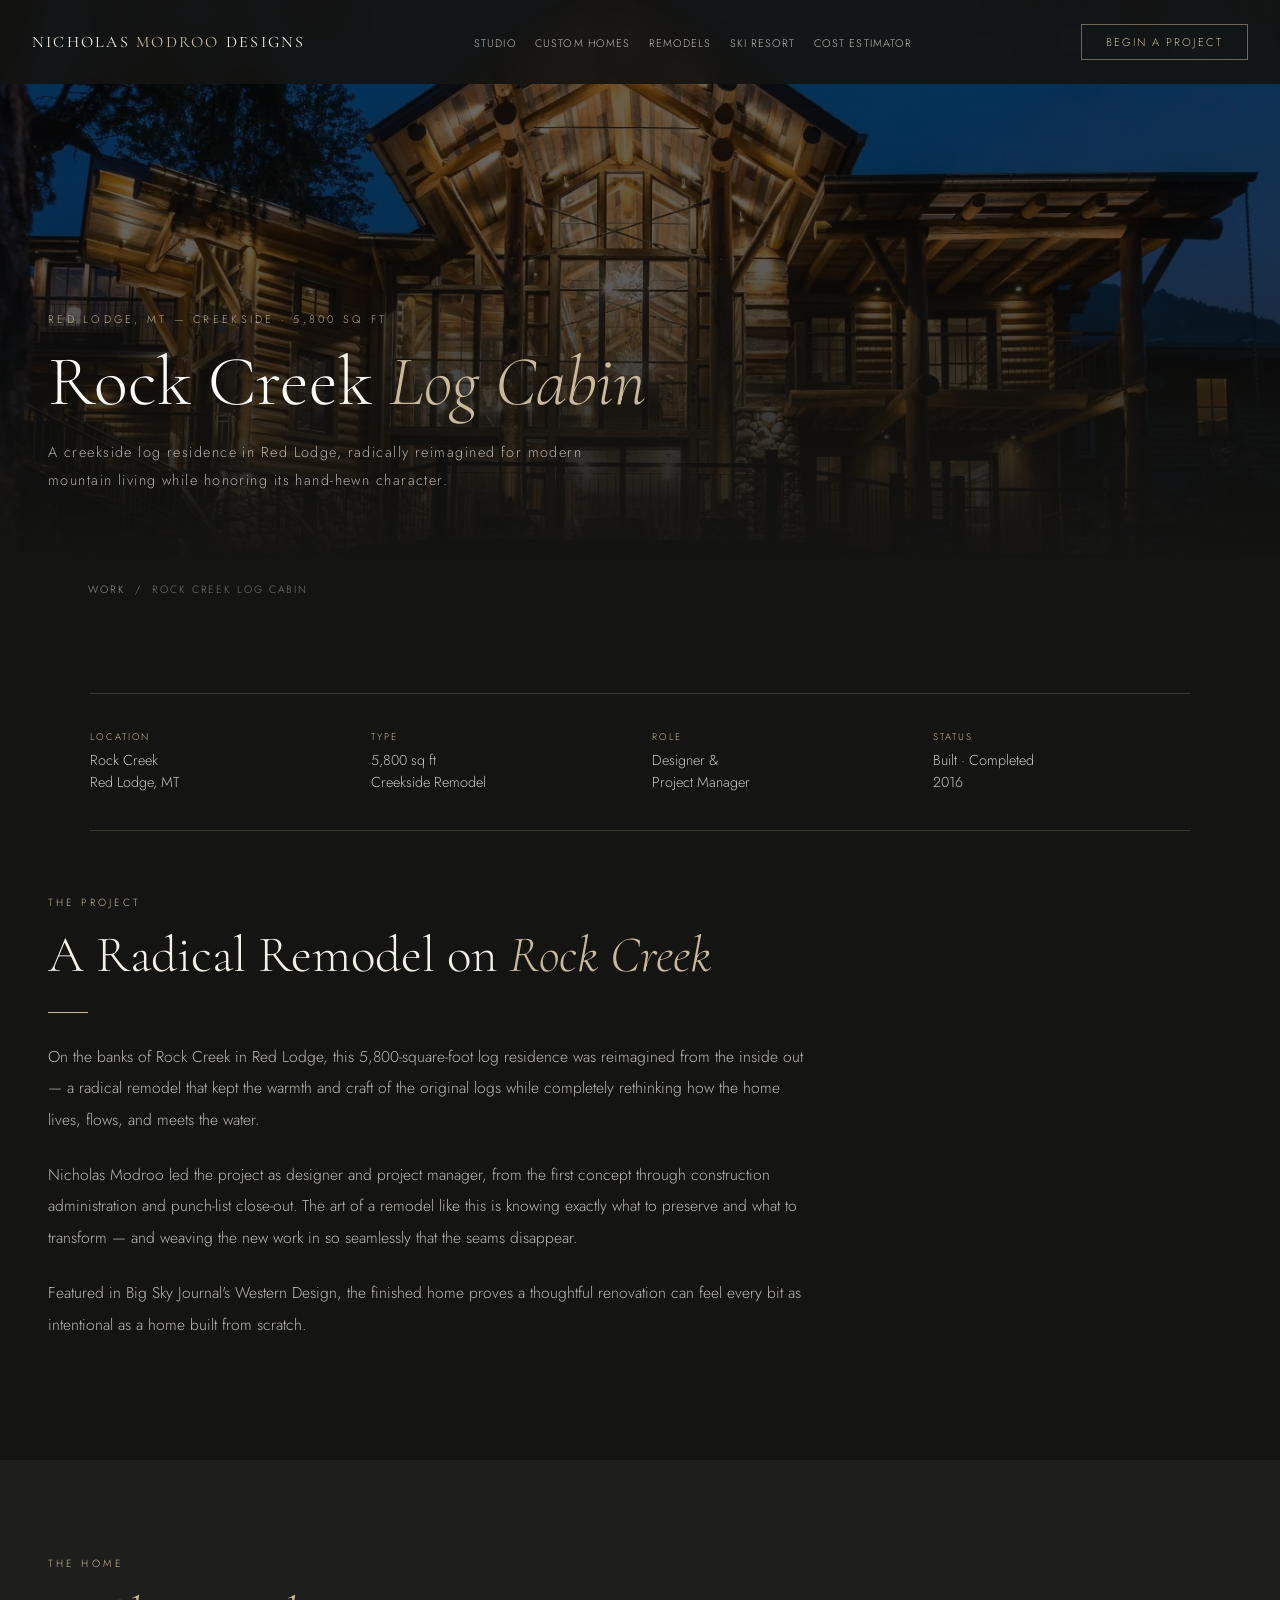
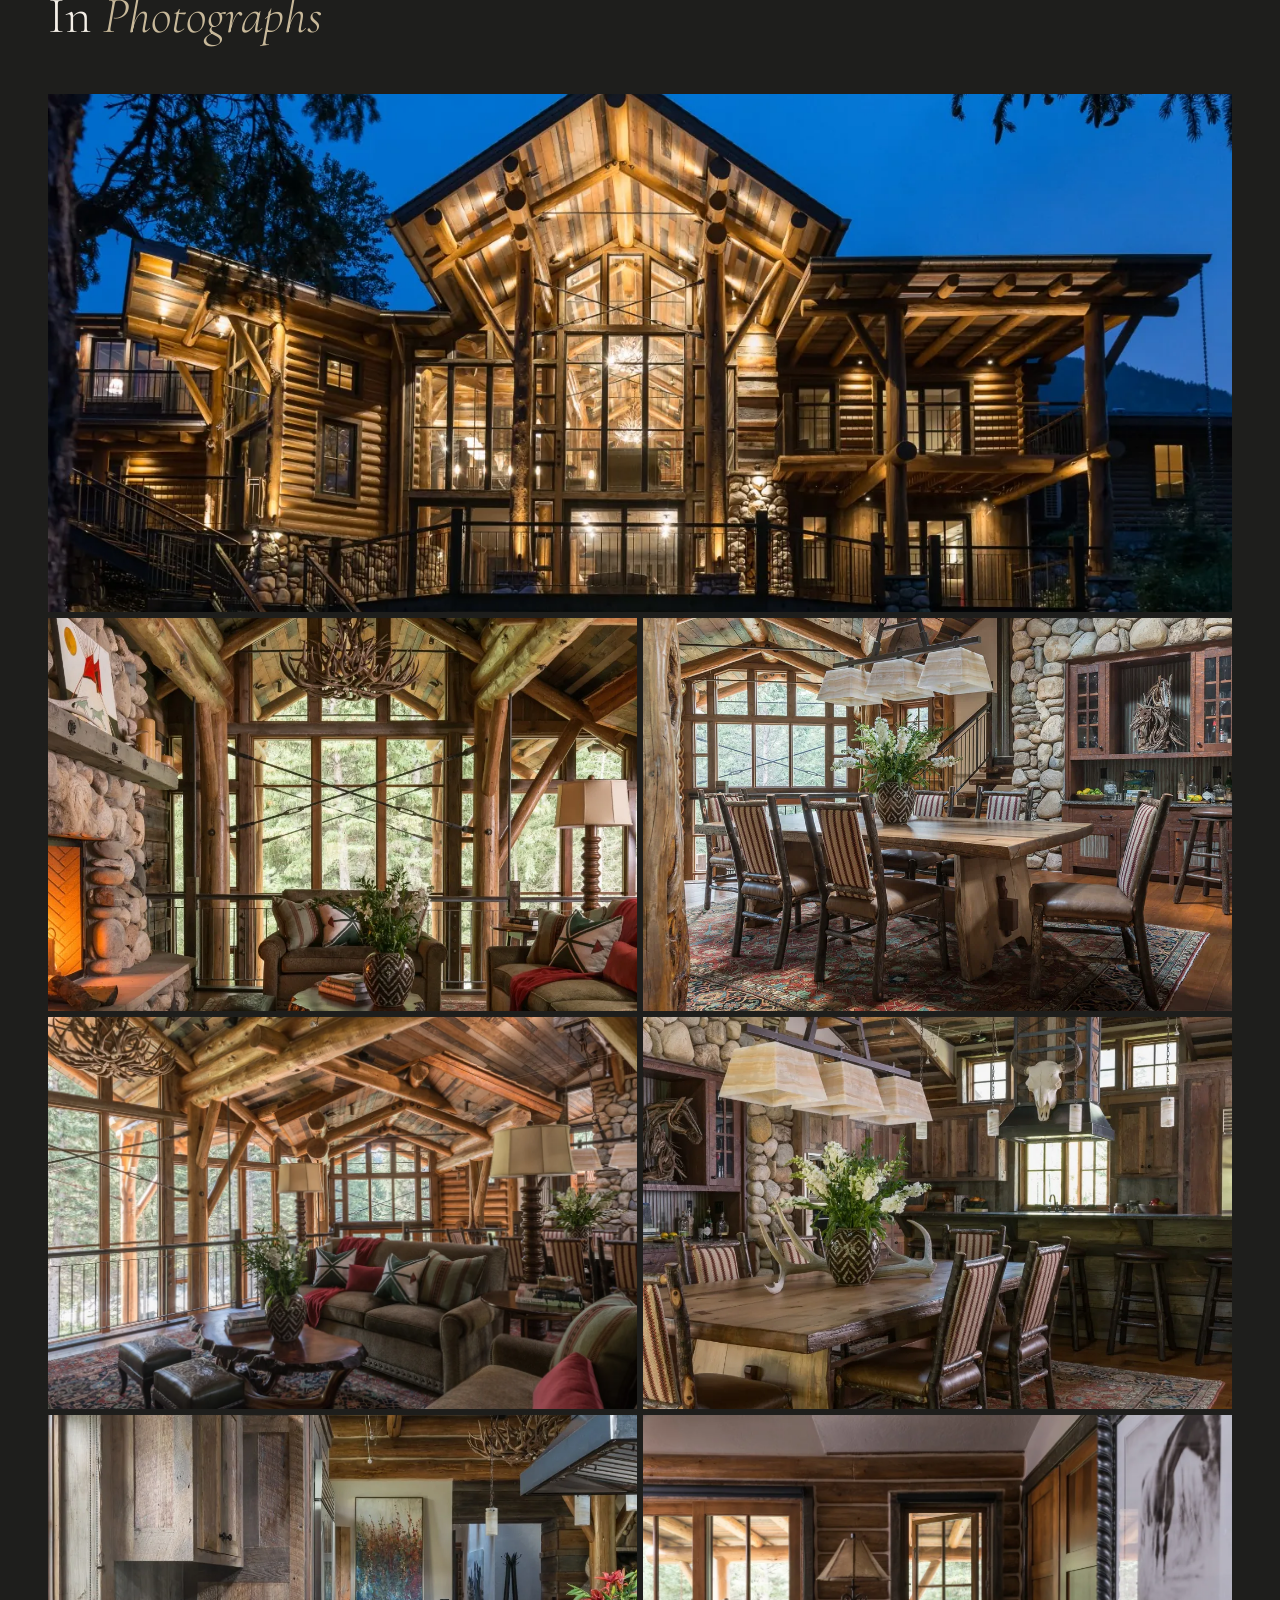
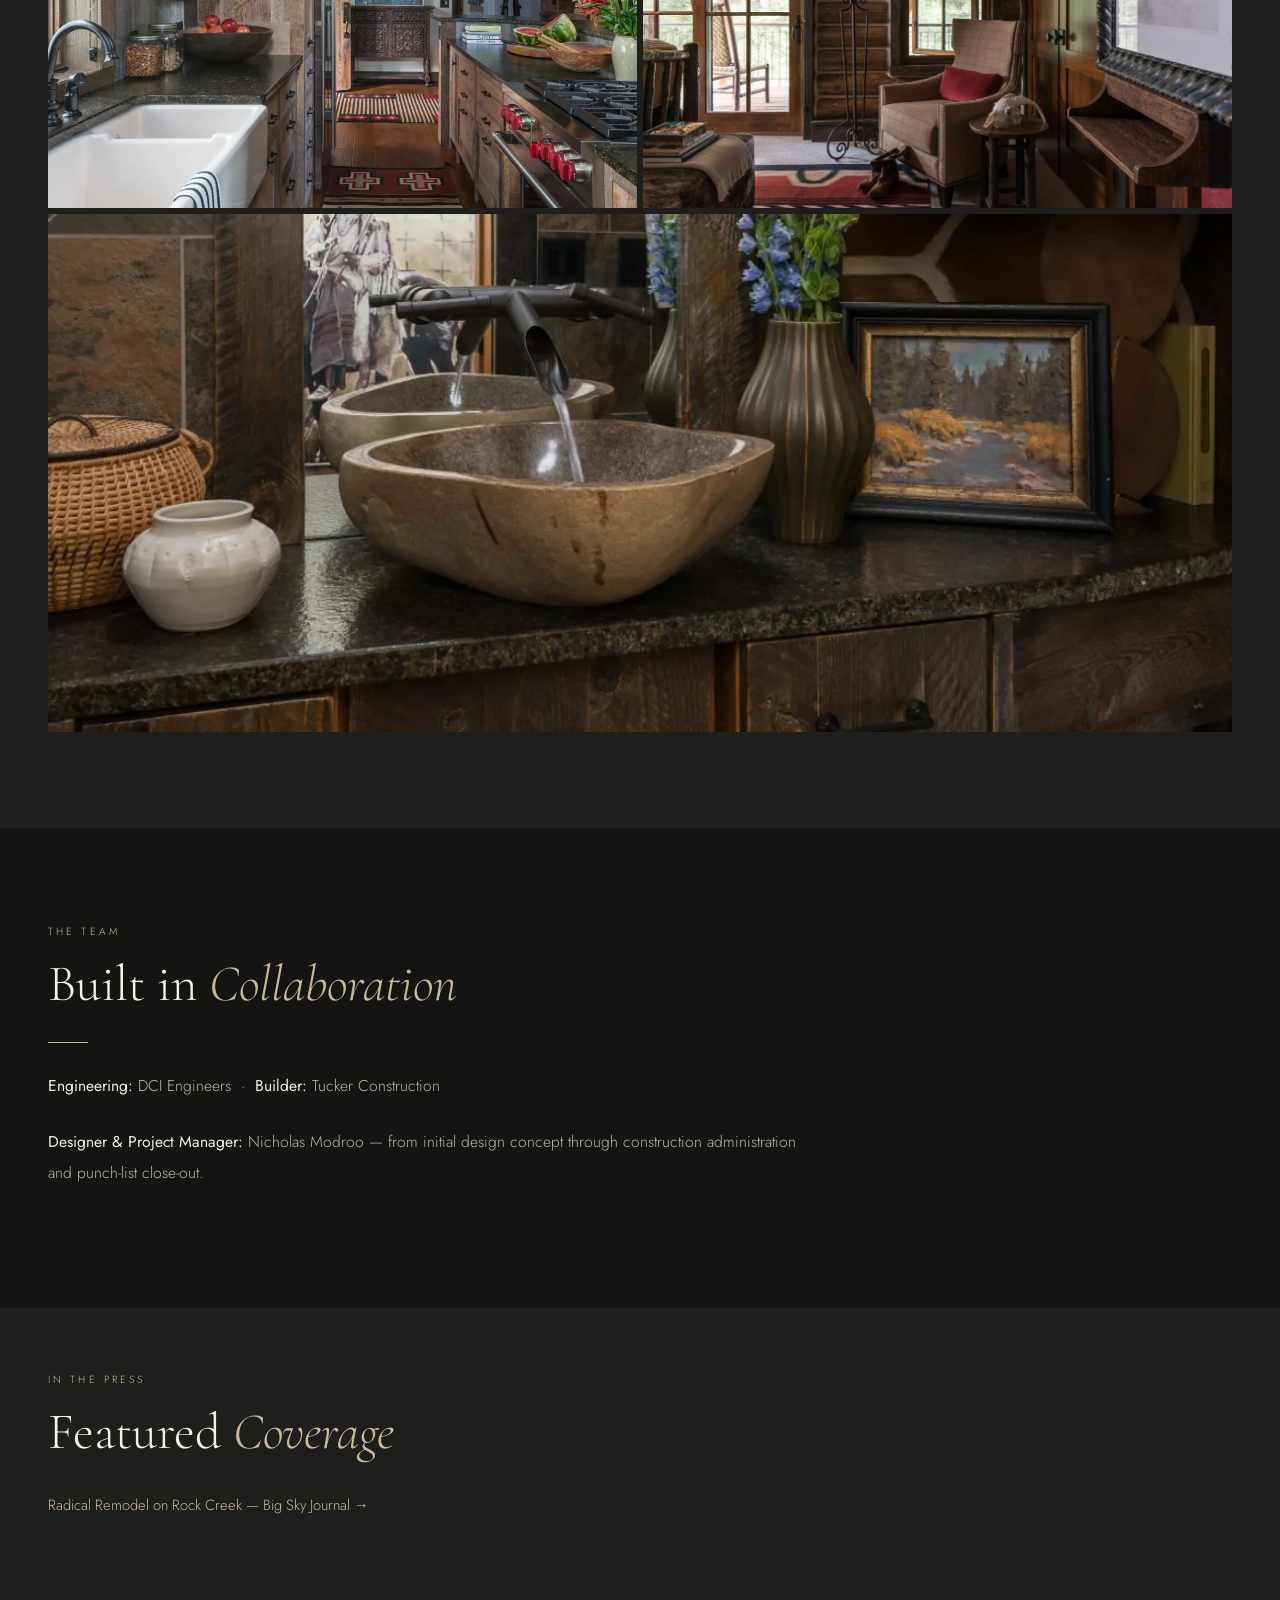
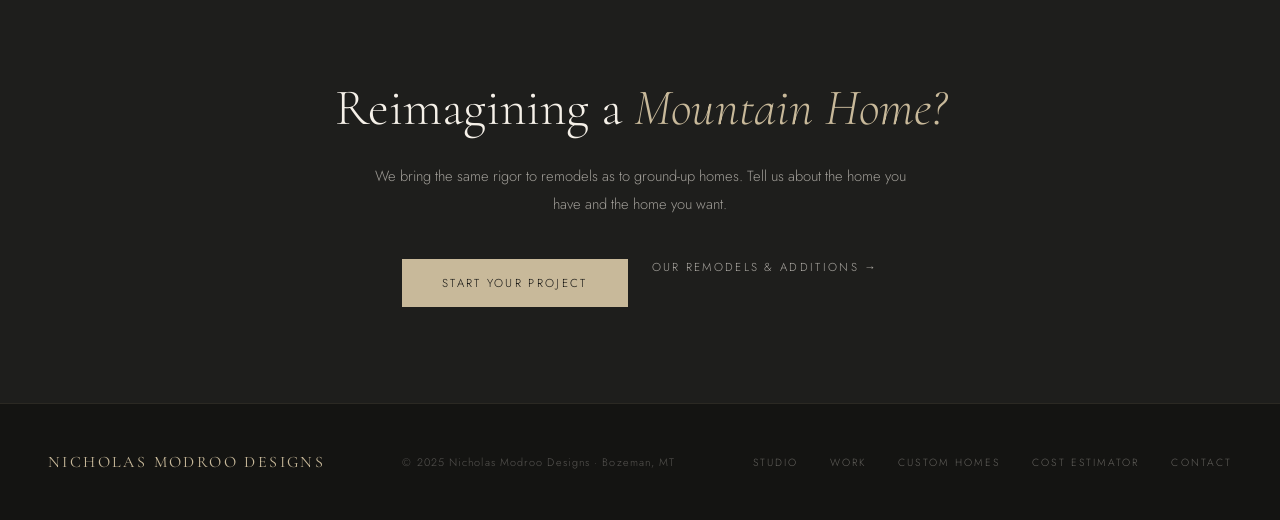
<file: rock-creek.html>
<!DOCTYPE html>
<html lang="en">
<head>
<meta charset="UTF-8">
<meta name="viewport" content="width=device-width, initial-scale=1.0">
<title>Rock Creek Log Cabin — Creekside Remodel, Red Lodge MT | Nicholas Modroo Designs</title>
<meta name="description" content="Rock Creek Log Cabin — a 5,800 sq ft creekside residence in Red Lodge, MT, reimagined for modern mountain living. Featured in Big Sky Journal.">
<link rel="canonical" href="https://www.nicholasmodroodesigns.com/rock-creek.html">
<meta name="robots" content="index, follow">
<meta property="og:type" content="article">
<meta property="og:title" content="Rock Creek Log Cabin — Creekside Remodel, Red Lodge MT | Nicholas Modroo Designs">
<meta property="og:description" content="Rock Creek Log Cabin — a 5,800 sq ft creekside residence in Red Lodge, MT, reimagined for modern mountain living. Featured in Big Sky Journal.">
<meta property="og:url" content="https://www.nicholasmodroodesigns.com/rock-creek.html">
<meta property="og:image" content="https://cdn.jsdelivr.net/gh/nmodroo/NicholasModrooDesigns@main/Kibler-and-Kirch_Red-Lodge-8143_300DPI%20(Large).jpg">
<meta name="twitter:card" content="summary_large_image">
<link rel="icon" type="image/png" href="web/favicon-192.png">
<link rel="preload" as="image" href="web/Kibler-and-Kirch_Red-Lodge-8143_300DPI-Large.webp" fetchpriority="high">
<link rel="preconnect" href="https://fonts.googleapis.com">
<link rel="preconnect" href="https://fonts.gstatic.com" crossorigin>
<link href="https://fonts.googleapis.com/css2?family=Cormorant+Garamond:ital,wght@0,300;0,400;0,500;1,300;1,400&family=Jost:wght@200;300;400;500&display=swap" rel="stylesheet">
<link rel="stylesheet" href="styles.css">
<script type="application/ld+json">
{
  "@context": "https://schema.org",
  "@type": "CreativeWork",
  "name": "Rock Creek Log Cabin",
  "headline": "Rock Creek Log Cabin — Creekside Remodel, Red Lodge MT",
  "about": "A 5,800 square foot creekside log residence in Red Lodge, Montana, reimagined for modern mountain living.",
  "creator": { "@type": "GeneralContractor", "name": "Nicholas Modroo Designs", "telephone": "+1-406-602-3907", "url": "https://www.nicholasmodroodesigns.com/" },
  "locationCreated": { "@type": "Place", "name": "Red Lodge, MT" },
  "dateCreated": "2016",
  "url": "https://www.nicholasmodroodesigns.com/rock-creek.html",
  "image": [
    "web/Kibler-and-Kirch_Red-Lodge-8143_300DPI-Large.webp",
    "web/KIBLER-AND-KIRCH_RED-LODGE-303_300DPI-Large.webp",
    "web/RockCreek2.webp"
  ]
}
</script>
<script type="application/ld+json">
{
  "@context": "https://schema.org",
  "@type": "BreadcrumbList",
  "itemListElement": [
    { "@type": "ListItem", "position": 1, "name": "Home", "item": "https://www.nicholasmodroodesigns.com/" },
    { "@type": "ListItem", "position": 2, "name": "Work", "item": "https://www.nicholasmodroodesigns.com/#portfolio" },
    { "@type": "ListItem", "position": 3, "name": "Rock Creek Log Cabin", "item": "https://www.nicholasmodroodesigns.com/rock-creek.html" }
  ]
}
</script>
<!-- Google Analytics 4 -->
<script async src="https://www.googletagmanager.com/gtag/js?id=G-BS2J5CHZ89"></script>
<script>
  window.dataLayer = window.dataLayer || [];
  function gtag(){dataLayer.push(arguments);}
  gtag('js', new Date());
  gtag('config', 'G-BS2J5CHZ89');
</script>
</head>
<body>

<nav>
  <a href="index.html" class="nav-logo">Nicholas <span>Modroo</span> Designs</a>
  <ul class="nav-links">
    <li><a href="index.html#about">Studio</a></li>
    <li><a href="custom-homes.html">Custom Homes</a></li>
    <li><a href="remodels.html">Remodels</a></li>
    <li><a href="ski-resort-homes.html">Ski Resort</a></li>
    <li><a href="cost-estimator.html">Cost Estimator</a></li>
  </ul>
  <a href="tel:+14066023907" class="nav-phone">406-602-3907</a>
  <a href="index.html#contact" class="nav-cta">Begin a Project</a>
</nav>

<header class="subhero">
  <div class="subhero-bg" style="background-image:url('web/Kibler-and-Kirch_Red-Lodge-8143_300DPI-Large.webp')"></div>
  <div class="subhero-overlay"></div>
  <div class="subhero-content">
    <div class="subhero-eyebrow">Red Lodge, MT — Creekside · 5,800 sq ft</div>
    <h1 class="subhero-title">Rock Creek <em>Log Cabin</em></h1>
    <p class="subhero-sub">A creekside log residence in Red Lodge, radically reimagined for modern mountain living while honoring its hand-hewn character.</p>
  </div>
</header>

<nav class="crumb"><a href="index.html#portfolio">Work</a> &nbsp;/&nbsp; Rock Creek Log Cabin</nav>

<section style="padding-bottom:3rem">
  <div class="facts">
    <div><div class="fact-label">Location</div><div class="fact-val">Rock Creek<br>Red Lodge, MT</div></div>
    <div><div class="fact-label">Type</div><div class="fact-val">5,800 sq ft<br>Creekside Remodel</div></div>
    <div><div class="fact-label">Role</div><div class="fact-val">Designer &amp;<br>Project Manager</div></div>
    <div><div class="fact-label">Status</div><div class="fact-val">Built · Completed<br>2016</div></div>
  </div>
</section>

<section style="padding-top:1rem">
  <div class="prose">
    <div class="section-label">The Project</div>
    <h2 class="section-title">A Radical Remodel on <em>Rock Creek</em></h2>
    <div class="divider"></div>
    <p>On the banks of Rock Creek in Red Lodge, this 5,800-square-foot log residence was reimagined from the inside out — a radical remodel that kept the warmth and craft of the original logs while completely rethinking how the home lives, flows, and meets the water.</p>
    <p>Nicholas Modroo led the project as designer and project manager, from the first concept through construction administration and punch-list close-out. The art of a remodel like this is knowing exactly what to preserve and what to transform — and weaving the new work in so seamlessly that the seams disappear.</p>
    <p>Featured in Big Sky Journal's Western Design, the finished home proves a thoughtful renovation can feel every bit as intentional as a home built from scratch.</p>
  </div>
</section>

<section style="background:var(--charcoal)">
  <div style="max-width:1200px;margin:0 auto">
    <div class="section-label">The Home</div>
    <h2 class="section-title">In <em>Photographs</em></h2>
  </div>
  <div class="gallery">
    <figure class="wide"><img srcset="web/Kibler-and-Kirch_Red-Lodge-8143_300DPI-Large-1200.webp 1200w, web/Kibler-and-Kirch_Red-Lodge-8143_300DPI-Large.webp 1398w" sizes="(max-width: 768px) 100vw, 800px" decoding="async" src="web/Kibler-and-Kirch_Red-Lodge-8143_300DPI-Large.webp" alt="Creekside log cabin exterior remodel, Rock Creek, Red Lodge MT" loading="lazy"></figure>
    <figure><img decoding="async" src="web/KIBLER-AND-KIRCH_RED-LODGE-303_300DPI-Large.webp" alt="Great room with hand-hewn logs, Rock Creek Log Cabin Red Lodge MT" loading="lazy"></figure>
    <figure><img srcset="web/RockCreek2-1200.webp 1200w, web/RockCreek2.webp 1920w" sizes="(max-width: 768px) 100vw, 800px" decoding="async" src="web/RockCreek2.webp" alt="Creekside elevation of the Rock Creek Log Cabin, Red Lodge MT" loading="lazy"></figure>
    <figure><img srcset="web/KIBLER-AND-KIRCH_RED-LODGE-024-HDR_300DPI-Large-1200.webp 1200w, web/KIBLER-AND-KIRCH_RED-LODGE-024-HDR_300DPI-Large.webp 1618w" sizes="(max-width: 768px) 100vw, 800px" decoding="async" src="web/KIBLER-AND-KIRCH_RED-LODGE-024-HDR_300DPI-Large.webp" alt="Warm timber-framed living space after remodel, Red Lodge MT" loading="lazy"></figure>
    <figure><img decoding="async" src="web/KIBLER-AND-KIRCH_RED-LODGE-194_300DPI-Large.webp" alt="Kitchen of the Rock Creek Log Cabin, Red Lodge MT" loading="lazy"></figure>
    <figure><img decoding="async" src="web/KIBLER-AND-KIRCH_RED-LODGE-104_300DPI-Large.webp" alt="Dining area overlooking the creek, Rock Creek Red Lodge MT" loading="lazy"></figure>
    <figure><img srcset="web/KIBLER-AND-KIRCH_RED-LODGE-165_300DPI-Large-1200.webp 1200w, web/KIBLER-AND-KIRCH_RED-LODGE-165_300DPI-Large.webp 1618w" sizes="(max-width: 768px) 100vw, 800px" decoding="async" src="web/KIBLER-AND-KIRCH_RED-LODGE-165_300DPI-Large.webp" alt="Primary suite, Rock Creek Log Cabin Red Lodge MT" loading="lazy"></figure>
    <figure class="wide"><img decoding="async" src="web/KIBLER-AND-KIRCH_RED-LODGE-338_300DPI-Large.webp" alt="Exterior detail at dusk, Rock Creek Log Cabin Red Lodge MT" loading="lazy"></figure>
  </div>
</section>

<section>
  <div class="prose">
    <div class="section-label">The Team</div>
    <h2 class="section-title">Built in <em>Collaboration</em></h2>
    <div class="divider"></div>
    <p><strong>Engineering:</strong> DCI Engineers &nbsp;·&nbsp; <strong>Builder:</strong> Tucker Construction</p>
    <p><strong>Designer &amp; Project Manager:</strong> Nicholas Modroo — from initial design concept through construction administration and punch-list close-out.</p>
  </div>
</section>

<section style="background:var(--charcoal);padding-top:4rem;padding-bottom:4rem">
  <div style="max-width:1200px;margin:0 auto">
    <div class="section-label">In the Press</div>
    <h2 class="section-title" style="margin-bottom:2rem">Featured <em>Coverage</em></h2>
    <div class="press-list">
      <a href="https://bigskyjournal.com/western-design-radical-remodel-rock-creek/" target="_blank" rel="noopener">Radical Remodel on Rock Creek — Big Sky Journal →</a>
    </div>
  </div>
</section>
<div class="cta-band">
  <h2>Reimagining a <em>Mountain Home?</em></h2>
  <p>We bring the same rigor to remodels as to ground-up homes. Tell us about the home you have and the home you want.</p>
  <div style="display:flex;gap:1.5rem;justify-content:center;flex-wrap:wrap">
    <a href="index.html#contact" class="btn-primary">Start Your Project</a>
    <a href="remodels.html" class="btn-ghost">Our Remodels & Additions →</a>
  </div>
</div>

<footer>
  <a href="index.html" class="footer-logo" style="text-decoration:none">Nicholas Modroo Designs</a>
  <div class="footer-copy">© 2025 Nicholas Modroo Designs · Bozeman, MT</div>
  <div class="footer-links">
    <a href="index.html#about">Studio</a>
    <a href="index.html#portfolio">Work</a>
    <a href="custom-homes.html">Custom Homes</a>
    <a href="cost-estimator.html">Cost Estimator</a>
    <a href="index.html#contact">Contact</a>
  </div>
</footer>

<script src="site.js" defer></script>
</body>
</html>
</file>
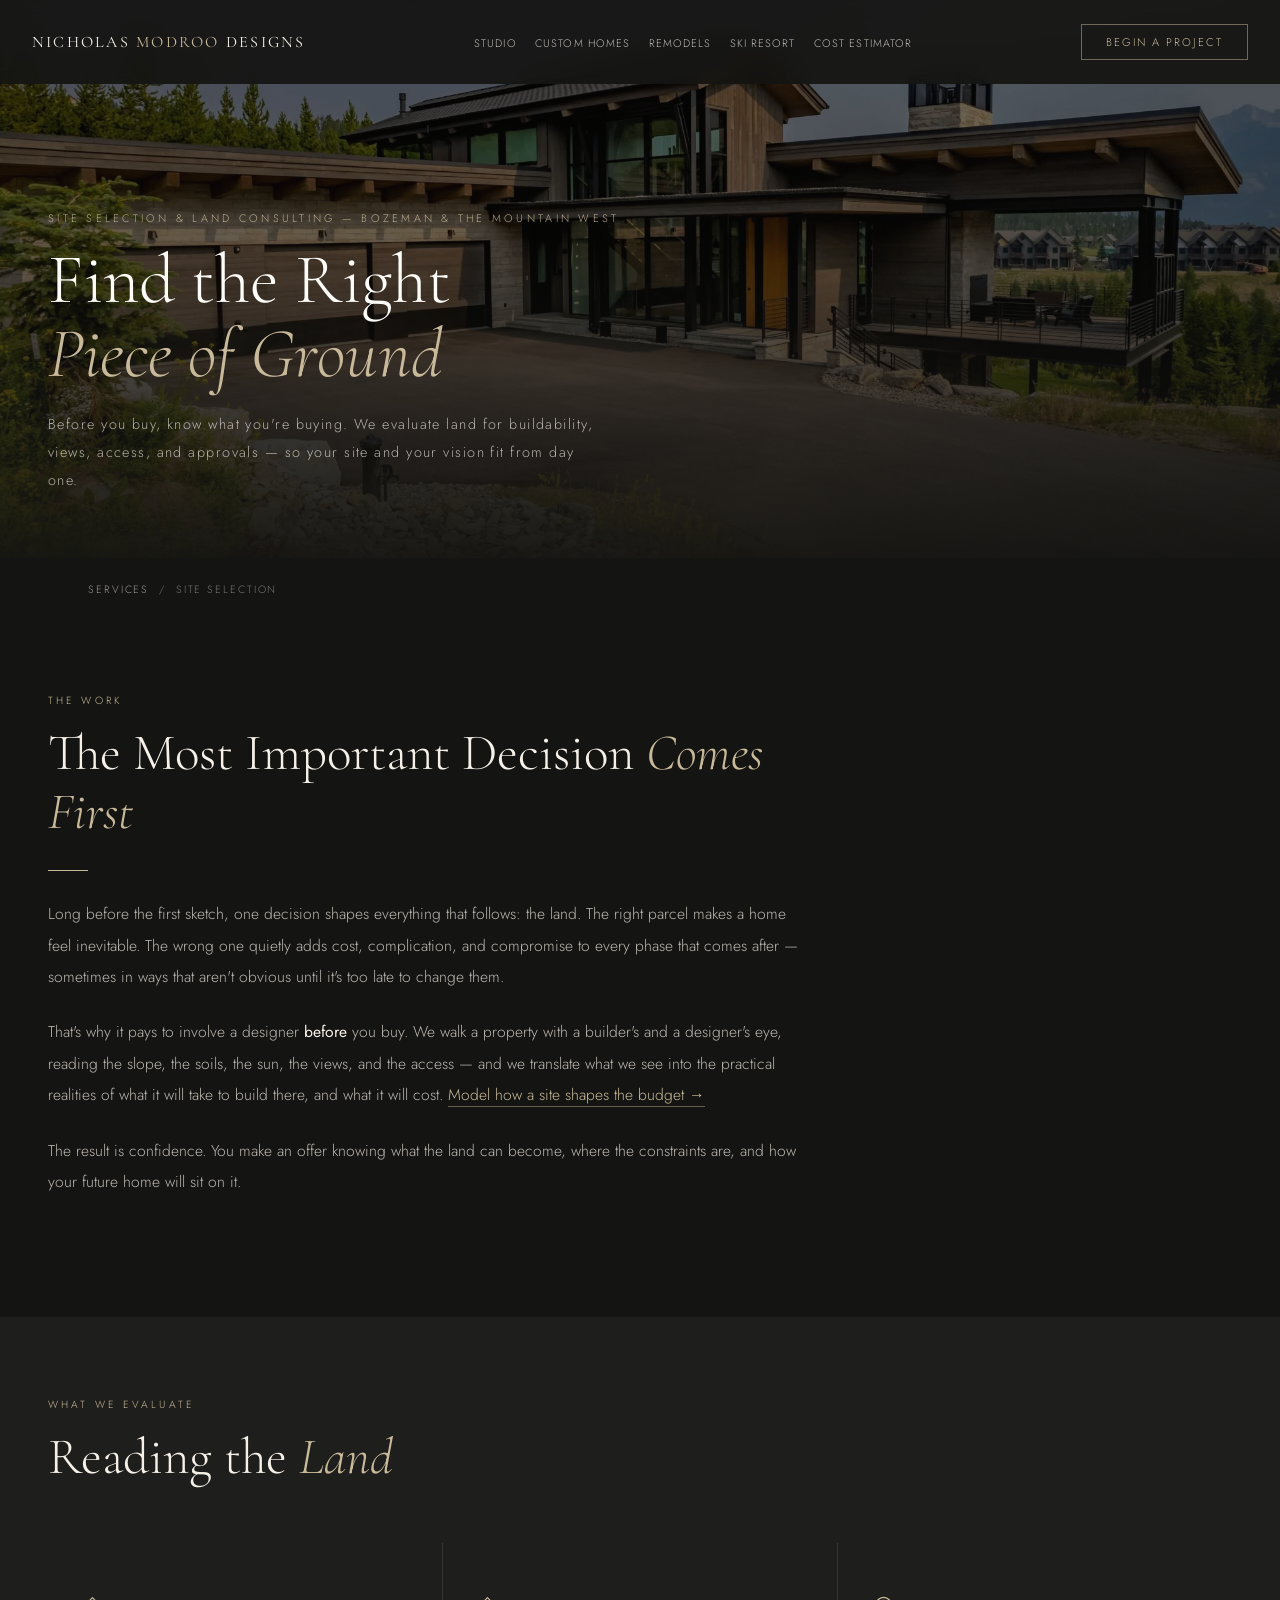
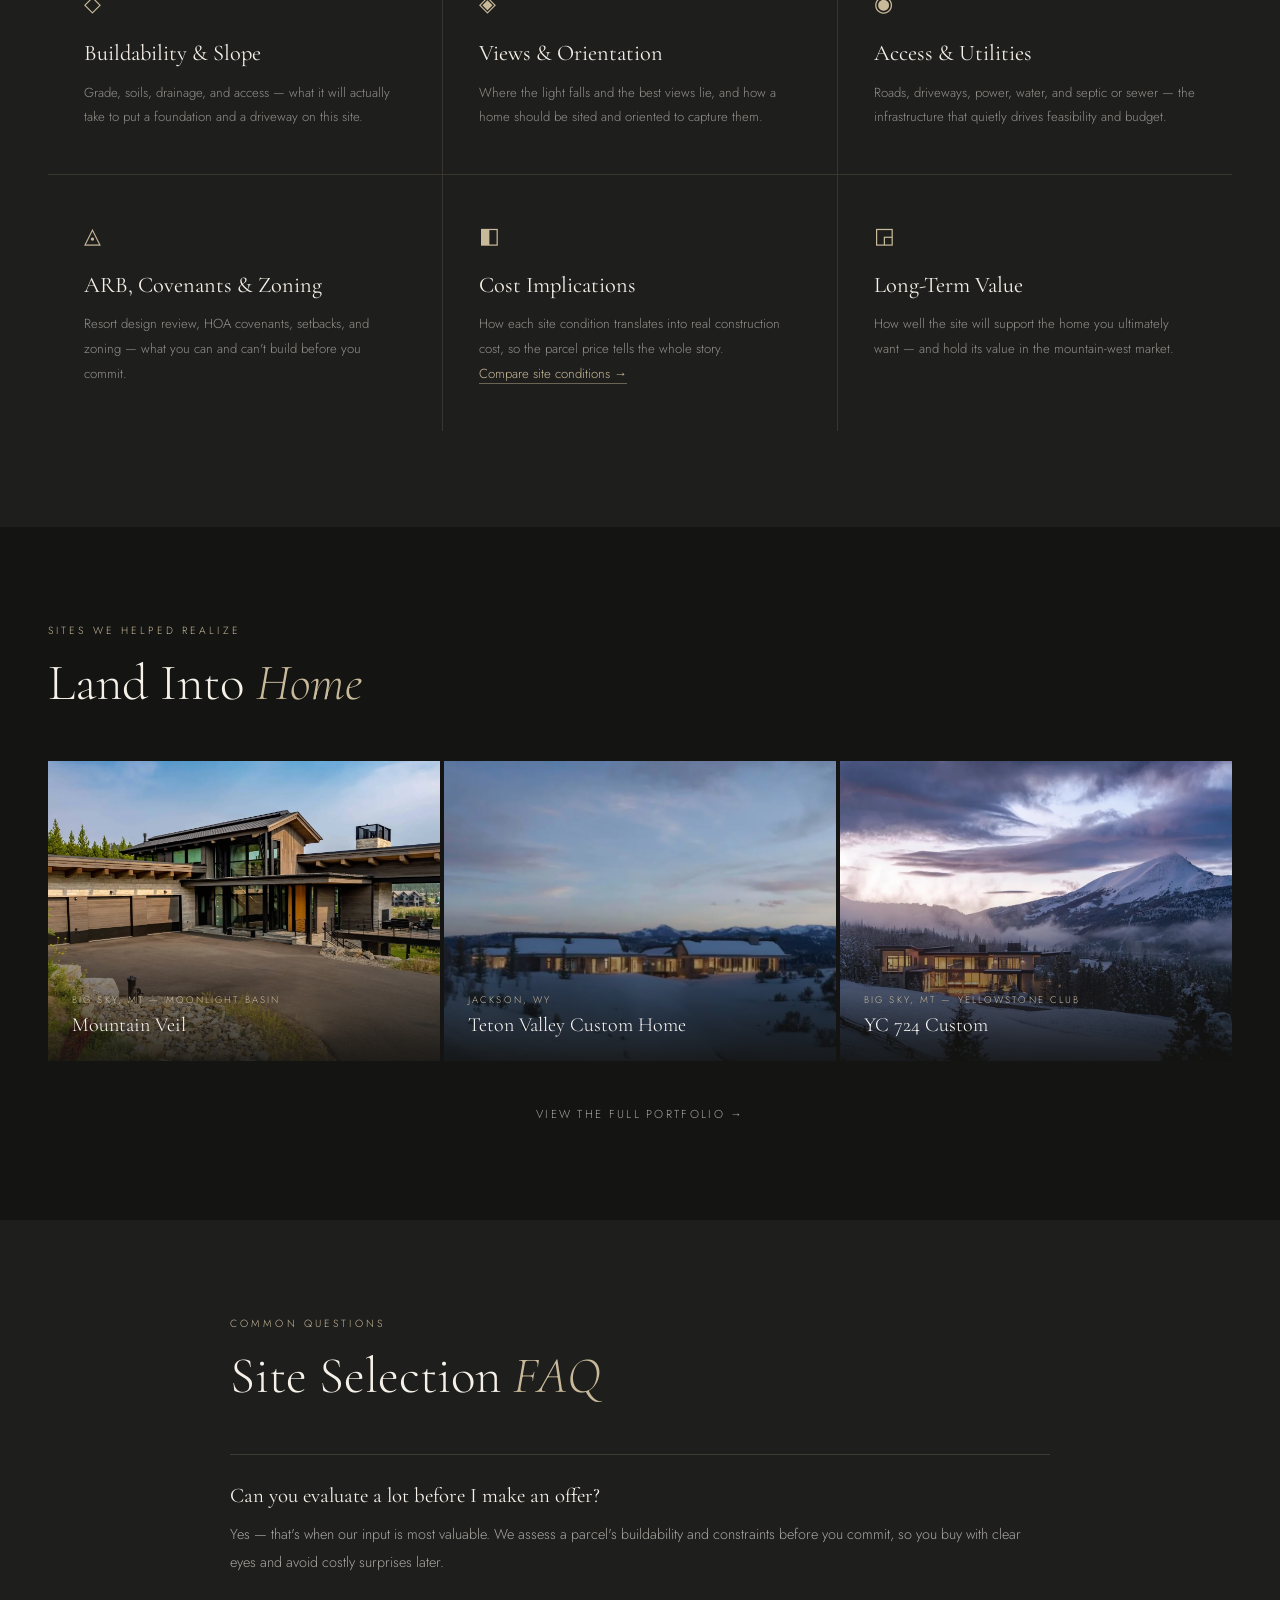
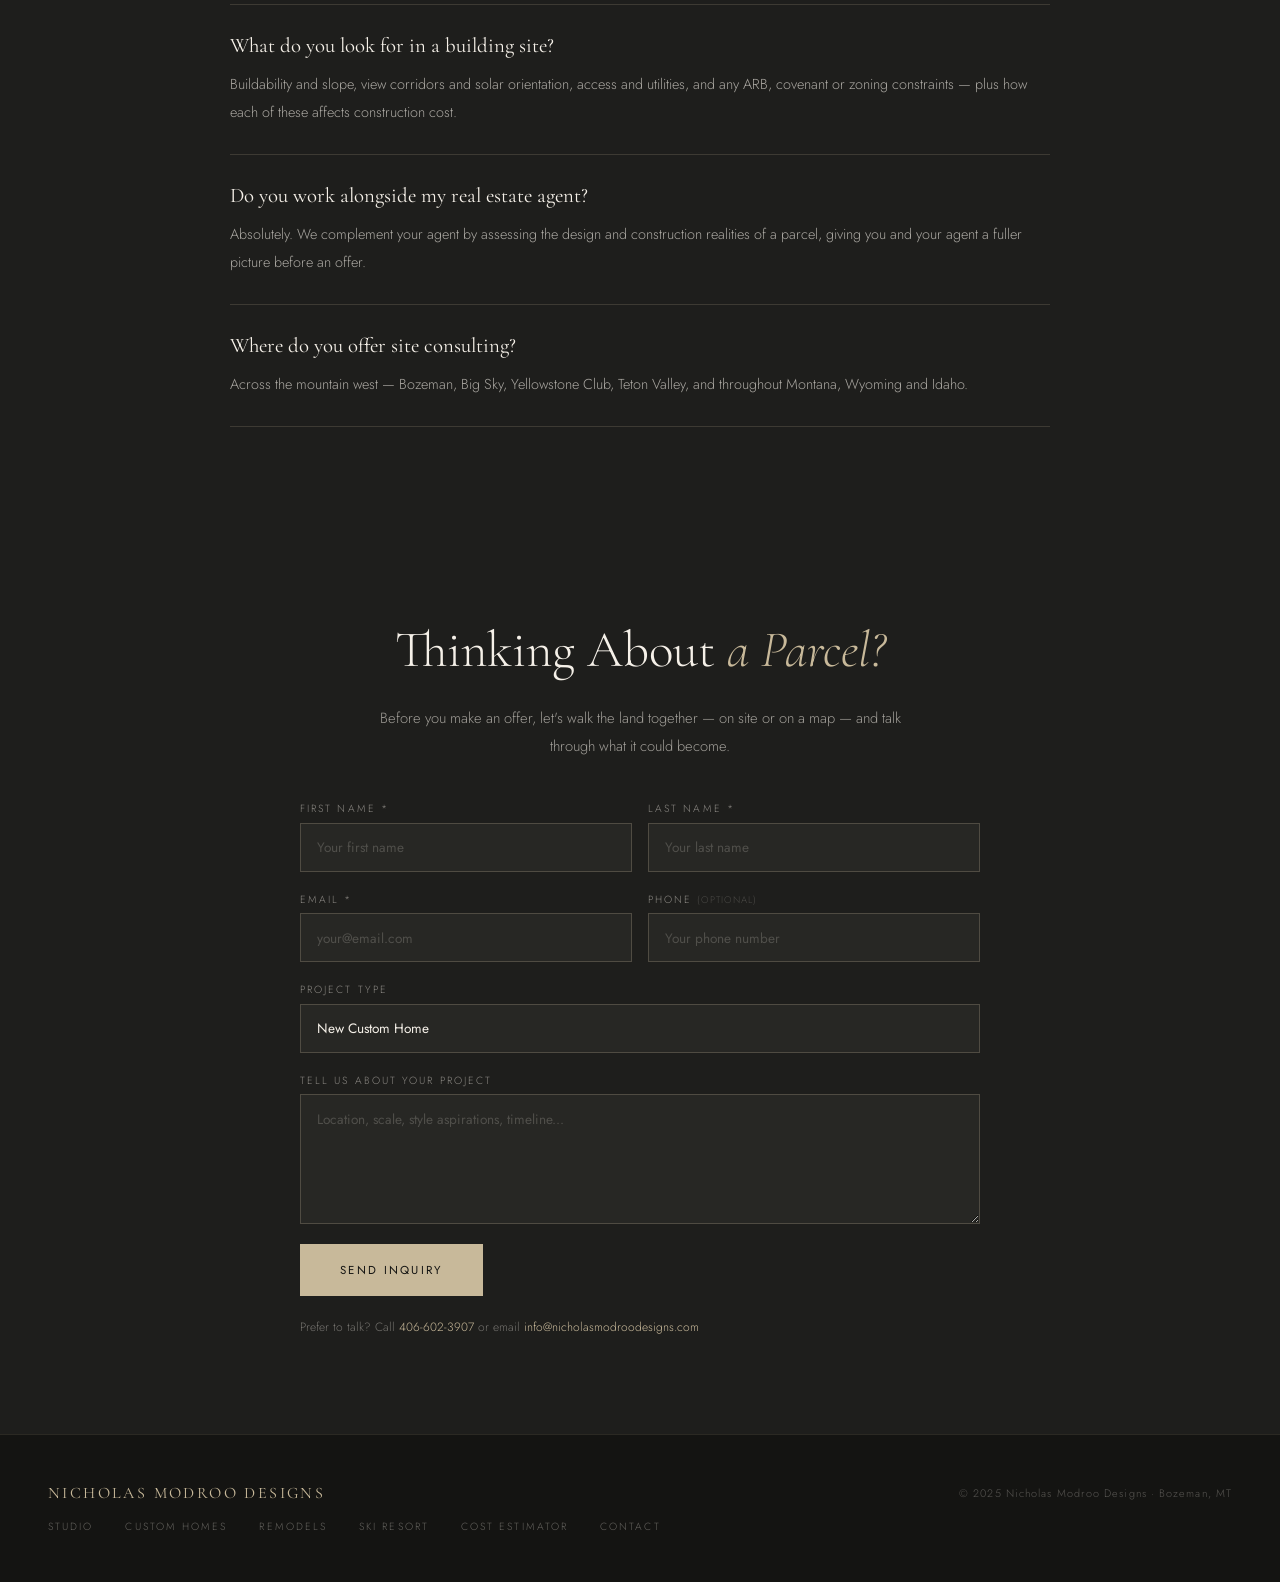
<file: site-selection.html>
<!DOCTYPE html>
<html lang="en">
<head>
<meta charset="UTF-8">
<meta name="viewport" content="width=device-width, initial-scale=1.0">
<title>Site Selection &amp; Land Consulting — Bozeman, MT | Nicholas Modroo Designs</title>
<meta name="description" content="Choosing land to build a mountain home? We evaluate parcels for buildability, views, access and approvals across Bozeman, Big Sky and the mountain west — before you buy.">
<link rel="canonical" href="https://www.nicholasmodroodesigns.com/site-selection.html">
<meta name="robots" content="index, follow">
<meta property="og:type" content="website">
<meta property="og:title" content="Site Selection & Land Consulting — Bozeman, MT | Nicholas Modroo Designs">
<meta property="og:description" content="We help you find and evaluate the right parcel before you buy — buildability, views, access, slope and ARB or zoning constraints.">
<meta property="og:url" content="https://www.nicholasmodroodesigns.com/site-selection.html">
<meta property="og:image" content="https://cdn.jsdelivr.net/gh/nmodroo/NicholasModrooDesigns@738f73ee136553efb1610018ef088841106fd668/DJI_0018-Driveway-2-min-2048x1151.jpg">
<meta name="twitter:card" content="summary_large_image">
<link rel="icon" type="image/png" href="web/favicon-192.png">
<link rel="preload" as="image" href="web/DJI_0018-Driveway-2-min-2048x1151.webp" fetchpriority="high">
<link rel="preconnect" href="https://fonts.googleapis.com">
<link rel="preconnect" href="https://fonts.gstatic.com" crossorigin>
<link href="https://fonts.googleapis.com/css2?family=Cormorant+Garamond:ital,wght@0,300;0,400;0,500;1,300;1,400&family=Jost:wght@200;300;400;500&display=swap" rel="stylesheet">
<link rel="stylesheet" href="styles.css">
<script type="application/ld+json">
{
  "@context": "https://schema.org",
  "@type": "Service",
  "serviceType": "Site selection and land consulting",
  "name": "Site Selection & Land Consulting",
  "provider": {
    "@type": "GeneralContractor",
    "name": "Nicholas Modroo Designs",
    "telephone": "+1-406-602-3907",
    "areaServed": ["Bozeman MT", "Big Sky MT", "Yellowstone Club", "Teton Valley", "Montana", "Wyoming", "Idaho"]
  },
  "areaServed": "Mountain West, USA",
  "url": "https://www.nicholasmodroodesigns.com/site-selection.html",
  "description": "Evaluating parcels for buildability, views, access, slope and ARB or zoning constraints so your land and your home vision align before you buy."
}
</script>
<script type="application/ld+json">
{
  "@context": "https://schema.org",
  "@type": "BreadcrumbList",
  "itemListElement": [
    { "@type": "ListItem", "position": 1, "name": "Home", "item": "https://www.nicholasmodroodesigns.com/" },
    { "@type": "ListItem", "position": 2, "name": "Site Selection", "item": "https://www.nicholasmodroodesigns.com/site-selection.html" }
  ]
}
</script>
<script type="application/ld+json">
{
  "@context": "https://schema.org",
  "@type": "FAQPage",
  "mainEntity": [
    { "@type": "Question", "name": "Can you evaluate a lot before I make an offer?", "acceptedAnswer": { "@type": "Answer", "text": "Yes — that is exactly when our input is most valuable. We assess a parcel's buildability and constraints before you commit, so you buy with clear eyes and avoid costly surprises later." } },
    { "@type": "Question", "name": "What do you look for in a building site?", "acceptedAnswer": { "@type": "Answer", "text": "Buildability and slope, view corridors and solar orientation, access and utilities, and any ARB, covenant or zoning constraints — plus how each of these affects construction cost." } },
    { "@type": "Question", "name": "Do you work alongside my real estate agent?", "acceptedAnswer": { "@type": "Answer", "text": "Absolutely. We complement your agent by assessing the design and construction realities of a parcel, giving you and your agent a fuller picture before an offer." } }
  ]
}
</script>
<!-- Google Analytics 4 -->
<script async src="https://www.googletagmanager.com/gtag/js?id=G-BS2J5CHZ89"></script>
<script>
  window.dataLayer = window.dataLayer || [];
  function gtag(){dataLayer.push(arguments);}
  gtag('js', new Date());
  gtag('config', 'G-BS2J5CHZ89');
</script>
</head>
<body>

<nav>
  <a href="index.html" class="nav-logo">Nicholas <span>Modroo</span> Designs</a>
  <ul class="nav-links">
    <li><a href="index.html#about">Studio</a></li>
    <li><a href="custom-homes.html">Custom Homes</a></li>
    <li><a href="remodels.html">Remodels</a></li>
    <li><a href="ski-resort-homes.html">Ski Resort</a></li>
    <li><a href="cost-estimator.html">Cost Estimator</a></li>
  </ul>
  <a href="tel:+14066023907" class="nav-phone">406-602-3907</a>
  <a href="index.html#contact" class="nav-cta">Begin a Project</a>
</nav>

<header class="subhero">
  <div class="subhero-bg" style="background-image:url('web/DJI_0018-Driveway-2-min-2048x1151.webp')"></div>
  <div class="subhero-overlay"></div>
  <div class="subhero-content">
    <div class="subhero-eyebrow">Site Selection &amp; Land Consulting — Bozeman &amp; the Mountain West</div>
    <h1 class="subhero-title">Find the Right<br><em>Piece of Ground</em></h1>
    <p class="subhero-sub">Before you buy, know what you're buying. We evaluate land for buildability, views, access, and approvals — so your site and your vision fit from day one.</p>
  </div>
</header>

<nav class="crumb"><a href="index.html#services">Services</a> &nbsp;/&nbsp; Site Selection</nav>

<section>
  <div class="prose">
    <div class="section-label">The Work</div>
    <h2 class="section-title">The Most Important Decision <em>Comes First</em></h2>
    <div class="divider"></div>
    <p>Long before the first sketch, one decision shapes everything that follows: the land. The right parcel makes a home feel inevitable. The wrong one quietly adds cost, complication, and compromise to every phase that comes after — sometimes in ways that aren't obvious until it's too late to change them.</p>
    <p>That's why it pays to involve a designer <strong>before</strong> you buy. We walk a property with a builder's and a designer's eye, reading the slope, the soils, the sun, the views, and the access — and we translate what we see into the practical realities of what it will take to build there, and what it will cost. <a href="cost-estimator.html?addons=siteSelection" class="inline-link">Model how a site shapes the budget →</a></p>
    <p>The result is confidence. You make an offer knowing what the land can become, where the constraints are, and how your future home will sit on it.</p>
  </div>
</section>

<section style="background:var(--charcoal);padding-top:5rem">
  <div style="max-width:1200px;margin:0 auto">
    <div class="section-label">What We Evaluate</div>
    <h2 class="section-title">Reading the <em>Land</em></h2>
  </div>
  <div class="feature-grid">
    <div class="feature-card"><div class="feature-icon">◇</div><div class="feature-name">Buildability &amp; Slope</div><p class="feature-desc">Grade, soils, drainage, and access — what it will actually take to put a foundation and a driveway on this site.</p></div>
    <div class="feature-card"><div class="feature-icon">◈</div><div class="feature-name">Views &amp; Orientation</div><p class="feature-desc">Where the light falls and the best views lie, and how a home should be sited and oriented to capture them.</p></div>
    <div class="feature-card"><div class="feature-icon">◉</div><div class="feature-name">Access &amp; Utilities</div><p class="feature-desc">Roads, driveways, power, water, and septic or sewer — the infrastructure that quietly drives feasibility and budget.</p></div>
    <div class="feature-card"><div class="feature-icon">◬</div><div class="feature-name">ARB, Covenants &amp; Zoning</div><p class="feature-desc">Resort design review, HOA covenants, setbacks, and zoning — what you can and can't build before you commit.</p></div>
    <div class="feature-card"><div class="feature-icon">◧</div><div class="feature-name">Cost Implications</div><p class="feature-desc">How each site condition translates into real construction cost, so the parcel price tells the whole story. <a href="cost-estimator.html?site=alpine_slope&amp;addons=siteSelection" class="inline-link">Compare site conditions →</a></p></div>
    <div class="feature-card"><div class="feature-icon">◲</div><div class="feature-name">Long-Term Value</div><p class="feature-desc">How well the site will support the home you ultimately want — and hold its value in the mountain-west market.</p></div>
  </div>
</section>

<section>
  <div style="max-width:1200px;margin:0 auto">
    <div class="section-label">Sites We Helped Realize</div>
    <h2 class="section-title">Land Into <em>Home</em></h2>
  </div>
  <div class="proj-strip">
    <a href="index.html?project=mountainveil&from=site-selection.html" class="proj-tile">
      <img srcset="web/DJI_0018-Driveway-2-min-2048x1151-1200.webp 1200w, web/DJI_0018-Driveway-2-min-2048x1151.webp 2048w" sizes="(max-width: 768px) 100vw, 800px" loading="lazy" decoding="async" src="web/DJI_0018-Driveway-2-min-2048x1151.webp" alt="Steep slope-side building site, Mountain Veil, Moonlight Basin MT">
      <div class="proj-tile-overlay"><div class="proj-tile-loc">Big Sky, MT — Moonlight Basin</div><div class="proj-tile-name">Mountain Veil</div></div>
    </a>
    <a href="index.html?project=teton&from=site-selection.html" class="proj-tile">
      <img loading="lazy" decoding="async" src="web/TetonCustom1.webp" alt="Custom estate sited in the Teton Valley landscape, Jackson WY">
      <div class="proj-tile-overlay"><div class="proj-tile-loc">Jackson, WY</div><div class="proj-tile-name">Teton Valley Custom Home</div></div>
    </a>
    <a href="index.html?project=yc724&from=site-selection.html" class="proj-tile">
      <img srcset="web/YC724-1-1200.webp 1200w, web/YC724-1.webp 1276w" sizes="(max-width: 768px) 100vw, 800px" loading="lazy" decoding="async" src="web/YC724-1.webp" alt="Mountain modern home sited for views, Yellowstone Club, Big Sky MT">
      <div class="proj-tile-overlay"><div class="proj-tile-loc">Big Sky, MT — Yellowstone Club</div><div class="proj-tile-name">YC 724 Custom</div></div>
    </a>
  </div>
  <div style="text-align:center;margin-top:2.5rem"><a href="index.html#portfolio" class="btn-ghost">View the Full Portfolio →</a></div>
</section>

<section style="background:var(--charcoal)">
  <div style="max-width:820px;margin:0 auto">
    <div class="section-label">Common Questions</div>
    <h2 class="section-title">Site Selection <em>FAQ</em></h2>
  </div>
  <div class="faq">
    <div class="faq-item"><div class="faq-q">Can you evaluate a lot before I make an offer?</div><p class="faq-a">Yes — that's when our input is most valuable. We assess a parcel's buildability and constraints before you commit, so you buy with clear eyes and avoid costly surprises later.</p></div>
    <div class="faq-item"><div class="faq-q">What do you look for in a building site?</div><p class="faq-a">Buildability and slope, view corridors and solar orientation, access and utilities, and any ARB, covenant or zoning constraints — plus how each of these affects construction cost.</p></div>
    <div class="faq-item"><div class="faq-q">Do you work alongside my real estate agent?</div><p class="faq-a">Absolutely. We complement your agent by assessing the design and construction realities of a parcel, giving you and your agent a fuller picture before an offer.</p></div>
    <div class="faq-item"><div class="faq-q">Where do you offer site consulting?</div><p class="faq-a">Across the mountain west — Bozeman, Big Sky, Yellowstone Club, Teton Valley, and throughout Montana, Wyoming and Idaho.</p></div>
  </div>
</section>

<div class="cta-band">
  <h2>Thinking About <em>a Parcel?</em></h2>
  <p>Before you make an offer, let's walk the land together — on site or on a map — and talk through what it could become.</p>
  <form class="inquiry-form cta-form" action="https://formspree.io/f/xojzejpp" method="POST">
    <input type="hidden" name="source_page" value="Site Selection page">
    <input type="text" name="_gotcha" style="display:none" tabindex="-1" autocomplete="off">
    <div class="form-row">
      <div class="form-field"><label class="form-label">First Name *</label><input type="text" name="first_name" class="form-input" placeholder="Your first name" required></div>
      <div class="form-field"><label class="form-label">Last Name *</label><input type="text" name="last_name" class="form-input" placeholder="Your last name" required></div>
    </div>
    <div class="form-row">
      <div class="form-field"><label class="form-label">Email *</label><input type="email" name="email" class="form-input" placeholder="your@email.com" required></div>
      <div class="form-field"><label class="form-label">Phone <span style="opacity:0.4;font-size:0.6rem;letter-spacing:0.1em">(optional)</span></label><input type="tel" name="phone" class="form-input" placeholder="Your phone number"></div>
    </div>
    <div class="form-field">
      <label class="form-label">Project Type</label>
      <select name="project_type" class="form-input" style="appearance:none;cursor:pointer">
        <option value="">Select a project type</option>
        <option selected>New Custom Home</option>
        <option>Remodel / Addition</option>
        <option>Ski Resort Residence</option>
        <option>Log / Timber Home</option>
        <option>Other</option>
      </select>
    </div>
    <div class="form-field"><label class="form-label">Tell us about your project</label><textarea name="message" class="form-input textarea" placeholder="Location, scale, style aspirations, timeline..."></textarea></div>
    <p class="form-error" role="alert" hidden>Sorry — your message didn't go through. Please call <a href="tel:+14066023907">406-602-3907</a> or email <a href="mailto:info@nicholasmodroodesigns.com">info@nicholasmodroodesigns.com</a>.</p>
    <button type="submit" class="form-submit">Send Inquiry</button>
    <p class="cta-alt">Prefer to talk? Call <a href="tel:+14066023907">406-602-3907</a> or email <a href="mailto:info@nicholasmodroodesigns.com">info@nicholasmodroodesigns.com</a></p>
  </form>
</div>

<footer>
  <a href="index.html" class="footer-logo" style="text-decoration:none">Nicholas Modroo Designs</a>
  <div class="footer-copy">© 2025 Nicholas Modroo Designs · Bozeman, MT</div>
  <div class="footer-links">
    <a href="index.html#about">Studio</a>
    <a href="custom-homes.html">Custom Homes</a>
    <a href="remodels.html">Remodels</a>
    <a href="ski-resort-homes.html">Ski Resort</a>
    <a href="cost-estimator.html">Cost Estimator</a>
    <a href="index.html#contact">Contact</a>
  </div>
</footer>

<script src="site.js" defer></script>
</body>
</html>
</file>
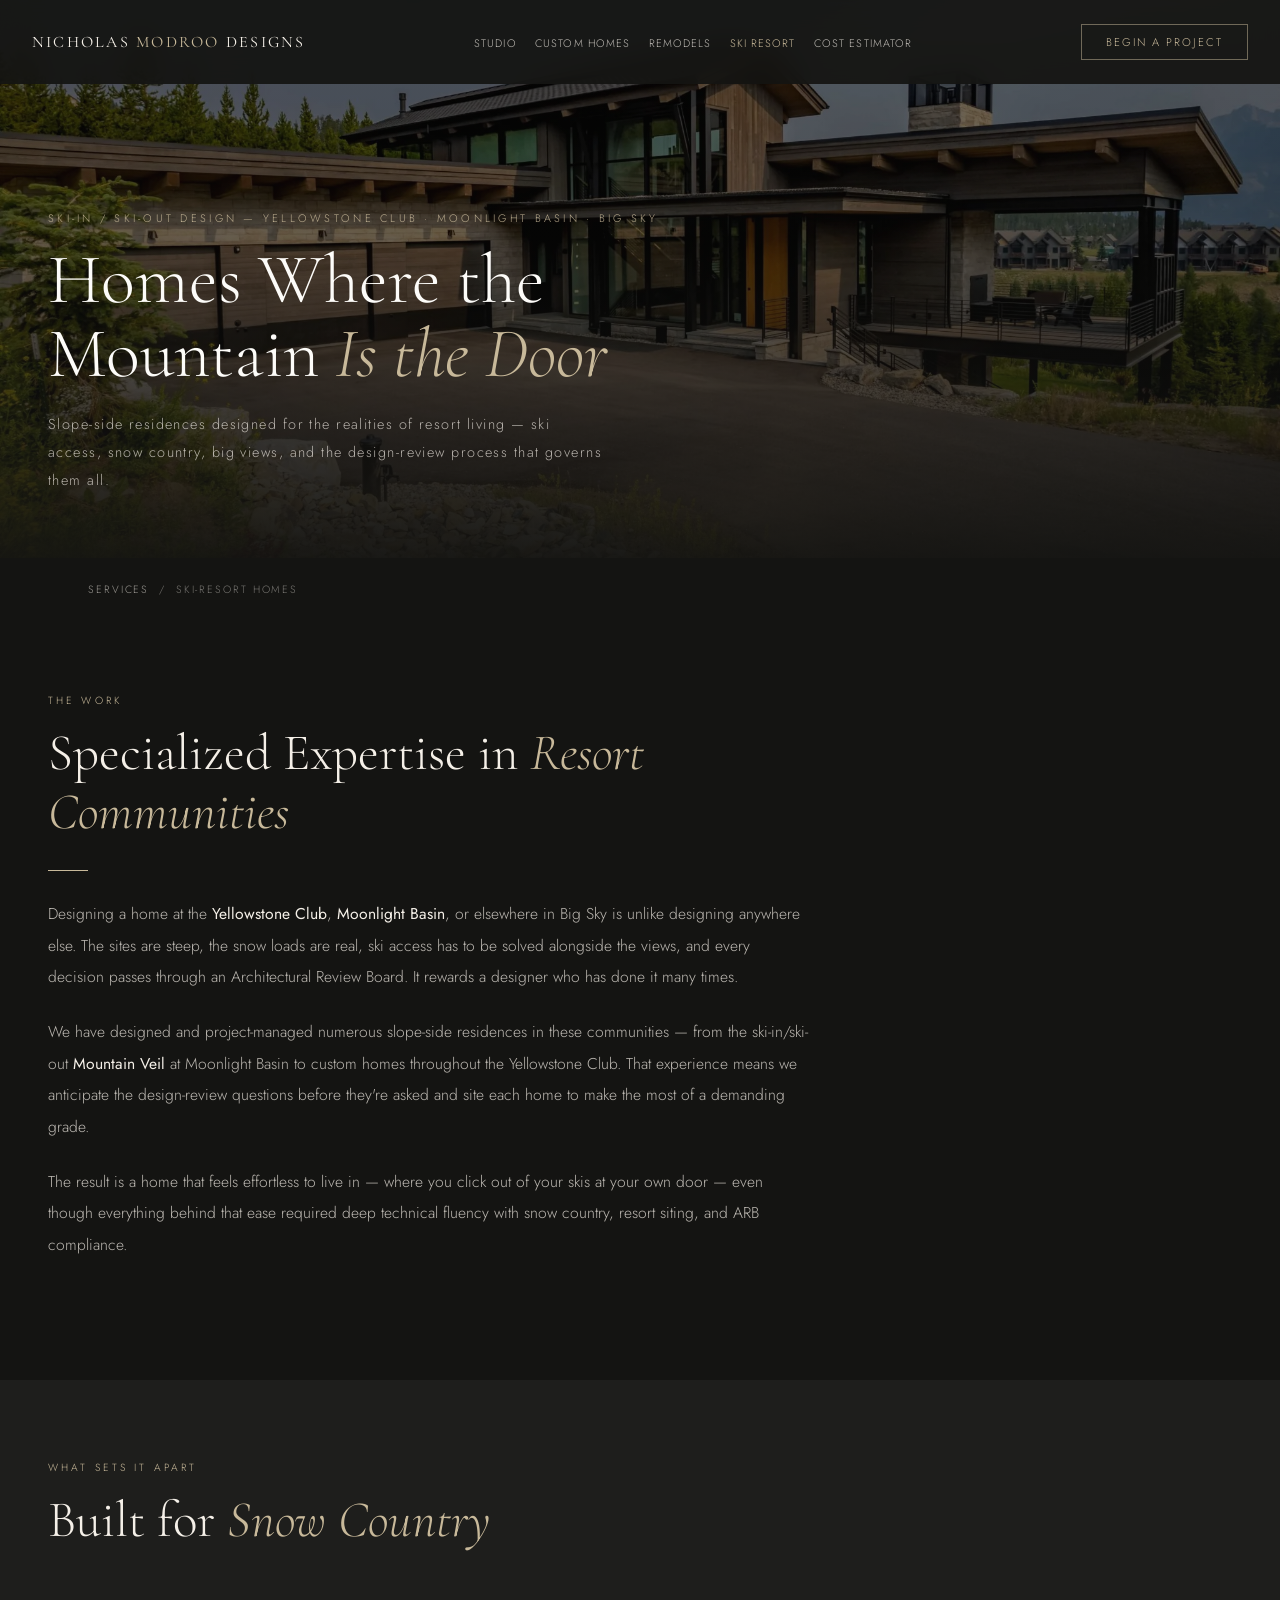
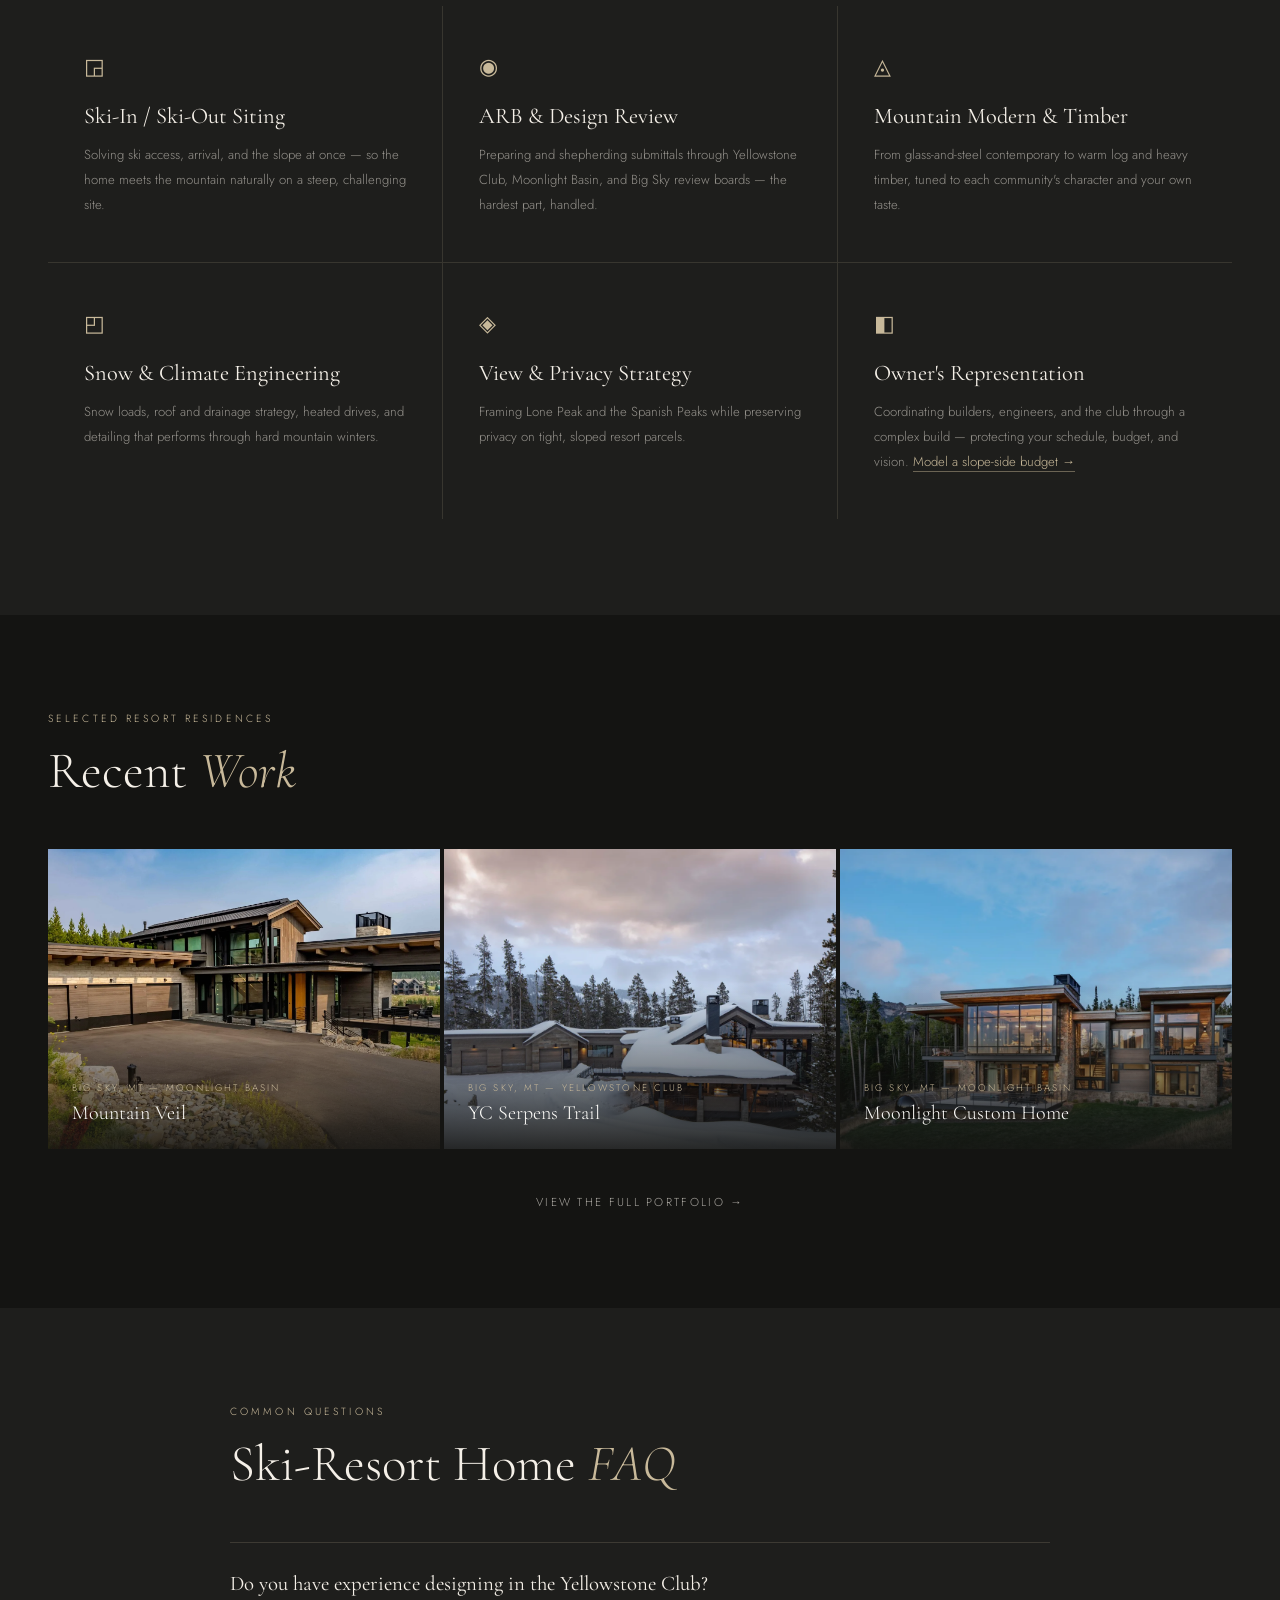
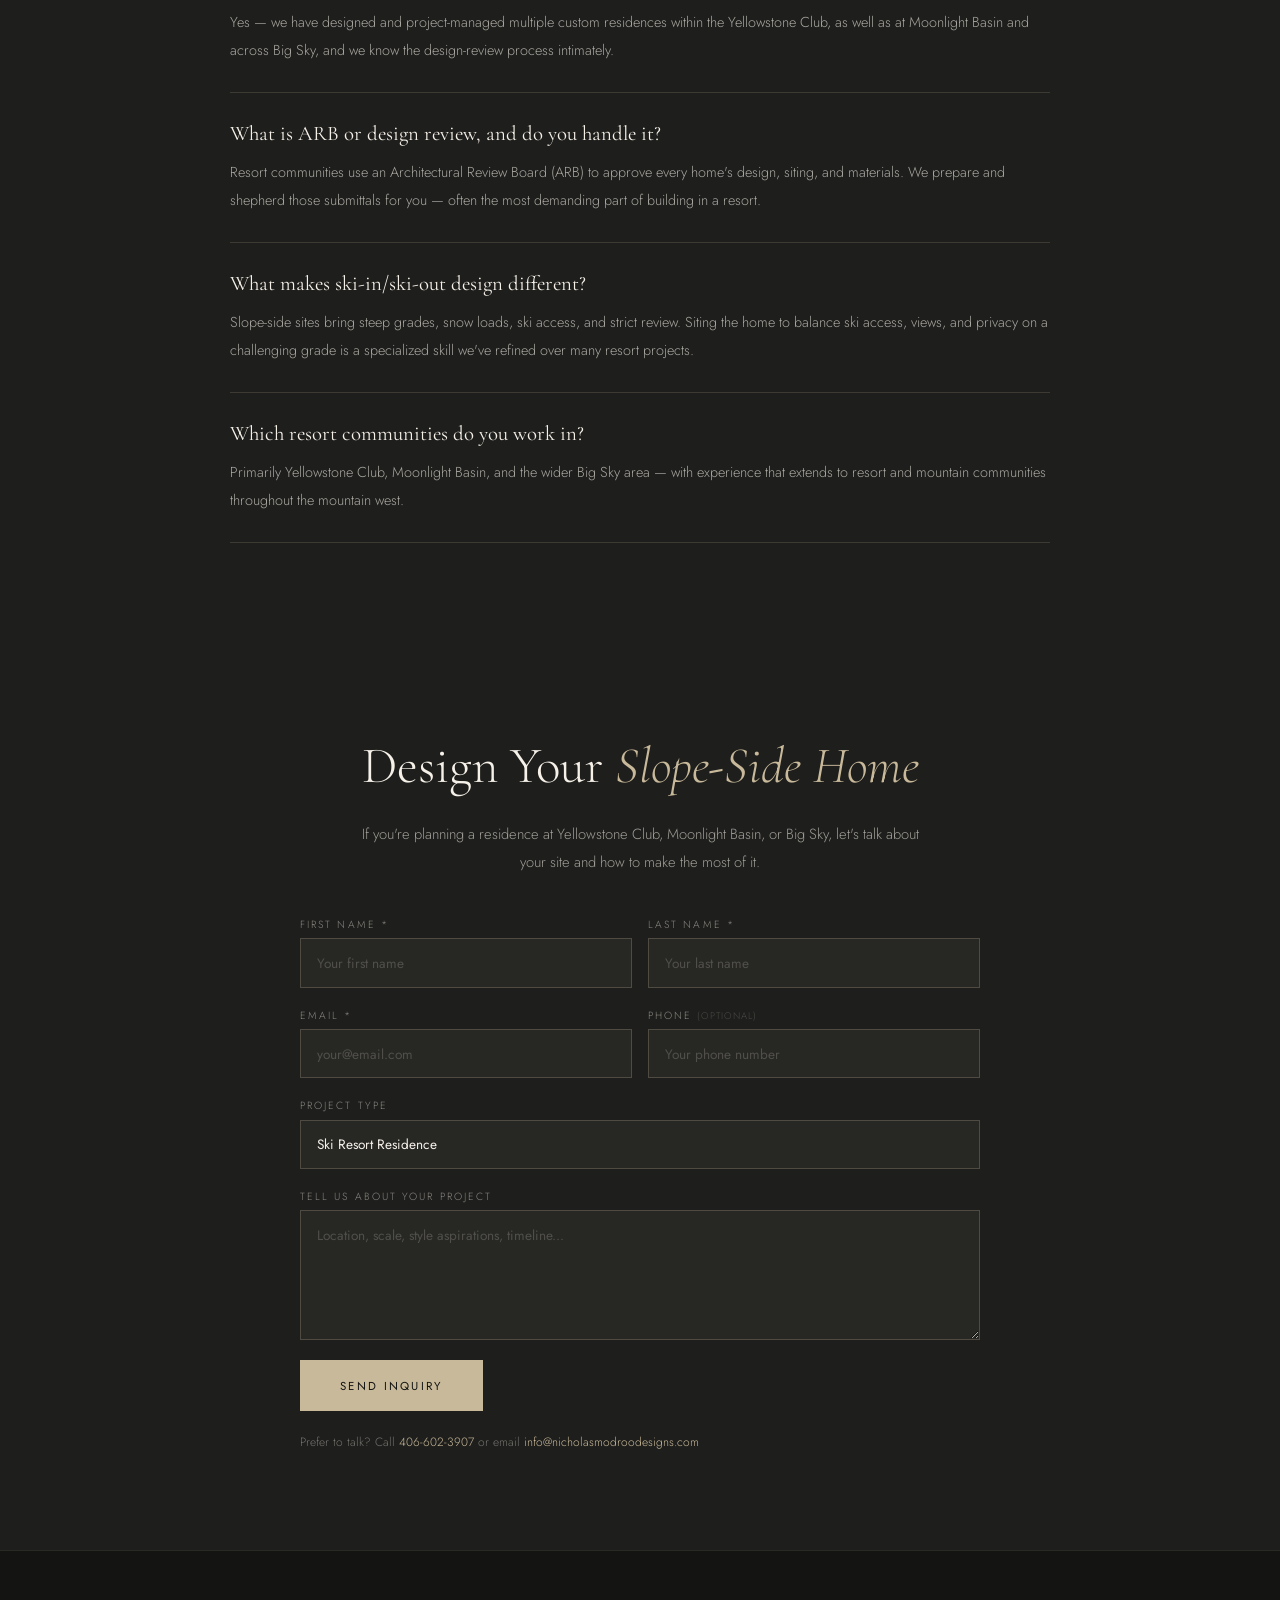
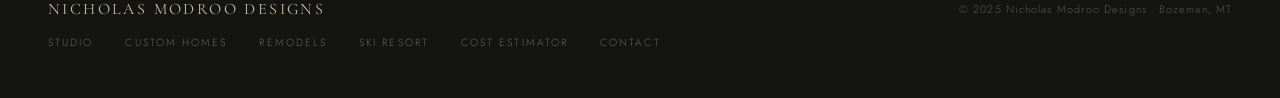
<file: ski-resort-homes.html>
<!DOCTYPE html>
<html lang="en">
<head>
<meta charset="UTF-8">
<meta name="viewport" content="width=device-width, initial-scale=1.0">
<title>Yellowstone Club &amp; Moonlight Basin Home Design | Nicholas Modroo Designs</title>
<meta name="description" content="Ski-in/ski-out residence design at Yellowstone Club, Moonlight Basin and Big Sky — with deep ARB, design-review and slope-side siting expertise across the mountain west.">
<link rel="canonical" href="https://www.nicholasmodroodesigns.com/ski-resort-homes.html">
<meta name="robots" content="index, follow">
<meta property="og:type" content="website">
<meta property="og:title" content="Yellowstone Club & Moonlight Basin Home Design | Nicholas Modroo Designs">
<meta property="og:description" content="Ski-in/ski-out residence design with deep ARB and design-review experience at Yellowstone Club, Moonlight Basin and Big Sky.">
<meta property="og:url" content="https://www.nicholasmodroodesigns.com/ski-resort-homes.html">
<meta property="og:image" content="https://cdn.jsdelivr.net/gh/nmodroo/NicholasModrooDesigns@738f73ee136553efb1610018ef088841106fd668/DJI_0018-Driveway-2-min-2048x1151.jpg">
<meta name="twitter:card" content="summary_large_image">
<link rel="icon" type="image/png" href="web/favicon-192.png">
<link rel="preload" as="image" href="web/DJI_0018-Driveway-2-min-2048x1151.webp" fetchpriority="high">
<link rel="preconnect" href="https://fonts.googleapis.com">
<link rel="preconnect" href="https://fonts.gstatic.com" crossorigin>
<link href="https://fonts.googleapis.com/css2?family=Cormorant+Garamond:ital,wght@0,300;0,400;0,500;1,300;1,400&family=Jost:wght@200;300;400;500&display=swap" rel="stylesheet">
<link rel="stylesheet" href="styles.css">
<script type="application/ld+json">
{
  "@context": "https://schema.org",
  "@type": "Service",
  "serviceType": "Ski resort residence design",
  "name": "Ski-In / Ski-Out Residence Design",
  "provider": {
    "@type": "GeneralContractor",
    "name": "Nicholas Modroo Designs",
    "telephone": "+1-406-602-3907",
    "areaServed": ["Yellowstone Club", "Moonlight Basin", "Big Sky MT", "Montana"]
  },
  "areaServed": "Big Sky resort communities, Montana",
  "url": "https://www.nicholasmodroodesigns.com/ski-resort-homes.html",
  "description": "Ski-in/ski-out residence design at Yellowstone Club, Moonlight Basin and Big Sky, with deep ARB, design-review and slope-side siting expertise."
}
</script>
<script type="application/ld+json">
{
  "@context": "https://schema.org",
  "@type": "BreadcrumbList",
  "itemListElement": [
    { "@type": "ListItem", "position": 1, "name": "Home", "item": "https://www.nicholasmodroodesigns.com/" },
    { "@type": "ListItem", "position": 2, "name": "Ski-Resort Homes", "item": "https://www.nicholasmodroodesigns.com/ski-resort-homes.html" }
  ]
}
</script>
<script type="application/ld+json">
{
  "@context": "https://schema.org",
  "@type": "FAQPage",
  "mainEntity": [
    { "@type": "Question", "name": "Do you have experience designing in the Yellowstone Club?", "acceptedAnswer": { "@type": "Answer", "text": "Yes — we have designed and project-managed multiple custom residences within the Yellowstone Club, as well as at Moonlight Basin and across Big Sky, and we know the design-review process intimately." } },
    { "@type": "Question", "name": "What is ARB or design review, and do you handle it?", "acceptedAnswer": { "@type": "Answer", "text": "Resort communities use an Architectural Review Board (ARB) to approve every home's design, siting and materials. We prepare and shepherd those submittals for you, which is often the most demanding part of building in a resort." } },
    { "@type": "Question", "name": "What makes ski-in/ski-out design different?", "acceptedAnswer": { "@type": "Answer", "text": "Slope-side sites bring steep grades, snow loads, ski access, and strict design review. Siting the home to balance ski access, views and privacy on a challenging grade is a specialized skill we've refined over many resort projects." } }
  ]
}
</script>
<!-- Google Analytics 4 -->
<script async src="https://www.googletagmanager.com/gtag/js?id=G-BS2J5CHZ89"></script>
<script>
  window.dataLayer = window.dataLayer || [];
  function gtag(){dataLayer.push(arguments);}
  gtag('js', new Date());
  gtag('config', 'G-BS2J5CHZ89');
</script>
</head>
<body>

<nav>
  <a href="index.html" class="nav-logo">Nicholas <span>Modroo</span> Designs</a>
  <ul class="nav-links">
    <li><a href="index.html#about">Studio</a></li>
    <li><a href="custom-homes.html">Custom Homes</a></li>
    <li><a href="remodels.html">Remodels</a></li>
    <li><a href="ski-resort-homes.html" class="active">Ski Resort</a></li>
    <li><a href="cost-estimator.html">Cost Estimator</a></li>
  </ul>
  <a href="tel:+14066023907" class="nav-phone">406-602-3907</a>
  <a href="index.html#contact" class="nav-cta">Begin a Project</a>
</nav>

<header class="subhero">
  <div class="subhero-bg" style="background-image:url('web/DJI_0018-Driveway-2-min-2048x1151.webp')"></div>
  <div class="subhero-overlay"></div>
  <div class="subhero-content">
    <div class="subhero-eyebrow">Ski-In / Ski-Out Design — Yellowstone Club · Moonlight Basin · Big Sky</div>
    <h1 class="subhero-title">Homes Where the<br>Mountain <em>Is the Door</em></h1>
    <p class="subhero-sub">Slope-side residences designed for the realities of resort living — ski access, snow country, big views, and the design-review process that governs them all.</p>
  </div>
</header>

<nav class="crumb"><a href="index.html#services">Services</a> &nbsp;/&nbsp; Ski-Resort Homes</nav>

<section>
  <div class="prose">
    <div class="section-label">The Work</div>
    <h2 class="section-title">Specialized Expertise in <em>Resort Communities</em></h2>
    <div class="divider"></div>
    <p>Designing a home at the <strong>Yellowstone Club</strong>, <strong>Moonlight Basin</strong>, or elsewhere in Big Sky is unlike designing anywhere else. The sites are steep, the snow loads are real, ski access has to be solved alongside the views, and every decision passes through an Architectural Review Board. It rewards a designer who has done it many times.</p>
    <p>We have designed and project-managed numerous slope-side residences in these communities — from the ski-in/ski-out <strong>Mountain Veil</strong> at Moonlight Basin to custom homes throughout the Yellowstone Club. That experience means we anticipate the design-review questions before they're asked and site each home to make the most of a demanding grade.</p>
    <p>The result is a home that feels effortless to live in — where you click out of your skis at your own door — even though everything behind that ease required deep technical fluency with snow country, resort siting, and ARB compliance.</p>
  </div>
</section>

<section style="background:var(--charcoal);padding-top:5rem">
  <div style="max-width:1200px;margin:0 auto">
    <div class="section-label">What Sets It Apart</div>
    <h2 class="section-title">Built for <em>Snow Country</em></h2>
  </div>
  <div class="feature-grid">
    <div class="feature-card"><div class="feature-icon">◲</div><div class="feature-name">Ski-In / Ski-Out Siting</div><p class="feature-desc">Solving ski access, arrival, and the slope at once — so the home meets the mountain naturally on a steep, challenging site.</p></div>
    <div class="feature-card"><div class="feature-icon">◉</div><div class="feature-name">ARB &amp; Design Review</div><p class="feature-desc">Preparing and shepherding submittals through Yellowstone Club, Moonlight Basin, and Big Sky review boards — the hardest part, handled.</p></div>
    <div class="feature-card"><div class="feature-icon">◬</div><div class="feature-name">Mountain Modern &amp; Timber</div><p class="feature-desc">From glass-and-steel contemporary to warm log and heavy timber, tuned to each community's character and your own taste.</p></div>
    <div class="feature-card"><div class="feature-icon">◰</div><div class="feature-name">Snow &amp; Climate Engineering</div><p class="feature-desc">Snow loads, roof and drainage strategy, heated drives, and detailing that performs through hard mountain winters.</p></div>
    <div class="feature-card"><div class="feature-icon">◈</div><div class="feature-name">View &amp; Privacy Strategy</div><p class="feature-desc">Framing Lone Peak and the Spanish Peaks while preserving privacy on tight, sloped resort parcels.</p></div>
    <div class="feature-card"><div class="feature-icon">◧</div><div class="feature-name">Owner's Representation</div><p class="feature-desc">Coordinating builders, engineers, and the club through a complex build — protecting your schedule, budget, and vision. <a href="cost-estimator.html?territory=big_sky&amp;type=ski_resort&amp;site=alpine_slope" class="inline-link">Model a slope-side budget →</a></p></div>
  </div>
</section>

<section>
  <div style="max-width:1200px;margin:0 auto">
    <div class="section-label">Selected Resort Residences</div>
    <h2 class="section-title">Recent <em>Work</em></h2>
  </div>
  <div class="proj-strip">
    <a href="index.html?project=mountainveil&from=ski-resort-homes.html" class="proj-tile">
      <img srcset="web/DJI_0018-Driveway-2-min-2048x1151-1200.webp 1200w, web/DJI_0018-Driveway-2-min-2048x1151.webp 2048w" sizes="(max-width: 768px) 100vw, 800px" loading="lazy" decoding="async" src="web/DJI_0018-Driveway-2-min-2048x1151.webp" alt="Ski-in ski-out mountain home approach, Mountain Veil, Moonlight Basin MT">
      <div class="proj-tile-overlay"><div class="proj-tile-loc">Big Sky, MT — Moonlight Basin</div><div class="proj-tile-name">Mountain Veil</div></div>
    </a>
    <a href="index.html?project=serpens&from=ski-resort-homes.html" class="proj-tile">
      <img srcset="web/Serpens_06770004_JpegLg-scaled-1200.webp 1200w, web/Serpens_06770004_JpegLg-scaled.webp 2400w" sizes="(max-width: 768px) 100vw, 800px" loading="lazy" decoding="async" src="web/Serpens_06770004_JpegLg-scaled.webp" alt="Mountain modern ski-area residence, YC Serpens Trail, Yellowstone Club MT">
      <div class="proj-tile-overlay"><div class="proj-tile-loc">Big Sky, MT — Yellowstone Club</div><div class="proj-tile-name">YC Serpens Trail</div></div>
    </a>
    <a href="index.html?project=moonlight&from=ski-resort-homes.html" class="proj-tile">
      <img srcset="web/WKP-Brown-HR-13-Large-1200.webp 1200w, web/WKP-Brown-HR-13-Large.webp 1620w" sizes="(max-width: 768px) 100vw, 800px" loading="lazy" decoding="async" src="web/WKP-Brown-HR-13-Large.webp" alt="10,500 sq ft ski-in/ski-out custom home, Moonlight Basin, Big Sky MT">
      <div class="proj-tile-overlay"><div class="proj-tile-loc">Big Sky, MT — Moonlight Basin</div><div class="proj-tile-name">Moonlight Custom Home</div></div>
    </a>
  </div>
  <div style="text-align:center;margin-top:2.5rem"><a href="index.html#portfolio" class="btn-ghost">View the Full Portfolio →</a></div>
</section>

<section style="background:var(--charcoal)">
  <div style="max-width:820px;margin:0 auto">
    <div class="section-label">Common Questions</div>
    <h2 class="section-title">Ski-Resort Home <em>FAQ</em></h2>
  </div>
  <div class="faq">
    <div class="faq-item"><div class="faq-q">Do you have experience designing in the Yellowstone Club?</div><p class="faq-a">Yes — we have designed and project-managed multiple custom residences within the Yellowstone Club, as well as at Moonlight Basin and across Big Sky, and we know the design-review process intimately.</p></div>
    <div class="faq-item"><div class="faq-q">What is ARB or design review, and do you handle it?</div><p class="faq-a">Resort communities use an Architectural Review Board (ARB) to approve every home's design, siting, and materials. We prepare and shepherd those submittals for you — often the most demanding part of building in a resort.</p></div>
    <div class="faq-item"><div class="faq-q">What makes ski-in/ski-out design different?</div><p class="faq-a">Slope-side sites bring steep grades, snow loads, ski access, and strict review. Siting the home to balance ski access, views, and privacy on a challenging grade is a specialized skill we've refined over many resort projects.</p></div>
    <div class="faq-item"><div class="faq-q">Which resort communities do you work in?</div><p class="faq-a">Primarily Yellowstone Club, Moonlight Basin, and the wider Big Sky area — with experience that extends to resort and mountain communities throughout the mountain west.</p></div>
  </div>
</section>

<div class="cta-band">
  <h2>Design Your <em>Slope-Side Home</em></h2>
  <p>If you're planning a residence at Yellowstone Club, Moonlight Basin, or Big Sky, let's talk about your site and how to make the most of it.</p>
  <form class="inquiry-form cta-form" action="https://formspree.io/f/xojzejpp" method="POST">
    <input type="hidden" name="source_page" value="Ski Resort Homes page">
    <input type="text" name="_gotcha" style="display:none" tabindex="-1" autocomplete="off">
    <div class="form-row">
      <div class="form-field"><label class="form-label">First Name *</label><input type="text" name="first_name" class="form-input" placeholder="Your first name" required></div>
      <div class="form-field"><label class="form-label">Last Name *</label><input type="text" name="last_name" class="form-input" placeholder="Your last name" required></div>
    </div>
    <div class="form-row">
      <div class="form-field"><label class="form-label">Email *</label><input type="email" name="email" class="form-input" placeholder="your@email.com" required></div>
      <div class="form-field"><label class="form-label">Phone <span style="opacity:0.4;font-size:0.6rem;letter-spacing:0.1em">(optional)</span></label><input type="tel" name="phone" class="form-input" placeholder="Your phone number"></div>
    </div>
    <div class="form-field">
      <label class="form-label">Project Type</label>
      <select name="project_type" class="form-input" style="appearance:none;cursor:pointer">
        <option value="">Select a project type</option>
        <option>New Custom Home</option>
        <option>Remodel / Addition</option>
        <option selected>Ski Resort Residence</option>
        <option>Log / Timber Home</option>
        <option>Other</option>
      </select>
    </div>
    <div class="form-field"><label class="form-label">Tell us about your project</label><textarea name="message" class="form-input textarea" placeholder="Location, scale, style aspirations, timeline..."></textarea></div>
    <p class="form-error" role="alert" hidden>Sorry — your message didn't go through. Please call <a href="tel:+14066023907">406-602-3907</a> or email <a href="mailto:info@nicholasmodroodesigns.com">info@nicholasmodroodesigns.com</a>.</p>
    <button type="submit" class="form-submit">Send Inquiry</button>
    <p class="cta-alt">Prefer to talk? Call <a href="tel:+14066023907">406-602-3907</a> or email <a href="mailto:info@nicholasmodroodesigns.com">info@nicholasmodroodesigns.com</a></p>
  </form>
</div>

<footer>
  <a href="index.html" class="footer-logo" style="text-decoration:none">Nicholas Modroo Designs</a>
  <div class="footer-copy">© 2025 Nicholas Modroo Designs · Bozeman, MT</div>
  <div class="footer-links">
    <a href="index.html#about">Studio</a>
    <a href="custom-homes.html">Custom Homes</a>
    <a href="remodels.html">Remodels</a>
    <a href="ski-resort-homes.html">Ski Resort</a>
    <a href="cost-estimator.html">Cost Estimator</a>
    <a href="index.html#contact">Contact</a>
  </div>
</footer>

<script src="site.js" defer></script>
</body>
</html>
</file>
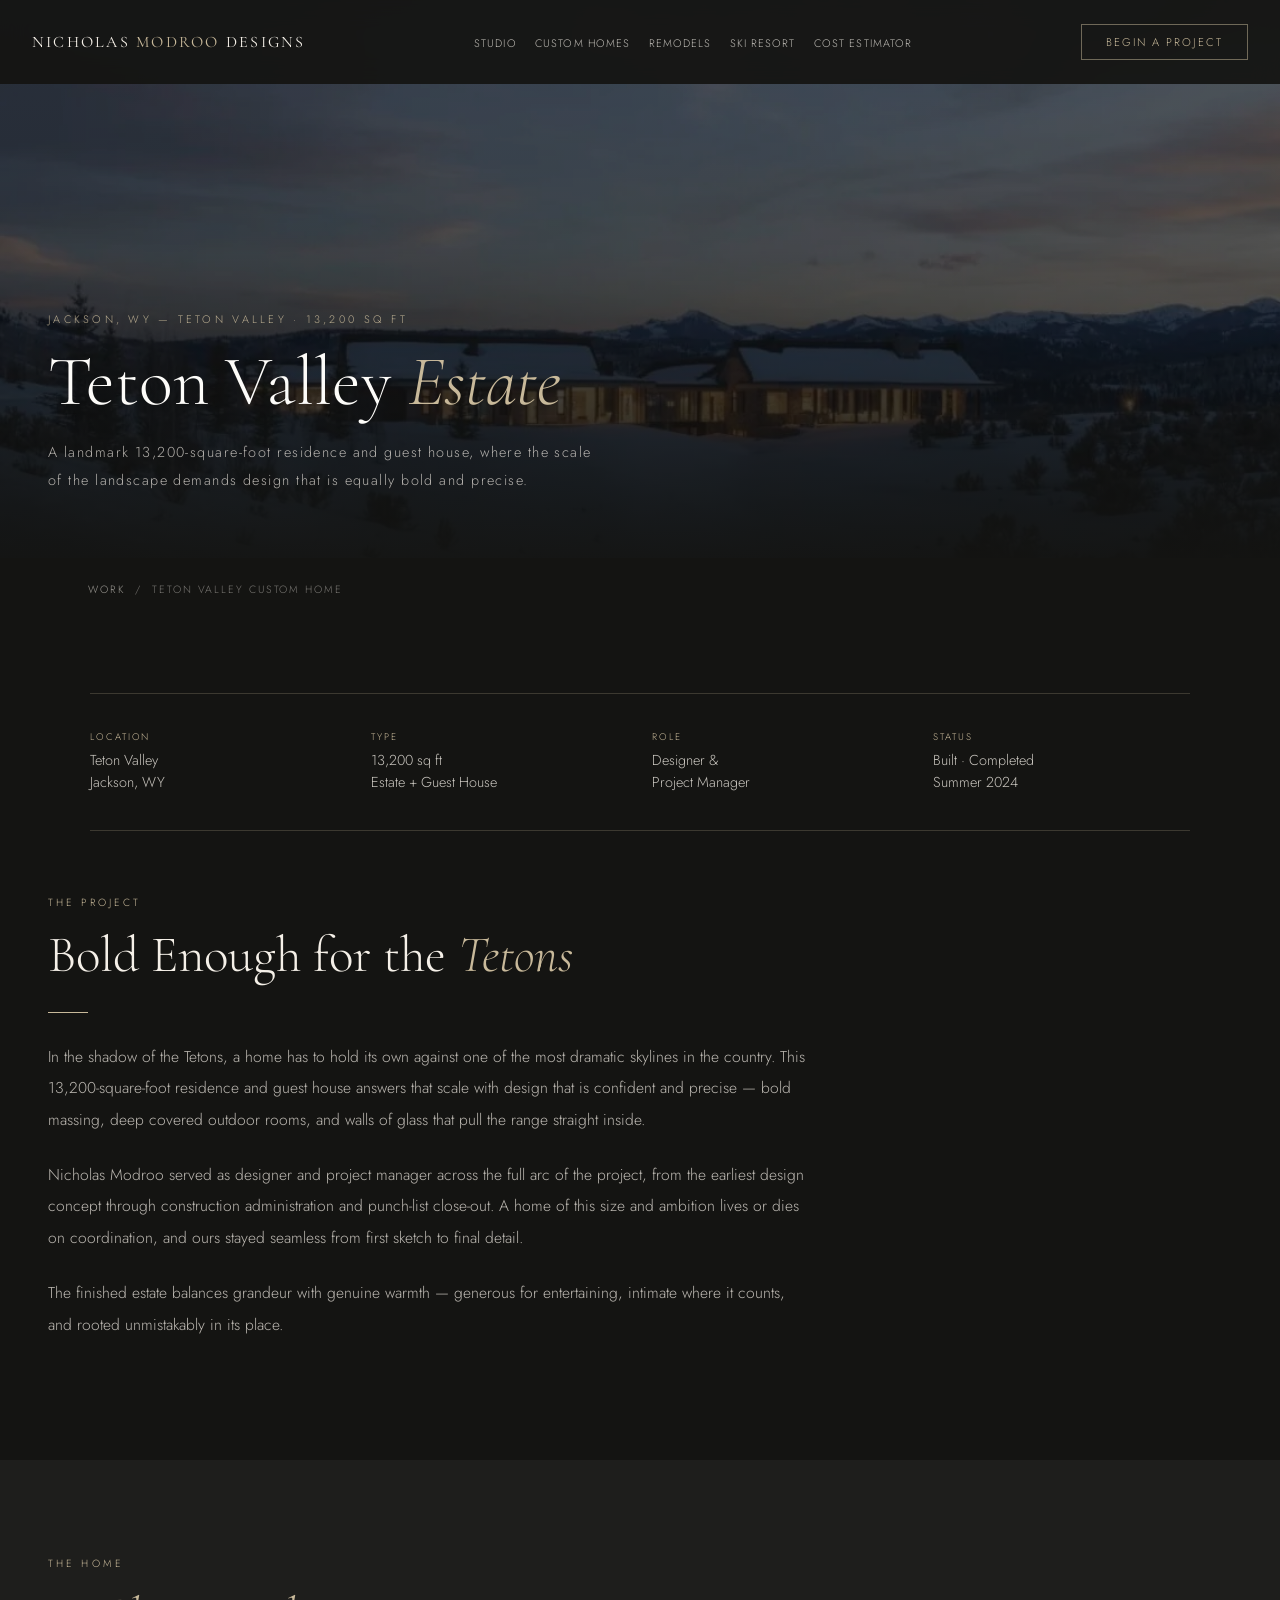
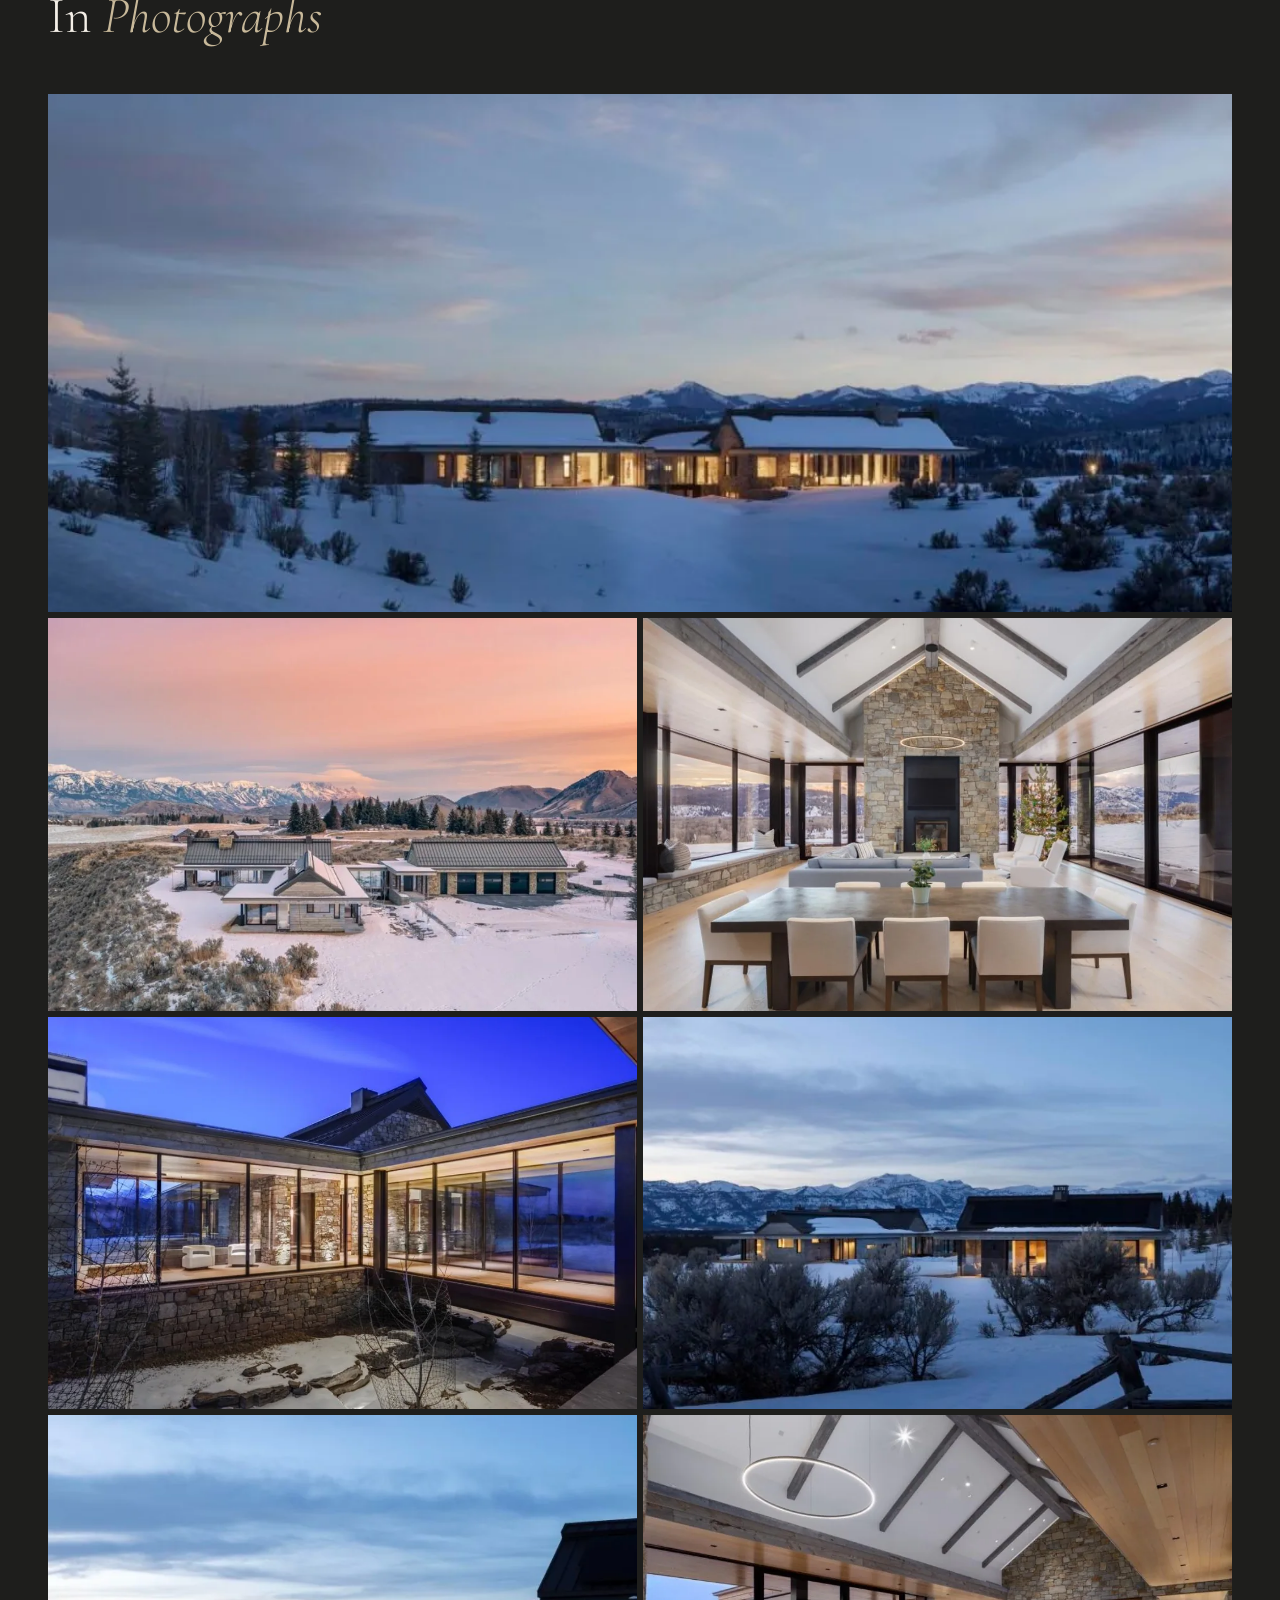
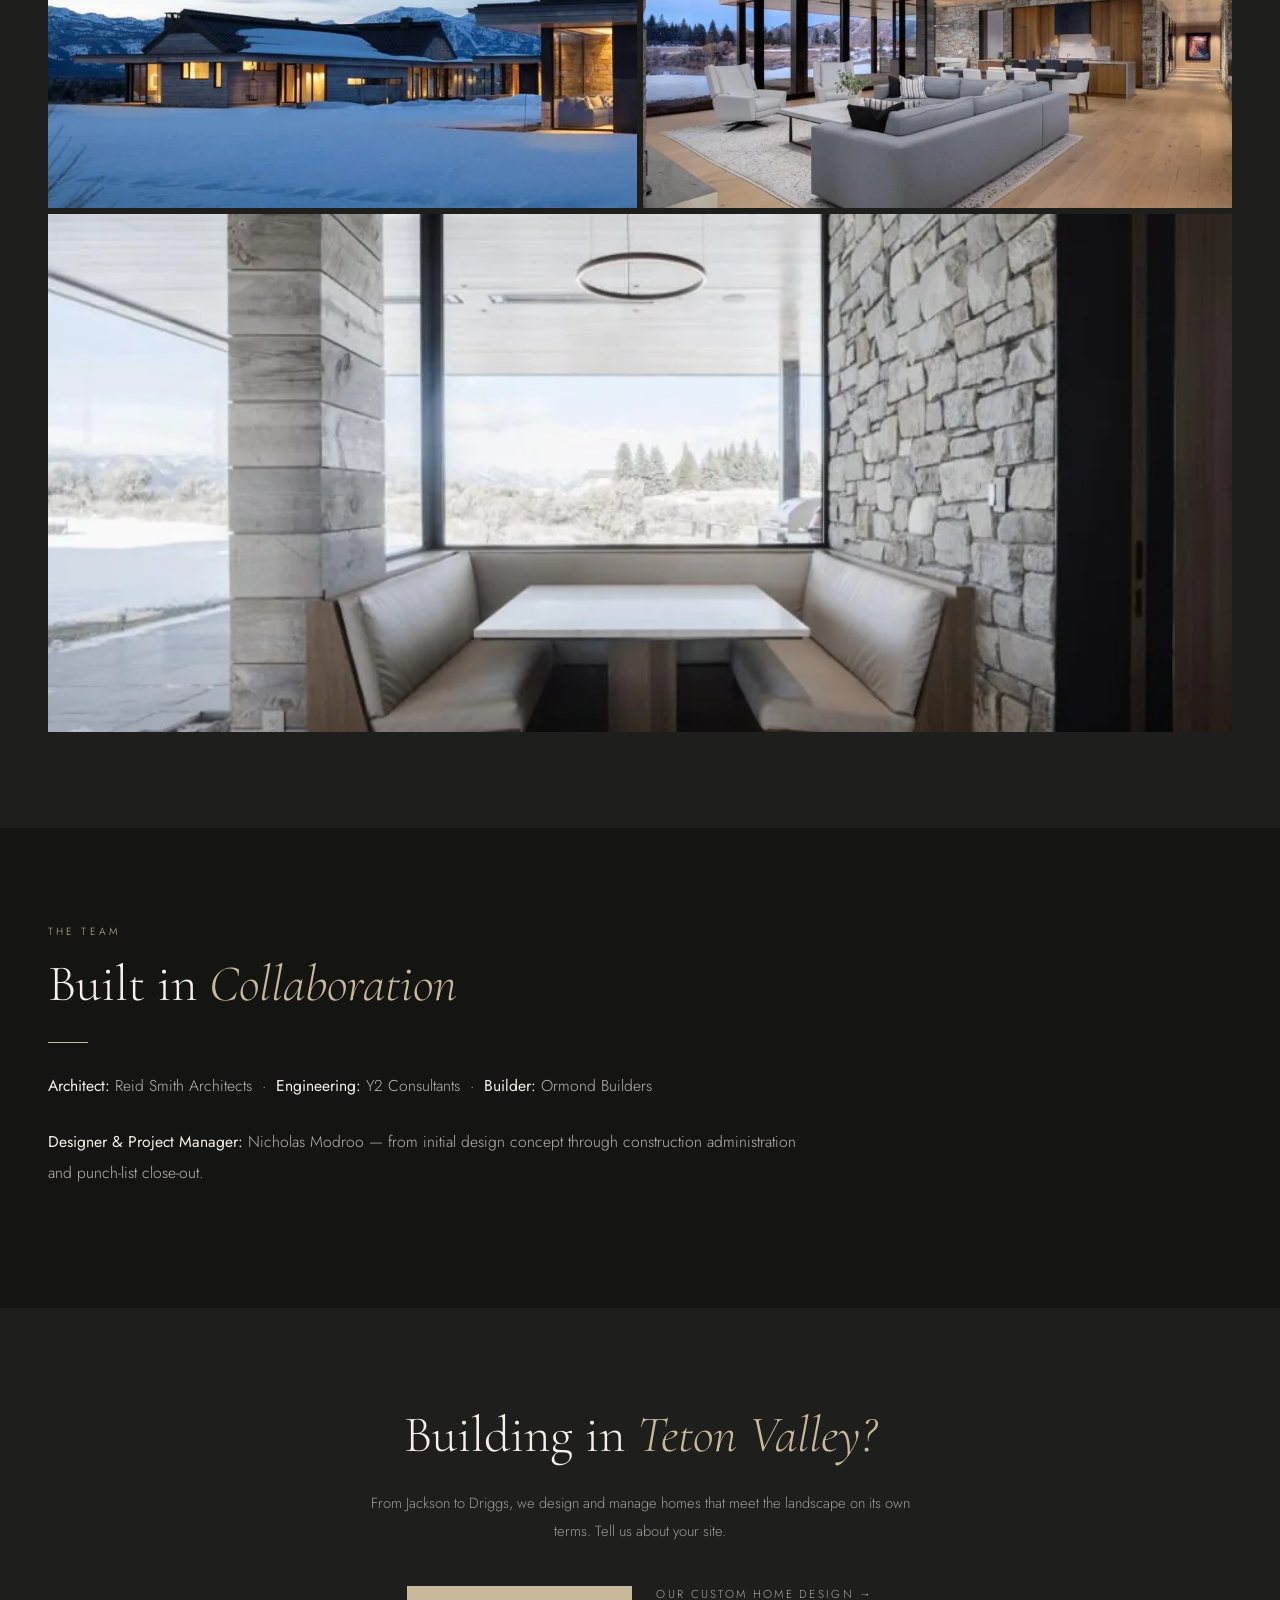
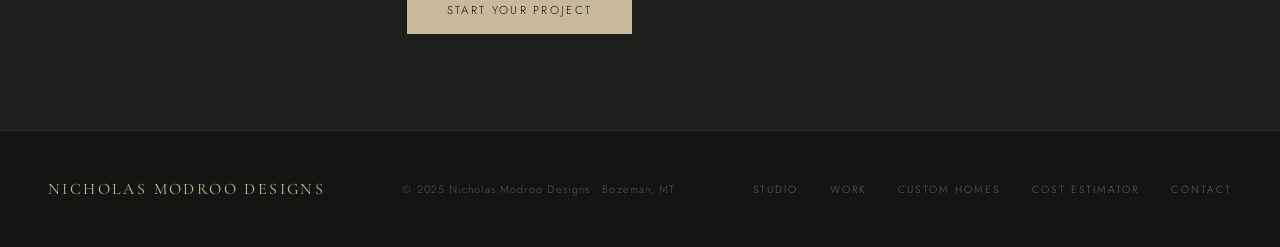
<file: teton-valley.html>
<!DOCTYPE html>
<html lang="en">
<head>
<meta charset="UTF-8">
<meta name="viewport" content="width=device-width, initial-scale=1.0">
<title>Teton Valley Custom Home — Jackson, WY | Nicholas Modroo Designs</title>
<meta name="description" content="A 13,200 sq ft custom residence and guest house in Teton Valley, Jackson WY. Designed and project-managed by Nicholas Modroo Designs.">
<link rel="canonical" href="https://www.nicholasmodroodesigns.com/teton-valley.html">
<meta name="robots" content="index, follow">
<meta property="og:type" content="article">
<meta property="og:title" content="Teton Valley Custom Home — Jackson, WY | Nicholas Modroo Designs">
<meta property="og:description" content="A 13,200 sq ft custom residence and guest house in Teton Valley, Jackson WY. Designed and project-managed by Nicholas Modroo Designs.">
<meta property="og:url" content="https://www.nicholasmodroodesigns.com/teton-valley.html">
<meta property="og:image" content="https://cdn.jsdelivr.net/gh/nmodroo/NicholasModrooDesigns@main/TetonCustom1.jpg">
<meta name="twitter:card" content="summary_large_image">
<link rel="icon" type="image/png" href="web/favicon-192.png">
<link rel="preload" as="image" href="web/TetonCustom1.webp" fetchpriority="high">
<link rel="preconnect" href="https://fonts.googleapis.com">
<link rel="preconnect" href="https://fonts.gstatic.com" crossorigin>
<link href="https://fonts.googleapis.com/css2?family=Cormorant+Garamond:ital,wght@0,300;0,400;0,500;1,300;1,400&family=Jost:wght@200;300;400;500&display=swap" rel="stylesheet">
<link rel="stylesheet" href="styles.css">
<script type="application/ld+json">
{
  "@context": "https://schema.org",
  "@type": "CreativeWork",
  "name": "Teton Valley Custom Home",
  "headline": "Teton Valley Custom Home — Jackson, WY",
  "about": "A 13,200 square foot custom residence and guest house in Teton Valley, Jackson, Wyoming.",
  "creator": { "@type": "GeneralContractor", "name": "Nicholas Modroo Designs", "telephone": "+1-406-602-3907", "url": "https://www.nicholasmodroodesigns.com/" },
  "locationCreated": { "@type": "Place", "name": "Teton Valley, Jackson, WY" },
  "dateCreated": "2024",
  "url": "https://www.nicholasmodroodesigns.com/teton-valley.html",
  "image": [
    "web/TetonCustom1.webp",
    "web/TetonCustom2.webp",
    "web/TetonCustom3.webp"
  ]
}
</script>
<script type="application/ld+json">
{
  "@context": "https://schema.org",
  "@type": "BreadcrumbList",
  "itemListElement": [
    { "@type": "ListItem", "position": 1, "name": "Home", "item": "https://www.nicholasmodroodesigns.com/" },
    { "@type": "ListItem", "position": 2, "name": "Work", "item": "https://www.nicholasmodroodesigns.com/#portfolio" },
    { "@type": "ListItem", "position": 3, "name": "Teton Valley Custom Home", "item": "https://www.nicholasmodroodesigns.com/teton-valley.html" }
  ]
}
</script>
<!-- Google Analytics 4 -->
<script async src="https://www.googletagmanager.com/gtag/js?id=G-BS2J5CHZ89"></script>
<script>
  window.dataLayer = window.dataLayer || [];
  function gtag(){dataLayer.push(arguments);}
  gtag('js', new Date());
  gtag('config', 'G-BS2J5CHZ89');
</script>
</head>
<body>

<nav>
  <a href="index.html" class="nav-logo">Nicholas <span>Modroo</span> Designs</a>
  <ul class="nav-links">
    <li><a href="index.html#about">Studio</a></li>
    <li><a href="custom-homes.html">Custom Homes</a></li>
    <li><a href="remodels.html">Remodels</a></li>
    <li><a href="ski-resort-homes.html">Ski Resort</a></li>
    <li><a href="cost-estimator.html">Cost Estimator</a></li>
  </ul>
  <a href="tel:+14066023907" class="nav-phone">406-602-3907</a>
  <a href="index.html#contact" class="nav-cta">Begin a Project</a>
</nav>

<header class="subhero">
  <div class="subhero-bg" style="background-image:url('web/TetonCustom1.webp')"></div>
  <div class="subhero-overlay"></div>
  <div class="subhero-content">
    <div class="subhero-eyebrow">Jackson, WY — Teton Valley · 13,200 sq ft</div>
    <h1 class="subhero-title">Teton Valley <em>Estate</em></h1>
    <p class="subhero-sub">A landmark 13,200-square-foot residence and guest house, where the scale of the landscape demands design that is equally bold and precise.</p>
  </div>
</header>

<nav class="crumb"><a href="index.html#portfolio">Work</a> &nbsp;/&nbsp; Teton Valley Custom Home</nav>

<section style="padding-bottom:3rem">
  <div class="facts">
    <div><div class="fact-label">Location</div><div class="fact-val">Teton Valley<br>Jackson, WY</div></div>
    <div><div class="fact-label">Type</div><div class="fact-val">13,200 sq ft<br>Estate + Guest House</div></div>
    <div><div class="fact-label">Role</div><div class="fact-val">Designer &amp;<br>Project Manager</div></div>
    <div><div class="fact-label">Status</div><div class="fact-val">Built · Completed<br>Summer 2024</div></div>
  </div>
</section>

<section style="padding-top:1rem">
  <div class="prose">
    <div class="section-label">The Project</div>
    <h2 class="section-title">Bold Enough for the <em>Tetons</em></h2>
    <div class="divider"></div>
    <p>In the shadow of the Tetons, a home has to hold its own against one of the most dramatic skylines in the country. This 13,200-square-foot residence and guest house answers that scale with design that is confident and precise — bold massing, deep covered outdoor rooms, and walls of glass that pull the range straight inside.</p>
    <p>Nicholas Modroo served as designer and project manager across the full arc of the project, from the earliest design concept through construction administration and punch-list close-out. A home of this size and ambition lives or dies on coordination, and ours stayed seamless from first sketch to final detail.</p>
    <p>The finished estate balances grandeur with genuine warmth — generous for entertaining, intimate where it counts, and rooted unmistakably in its place.</p>
  </div>
</section>

<section style="background:var(--charcoal)">
  <div style="max-width:1200px;margin:0 auto">
    <div class="section-label">The Home</div>
    <h2 class="section-title">In <em>Photographs</em></h2>
  </div>
  <div class="gallery">
    <figure class="wide"><img decoding="async" src="web/TetonCustom1.webp" alt="Custom mountain estate exterior, Teton Valley, Jackson WY" loading="lazy"></figure>
    <figure><img decoding="async" src="web/TetonCustom2.webp" alt="Great room with Teton views, Teton Valley custom home Jackson WY" loading="lazy"></figure>
    <figure><img decoding="async" src="web/TetonCustom3.webp" alt="Open living and dining, Teton Valley estate Jackson WY" loading="lazy"></figure>
    <figure><img decoding="async" src="web/TetonCustom4.webp" alt="Kitchen of the Teton Valley custom residence, Jackson WY" loading="lazy"></figure>
    <figure><img decoding="async" src="web/TetonCustom5.webp" alt="Covered outdoor room framing the Tetons, Teton Valley estate" loading="lazy"></figure>
    <figure><img decoding="async" src="web/TetonCustom6.webp" alt="Primary suite with mountain views, Teton Valley custom home" loading="lazy"></figure>
    <figure><img decoding="async" src="web/TetonCustom7.webp" alt="Interior detail, Teton Valley estate Jackson WY" loading="lazy"></figure>
    <figure class="wide"><img decoding="async" src="web/TetonCustom8.webp" alt="Exterior at dusk, Teton Valley custom residence Jackson WY" loading="lazy"></figure>
  </div>
</section>

<section>
  <div class="prose">
    <div class="section-label">The Team</div>
    <h2 class="section-title">Built in <em>Collaboration</em></h2>
    <div class="divider"></div>
    <p><strong>Architect:</strong> Reid Smith Architects &nbsp;·&nbsp; <strong>Engineering:</strong> Y2 Consultants &nbsp;·&nbsp; <strong>Builder:</strong> Ormond Builders</p>
    <p><strong>Designer &amp; Project Manager:</strong> Nicholas Modroo — from initial design concept through construction administration and punch-list close-out.</p>
  </div>
</section>

<div class="cta-band">
  <h2>Building in <em>Teton Valley?</em></h2>
  <p>From Jackson to Driggs, we design and manage homes that meet the landscape on its own terms. Tell us about your site.</p>
  <div style="display:flex;gap:1.5rem;justify-content:center;flex-wrap:wrap">
    <a href="index.html#contact" class="btn-primary">Start Your Project</a>
    <a href="custom-homes.html" class="btn-ghost">Our Custom Home Design →</a>
  </div>
</div>

<footer>
  <a href="index.html" class="footer-logo" style="text-decoration:none">Nicholas Modroo Designs</a>
  <div class="footer-copy">© 2025 Nicholas Modroo Designs · Bozeman, MT</div>
  <div class="footer-links">
    <a href="index.html#about">Studio</a>
    <a href="index.html#portfolio">Work</a>
    <a href="custom-homes.html">Custom Homes</a>
    <a href="cost-estimator.html">Cost Estimator</a>
    <a href="index.html#contact">Contact</a>
  </div>
</footer>

<script src="site.js" defer></script>
</body>
</html>
</file>
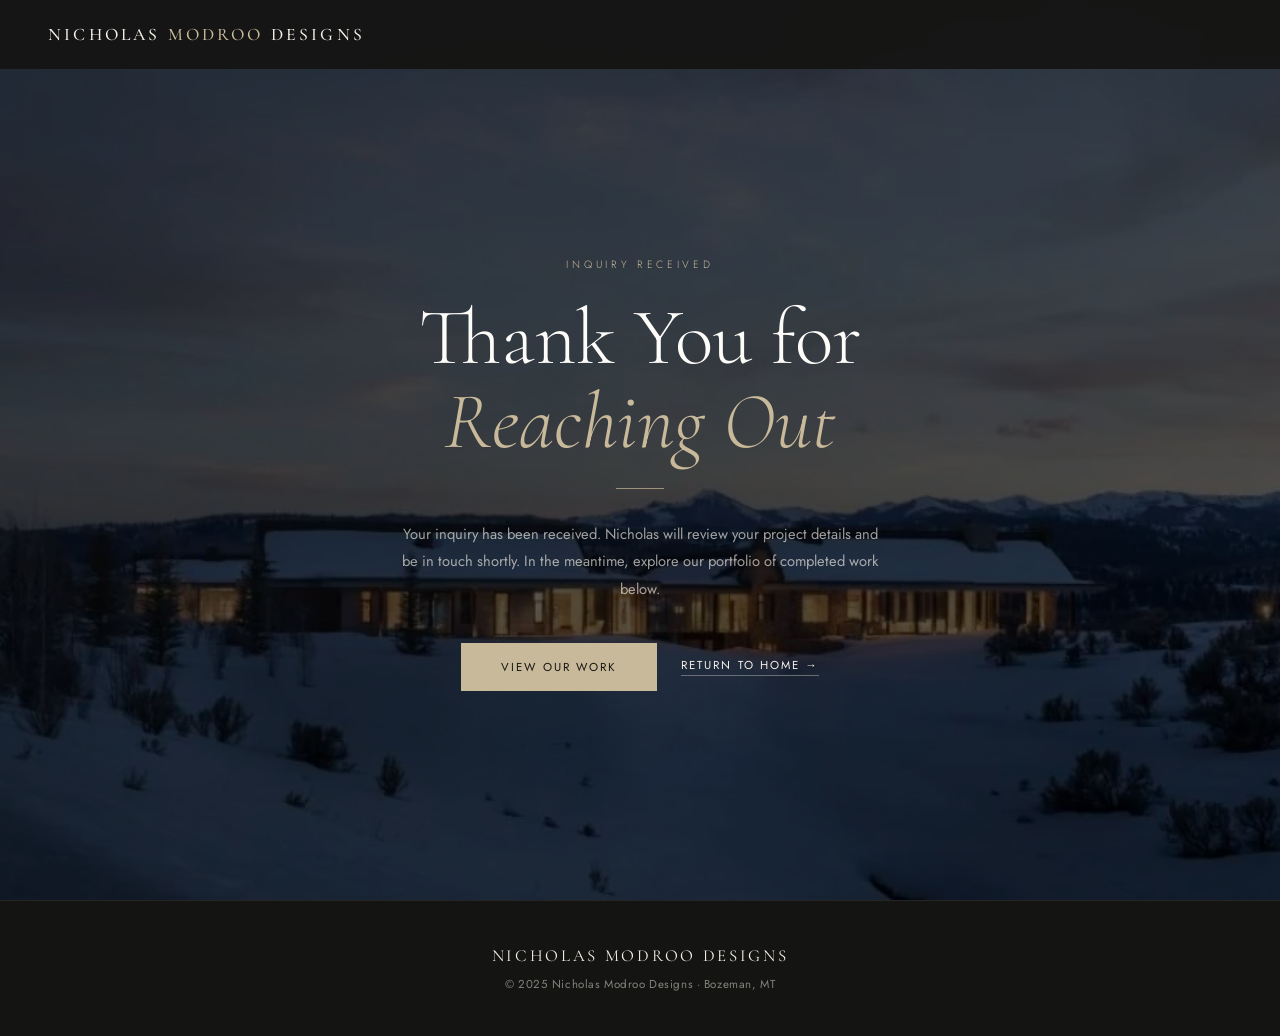
<file: thanks.html>
<!DOCTYPE html>
<html lang="en">
<head>
<meta charset="UTF-8">
<meta name="viewport" content="width=device-width, initial-scale=1.0">
<title>Thank You — Nicholas Modroo Designs</title>
<meta name="robots" content="noindex, follow">

<!-- Google tag (gtag.js) — GA4 + Google Ads conversions -->
<script async src="https://www.googletagmanager.com/gtag/js?id=AW-18237609208"></script>
<script>
  window.dataLayer = window.dataLayer || [];
  function gtag(){dataLayer.push(arguments);}
  gtag('js', new Date());
  gtag('config', 'G-BS2J5CHZ89');
  gtag('config', 'AW-18237609208');
  // If Google Ads gives you a conversion LABEL, add it here, e.g.:
  // gtag('event', 'conversion', {'send_to': 'AW-18237609208/YOUR_LABEL'});
</script>

<link rel="icon" type="image/png" href="web/favicon-192.png">
<link rel="preload" as="image" href="web/TetonCustom1.webp" fetchpriority="high">
<link rel="preconnect" href="https://fonts.googleapis.com">
<link rel="preconnect" href="https://fonts.gstatic.com" crossorigin>
<link href="https://fonts.googleapis.com/css2?family=Cormorant+Garamond:ital,wght@0,300;0,400;0,500;1,300;1,400&family=Jost:wght@200;300;400;500&display=swap" rel="stylesheet">
<style>
  :root{
    --cream:#f5f0e8; --stone:#c8b99a; --dark:#141412; --white:#fdfcf9;
  }
  *{margin:0;padding:0;box-sizing:border-box}
  html,body{background:var(--dark)}
  body{font-family:'Jost',sans-serif; color:var(--cream); -webkit-font-smoothing:antialiased}
  a{color:inherit}

  nav{
    position:fixed; top:0; left:0; right:0; z-index:10;
    display:flex; align-items:center; justify-content:space-between;
    padding:1.5rem 3rem;
    background:rgba(20,20,18,.92); backdrop-filter:blur(12px);
  }
  .nav-logo{
    font-family:'Cormorant Garamond',serif; font-weight:500;
    font-size:1.1rem; letter-spacing:.18em; text-transform:uppercase;
    color:var(--cream); text-decoration:none;
  }
  .nav-logo span{color:var(--stone)}

  .hero{
    position:relative; min-height:100vh; overflow:hidden;
    display:flex; align-items:center; justify-content:center;
    text-align:center; padding:7rem 1.5rem 4rem;
  }
  .hero-bg{
    position:absolute; inset:0; z-index:0;
    background:url('web/TetonCustom1.webp') center/cover no-repeat;
    filter:brightness(.35);
  }
  .inner{position:relative; z-index:1; max-width:640px}

  .eyebrow{
    font-size:.66rem; letter-spacing:.35em; text-transform:uppercase;
    color:var(--stone); font-weight:300; margin-bottom:1.5rem;
  }
  h1{
    font-family:'Cormorant Garamond',serif; font-weight:300;
    font-size:clamp(3rem,7vw,5rem); line-height:1.05; color:var(--white);
    margin-bottom:1.5rem;
  }
  h1 em{font-style:italic; color:var(--stone)}
  .divider{width:48px; height:1px; background:var(--stone); opacity:.7; margin:0 auto 2rem}
  .lead{
    font-size:.92rem; line-height:1.85; color:rgba(245,240,232,.65);
    max-width:480px; margin:0 auto 2.5rem;
  }
  .actions{display:flex; gap:1.5rem; justify-content:center; align-items:center; flex-wrap:wrap}
  .btn-primary{
    display:inline-block; background:var(--stone); color:var(--dark);
    padding:1rem 2.5rem; text-decoration:none; font-size:.72rem;
    letter-spacing:.18em; text-transform:uppercase; transition:opacity .2s;
  }
  .btn-primary:hover{opacity:.88}
  .btn-text{
    display:inline-block; color:var(--cream); text-decoration:none;
    font-size:.72rem; letter-spacing:.18em; text-transform:uppercase;
    padding-bottom:2px; border-bottom:1px solid rgba(245,240,232,.35); transition:border-color .2s;
  }
  .btn-text:hover{border-color:var(--cream)}

  footer{
    background:var(--dark); text-align:center; padding:2.75rem 1.5rem;
    border-top:1px solid rgba(245,240,232,.08);
  }
  .footer-logo{
    font-family:'Cormorant Garamond',serif; font-size:1.05rem; letter-spacing:.16em;
    text-transform:uppercase; color:var(--cream); text-decoration:none; display:block; margin-bottom:.6rem;
  }
  .footer-copy{font-size:.72rem; letter-spacing:.05em; color:rgba(245,240,232,.5)}

  @media(max-width:600px){
    nav{padding:1.25rem 1.5rem}
    .actions{flex-direction:column; gap:1.1rem}
  }
</style>
</head>
<body>

<nav>
  <a href="index.html" class="nav-logo">Nicholas <span>Modroo</span> Designs</a>
</nav>

<section class="hero">
  <div class="hero-bg"></div>
  <div class="inner">
    <div class="eyebrow">Inquiry Received</div>
    <h1>Thank You for<br><em>Reaching Out</em></h1>
    <div class="divider"></div>
    <p class="lead">Your inquiry has been received. Nicholas will review your project details and be in touch shortly. In the meantime, explore our portfolio of completed work below.</p>
    <div class="actions">
      <a href="index.html#portfolio" class="btn-primary">View Our Work</a>
      <a href="index.html" class="btn-text">Return to Home →</a>
    </div>
  </div>
</section>

<footer>
  <a href="index.html" class="footer-logo">Nicholas Modroo Designs</a>
  <div class="footer-copy">© 2025 Nicholas Modroo Designs · Bozeman, MT</div>
</footer>

<script src="site.js" defer></script>
</body>
</html>
</file>
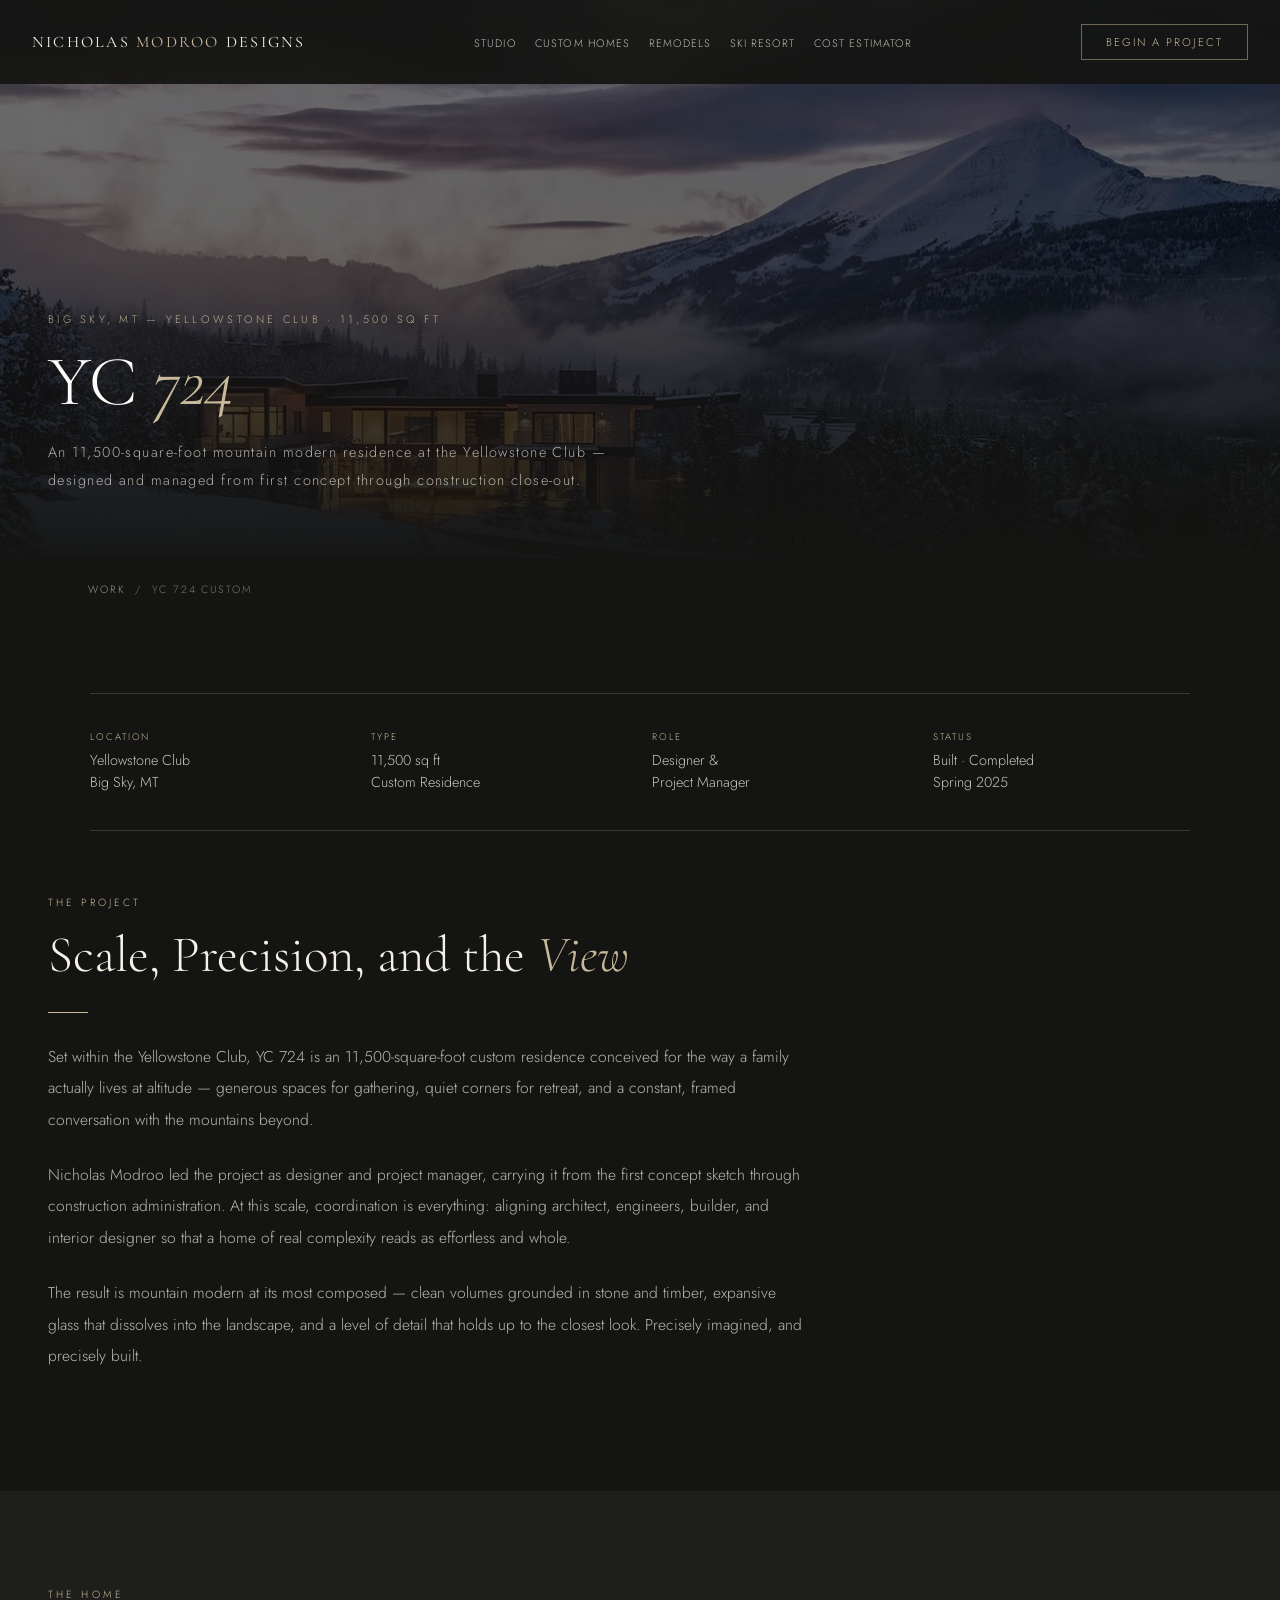
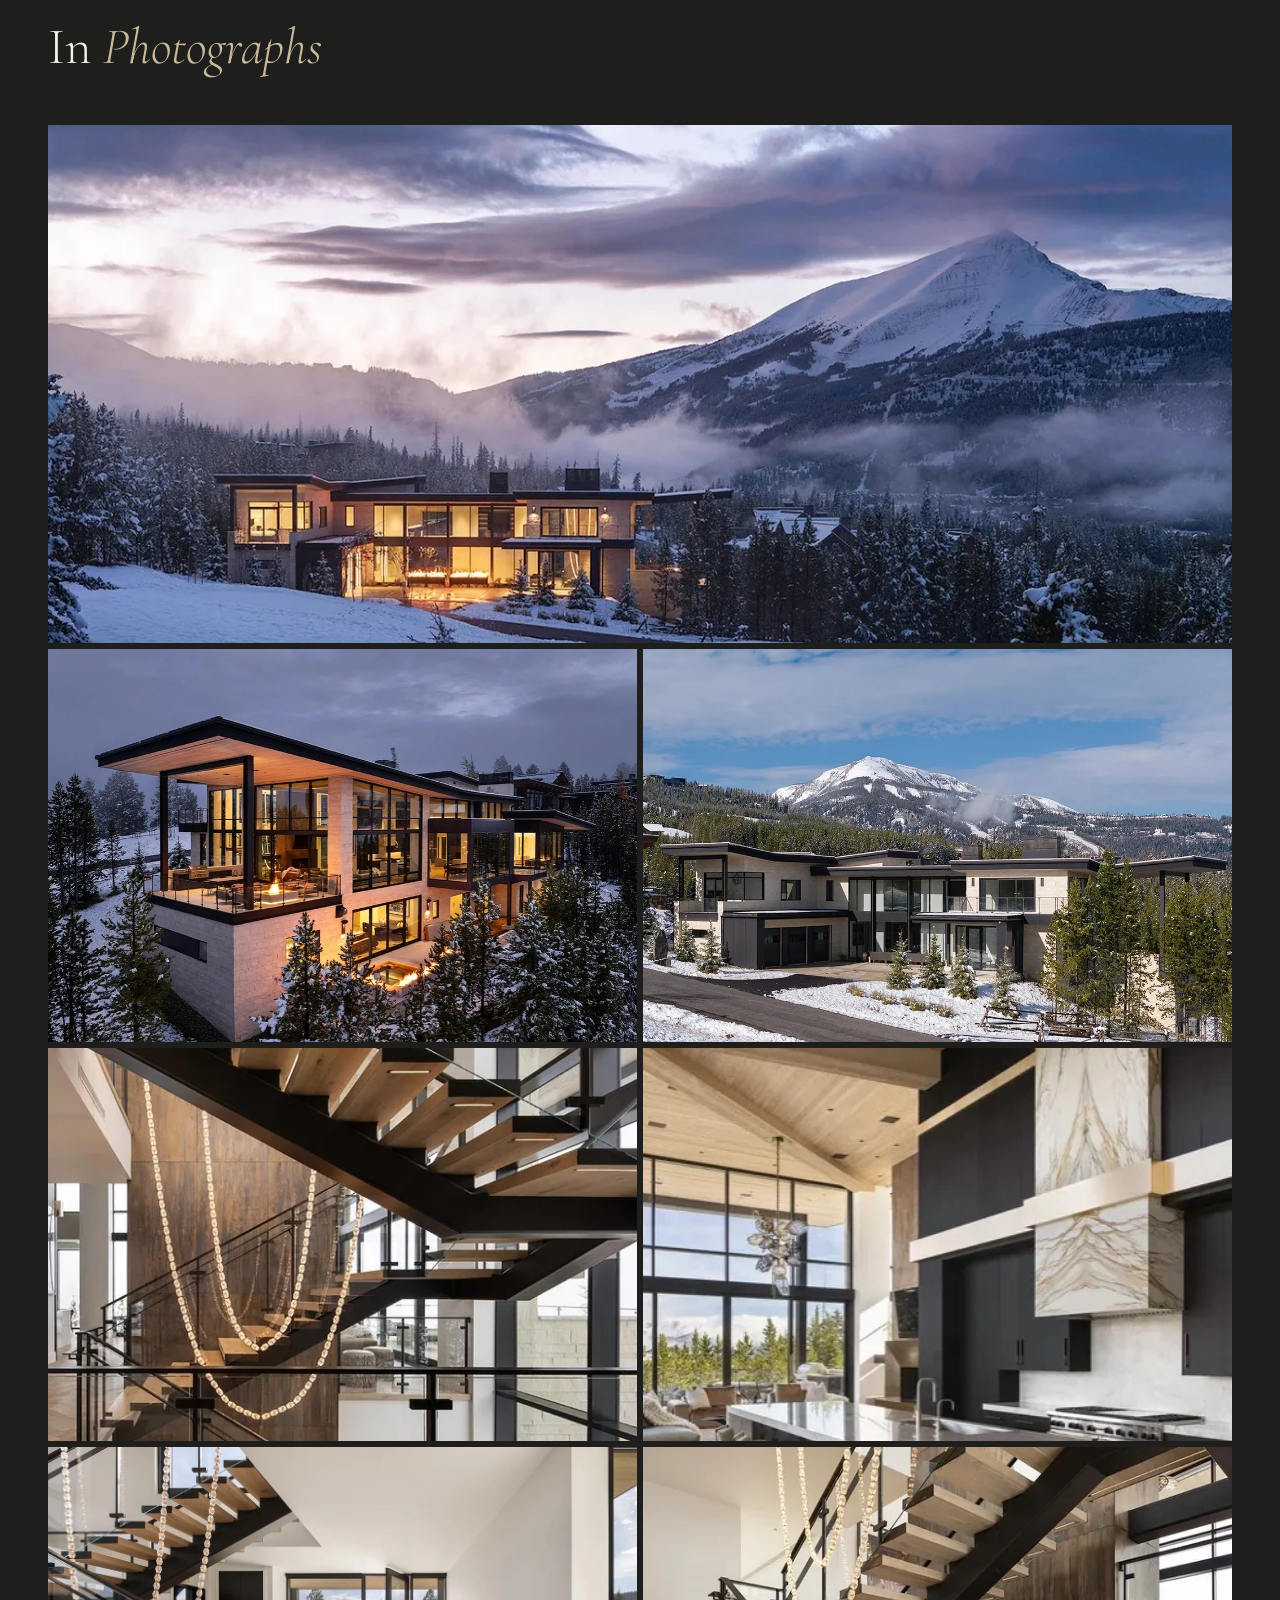
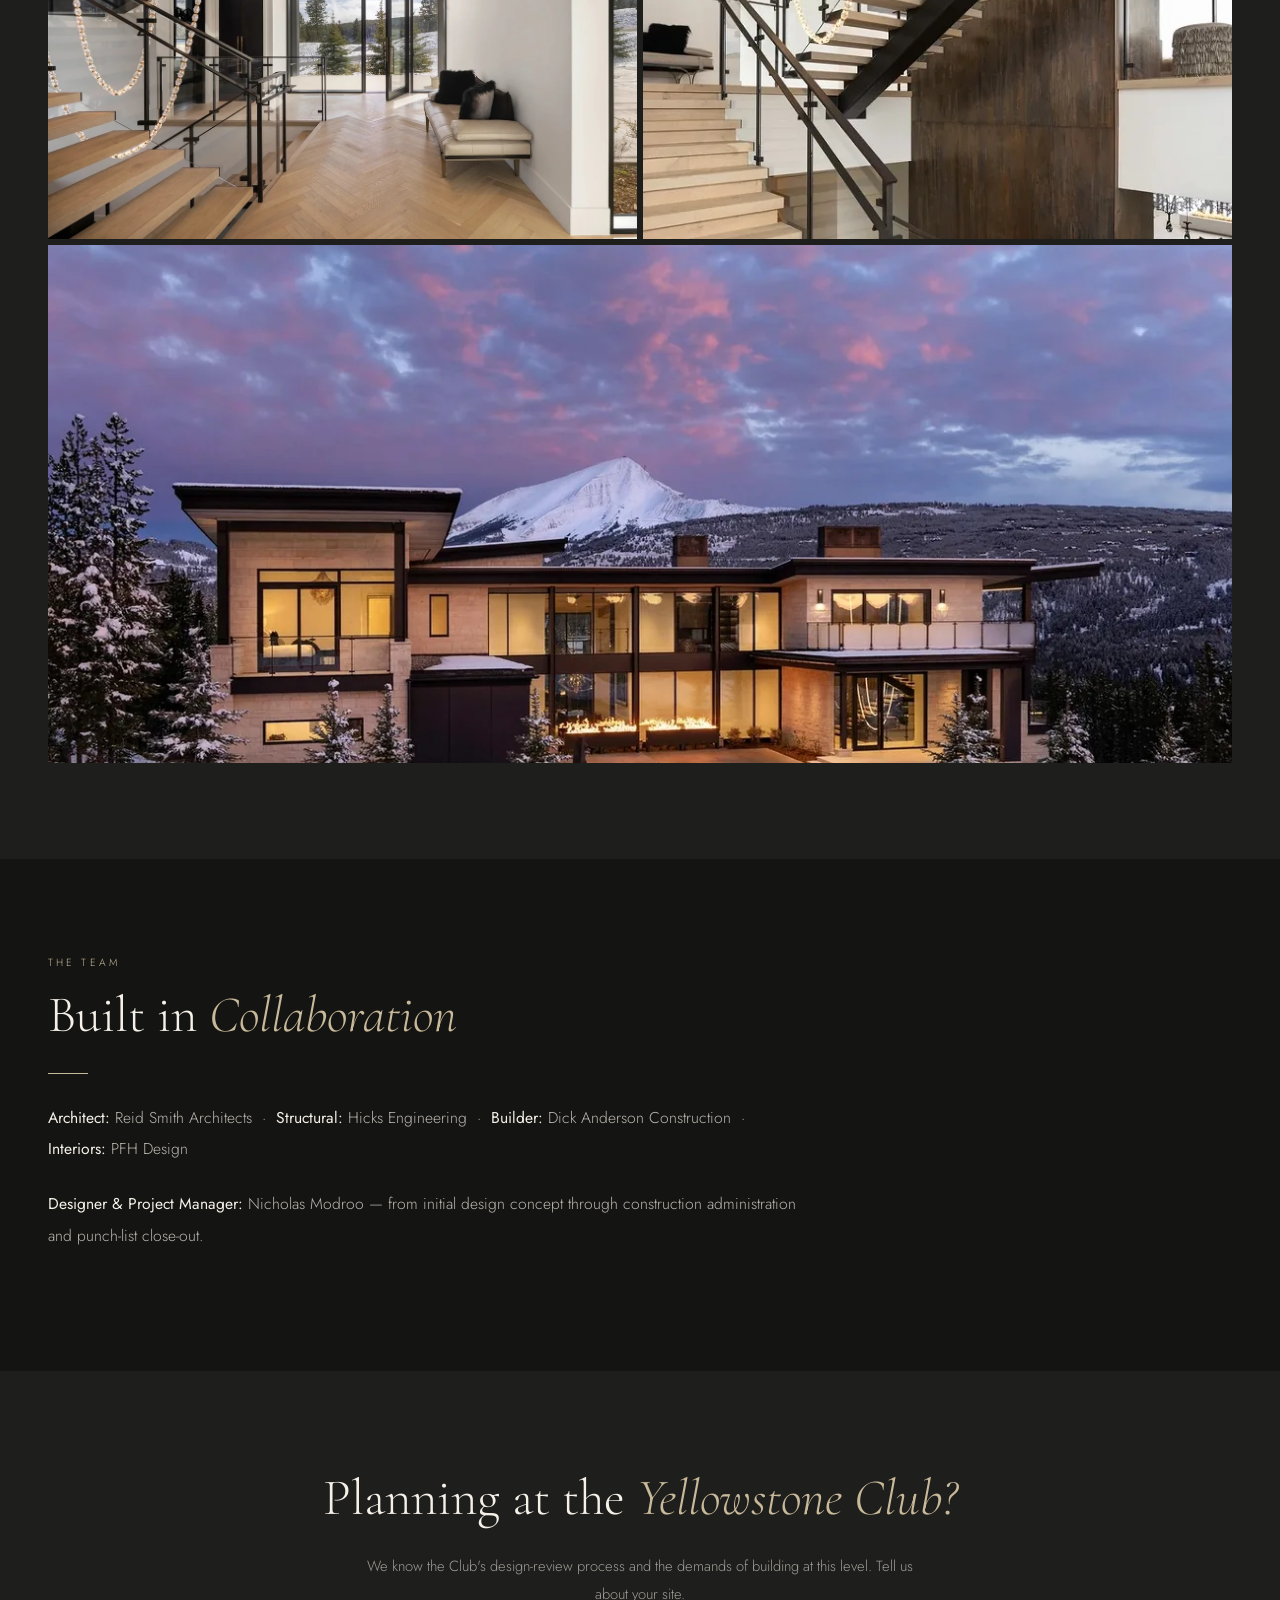
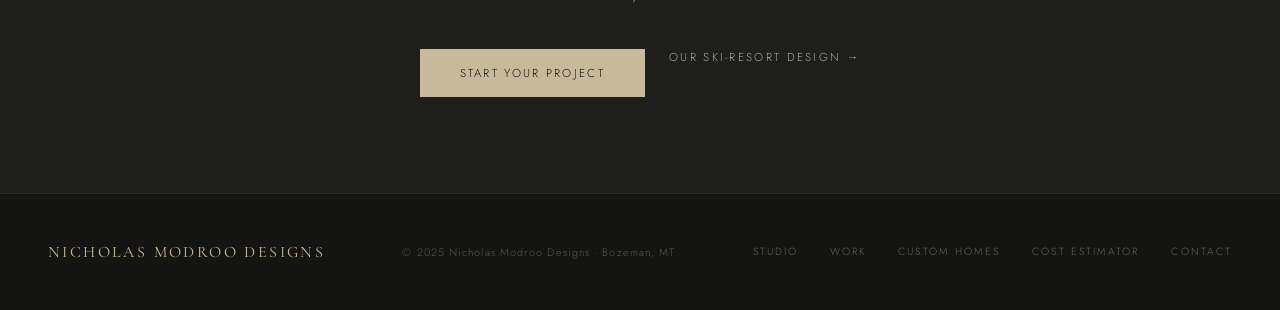
<file: yc-724.html>
<!DOCTYPE html>
<html lang="en">
<head>
<meta charset="UTF-8">
<meta name="viewport" content="width=device-width, initial-scale=1.0">
<title>YC 724 — Yellowstone Club Custom Home, Big Sky MT | Nicholas Modroo Designs</title>
<meta name="description" content="YC 724 — an 11,500 sq ft mountain modern custom residence at the Yellowstone Club, Big Sky MT. Designed and project-managed by Nicholas Modroo Designs.">
<link rel="canonical" href="https://www.nicholasmodroodesigns.com/yc-724.html">
<meta name="robots" content="index, follow">
<meta property="og:type" content="article">
<meta property="og:title" content="YC 724 — Yellowstone Club Custom Home, Big Sky MT | Nicholas Modroo Designs">
<meta property="og:description" content="YC 724 — an 11,500 sq ft mountain modern custom residence at the Yellowstone Club, Big Sky MT. Designed and project-managed by Nicholas Modroo Designs.">
<meta property="og:url" content="https://www.nicholasmodroodesigns.com/yc-724.html">
<meta property="og:image" content="https://cdn.jsdelivr.net/gh/nmodroo/NicholasModrooDesigns@7b0ce242385acc7c2f7bb2f4bd1f52cc41400d87/YC724-1.jpg">
<meta name="twitter:card" content="summary_large_image">
<link rel="icon" type="image/png" href="web/favicon-192.png">
<link rel="preload" as="image" href="web/YC724-1.webp" fetchpriority="high">
<link rel="preconnect" href="https://fonts.googleapis.com">
<link rel="preconnect" href="https://fonts.gstatic.com" crossorigin>
<link href="https://fonts.googleapis.com/css2?family=Cormorant+Garamond:ital,wght@0,300;0,400;0,500;1,300;1,400&family=Jost:wght@200;300;400;500&display=swap" rel="stylesheet">
<link rel="stylesheet" href="styles.css">
<script type="application/ld+json">
{
  "@context": "https://schema.org",
  "@type": "CreativeWork",
  "name": "YC 724 Custom",
  "headline": "YC 724 — Yellowstone Club Custom Home, Big Sky MT",
  "about": "An 11,500 square foot mountain modern custom residence at the Yellowstone Club, Big Sky, Montana.",
  "creator": { "@type": "GeneralContractor", "name": "Nicholas Modroo Designs", "telephone": "+1-406-602-3907", "url": "https://www.nicholasmodroodesigns.com/" },
  "locationCreated": { "@type": "Place", "name": "Yellowstone Club, Big Sky, MT" },
  "dateCreated": "2025",
  "url": "https://www.nicholasmodroodesigns.com/yc-724.html",
  "image": [
    "web/YC724-1.webp",
    "web/YC724-3.webp",
    "web/YC724-5.webp"
  ]
}
</script>
<script type="application/ld+json">
{
  "@context": "https://schema.org",
  "@type": "BreadcrumbList",
  "itemListElement": [
    { "@type": "ListItem", "position": 1, "name": "Home", "item": "https://www.nicholasmodroodesigns.com/" },
    { "@type": "ListItem", "position": 2, "name": "Work", "item": "https://www.nicholasmodroodesigns.com/#portfolio" },
    { "@type": "ListItem", "position": 3, "name": "YC 724 Custom", "item": "https://www.nicholasmodroodesigns.com/yc-724.html" }
  ]
}
</script>
<!-- Google Analytics 4 -->
<script async src="https://www.googletagmanager.com/gtag/js?id=G-BS2J5CHZ89"></script>
<script>
  window.dataLayer = window.dataLayer || [];
  function gtag(){dataLayer.push(arguments);}
  gtag('js', new Date());
  gtag('config', 'G-BS2J5CHZ89');
</script>
</head>
<body>

<nav>
  <a href="index.html" class="nav-logo">Nicholas <span>Modroo</span> Designs</a>
  <ul class="nav-links">
    <li><a href="index.html#about">Studio</a></li>
    <li><a href="custom-homes.html">Custom Homes</a></li>
    <li><a href="remodels.html">Remodels</a></li>
    <li><a href="ski-resort-homes.html">Ski Resort</a></li>
    <li><a href="cost-estimator.html">Cost Estimator</a></li>
  </ul>
  <a href="tel:+14066023907" class="nav-phone">406-602-3907</a>
  <a href="index.html#contact" class="nav-cta">Begin a Project</a>
</nav>

<header class="subhero">
  <div class="subhero-bg" style="background-image:url('web/YC724-1.webp')"></div>
  <div class="subhero-overlay"></div>
  <div class="subhero-content">
    <div class="subhero-eyebrow">Big Sky, MT — Yellowstone Club · 11,500 sq ft</div>
    <h1 class="subhero-title">YC <em>724</em></h1>
    <p class="subhero-sub">An 11,500-square-foot mountain modern residence at the Yellowstone Club — designed and managed from first concept through construction close-out.</p>
  </div>
</header>

<nav class="crumb"><a href="index.html#portfolio">Work</a> &nbsp;/&nbsp; YC 724 Custom</nav>

<section style="padding-bottom:3rem">
  <div class="facts">
    <div><div class="fact-label">Location</div><div class="fact-val">Yellowstone Club<br>Big Sky, MT</div></div>
    <div><div class="fact-label">Type</div><div class="fact-val">11,500 sq ft<br>Custom Residence</div></div>
    <div><div class="fact-label">Role</div><div class="fact-val">Designer &amp;<br>Project Manager</div></div>
    <div><div class="fact-label">Status</div><div class="fact-val">Built · Completed<br>Spring 2025</div></div>
  </div>
</section>

<section style="padding-top:1rem">
  <div class="prose">
    <div class="section-label">The Project</div>
    <h2 class="section-title">Scale, Precision, and the <em>View</em></h2>
    <div class="divider"></div>
    <p>Set within the Yellowstone Club, YC 724 is an 11,500-square-foot custom residence conceived for the way a family actually lives at altitude — generous spaces for gathering, quiet corners for retreat, and a constant, framed conversation with the mountains beyond.</p>
    <p>Nicholas Modroo led the project as designer and project manager, carrying it from the first concept sketch through construction administration. At this scale, coordination is everything: aligning architect, engineers, builder, and interior designer so that a home of real complexity reads as effortless and whole.</p>
    <p>The result is mountain modern at its most composed — clean volumes grounded in stone and timber, expansive glass that dissolves into the landscape, and a level of detail that holds up to the closest look. Precisely imagined, and precisely built.</p>
  </div>
</section>

<section style="background:var(--charcoal)">
  <div style="max-width:1200px;margin:0 auto">
    <div class="section-label">The Home</div>
    <h2 class="section-title">In <em>Photographs</em></h2>
  </div>
  <div class="gallery">
    <figure class="wide"><img srcset="web/YC724-1-1200.webp 1200w, web/YC724-1.webp 1276w" sizes="(max-width: 768px) 100vw, 800px" decoding="async" src="web/YC724-1.webp" alt="Mountain modern custom residence exterior, YC 724, Yellowstone Club Big Sky MT" loading="lazy"></figure>
    <figure><img decoding="async" src="web/YC724-3.webp" alt="Great room with timber and glass, YC 724 Yellowstone Club custom home" loading="lazy"></figure>
    <figure><img decoding="async" src="web/YC724-5.webp" alt="Living space framing the mountain views, YC 724 Big Sky MT" loading="lazy"></figure>
    <figure><img decoding="async" src="web/YC724-4.webp" alt="Kitchen and dining of the YC 724 custom residence, Yellowstone Club" loading="lazy"></figure>
    <figure><img decoding="async" src="web/YC724-2.webp" alt="Interior detail, YC 724 mountain modern home, Big Sky MT" loading="lazy"></figure>
    <figure><img srcset="web/YC724-10-1200.webp 1200w, web/YC724-10.webp 1410w" sizes="(max-width: 768px) 100vw, 800px" decoding="async" src="web/YC724-10.webp" alt="Primary suite with mountain views, YC 724 Yellowstone Club" loading="lazy"></figure>
    <figure><img decoding="async" src="web/YC724-14.webp" alt="Stone and steel detailing, YC 724 custom home Big Sky MT" loading="lazy"></figure>
    <figure class="wide"><img srcset="web/YC724-19-1200.webp 1200w, web/YC724-19.webp 1407w" sizes="(max-width: 768px) 100vw, 800px" decoding="async" src="web/YC724-19.webp" alt="Exterior at dusk, YC 724 Yellowstone Club custom residence" loading="lazy"></figure>
  </div>
</section>

<section>
  <div class="prose">
    <div class="section-label">The Team</div>
    <h2 class="section-title">Built in <em>Collaboration</em></h2>
    <div class="divider"></div>
    <p><strong>Architect:</strong> Reid Smith Architects &nbsp;·&nbsp; <strong>Structural:</strong> Hicks Engineering &nbsp;·&nbsp; <strong>Builder:</strong> Dick Anderson Construction &nbsp;·&nbsp; <strong>Interiors:</strong> PFH Design</p>
    <p><strong>Designer &amp; Project Manager:</strong> Nicholas Modroo — from initial design concept through construction administration and punch-list close-out.</p>
  </div>
</section>

<div class="cta-band">
  <h2>Planning at the <em>Yellowstone Club?</em></h2>
  <p>We know the Club's design-review process and the demands of building at this level. Tell us about your site.</p>
  <div style="display:flex;gap:1.5rem;justify-content:center;flex-wrap:wrap">
    <a href="index.html#contact" class="btn-primary">Start Your Project</a>
    <a href="ski-resort-homes.html" class="btn-ghost">Our Ski-Resort Design →</a>
  </div>
</div>

<footer>
  <a href="index.html" class="footer-logo" style="text-decoration:none">Nicholas Modroo Designs</a>
  <div class="footer-copy">© 2025 Nicholas Modroo Designs · Bozeman, MT</div>
  <div class="footer-links">
    <a href="index.html#about">Studio</a>
    <a href="index.html#portfolio">Work</a>
    <a href="custom-homes.html">Custom Homes</a>
    <a href="cost-estimator.html">Cost Estimator</a>
    <a href="index.html#contact">Contact</a>
  </div>
</footer>

<script src="site.js" defer></script>
</body>
</html>
</file>
<file: styles.css>
/* Nicholas Modroo Designs — shared stylesheet
   Used by the service/interior pages. The homepage (index.html) keeps its own
   inline styles; this file mirrors them so the sub-pages match exactly. */

*{margin:0;padding:0;box-sizing:border-box}
:root{
  --cream:#f5f0e8;
  --stone:#c8b99a;
  --charcoal:#1e1e1c;
  --dark:#141412;
  --mid:#3a3834;
  --accent:#8a7355;
  --white:#fdfcf9;
}
html{scroll-behavior:smooth}
body{background:var(--dark);color:var(--cream);font-family:'Jost',sans-serif;font-weight:300;overflow-x:hidden}

nav{position:fixed;top:0;left:0;right:0;z-index:100;display:flex;align-items:center;justify-content:space-between;padding:1.5rem 3rem;transition:background 0.4s;background:rgba(20,20,18,0.92);backdrop-filter:blur(12px)}
.nav-logo{font-family:'Cormorant Garamond',serif;font-size:1.1rem;font-weight:400;letter-spacing:0.18em;text-transform:uppercase;color:var(--cream);text-decoration:none}
.nav-logo span{color:var(--stone)}
.nav-links{display:flex;gap:2.5rem;list-style:none}
.nav-links a{color:var(--cream);text-decoration:none;font-size:0.72rem;letter-spacing:0.2em;text-transform:uppercase;opacity:0.75;transition:opacity 0.2s}
.nav-links a:hover,.nav-links a.active{opacity:1;color:var(--stone)}
.nav-cta{font-size:0.7rem;letter-spacing:0.18em;text-transform:uppercase;border:0.5px solid rgba(200,185,154,0.5);padding:0.55rem 1.5rem;color:var(--stone);text-decoration:none;transition:all 0.25s}
.nav-cta:hover{background:var(--stone);color:var(--dark)}
.nav-phone{font-size:0.72rem;letter-spacing:0.16em;color:var(--stone);text-decoration:none;margin-right:1.5rem;opacity:0.85;transition:opacity 0.2s}
.nav-phone:hover{opacity:1}

/* Sub-page hero (shorter than the homepage hero) */
.subhero{position:relative;height:62vh;min-height:440px;display:flex;align-items:flex-end;overflow:hidden}
.subhero-bg{position:absolute;inset:0;background-position:center;background-size:cover;background-repeat:no-repeat;filter:brightness(0.5)}
.subhero-overlay{position:absolute;inset:0;background:linear-gradient(to top, rgba(20,20,18,0.95) 0%, rgba(20,20,18,0.25) 55%, rgba(20,20,18,0.15) 100%)}
.subhero-content{position:relative;z-index:2;padding:0 3rem 4rem;max-width:920px}
.subhero-eyebrow{font-size:0.68rem;letter-spacing:0.3em;text-transform:uppercase;color:var(--stone);margin-bottom:1.1rem;opacity:0.9}
.subhero-title{font-family:'Cormorant Garamond',serif;font-size:clamp(2.6rem,5.5vw,5rem);font-weight:300;line-height:1.04;color:var(--white);margin-bottom:1.25rem}
.subhero-title em{font-style:italic;color:var(--stone)}
.subhero-sub{font-size:0.9rem;letter-spacing:0.1em;color:rgba(245,240,232,0.7);max-width:560px;line-height:1.95}

/* Breadcrumb */
.crumb{position:static;background:none;backdrop-filter:none;display:block;z-index:auto;max-width:1200px;margin:0 auto;padding:1.5rem 3rem 0;font-size:0.66rem;letter-spacing:0.18em;text-transform:uppercase;color:rgba(245,240,232,0.45)}
.crumb a{color:rgba(245,240,232,0.6);text-decoration:none}
.crumb a:hover{color:var(--stone)}

section{padding:6rem 3rem}
.section-label{font-size:0.65rem;letter-spacing:0.3em;text-transform:uppercase;color:var(--stone);margin-bottom:1rem}
.section-title{font-family:'Cormorant Garamond',serif;font-size:clamp(2rem,4vw,3.2rem);font-weight:300;line-height:1.15;color:var(--cream)}
.section-title em{font-style:italic;color:var(--stone)}
.divider{width:40px;height:0.5px;background:var(--stone);margin:1.75rem 0}

.prose{max-width:760px}
.prose p{font-size:0.98rem;line-height:2;color:rgba(245,240,232,0.74);margin-bottom:1.5rem}
.prose p strong{color:var(--cream);font-weight:400}

/* Feature grid (reuses the homepage service-card look) */
.feature-grid{display:grid;grid-template-columns:repeat(3,1fr);gap:0.5px;max-width:1200px;margin:3.5rem auto 0;background:rgba(200,185,154,0.15)}
.feature-card{background:var(--charcoal);padding:2.75rem 2.25rem;transition:background 0.3s}
.feature-card:hover{background:var(--mid)}
.feature-icon{font-size:1.4rem;color:var(--stone);margin-bottom:1.25rem}
.feature-name{font-family:'Cormorant Garamond',serif;font-size:1.4rem;font-weight:400;color:var(--cream);margin-bottom:0.9rem}
.feature-desc{font-size:0.82rem;line-height:1.9;color:rgba(245,240,232,0.55)}

/* Project strip */
.proj-strip{display:grid;grid-template-columns:repeat(3,1fr);gap:4px;max-width:1200px;margin:3rem auto 0}
.proj-tile{position:relative;height:300px;overflow:hidden;text-decoration:none;display:block}
.proj-tile img{width:100%;height:100%;object-fit:cover;transition:transform 0.6s ease,filter 0.4s}
.proj-tile:hover img{transform:scale(1.04);filter:brightness(0.6)}
.proj-tile-overlay{position:absolute;inset:0;background:linear-gradient(to top,rgba(20,20,18,0.9) 0%,transparent 55%);display:flex;flex-direction:column;justify-content:flex-end;padding:1.5rem}
.proj-tile-loc{font-size:0.6rem;letter-spacing:0.22em;text-transform:uppercase;color:var(--stone);margin-bottom:0.35rem}
.proj-tile-name{font-family:'Cormorant Garamond',serif;font-size:1.25rem;color:var(--white)}

/* FAQ */
.faq{max-width:820px;margin:3rem auto 0}
.faq-item{border-top:0.5px solid rgba(200,185,154,0.18);padding:1.75rem 0}
.faq-item:last-child{border-bottom:0.5px solid rgba(200,185,154,0.18)}
.faq-q{font-family:'Cormorant Garamond',serif;font-size:1.3rem;font-weight:400;color:var(--cream);margin-bottom:0.75rem}
.faq-a{font-size:0.9rem;line-height:1.95;color:rgba(245,240,232,0.65)}

/* CTA band */
.cta-band{background:var(--charcoal);text-align:center;padding:6rem 3rem}
.cta-band h2{font-family:'Cormorant Garamond',serif;font-size:clamp(2rem,4vw,3.2rem);font-weight:300;color:var(--cream);margin-bottom:1.5rem}
.cta-band h2 em{font-style:italic;color:var(--stone)}
.cta-band p{font-size:0.92rem;line-height:1.9;color:rgba(245,240,232,0.6);max-width:560px;margin:0 auto 2.5rem}

/* Inquiry form (matches the homepage contact form) */
.cta-form{max-width:680px;margin:0 auto;text-align:left;display:flex;flex-direction:column;gap:1.25rem}
.form-row{display:grid;grid-template-columns:1fr 1fr;gap:1rem}
.form-field{display:flex;flex-direction:column;gap:0.4rem}
.form-label{font-size:0.65rem;letter-spacing:0.2em;text-transform:uppercase;color:rgba(245,240,232,0.5)}
.form-input{background:rgba(245,240,232,0.04);border:0.5px solid rgba(200,185,154,0.25);color:var(--cream);padding:0.85rem 1rem;font-family:'Jost',sans-serif;font-size:0.85rem;outline:none;transition:border-color 0.2s}
.form-input:focus{border-color:var(--stone)}
.form-input::placeholder{color:rgba(245,240,232,0.2)}
.form-input option{background:var(--charcoal);color:var(--cream)}
.form-input.textarea{min-height:130px;resize:vertical}
.form-submit{background:var(--stone);color:var(--dark);border:none;font-family:'Jost',sans-serif;font-size:0.72rem;letter-spacing:0.2em;text-transform:uppercase;padding:1.1rem 2.5rem;cursor:pointer;width:fit-content;transition:background 0.25s}
.form-submit:hover{background:var(--cream)}
.form-submit:disabled{opacity:0.6;cursor:wait}
.cta-band .form-error{font-size:0.8rem;line-height:1.7;color:#e8b4a0;border:0.5px solid rgba(232,180,160,0.4);padding:0.85rem 1rem;margin:0;max-width:none}
.form-error a{color:var(--cream)}
.cta-band .cta-alt{font-size:0.75rem;color:rgba(245,240,232,0.4);margin:0;max-width:none}
.cta-alt a{color:var(--stone);text-decoration:none}

.btn-primary{background:var(--stone);color:var(--dark);text-decoration:none;font-size:0.72rem;letter-spacing:0.2em;text-transform:uppercase;padding:1rem 2.5rem;transition:all 0.25s;display:inline-block}
.btn-primary:hover{background:var(--cream)}
.btn-ghost{color:var(--cream);text-decoration:none;font-size:0.72rem;letter-spacing:0.2em;text-transform:uppercase;opacity:0.65;border-bottom:0.5px solid transparent;padding-bottom:2px;transition:all 0.25s}
.btn-ghost:hover{opacity:1;border-bottom-color:var(--stone)}
.btn-row{display:flex;gap:1.5rem;align-items:center;margin-top:2.25rem;flex-wrap:wrap}

footer{background:var(--dark);border-top:0.5px solid rgba(200,185,154,0.12);padding:3rem;display:flex;align-items:center;justify-content:space-between;flex-wrap:wrap;gap:1rem}
.footer-logo{font-family:'Cormorant Garamond',serif;font-size:1rem;font-weight:400;letter-spacing:0.15em;text-transform:uppercase;color:var(--stone)}
.footer-copy{font-size:0.68rem;letter-spacing:0.1em;color:rgba(245,240,232,0.3)}
.footer-links{display:flex;gap:2rem;flex-wrap:wrap}
.footer-links a{font-size:0.65rem;letter-spacing:0.2em;text-transform:uppercase;color:rgba(245,240,232,0.35);text-decoration:none;transition:color 0.2s}
.footer-links a:hover{color:var(--stone)}

@media(max-width:768px){
  nav{padding:1.25rem 1.5rem}
  .nav-links{display:none}
  .nav-phone{display:none}
  .subhero-content{padding:0 1.5rem 3rem}
  section{padding:4.5rem 1.5rem}
  .crumb{padding:1.25rem 1.5rem 0}
  .feature-grid{grid-template-columns:1fr}
  .proj-strip{grid-template-columns:1fr 1fr}
  footer{flex-direction:column;gap:1.5rem;text-align:center;padding:2rem 1.5rem}
  .footer-links{justify-content:center;gap:1.5rem}
  .cta-band{padding:4.5rem 1.5rem}
  .form-row{grid-template-columns:1fr}
}

/* Inline text links (e.g. links to the cost estimator) */
.inline-link{color:var(--stone);text-decoration:none;border-bottom:0.5px solid rgba(200,185,154,0.45);transition:border-color 0.2s,color 0.2s;white-space:nowrap}
.inline-link:hover{color:var(--cream);border-bottom-color:var(--cream)}
@media(max-width:480px){.inline-link{white-space:normal}}

/* Nav spacing — keeps the links clear of the logo and phone number on narrower desktops */
.nav-phone{margin-left:1.75rem}
@media(max-width:1640px){.nav-links{gap:1.6rem}.nav-links a{letter-spacing:0.15em}}
@media(max-width:1470px){.nav-phone{display:none}}
@media(max-width:1300px) and (min-width:769px){nav{padding:1.5rem 2rem}.nav-links{gap:1.15rem}.nav-links a{letter-spacing:0.1em;font-size:0.68rem}.nav-logo{font-size:1rem;letter-spacing:0.14em}}
@media(max-width:1130px){.nav-links{display:none}}

/* Small phones: keep logo and button on one line without touching */
@media(max-width:600px){.nav-logo{font-size:0.86rem;letter-spacing:0.12em}.nav-cta{padding:0.5rem 0.85rem;font-size:0.6rem;letter-spacing:0.12em;white-space:nowrap}}

/* ===== Project case-study pages ===== */
.facts{display:grid;grid-template-columns:repeat(4,1fr);gap:1.5rem;max-width:1100px;margin:0 auto;border-top:0.5px solid rgba(200,185,154,0.22);border-bottom:0.5px solid rgba(200,185,154,0.22);padding:2.25rem 0}
.fact-label{font-size:0.6rem;letter-spacing:0.2em;text-transform:uppercase;color:var(--stone);margin-bottom:0.4rem}
.fact-val{font-size:0.9rem;color:rgba(245,240,232,0.8);line-height:1.5}
.gallery{display:grid;grid-template-columns:repeat(2,1fr);gap:6px;max-width:1200px;margin:3rem auto 0}
.gallery figure{margin:0;overflow:hidden}
.gallery img{width:100%;height:100%;object-fit:cover;display:block;aspect-ratio:3/2;transition:transform 0.6s ease,filter 0.4s}
.gallery figure:hover img{transform:scale(1.03);filter:brightness(0.9)}
.gallery .wide{grid-column:span 2}
.gallery .wide img{aspect-ratio:16/7}
.press-list{display:flex;flex-direction:column;gap:0.9rem;max-width:760px}
.press-list a{font-size:0.92rem;color:var(--stone);text-decoration:none;border-bottom:0.5px solid transparent;transition:border-color 0.2s;width:fit-content}
.press-list a:hover{border-bottom-color:var(--stone)}
@media(max-width:768px){
  .facts{grid-template-columns:1fr 1fr;gap:1.25rem}
  .gallery{grid-template-columns:1fr}
  .gallery .wide{grid-column:span 1}
}
</file>
